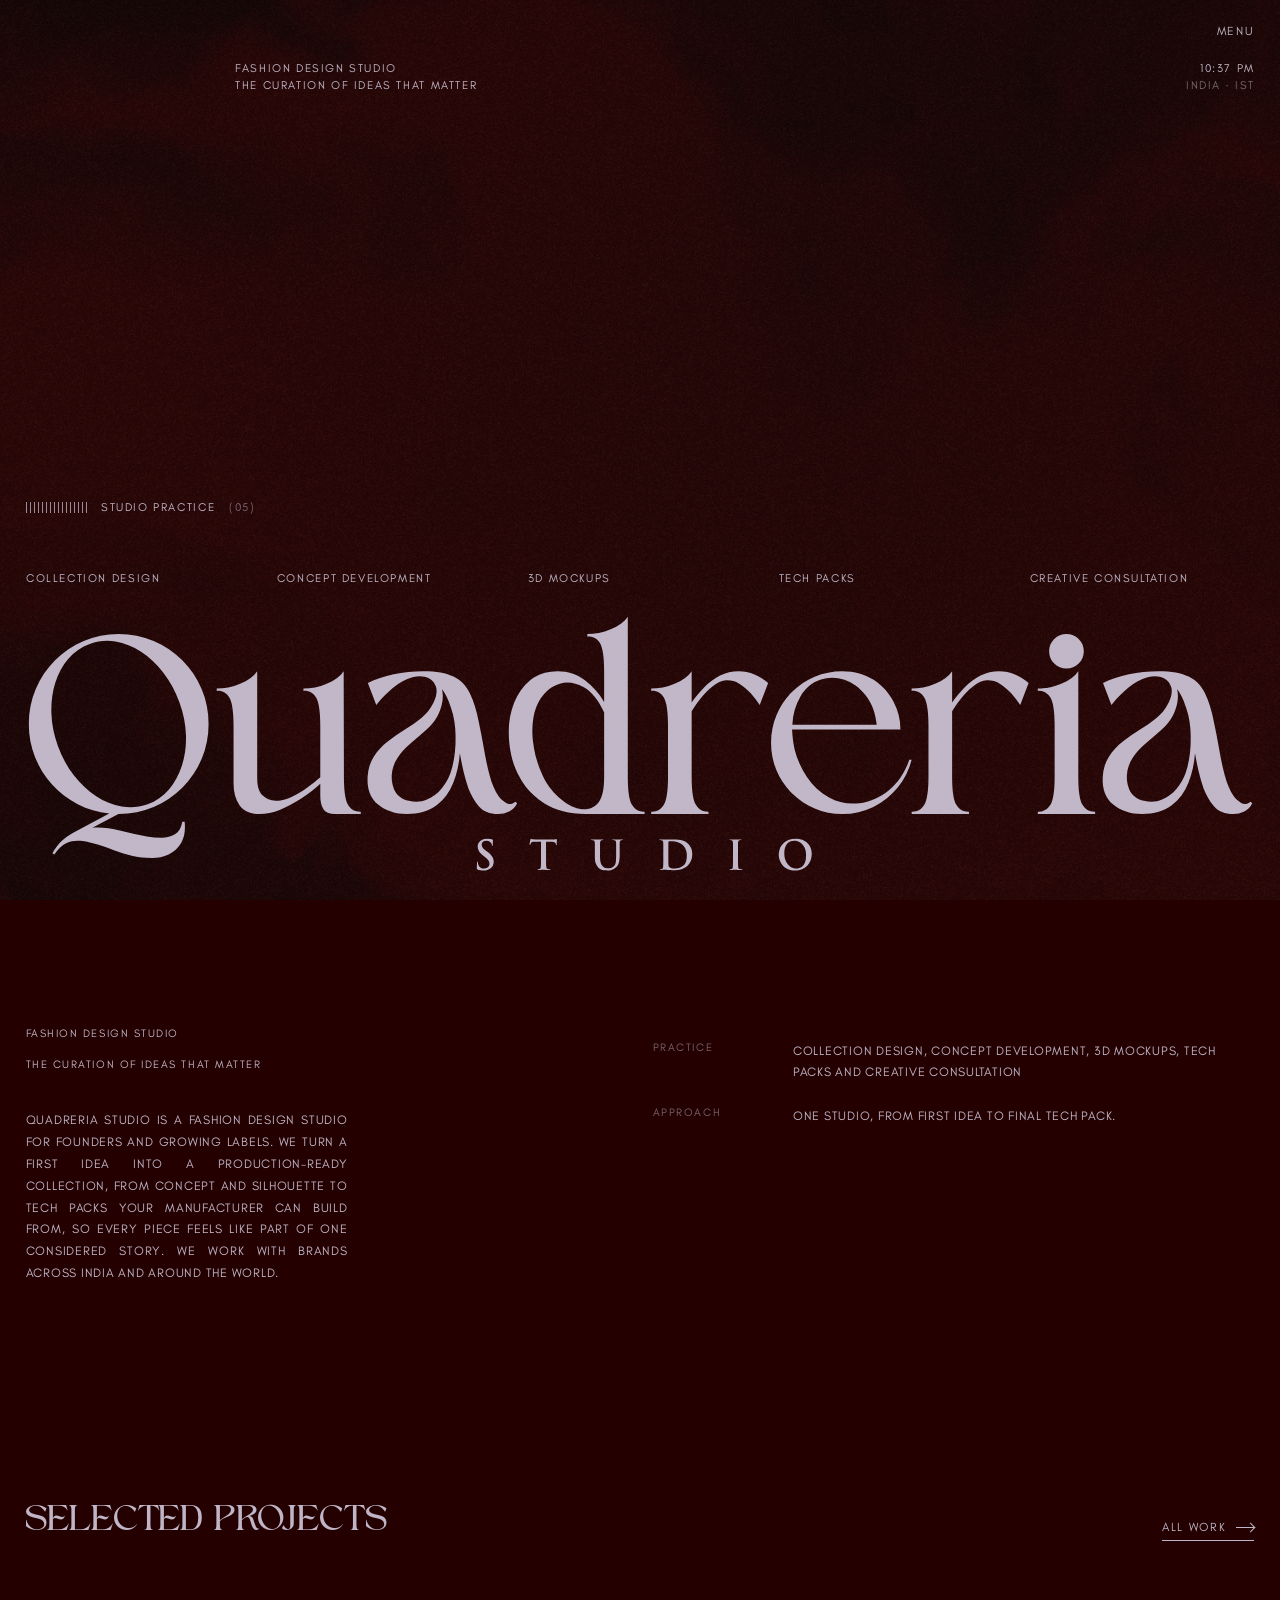
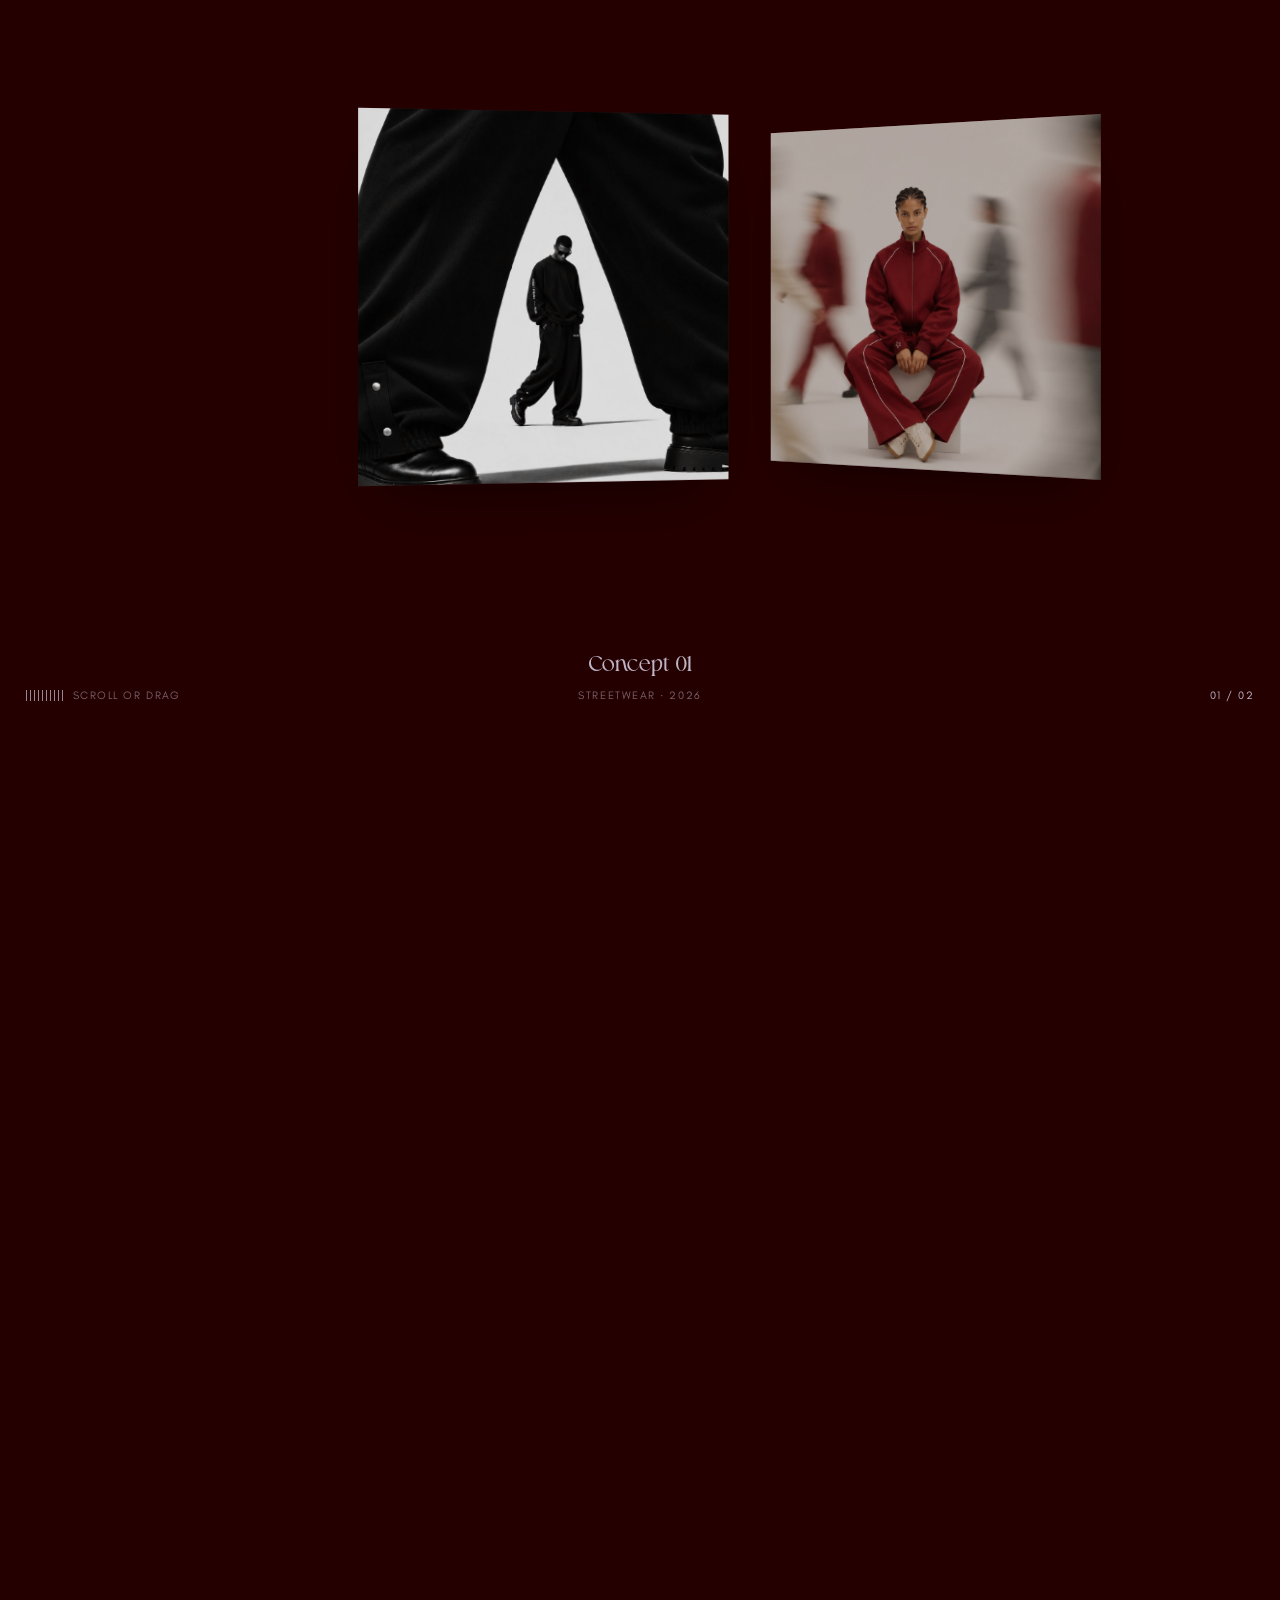
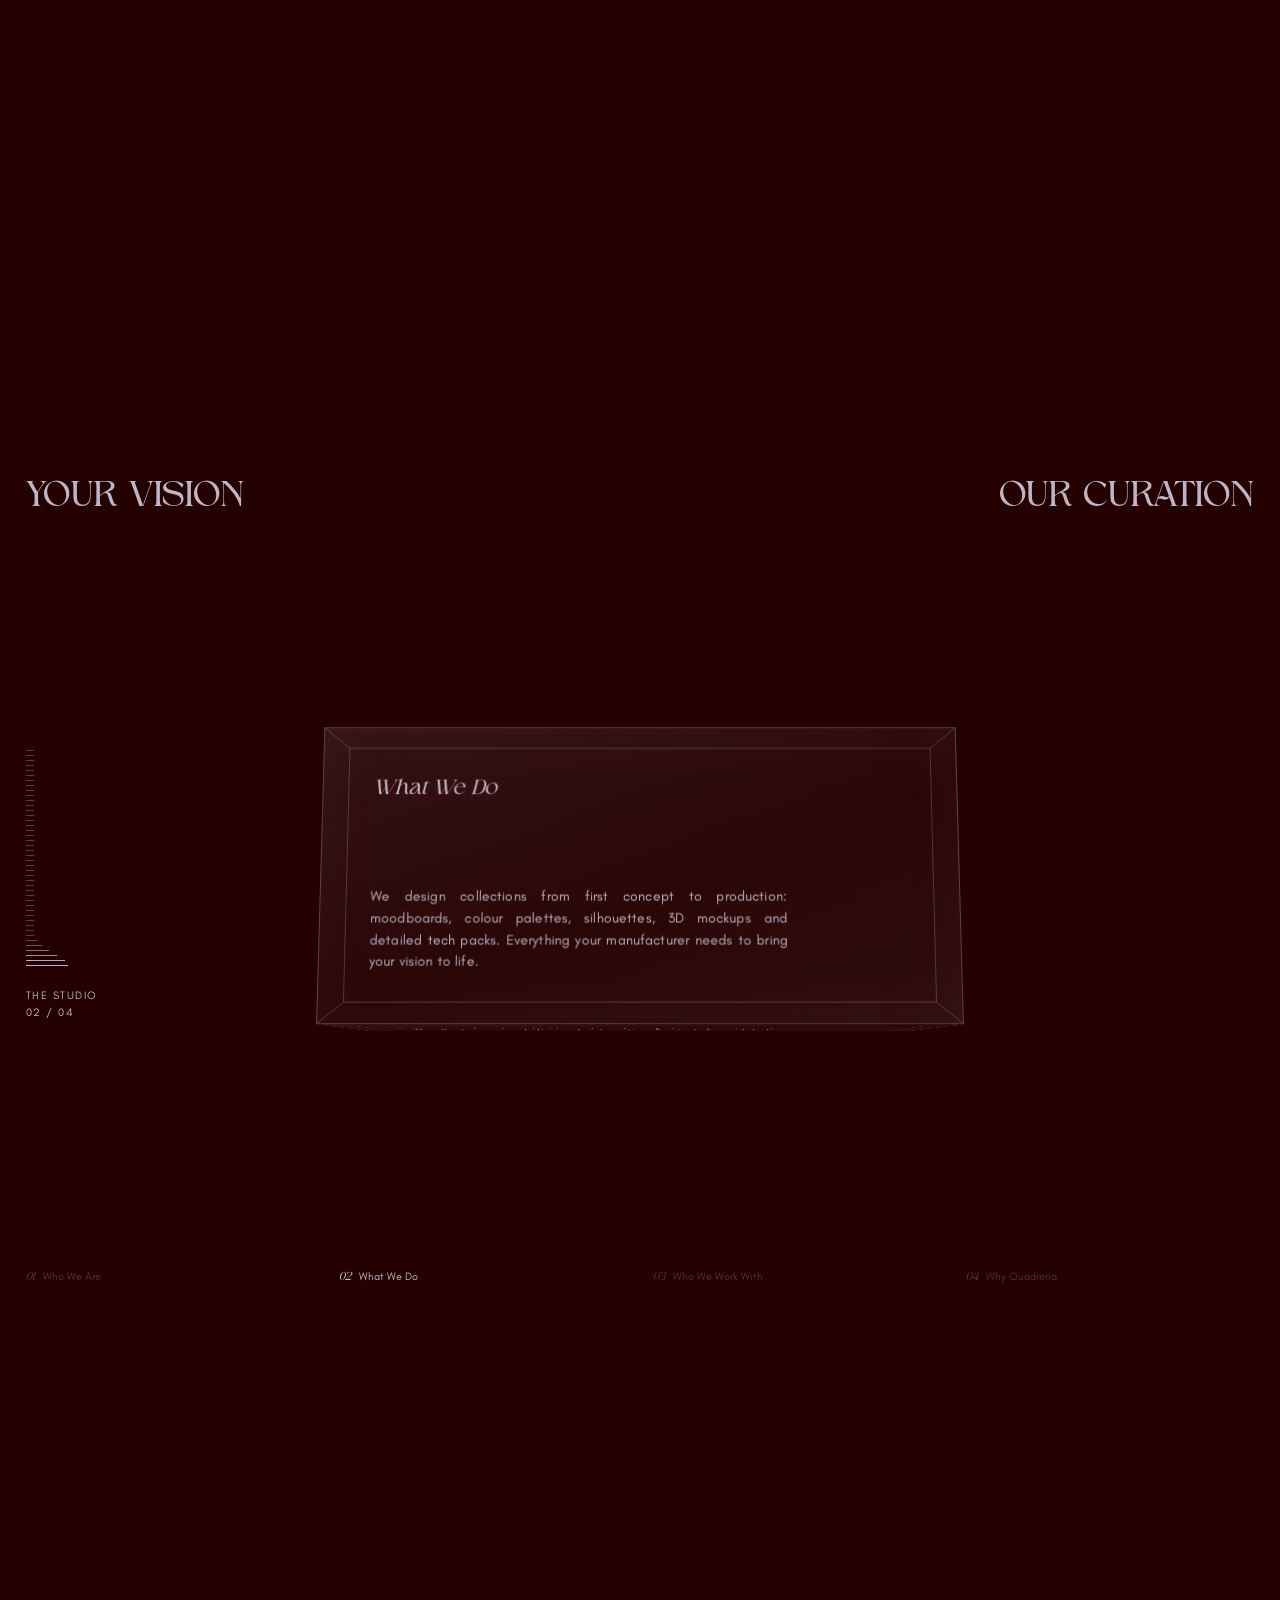
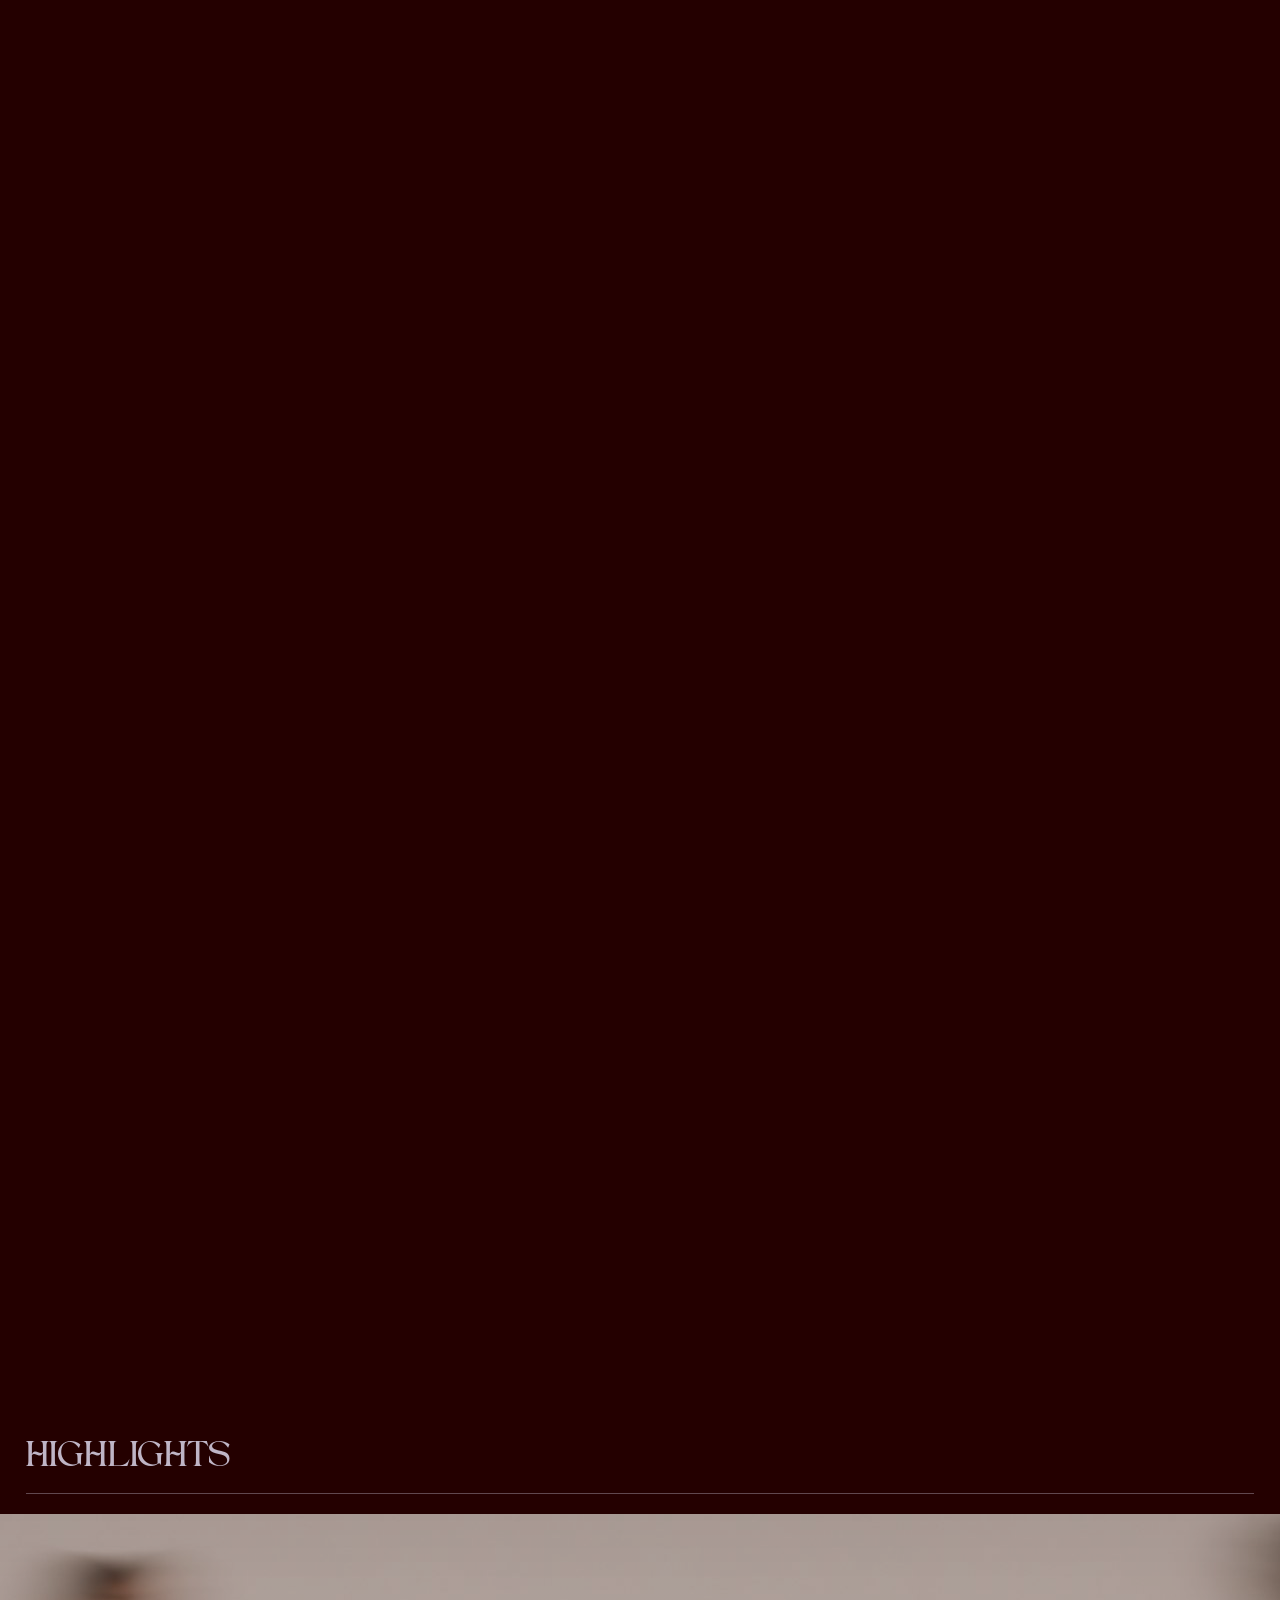
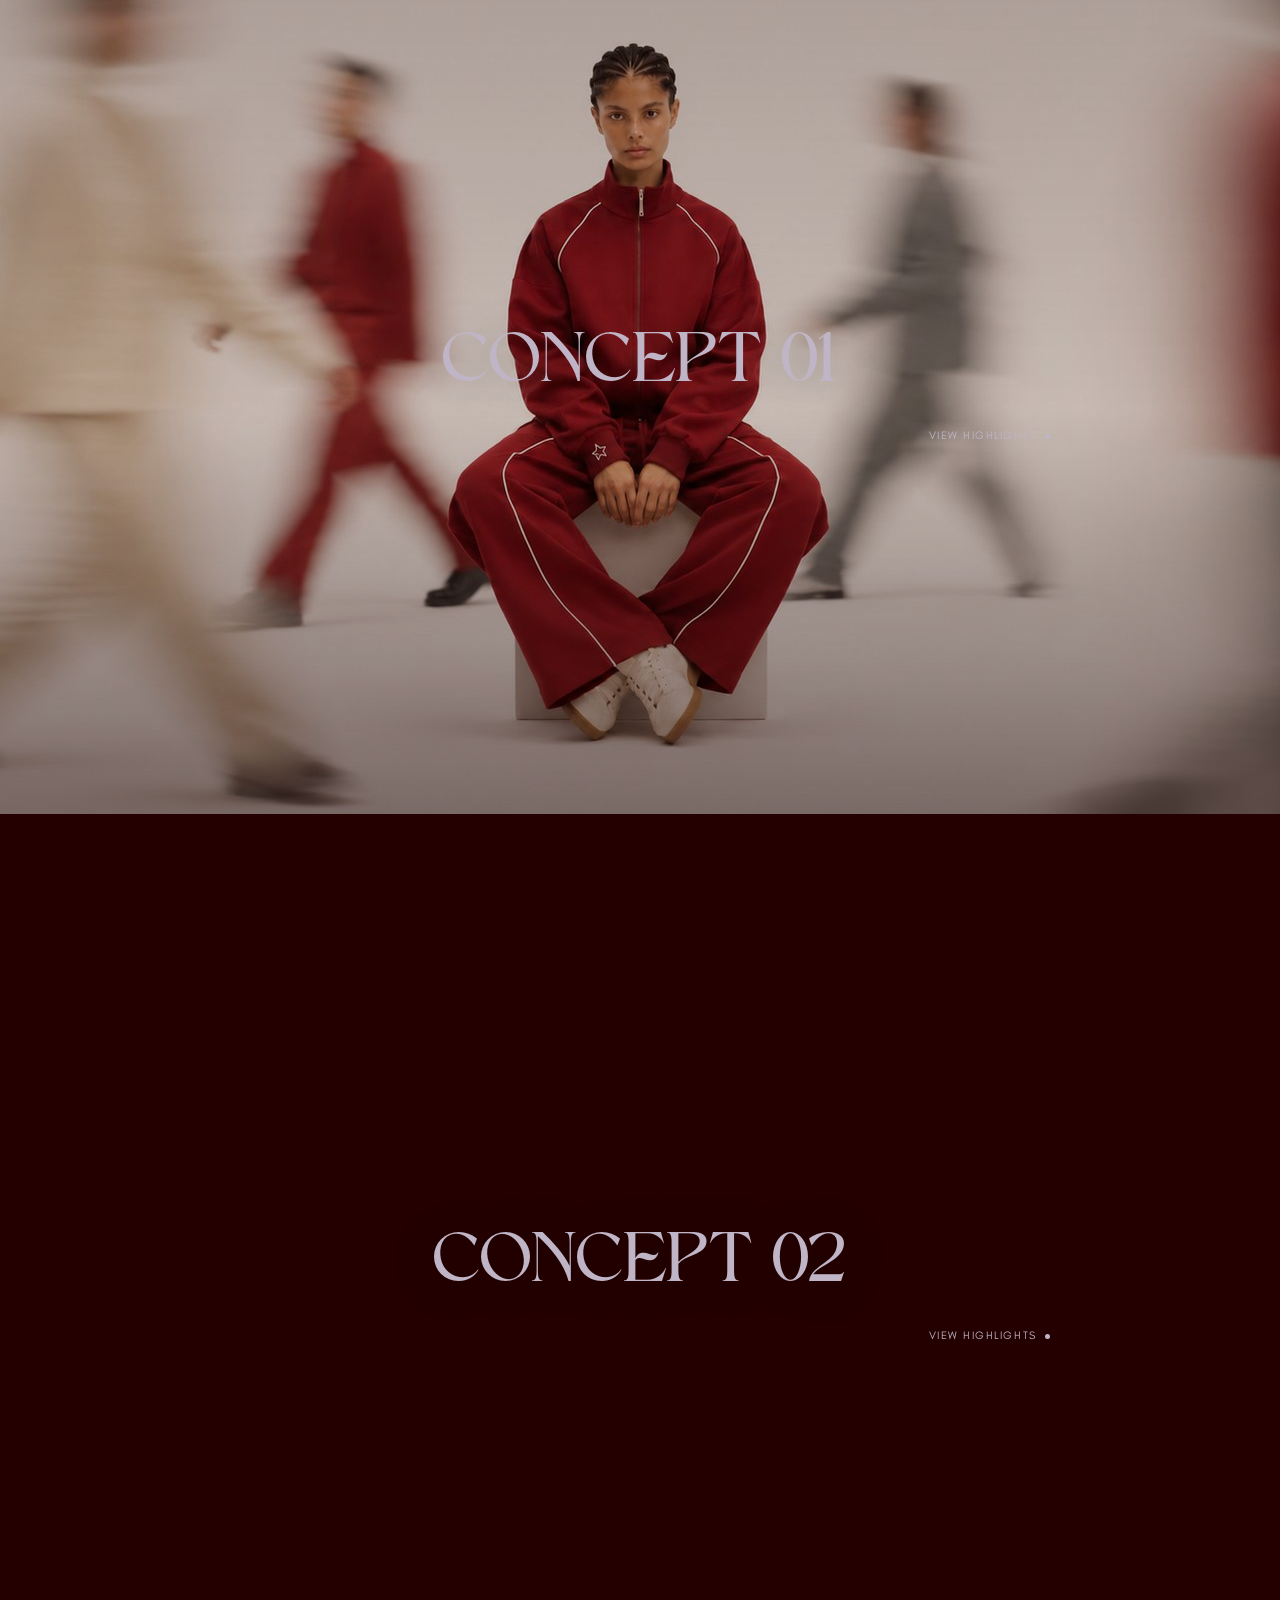
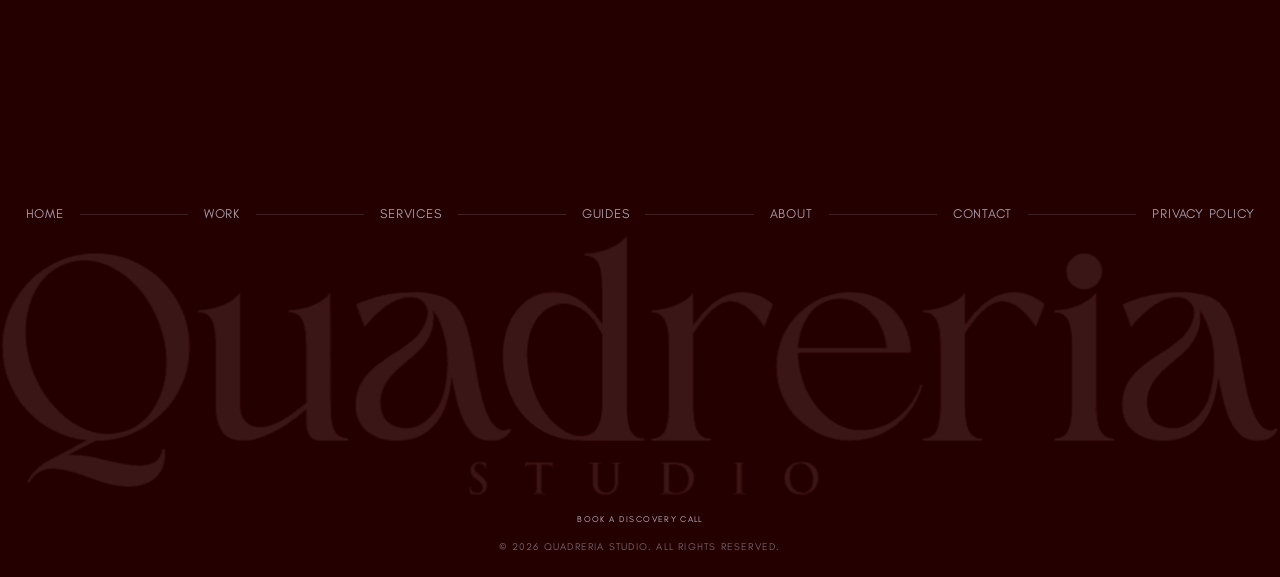
<file: index.html>
<!doctype html>
<html lang="en">
<head>
<meta charset="utf-8">
<meta name="viewport" content="width=device-width, initial-scale=1, viewport-fit=cover">
<title>Quadreria Studio — Fashion Design Studio</title>
<meta name="description" content="Quadreria Studio is a fashion design studio for founders and growing labels. We turn a first idea into a production-ready collection, from concept and silhouette to tech packs.">
<meta name="theme-color" content="#240000">
<link rel="canonical" href="https://quadreria.studio/">
<meta property="og:type" content="website">
<meta property="og:site_name" content="Quadreria Studio">
<meta property="og:title" content="Quadreria Studio — Fashion Design Studio">
<meta property="og:description" content="Quadreria Studio is a fashion design studio for founders and growing labels. We turn a first idea into a production-ready collection, from concept and silhouette to tech packs.">
<meta property="og:url" content="https://quadreria.studio/">
<meta property="og:image" content="https://quadreria.studio/assets/images/projects/project-01/highlight.jpg">
<meta name="twitter:card" content="summary_large_image">
<link rel="icon" href="assets/brand/favicon.svg" type="image/svg+xml">
<link rel="icon" href="assets/brand/favicon-64.png" type="image/png" sizes="64x64">
<link rel="apple-touch-icon" href="assets/brand/apple-touch-icon.png">
<link rel="preload" href="assets/fonts/higuen-serif.woff2" as="font" type="font/woff2" crossorigin>
<link rel="preload" href="assets/fonts/glacial-indifference-regular.woff2" as="font" type="font/woff2" crossorigin>
<link rel="stylesheet" href="assets/css/style.css">
</head>
<body class="page-home">
<canvas id="bg" aria-hidden="true"></canvas>
<div class="curtain" aria-hidden="true"></div>
<a class="sr-only" href="#main">Skip to content</a>

<header class="site-header">
  <a class="brand" href="index.html" aria-label="Quadreria Studio — home"><img src="assets/brand/logo-side-lilac.svg" alt="Quadreria Studio" width="150" height="32"></a>
  <button class="menu-toggle" aria-expanded="false" aria-controls="menu"><span>Menu</span><span>Close</span></button>
</header>

<nav class="menu" id="menu" aria-hidden="true" aria-label="Main">
  <ul class="menu__list">
      <!-- <li class="menu__item"><span class="menu__num">(01)</span><a class="menu__link is-current" href="index.html" data-name="Home"><span class="base">Home</span><span class="alt">home</span></a></li> -->
      <li class="menu__item"><span class="menu__num">(01)</span><a class="menu__link" href="work.html" data-name="Work"><span class="base">Work</span><span class="alt">work</span></a></li>
      <li class="menu__item"><span class="menu__num">(02)</span><a class="menu__link" href="services.html" data-name="Services"><span class="base">Services</span><span class="alt">services</span></a></li>
      <li class="menu__item"><span class="menu__num">(03)</span><a class="menu__link" href="guides.html" data-name="Guides"><span class="base">Guides</span><span class="alt">guides</span></a></li>
      <li class="menu__item"><span class="menu__num">(04)</span><a class="menu__link" href="about.html" data-name="About"><span class="base">About</span><span class="alt">about</span></a></li>
      <li class="menu__item"><span class="menu__num">(05)</span><a class="menu__link" href="contact.html" data-name="Contact"><span class="base">Contact</span><span class="alt">contact</span></a></li>
  </ul>
  <div class="menu__preview">
    <div class="menu__frame">
        <!-- <img src="assets/images/menu/home.jpg" alt="" loading="lazy"> -->
        <img src="assets/images/menu/work.jpg" alt="" loading="lazy">
        <img src="assets/images/menu/services.jpg" alt="" loading="lazy">
        <img src="assets/images/menu/guides.jpg" alt="" loading="lazy">
        <img src="assets/images/menu/about.jpg" alt="" loading="lazy">
        <img src="assets/images/menu/contact.jpg" alt="" loading="lazy">
    </div>
    <div class="menu__caption label"><span class="menu__num-now">01 / 05</span><span class="menu__name-now">Work</span></div>
  </div>
  <div class="menu__foot label">
    <a class="nocase" href="mailto:hello@quadreria.studio">hello@quadreria.studio</a>
    <a href="https://www.instagram.com/quadreria.studio/" target="_blank" rel="noopener">(IG) quadreria.studio</a>
    <a href="https://topmate.io/ayushisingla/2372223?utm_source=public_profile&utm_campaign=ayushisingla" data-booking>Book a Discovery Call</a>
    <span>Local time (IST) <span data-clock></span></span>
  </div>
</nav>

<main id="main">

<!-- Section 1 · Hero -->
<section class="hero" aria-label="Introduction">
  <div class="hero__top">
    <div class="hero__studio label"><div>Fashion Design Studio</div><div>The Curation of Ideas That Matter</div></div>
    <div class="hero__clock label"><span data-clock></span><br><span class="label--dim">India · IST</span></div>
  </div>
  <div class="hero__mid">
    <div class="hero__bar label"><span class="ticks" aria-hidden="true"><i></i><i></i><i></i><i></i><i></i><i></i><i></i><i></i><i></i><i></i><i></i><i></i><i></i><i></i><i></i><i></i></span><span>Studio Practice</span><span class="label--dim">(05)</span></div>
    <ul class="hero__practice label">
      <li>Collection Design</li><li>Concept Development</li><li>3D Mockups</li><li>Tech Packs</li><li>Creative Consultation</li>
    </ul>
  </div>
  <h1 class="hero__mark"><img src="assets/brand/logo-center-lilac.svg" alt="Quadreria Studio" width="2793" height="588"></h1>
</section>

<section class="intro" aria-label="About the studio">
  <div class="intro__left">
    <span class="label" data-reveal>Fashion Design Studio</span>
    <span class="label" data-reveal>The Curation of Ideas That Matter</span>
    <p class="copy" data-reveal>Quadreria Studio is a fashion design studio for founders and growing labels. We turn a first idea into a production-ready collection, from concept and silhouette to tech packs your manufacturer can build from, so every piece feels like part of one considered story. We work with brands across India and around the world.</p>
  </div>
  <dl class="intro__right">
    <dt class="label" data-reveal>Practice</dt><dd data-reveal>Collection design, concept development, 3D mockups, tech packs and creative consultation</dd>
    <dt class="label" data-reveal>Approach</dt><dd data-reveal>One studio, from first idea to final tech pack.</dd>
  </dl>
</section>

<!-- Section 2 · Project carousel -->
<section class="showcase" aria-label="Selected projects">
  <div class="showcase__stage">
    <div class="showcase__head">
      <h2>Selected Projects</h2>
      <a class="link-u" href="work.html">All work <span class="arrow"></span></a>
    </div>
    <div class="showcase__ring"></div>
    <div class="showcase__foot">
      <div class="showcase__hint label label--dim"><span class="ticks" aria-hidden="true"><i></i><i></i><i></i><i></i><i></i><i></i><i></i><i></i><i></i><i></i></span> Scroll or drag</div>
      <div class="showcase__title"><h3>&nbsp;</h3><span class="label label--dim"></span></div>
      <div class="showcase__count label">01 / 05</div>
    </div>
  </div>
</section>

<!-- Section 3 · Cuboid -->
<section class="cuboid" aria-label="The studio">
  <div class="cuboid__stage">
    <h2 class="cuboid__top"><span>Your Vision</span><span>Our Curation</span></h2>
    <div class="cuboid__scale" aria-hidden="true"></div>
    <div class="cuboid__meta label">The Studio<br><span class="cuboid__count">01 / 04</span></div>
    <div class="cuboid__scene">
      <div class="prism">
        <div class="face">
          <svg class="face__bevel" viewBox="0 0 100 100" preserveAspectRatio="none" aria-hidden="true"><rect x="4" y="7" width="92" height="86"/><line x1="0" y1="0" x2="4" y2="7"/><line x1="100" y1="0" x2="96" y2="7"/><line x1="0" y1="100" x2="4" y2="93"/><line x1="100" y1="100" x2="96" y2="93"/></svg>
          <div class="face__inner"><h3>Who We Are</h3><p>Quadreria Studio is a fashion design studio that turns founders’ ideas into complete collections. Our name comes from the Italian word for a curated gallery, and every collection we create is curated with the same care.</p></div>
        </div><div class="face">
          <svg class="face__bevel" viewBox="0 0 100 100" preserveAspectRatio="none" aria-hidden="true"><rect x="4" y="7" width="92" height="86"/><line x1="0" y1="0" x2="4" y2="7"/><line x1="100" y1="0" x2="96" y2="7"/><line x1="0" y1="100" x2="4" y2="93"/><line x1="100" y1="100" x2="96" y2="93"/></svg>
          <div class="face__inner"><h3>What We Do</h3><p>We design collections from first concept to production: moodboards, colour palettes, silhouettes, 3D mockups and detailed tech packs. Everything your manufacturer needs to bring your vision to life.</p></div>
        </div><div class="face">
          <svg class="face__bevel" viewBox="0 0 100 100" preserveAspectRatio="none" aria-hidden="true"><rect x="4" y="7" width="92" height="86"/><line x1="0" y1="0" x2="4" y2="7"/><line x1="100" y1="0" x2="96" y2="7"/><line x1="0" y1="100" x2="4" y2="93"/><line x1="100" y1="100" x2="96" y2="93"/></svg>
          <div class="face__inner"><h3>Who We Work With</h3><p>Early-stage founders building their first fashion brand, and established labels developing a new seasonal collection. We work with clients across India and internationally, including global founders.</p></div>
        </div><div class="face">
          <svg class="face__bevel" viewBox="0 0 100 100" preserveAspectRatio="none" aria-hidden="true"><rect x="4" y="7" width="92" height="86"/><line x1="0" y1="0" x2="4" y2="7"/><line x1="100" y1="0" x2="96" y2="7"/><line x1="0" y1="100" x2="4" y2="93"/><line x1="100" y1="100" x2="96" y2="93"/></svg>
          <div class="face__inner"><h3>Why Quadreria</h3><p>We listen closely, understand your market, and give every design decision a clear reason. Backed by years in sampling and production, we create collections that are distinctive, sellable and ready to build.</p></div>
        </div>
      </div>
    </div>
    <div class="cuboid__tabs label">
      <button><em>01</em> Who We Are</button><button><em>02</em> What We Do</button><button><em>03</em> Who We Work With</button><button><em>04</em> Why Quadreria</button>
    </div>
  </div>
</section>

<!-- Section 4 · Highlights -->
<section class="highlights" aria-label="Highlights">
  <div class="highlights__head"><h2 data-reveal>Highlights</h2></div>
  <div class="hl">
    <div class="hl__bg"><div class="hl__sticky"><div class="morph hl__morph"></div><div class="hl__veil"></div></div></div>
    <div class="hl__blocks"></div>
  </div>

</section>

</main>

<footer class="site-footer">
  <nav class="footer-nav" aria-label="Footer"><a href="index.html">Home</a><span class="r"></span><a href="work.html">Work</a><span class="r"></span><a href="services.html">Services</a><span class="r"></span><a href="guides.html">Guides</a><span class="r"></span><a href="about.html">About</a><span class="r"></span><a href="contact.html">Contact</a><span class="r"></span><a href="privacy-policy.html">Privacy Policy</a></nav>
  <svg class="footer-mark" viewBox="45 86 2795 578" aria-label="Quadreria Studio" role="img">
    <defs>
      <filter id="liquid" filterUnits="userSpaceOnUse" x="0" y="0" width="2880" height="810">
        <feTurbulence id="turb" type="fractalNoise" baseFrequency="0.0022 0.010" numOctaves="1" seed="4" result="noise"/>
        <feDisplacementMap id="disp" in="SourceGraphic" in2="noise" scale="150" xChannelSelector="R" yChannelSelector="G" result="warp"/>
        <!-- colour fringes on the edges: black one side, lilac the other -->
        <feFlood flood-color="#050000" result="tealC"/>
        <feComposite in="tealC" in2="warp" operator="in" result="teal"/>
        <feOffset id="offT" in="teal" dx="16" dy="2" result="tealO"/>
        <feFlood flood-color="#bfb5c6" flood-opacity="0.55" result="goldC"/>
        <feComposite in="goldC" in2="warp" operator="in" result="gold"/>
        <feOffset id="offG" in="gold" dx="-16" dy="-2" result="goldO"/>
        <feComponentTransfer id="fringeFade" in="tealO" result="tealF"><feFuncA type="linear" slope="1"/></feComponentTransfer>
        <feComponentTransfer id="fringeFade2" in="goldO" result="goldF"><feFuncA type="linear" slope="1"/></feComponentTransfer>
        <feMerge><feMergeNode in="goldF"/><feMergeNode in="tealF"/><feMergeNode in="warp"/></feMerge>
      </filter>
<g/><clipPath id="e8bc8dba9f"><rect x="0" width="2803" y="0" height="602"/></clipPath><clipPath id="1dfb3f0198"><path d="M 9 0.28125 L 49 0.28125 L 49 73 L 9 73 Z M 9 0.28125 " clip-rule="nonzero"/></clipPath><clipPath id="8f8f2062d3"><path d="M 130 0.28125 L 193 0.28125 L 193 72 L 130 72 Z M 130 0.28125 " clip-rule="nonzero"/></clipPath><clipPath id="2710d118dd"><path d="M 697 0.28125 L 773 0.28125 L 773 73 L 697 73 Z M 697 0.28125 " clip-rule="nonzero"/></clipPath><clipPath id="4fb71b73e6"><rect x="0" width="853" y="0" height="95"/></clipPath>
    </defs>
    <g filter="url(#liquid)"><g transform="matrix(1, 0, 0, 1, 47, 92)"><g clip-path="url(#e8bc8dba9f)"><g fill="var(--mark)" fill-opacity="1"><g transform="translate(2.786605, 449.956348)"><g><path d="M 204.6875 -409.359375 C 176.351562 -409.359375 149.816406 -404.070312 125.078125 -393.5 C 100.347656 -382.925781 78.601562 -368.265625 59.84375 -349.515625 C 41.09375 -330.765625 26.429688 -309.019531 15.859375 -284.28125 C 5.285156 -259.539062 0 -233.007812 0 -204.6875 C 0 -178.351562 4.6875 -153.414062 14.0625 -129.875 C 23.4375 -106.332031 36.398438 -85.382812 52.953125 -67.03125 C 69.515625 -48.675781 88.96875 -33.8125 111.3125 -22.4375 C 133.65625 -11.070312 157.597656 -3.992188 183.140625 -1.203125 L 101.140625 42.5 C 90.765625 48.082031 81.785156 54.5625 74.203125 61.9375 C 66.628906 69.320312 59.847656 78.398438 53.859375 89.171875 L 58.046875 92.171875 C 67.222656 79.003906 76.597656 70.222656 86.171875 65.828125 C 95.753906 61.441406 106.226562 59.847656 117.59375 61.046875 C 128.96875 62.242188 141.4375 64.835938 155 68.828125 C 168.164062 72.816406 181.132812 77.300781 193.90625 82.28125 C 206.675781 87.269531 220.140625 91.460938 234.296875 94.859375 C 248.460938 98.253906 263.925781 99.953125 280.6875 99.953125 C 293.851562 99.953125 306.421875 97.253906 318.390625 91.859375 C 330.359375 86.472656 339.929688 77.695312 347.109375 65.53125 C 354.296875 53.363281 356.894531 37.304688 354.90625 17.359375 L 349.515625 17.359375 C 347.117188 31.316406 341.53125 40.890625 332.75 46.078125 C 323.976562 51.265625 313.90625 53.859375 302.53125 53.859375 C 291.164062 53.859375 279.894531 52.863281 268.71875 50.875 C 248.375 47.28125 227.828125 42.789062 207.078125 37.40625 C 186.328125 32.019531 165.578125 29.925781 144.828125 31.125 L 204.078125 0 L 204.6875 0 C 233.007812 0 259.539062 -5.285156 284.28125 -15.859375 C 309.019531 -26.429688 330.765625 -41.09375 349.515625 -59.84375 C 368.265625 -78.601562 382.925781 -100.347656 393.5 -125.078125 C 404.070312 -149.816406 409.359375 -176.351562 409.359375 -204.6875 C 409.359375 -233.007812 404.070312 -259.539062 393.5 -284.28125 C 382.925781 -309.019531 368.265625 -330.765625 349.515625 -349.515625 C 330.765625 -368.265625 309.019531 -382.925781 284.28125 -393.5 C 259.539062 -404.070312 233.007812 -409.359375 204.6875 -409.359375 Z M 138.84375 -386.625 C 158 -393.800781 177.550781 -395.691406 197.5 -392.296875 C 217.445312 -388.910156 236.796875 -381.132812 255.546875 -368.96875 C 274.304688 -356.800781 291.265625 -340.941406 306.421875 -321.390625 C 321.585938 -301.835938 333.757812 -279.492188 342.9375 -254.359375 C 352.113281 -229.222656 357.097656 -204.382812 357.890625 -179.84375 C 358.691406 -155.300781 355.695312 -132.359375 348.90625 -111.015625 C 342.125 -89.671875 332.148438 -71.21875 318.984375 -55.65625 C 305.816406 -40.09375 289.660156 -28.921875 270.515625 -22.140625 C 251.359375 -15.359375 231.707031 -13.660156 211.5625 -17.046875 C 191.414062 -20.441406 172.066406 -28.222656 153.515625 -40.390625 C 134.960938 -52.566406 118.101562 -68.328125 102.9375 -87.671875 C 87.78125 -107.023438 75.613281 -129.269531 66.4375 -154.40625 C 57.257812 -179.539062 52.269531 -204.476562 51.46875 -229.21875 C 50.664062 -253.957031 53.554688 -276.898438 60.140625 -298.046875 C 66.722656 -319.191406 76.695312 -337.546875 90.0625 -353.109375 C 103.4375 -368.671875 119.695312 -379.84375 138.84375 -386.625 Z M 138.84375 -386.625 "/></g></g></g><g fill="var(--mark)" fill-opacity="1"><g transform="translate(430.699465, 449.956348)"><g><path d="M 38.296875 -200.5 C 38.296875 -232.414062 35.101562 -253.859375 28.71875 -264.828125 C 22.34375 -275.796875 12.769531 -280.882812 0 -280.09375 L 0 -285.484375 C 17.550781 -285.484375 35.304688 -289.171875 53.265625 -296.546875 C 71.222656 -303.929688 84.191406 -313.410156 92.171875 -324.984375 L 92.171875 -81.390625 C 92.171875 -63.441406 96.160156 -50.472656 104.140625 -42.484375 C 112.117188 -34.503906 122.09375 -30.316406 134.0625 -29.921875 C 146.03125 -29.921875 158.097656 -32.8125 170.265625 -38.59375 C 182.429688 -44.382812 194.203125 -51.46875 205.578125 -59.84375 C 216.953125 -68.226562 227.023438 -76.207031 235.796875 -83.78125 L 235.796875 -200.5 C 235.796875 -232.414062 232.601562 -253.859375 226.21875 -264.828125 C 219.84375 -275.796875 210.269531 -280.882812 197.5 -280.09375 L 197.5 -285.484375 C 215.050781 -285.484375 232.703125 -289.171875 250.453125 -296.546875 C 268.210938 -303.929688 281.082031 -313.410156 289.0625 -324.984375 L 289.671875 -77.796875 C 290.066406 -48.671875 293.457031 -29.21875 299.84375 -19.4375 C 306.226562 -9.664062 315.601562 -4.984375 327.96875 -5.390625 L 327.96875 0 L 269.921875 0 C 256.347656 0 247.265625 -3.789062 242.671875 -11.375 C 238.085938 -18.957031 235.796875 -28.734375 235.796875 -40.703125 L 235.796875 -68.828125 C 223.429688 -57.253906 209.269531 -46.179688 193.3125 -35.609375 C 177.351562 -25.035156 161.09375 -16.457031 144.53125 -9.875 C 127.976562 -3.289062 112.316406 0 97.546875 0 C 76.003906 0 60.742188 -6.679688 51.765625 -20.046875 C 42.785156 -33.410156 38.296875 -49.867188 38.296875 -69.421875 Z M 38.296875 -200.5 "/></g></g></g><g fill="var(--mark)" fill-opacity="1"><g transform="translate(774.22666, 449.956348)"><g><path d="M 340.53125 -24.53125 C 336.144531 -15.757812 330.0625 -9.476562 322.28125 -5.6875 C 314.5 -1.894531 306.222656 0 297.453125 0 C 277.898438 0 263.132812 -5.882812 253.15625 -17.65625 C 243.1875 -29.425781 235.207031 -43.289062 229.21875 -59.25 C 225.226562 -70.820312 221.632812 -83.390625 218.4375 -96.953125 C 215.25 -110.515625 212.457031 -124.28125 210.0625 -138.25 C 208.46875 -114.707031 203.476562 -92.363281 195.09375 -71.21875 C 186.71875 -50.070312 174.050781 -32.914062 157.09375 -19.75 C 140.144531 -6.582031 117.503906 0 89.171875 0 C 63.234375 0 41.488281 -7.179688 23.9375 -21.546875 C 6.382812 -35.910156 -1.59375 -57.054688 0 -84.984375 C 1.195312 -102.941406 5.984375 -118.300781 14.359375 -131.0625 C 22.742188 -143.832031 33.21875 -155.101562 45.78125 -164.875 C 58.351562 -174.65625 71.421875 -183.734375 84.984375 -192.109375 C 98.546875 -200.492188 111.015625 -209.273438 122.390625 -218.453125 C 133.765625 -227.628906 142.441406 -238.203125 148.421875 -250.171875 C 157.203125 -266.921875 159.394531 -280.679688 155 -291.453125 C 150.613281 -302.234375 142.335938 -309.117188 130.171875 -312.109375 C 118.003906 -315.097656 104.335938 -313.203125 89.171875 -306.421875 C 75.210938 -300.035156 61.847656 -290.957031 49.078125 -279.1875 C 36.304688 -267.414062 26.53125 -256.941406 19.75 -247.765625 L 0.59375 -298.046875 C 18.15625 -306.421875 37.804688 -313.003906 59.546875 -317.796875 C 81.296875 -322.585938 103.738281 -324.984375 126.875 -324.984375 C 156.40625 -324.984375 179.347656 -320.890625 195.703125 -312.703125 C 212.066406 -304.523438 224.4375 -291.859375 232.8125 -274.703125 C 241.1875 -257.546875 247.96875 -235.800781 253.15625 -209.46875 C 257.539062 -189.125 261.53125 -168.375 265.125 -147.21875 C 268.71875 -126.070312 273.007812 -106.222656 278 -87.671875 C 282.988281 -69.117188 289.671875 -53.460938 298.046875 -40.703125 C 301.640625 -35.109375 307.125 -30.117188 314.5 -25.734375 C 321.882812 -21.347656 329.164062 -22.144531 336.34375 -28.125 Z M 194.5 -226.234375 C 191.707031 -237.003906 188.316406 -247.375 184.328125 -257.34375 C 180.335938 -267.320312 175.351562 -276.101562 169.375 -283.6875 C 171.769531 -273.707031 171.867188 -263.226562 169.671875 -252.25 C 167.472656 -241.28125 163.984375 -231.609375 159.203125 -223.234375 C 152.816406 -211.660156 144.535156 -201.285156 134.359375 -192.109375 C 124.179688 -182.929688 113.707031 -173.953125 102.9375 -165.171875 C 92.164062 -156.398438 82.488281 -146.726562 73.90625 -136.15625 C 65.332031 -125.582031 59.445312 -113.113281 56.25 -98.75 C 53.457031 -83.988281 54.753906 -69.921875 60.140625 -56.546875 C 65.535156 -43.179688 76.8125 -34.304688 93.96875 -29.921875 C 108.726562 -26.328125 122.488281 -27.320312 135.25 -32.90625 C 148.019531 -38.5 158.992188 -46.78125 168.171875 -57.75 C 177.347656 -68.726562 184.128906 -80.398438 188.515625 -92.765625 C 195.304688 -112.316406 199.195312 -134.5625 200.1875 -159.5 C 201.1875 -184.4375 199.289062 -206.679688 194.5 -226.234375 Z M 194.5 -226.234375 "/></g></g></g><g fill="var(--mark)" fill-opacity="1"><g transform="translate(1095.610151, 449.956348)"><g><path d="M 271.109375 -84.390625 C 271.109375 -52.867188 274.300781 -31.71875 280.6875 -20.9375 C 287.070312 -10.164062 296.648438 -4.984375 309.421875 -5.390625 L 309.421875 0 L 175.359375 0 C 138.253906 0 106.632812 -8.175781 80.5 -24.53125 C 54.363281 -40.894531 34.410156 -63.238281 20.640625 -91.5625 C 6.878906 -119.894531 0 -152.015625 0 -187.921875 C 0 -210.265625 4.085938 -231.910156 12.265625 -252.859375 C 20.441406 -273.804688 32.8125 -291.0625 49.375 -304.625 C 65.9375 -318.195312 86.582031 -324.984375 111.3125 -324.984375 C 134.851562 -324.984375 155.601562 -318.097656 173.5625 -304.328125 C 191.519531 -290.566406 206.082031 -274.109375 217.25 -254.953125 L 217.25 -324.984375 C 217.25 -356.898438 214.054688 -378.242188 207.671875 -389.015625 C 201.285156 -399.785156 191.710938 -404.773438 178.953125 -403.984375 L 178.953125 -409.359375 C 196.503906 -409.359375 214.253906 -413.046875 232.203125 -420.421875 C 250.160156 -427.804688 263.128906 -437.285156 271.109375 -448.859375 Z M 217.25 -84.390625 L 217.25 -231.015625 C 204.082031 -259.335938 188.320312 -278.585938 169.96875 -288.765625 C 151.613281 -298.941406 133.757812 -301.535156 116.40625 -296.546875 C 99.050781 -291.554688 84.585938 -280.484375 73.015625 -263.328125 C 64.640625 -250.566406 59.050781 -236.003906 56.25 -219.640625 C 53.457031 -203.285156 52.957031 -186.328125 54.75 -168.765625 C 56.550781 -151.210938 60.046875 -134.359375 65.234375 -118.203125 C 70.421875 -102.046875 76.601562 -87.582031 83.78125 -74.8125 C 94.5625 -56.457031 108.226562 -41.191406 124.78125 -29.015625 C 141.34375 -16.847656 157.003906 -10.765625 171.765625 -10.765625 C 186.523438 -10.765625 197.796875 -16.453125 205.578125 -27.828125 C 213.359375 -39.203125 217.25 -58.054688 217.25 -84.390625 Z M 217.25 -84.390625 "/></g></g></g><g fill="var(--mark)" fill-opacity="1"><g transform="translate(1419.986103, 449.956348)"><g><path d="M 92.171875 -84.390625 C 92.171875 -52.867188 95.359375 -31.71875 101.734375 -20.9375 C 108.117188 -10.164062 117.695312 -4.984375 130.46875 -5.390625 L 130.46875 0 L 0 0 L 0 -5.390625 C 12.769531 -4.984375 22.34375 -10.164062 28.71875 -20.9375 C 35.101562 -31.71875 38.296875 -52.867188 38.296875 -84.390625 L 38.296875 -200.5 C 38.296875 -232.414062 35.101562 -253.859375 28.71875 -264.828125 C 22.34375 -275.796875 12.769531 -280.882812 0 -280.09375 L 0 -285.484375 C 17.550781 -285.484375 35.304688 -289.171875 53.265625 -296.546875 C 71.222656 -303.929688 84.191406 -313.410156 92.171875 -324.984375 L 92.171875 -253.75 C 100.546875 -265.726562 110.117188 -277.203125 120.890625 -288.171875 C 131.660156 -299.140625 143.628906 -308.015625 156.796875 -314.796875 C 169.960938 -321.585938 184.128906 -324.984375 199.296875 -324.984375 C 211.660156 -324.984375 223.628906 -322.488281 235.203125 -317.5 C 246.773438 -312.507812 257.148438 -306.023438 266.328125 -298.046875 L 247.171875 -247.765625 C 241.191406 -256.941406 234.207031 -266.019531 226.21875 -275 C 218.238281 -283.976562 209.660156 -291.160156 200.484375 -296.546875 C 191.316406 -301.929688 181.546875 -304.425781 171.171875 -304.03125 C 160.796875 -303.632812 150.019531 -298.847656 138.84375 -289.671875 C 129.269531 -282.085938 120.492188 -273.109375 112.515625 -262.734375 C 104.535156 -252.359375 97.753906 -242.78125 92.171875 -234 Z M 92.171875 -84.390625 "/></g></g></g><g fill="var(--mark)" fill-opacity="1"><g transform="translate(1684.514012, 449.956348)"><g><path d="M 170.5625 -324.984375 C 198.5 -324.984375 222.34375 -318.398438 242.09375 -305.234375 C 261.84375 -292.066406 277.003906 -275.304688 287.578125 -254.953125 C 298.148438 -234.609375 303.234375 -213.660156 302.828125 -192.109375 C 262.128906 -192.109375 221.03125 -192.109375 179.53125 -192.109375 C 138.039062 -192.109375 96.945312 -192.109375 56.25 -192.109375 C 56.65625 -184.929688 57.253906 -177.75 58.046875 -170.5625 C 58.847656 -163.382812 60.046875 -156.003906 61.640625 -148.421875 C 67.222656 -125.679688 76.695312 -104.335938 90.0625 -84.390625 C 103.4375 -64.441406 120.296875 -48.78125 140.640625 -37.40625 C 160.992188 -26.03125 183.9375 -21.738281 209.46875 -24.53125 C 233.40625 -27.332031 255.847656 -37.207031 276.796875 -54.15625 C 297.742188 -71.113281 313.207031 -94.15625 323.1875 -123.28125 L 328.5625 -123.28125 C 322.582031 -99.75 312.007812 -78.703125 296.84375 -60.140625 C 281.6875 -41.585938 263.234375 -26.925781 241.484375 -16.15625 C 219.742188 -5.382812 196.101562 0 170.5625 0 C 148.21875 0 127.269531 -4.1875 107.71875 -12.5625 C 88.175781 -20.945312 70.921875 -32.519531 55.953125 -47.28125 C 40.992188 -62.039062 29.320312 -79.296875 20.9375 -99.046875 C 12.5625 -118.796875 8.375 -139.84375 8.375 -162.1875 C 8.375 -184.53125 12.5625 -205.578125 20.9375 -225.328125 C 29.320312 -245.078125 40.992188 -262.429688 55.953125 -277.390625 C 70.921875 -292.359375 88.175781 -304.03125 107.71875 -312.40625 C 127.269531 -320.789062 148.21875 -324.984375 170.5625 -324.984375 Z M 248.96875 -202.890625 C 246.175781 -230.015625 237.894531 -252.253906 224.125 -269.609375 C 210.363281 -286.972656 194.109375 -298.84375 175.359375 -305.21875 C 156.609375 -311.601562 138.253906 -311.609375 120.296875 -305.234375 C 101.546875 -298.847656 86.582031 -286.273438 75.40625 -267.515625 C 64.238281 -248.765625 58.054688 -227.222656 56.859375 -202.890625 Z M 248.96875 -202.890625 "/></g></g></g><g fill="var(--mark)" fill-opacity="1"><g transform="translate(2013.079174, 449.956348)"><g><path d="M 92.171875 -84.390625 C 92.171875 -52.867188 95.359375 -31.71875 101.734375 -20.9375 C 108.117188 -10.164062 117.695312 -4.984375 130.46875 -5.390625 L 130.46875 0 L 0 0 L 0 -5.390625 C 12.769531 -4.984375 22.34375 -10.164062 28.71875 -20.9375 C 35.101562 -31.71875 38.296875 -52.867188 38.296875 -84.390625 L 38.296875 -200.5 C 38.296875 -232.414062 35.101562 -253.859375 28.71875 -264.828125 C 22.34375 -275.796875 12.769531 -280.882812 0 -280.09375 L 0 -285.484375 C 17.550781 -285.484375 35.304688 -289.171875 53.265625 -296.546875 C 71.222656 -303.929688 84.191406 -313.410156 92.171875 -324.984375 L 92.171875 -253.75 C 100.546875 -265.726562 110.117188 -277.203125 120.890625 -288.171875 C 131.660156 -299.140625 143.628906 -308.015625 156.796875 -314.796875 C 169.960938 -321.585938 184.128906 -324.984375 199.296875 -324.984375 C 211.660156 -324.984375 223.628906 -322.488281 235.203125 -317.5 C 246.773438 -312.507812 257.148438 -306.023438 266.328125 -298.046875 L 247.171875 -247.765625 C 241.191406 -256.941406 234.207031 -266.019531 226.21875 -275 C 218.238281 -283.976562 209.660156 -291.160156 200.484375 -296.546875 C 191.316406 -301.929688 181.546875 -304.425781 171.171875 -304.03125 C 160.796875 -303.632812 150.019531 -298.847656 138.84375 -289.671875 C 129.269531 -282.085938 120.492188 -273.109375 112.515625 -262.734375 C 104.535156 -252.359375 97.753906 -242.78125 92.171875 -234 Z M 92.171875 -84.390625 "/></g></g></g><g fill="var(--mark)" fill-opacity="1"><g transform="translate(2300.349552, 449.956348)"><g><path d="M 92.171875 -84.390625 C 92.171875 -52.867188 95.359375 -31.71875 101.734375 -20.9375 C 108.117188 -10.164062 117.695312 -4.984375 130.46875 -5.390625 L 130.46875 0 L 0 0 L 0 -5.390625 C 12.769531 -4.984375 22.34375 -10.164062 28.71875 -20.9375 C 35.101562 -31.71875 38.296875 -52.867188 38.296875 -84.390625 L 38.296875 -200.5 C 38.296875 -232.414062 35.101562 -253.859375 28.71875 -264.828125 C 22.34375 -275.796875 12.769531 -280.882812 0 -280.09375 L 0 -285.484375 C 17.550781 -285.484375 35.304688 -289.171875 53.265625 -296.546875 C 71.222656 -303.929688 84.191406 -313.410156 92.171875 -324.984375 Z M 65.234375 -409.359375 C 76.003906 -409.359375 85.28125 -405.566406 93.0625 -397.984375 C 100.84375 -390.410156 104.734375 -381.238281 104.734375 -370.46875 C 104.734375 -359.289062 100.84375 -349.910156 93.0625 -342.328125 C 85.28125 -334.753906 76.003906 -330.96875 65.234375 -330.96875 C 54.460938 -330.96875 45.1875 -334.753906 37.40625 -342.328125 C 29.625 -349.910156 25.734375 -359.289062 25.734375 -370.46875 C 25.734375 -381.238281 29.625 -390.410156 37.40625 -397.984375 C 45.1875 -405.566406 54.460938 -409.359375 65.234375 -409.359375 Z M 65.234375 -409.359375 "/></g></g></g><g fill="var(--mark)" fill-opacity="1"><g transform="translate(2448.173843, 449.956348)"><g><path d="M 340.53125 -24.53125 C 336.144531 -15.757812 330.0625 -9.476562 322.28125 -5.6875 C 314.5 -1.894531 306.222656 0 297.453125 0 C 277.898438 0 263.132812 -5.882812 253.15625 -17.65625 C 243.1875 -29.425781 235.207031 -43.289062 229.21875 -59.25 C 225.226562 -70.820312 221.632812 -83.390625 218.4375 -96.953125 C 215.25 -110.515625 212.457031 -124.28125 210.0625 -138.25 C 208.46875 -114.707031 203.476562 -92.363281 195.09375 -71.21875 C 186.71875 -50.070312 174.050781 -32.914062 157.09375 -19.75 C 140.144531 -6.582031 117.503906 0 89.171875 0 C 63.234375 0 41.488281 -7.179688 23.9375 -21.546875 C 6.382812 -35.910156 -1.59375 -57.054688 0 -84.984375 C 1.195312 -102.941406 5.984375 -118.300781 14.359375 -131.0625 C 22.742188 -143.832031 33.21875 -155.101562 45.78125 -164.875 C 58.351562 -174.65625 71.421875 -183.734375 84.984375 -192.109375 C 98.546875 -200.492188 111.015625 -209.273438 122.390625 -218.453125 C 133.765625 -227.628906 142.441406 -238.203125 148.421875 -250.171875 C 157.203125 -266.921875 159.394531 -280.679688 155 -291.453125 C 150.613281 -302.234375 142.335938 -309.117188 130.171875 -312.109375 C 118.003906 -315.097656 104.335938 -313.203125 89.171875 -306.421875 C 75.210938 -300.035156 61.847656 -290.957031 49.078125 -279.1875 C 36.304688 -267.414062 26.53125 -256.941406 19.75 -247.765625 L 0.59375 -298.046875 C 18.15625 -306.421875 37.804688 -313.003906 59.546875 -317.796875 C 81.296875 -322.585938 103.738281 -324.984375 126.875 -324.984375 C 156.40625 -324.984375 179.347656 -320.890625 195.703125 -312.703125 C 212.066406 -304.523438 224.4375 -291.859375 232.8125 -274.703125 C 241.1875 -257.546875 247.96875 -235.800781 253.15625 -209.46875 C 257.539062 -189.125 261.53125 -168.375 265.125 -147.21875 C 268.71875 -126.070312 273.007812 -106.222656 278 -87.671875 C 282.988281 -69.117188 289.671875 -53.460938 298.046875 -40.703125 C 301.640625 -35.109375 307.125 -30.117188 314.5 -25.734375 C 321.882812 -21.347656 329.164062 -22.144531 336.34375 -28.125 Z M 194.5 -226.234375 C 191.707031 -237.003906 188.316406 -247.375 184.328125 -257.34375 C 180.335938 -267.320312 175.351562 -276.101562 169.375 -283.6875 C 171.769531 -273.707031 171.867188 -263.226562 169.671875 -252.25 C 167.472656 -241.28125 163.984375 -231.609375 159.203125 -223.234375 C 152.816406 -211.660156 144.535156 -201.285156 134.359375 -192.109375 C 124.179688 -182.929688 113.707031 -173.953125 102.9375 -165.171875 C 92.164062 -156.398438 82.488281 -146.726562 73.90625 -136.15625 C 65.332031 -125.582031 59.445312 -113.113281 56.25 -98.75 C 53.457031 -83.988281 54.753906 -69.921875 60.140625 -56.546875 C 65.535156 -43.179688 76.8125 -34.304688 93.96875 -29.921875 C 108.726562 -26.328125 122.488281 -27.320312 135.25 -32.90625 C 148.019531 -38.5 158.992188 -46.78125 168.171875 -57.75 C 177.347656 -68.726562 184.128906 -80.398438 188.515625 -92.765625 C 195.304688 -112.316406 199.195312 -134.5625 200.1875 -159.5 C 201.1875 -184.4375 199.289062 -206.679688 194.5 -226.234375 Z M 194.5 -226.234375 "/></g></g></g></g></g><g transform="matrix(1, 0, 0, 1, 1060, 587)"><g clip-path="url(#4fb71b73e6)"><g clip-path="url(#1dfb3f0198)"><g fill="var(--mark)" fill-opacity="1"><g transform="translate(1.693761, 71.19447)"><g><path d="M 23.4375 1.5625 C 20.800781 1.5625 18.394531 1.375 16.21875 1 C 14.050781 0.632812 11.984375 0.0234375 10.015625 -0.828125 C 9.285156 -1.128906 8.8125 -1.476562 8.59375 -1.875 C 8.382812 -2.28125 8.28125 -2.972656 8.28125 -3.953125 C 8.28125 -6.460938 8.335938 -8.910156 8.453125 -11.296875 C 8.578125 -13.691406 8.671875 -15.257812 8.734375 -16 C 8.796875 -16.675781 8.898438 -17.242188 9.046875 -17.703125 C 9.203125 -18.160156 9.46875 -18.390625 9.84375 -18.390625 C 10.269531 -18.390625 10.523438 -18.21875 10.609375 -17.875 C 10.703125 -17.539062 10.75 -17.191406 10.75 -16.828125 C 10.75 -16.210938 10.828125 -15.472656 10.984375 -14.609375 C 11.140625 -13.753906 11.335938 -12.929688 11.578125 -12.140625 C 12.617188 -8.765625 14.363281 -6.367188 16.8125 -4.953125 C 19.269531 -3.546875 21.910156 -2.84375 24.734375 -2.84375 C 27.492188 -2.84375 29.789062 -3.378906 31.625 -4.453125 C 33.46875 -5.523438 34.832031 -6.875 35.71875 -8.5 C 36.601562 -10.125 37.046875 -11.734375 37.046875 -13.328125 C 37.046875 -14.859375 36.832031 -16.359375 36.40625 -17.828125 C 35.976562 -19.304688 35.117188 -20.882812 33.828125 -22.5625 C 32.546875 -24.25 30.617188 -26.078125 28.046875 -28.046875 L 23.8125 -31.34375 C 18.78125 -35.332031 15.253906 -39.023438 13.234375 -42.421875 C 11.210938 -45.828125 10.203125 -49.398438 10.203125 -53.140625 C 10.203125 -56.515625 11.085938 -59.503906 12.859375 -62.109375 C 14.640625 -64.710938 17.125 -66.765625 20.3125 -68.265625 C 23.5 -69.765625 27.207031 -70.515625 31.4375 -70.515625 C 34.445312 -70.515625 36.945312 -70.328125 38.9375 -69.953125 C 40.925781 -69.585938 42.503906 -69.253906 43.671875 -68.953125 C 44.523438 -68.765625 44.953125 -68.394531 44.953125 -67.84375 C 44.953125 -67.238281 44.890625 -66.148438 44.765625 -64.578125 C 44.648438 -63.015625 44.59375 -60.425781 44.59375 -56.8125 C 44.59375 -54.976562 44.253906 -54.0625 43.578125 -54.0625 C 42.960938 -54.0625 42.65625 -54.613281 42.65625 -55.71875 C 42.65625 -56.144531 42.5 -56.96875 42.1875 -58.1875 C 41.882812 -59.414062 41.242188 -60.613281 40.265625 -61.78125 C 39.585938 -62.632812 38.5 -63.597656 37 -64.671875 C 35.5 -65.742188 33.25 -66.28125 30.25 -66.28125 C 26.875 -66.28125 24.207031 -65.390625 22.25 -63.609375 C 20.289062 -61.835938 19.3125 -59.570312 19.3125 -56.8125 C 19.3125 -54.726562 19.984375 -52.722656 21.328125 -50.796875 C 22.679688 -48.867188 25.253906 -46.460938 29.046875 -43.578125 L 31.625 -41.640625 C 35.363281 -38.890625 38.320312 -36.269531 40.5 -33.78125 C 42.675781 -31.300781 44.253906 -28.816406 45.234375 -26.328125 C 46.210938 -23.847656 46.703125 -21.140625 46.703125 -18.203125 C 46.703125 -15.566406 46.085938 -12.773438 44.859375 -9.828125 C 43.640625 -6.890625 41.375 -4.347656 38.0625 -2.203125 C 35.789062 -0.734375 33.398438 0.257812 30.890625 0.78125 C 28.378906 1.300781 25.894531 1.5625 23.4375 1.5625 Z M 23.4375 1.5625 "/></g></g></g></g><g clip-path="url(#8f8f2062d3)"><g fill="var(--mark)" fill-opacity="1"><g transform="translate(128.756563, 71.19447)"><g><path d="M 27.3125 -26.390625 L 27.3125 -64.078125 L 13.609375 -63.71875 C 10.972656 -63.65625 8.992188 -63.453125 7.671875 -63.109375 C 6.359375 -62.773438 5.363281 -62.085938 4.6875 -61.046875 C 4.257812 -60.367188 3.921875 -59.753906 3.671875 -59.203125 C 3.429688 -58.648438 3.25 -58.191406 3.125 -57.828125 C 2.9375 -57.085938 2.597656 -56.71875 2.109375 -56.71875 C 1.554688 -56.71875 1.28125 -57.210938 1.28125 -58.203125 C 1.28125 -58.566406 1.375 -59.269531 1.5625 -60.3125 C 1.75 -61.351562 1.960938 -62.5 2.203125 -63.75 C 2.453125 -65.007812 2.664062 -66.113281 2.84375 -67.0625 C 3.03125 -68.019531 3.15625 -68.585938 3.21875 -68.765625 C 3.457031 -69.929688 3.828125 -70.515625 4.328125 -70.515625 C 4.691406 -70.515625 5.148438 -70.359375 5.703125 -70.046875 C 6.253906 -69.742188 7.113281 -69.53125 8.28125 -69.40625 C 9.625 -69.289062 11.109375 -69.1875 12.734375 -69.09375 C 14.359375 -69 15.9375 -68.953125 17.46875 -68.953125 L 53.875 -68.953125 C 55.34375 -68.953125 56.597656 -69.015625 57.640625 -69.140625 C 58.679688 -69.265625 59.539062 -69.351562 60.21875 -69.40625 C 60.894531 -69.53125 61.429688 -69.640625 61.828125 -69.734375 C 62.222656 -69.828125 62.515625 -69.875 62.703125 -69.875 C 63.191406 -69.875 63.4375 -69.226562 63.4375 -67.9375 C 63.4375 -67.320312 63.40625 -66.3125 63.34375 -64.90625 C 63.28125 -63.5 63.234375 -62.070312 63.203125 -60.625 C 63.171875 -59.1875 63.15625 -58.070312 63.15625 -57.28125 C 63.039062 -56.300781 62.765625 -55.8125 62.328125 -55.8125 C 61.722656 -55.8125 61.390625 -56.421875 61.328125 -57.640625 L 61.234375 -58.65625 C 61.171875 -59.882812 60.375 -61.035156 58.84375 -62.109375 C 57.3125 -63.179688 54.488281 -63.742188 50.375 -63.796875 L 38.796875 -64.078125 L 38.796875 -26.390625 C 38.796875 -22.160156 38.8125 -18.3125 38.84375 -14.84375 C 38.875 -11.382812 39.007812 -8.675781 39.25 -6.71875 C 39.375 -5.425781 39.664062 -4.316406 40.125 -3.390625 C 40.582031 -2.472656 41.488281 -1.925781 42.84375 -1.75 C 43.519531 -1.6875 44.300781 -1.609375 45.1875 -1.515625 C 46.070312 -1.421875 46.851562 -1.375 47.53125 -1.375 C 48.507812 -1.375 49 -1.128906 49 -0.640625 C 49 -0.0234375 48.414062 0.28125 47.25 0.28125 C 44.25 0.28125 41.414062 0.234375 38.75 0.140625 C 36.082031 0.046875 34.109375 0 32.828125 0 C 32.148438 0 31.117188 0.015625 29.734375 0.046875 C 28.359375 0.078125 26.90625 0.125 25.375 0.1875 C 23.84375 0.25 22.460938 0.28125 21.234375 0.28125 C 20.015625 0.28125 19.40625 -0.0234375 19.40625 -0.640625 C 19.40625 -1.128906 19.894531 -1.375 20.875 -1.375 C 21.539062 -1.375 22.148438 -1.421875 22.703125 -1.515625 C 23.253906 -1.609375 23.742188 -1.6875 24.171875 -1.75 C 25.097656 -1.925781 25.742188 -2.472656 26.109375 -3.390625 C 26.472656 -4.316406 26.71875 -5.453125 26.84375 -6.796875 C 27.09375 -8.765625 27.234375 -11.460938 27.265625 -14.890625 C 27.296875 -18.328125 27.3125 -22.160156 27.3125 -26.390625 Z M 27.3125 -26.390625 "/></g></g></g></g><g fill="var(--mark)" fill-opacity="1"><g transform="translate(267.586864, 71.19447)"><g><path d="M 11.125 -29.140625 L 11.125 -42.5625 C 11.125 -46.0625 11.125 -48.910156 11.125 -51.109375 C 11.125 -53.316406 11.125 -55.09375 11.125 -56.4375 C 11.125 -57.789062 11.109375 -58.878906 11.078125 -59.703125 C 11.046875 -60.535156 11 -61.320312 10.9375 -62.0625 C 10.875 -63.65625 10.582031 -64.847656 10.0625 -65.640625 C 9.539062 -66.441406 8.515625 -66.992188 6.984375 -67.296875 C 6.617188 -67.421875 6.097656 -67.5 5.421875 -67.53125 C 4.742188 -67.5625 4.070312 -67.578125 3.40625 -67.578125 C 2.363281 -67.578125 1.84375 -67.851562 1.84375 -68.40625 C 1.84375 -68.957031 2.515625 -69.234375 3.859375 -69.234375 C 6.304688 -69.234375 8.816406 -69.1875 11.390625 -69.09375 C 13.972656 -69 15.9375 -68.953125 17.28125 -68.953125 C 18.019531 -68.953125 19.078125 -68.96875 20.453125 -69 C 21.835938 -69.03125 23.265625 -69.078125 24.734375 -69.140625 C 26.203125 -69.203125 27.488281 -69.234375 28.59375 -69.234375 C 29.9375 -69.234375 30.609375 -68.957031 30.609375 -68.40625 C 30.609375 -67.851562 30.117188 -67.578125 29.140625 -67.578125 C 28.648438 -67.578125 28.222656 -67.5625 27.859375 -67.53125 C 27.492188 -67.5 27.035156 -67.421875 26.484375 -67.296875 C 25.253906 -67.054688 24.410156 -66.519531 23.953125 -65.6875 C 23.492188 -64.863281 23.203125 -63.65625 23.078125 -62.0625 C 23.015625 -61.320312 22.96875 -60.535156 22.9375 -59.703125 C 22.90625 -58.878906 22.890625 -57.789062 22.890625 -56.4375 C 22.890625 -55.09375 22.890625 -53.316406 22.890625 -51.109375 C 22.890625 -48.910156 22.890625 -46.0625 22.890625 -42.5625 L 22.890625 -29.703125 C 22.890625 -25.285156 23.179688 -21.617188 23.765625 -18.703125 C 24.347656 -15.796875 25.175781 -13.4375 26.25 -11.625 C 27.320312 -9.820312 28.59375 -8.304688 30.0625 -7.078125 C 32.144531 -5.359375 34.195312 -4.300781 36.21875 -3.90625 C 38.238281 -3.507812 40.019531 -3.3125 41.5625 -3.3125 C 43.582031 -3.3125 45.738281 -3.675781 48.03125 -4.40625 C 50.332031 -5.144531 52.40625 -6.4375 54.25 -8.28125 C 56.757812 -10.789062 58.273438 -14.035156 58.796875 -18.015625 C 59.316406 -22.003906 59.578125 -26.359375 59.578125 -31.078125 L 59.578125 -42.5625 C 59.578125 -46.0625 59.578125 -48.910156 59.578125 -51.109375 C 59.578125 -53.316406 59.578125 -55.09375 59.578125 -56.4375 C 59.578125 -57.789062 59.5625 -58.878906 59.53125 -59.703125 C 59.5 -60.535156 59.453125 -61.320312 59.390625 -62.0625 C 59.328125 -63.65625 59.035156 -64.847656 58.515625 -65.640625 C 57.992188 -66.441406 56.96875 -66.992188 55.4375 -67.296875 C 55.070312 -67.421875 54.550781 -67.5 53.875 -67.53125 C 53.195312 -67.5625 52.613281 -67.578125 52.125 -67.578125 C 51.082031 -67.578125 50.5625 -67.851562 50.5625 -68.40625 C 50.5625 -68.957031 51.207031 -69.234375 52.5 -69.234375 C 54.09375 -69.234375 55.6875 -69.203125 57.28125 -69.140625 C 58.875 -69.078125 60.234375 -69.03125 61.359375 -69 C 62.492188 -68.96875 63.0625 -68.953125 63.0625 -68.953125 C 63.4375 -68.953125 64.234375 -68.96875 65.453125 -69 C 66.679688 -69.03125 68.046875 -69.078125 69.546875 -69.140625 C 71.046875 -69.203125 72.378906 -69.234375 73.546875 -69.234375 C 74.835938 -69.234375 75.484375 -68.957031 75.484375 -68.40625 C 75.484375 -67.851562 74.929688 -67.578125 73.828125 -67.578125 C 73.335938 -67.578125 72.90625 -67.5625 72.53125 -67.53125 C 72.164062 -67.5 71.707031 -67.421875 71.15625 -67.296875 C 69.9375 -67.054688 69.09375 -66.519531 68.625 -65.6875 C 68.164062 -64.863281 67.878906 -63.65625 67.765625 -62.0625 C 67.703125 -61.320312 67.65625 -60.535156 67.625 -59.703125 C 67.59375 -58.878906 67.578125 -57.789062 67.578125 -56.4375 C 67.578125 -55.09375 67.578125 -53.316406 67.578125 -51.109375 C 67.578125 -48.910156 67.578125 -46.0625 67.578125 -42.5625 L 67.578125 -32.734375 C 67.578125 -29.359375 67.375 -25.953125 66.96875 -22.515625 C 66.570312 -19.085938 65.757812 -15.867188 64.53125 -12.859375 C 63.3125 -9.859375 61.414062 -7.257812 58.84375 -5.0625 C 55.59375 -2.238281 52.34375 -0.429688 49.09375 0.359375 C 45.84375 1.160156 42.71875 1.5625 39.71875 1.5625 C 38.125 1.5625 36.144531 1.453125 33.78125 1.234375 C 31.425781 1.023438 28.988281 0.476562 26.46875 -0.40625 C 23.957031 -1.300781 21.570312 -2.757812 19.3125 -4.78125 C 16.976562 -6.925781 15.03125 -9.851562 13.46875 -13.5625 C 11.90625 -17.269531 11.125 -22.460938 11.125 -29.140625 Z M 11.125 -29.140625 "/></g></g></g><g fill="var(--mark)" fill-opacity="1"><g transform="translate(419.47172, 71.19447)"><g><path d="M 15.078125 -26.390625 L 15.078125 -42.5625 C 15.078125 -46.0625 15.078125 -48.910156 15.078125 -51.109375 C 15.078125 -53.316406 15.078125 -55.09375 15.078125 -56.4375 C 15.078125 -57.789062 15.0625 -58.878906 15.03125 -59.703125 C 15 -60.535156 14.953125 -61.320312 14.890625 -62.0625 C 14.828125 -63.65625 14.535156 -64.847656 14.015625 -65.640625 C 13.492188 -66.441406 12.46875 -66.992188 10.9375 -67.296875 C 10.570312 -67.421875 10.050781 -67.5 9.375 -67.53125 C 8.695312 -67.5625 8.023438 -67.578125 7.359375 -67.578125 C 6.316406 -67.578125 5.796875 -67.851562 5.796875 -68.40625 C 5.796875 -68.957031 6.46875 -69.234375 7.8125 -69.234375 C 10.269531 -69.234375 12.769531 -69.1875 15.3125 -69.09375 C 17.851562 -69 19.765625 -68.953125 21.046875 -68.953125 C 22.460938 -68.953125 24.488281 -69 27.125 -69.09375 C 29.757812 -69.1875 32.457031 -69.234375 35.21875 -69.234375 C 38.09375 -69.234375 41.15625 -69.171875 44.40625 -69.046875 C 47.65625 -68.921875 50.914062 -68.550781 54.1875 -67.9375 C 57.46875 -67.320312 60.640625 -66.296875 63.703125 -64.859375 C 66.773438 -63.421875 69.566406 -61.382812 72.078125 -58.75 C 74.410156 -56.351562 76.476562 -53.222656 78.28125 -49.359375 C 80.09375 -45.503906 81 -40.847656 81 -35.390625 C 81 -29.628906 79.972656 -24.570312 77.921875 -20.21875 C 75.867188 -15.875 73.550781 -12.382812 70.96875 -9.75 C 69.5625 -8.332031 67.523438 -6.765625 64.859375 -5.046875 C 62.191406 -3.335938 58.835938 -1.882812 54.796875 -0.6875 C 50.753906 0.507812 45.878906 1.109375 40.171875 1.109375 C 38.515625 1.109375 36.78125 1.046875 34.96875 0.921875 C 33.164062 0.796875 31.378906 0.671875 29.609375 0.546875 C 27.890625 0.429688 26.25 0.3125 24.6875 0.1875 C 23.125 0.0625 21.757812 0 20.59375 0 C 20.101562 0 19.382812 0 18.4375 0 C 17.488281 0 16.460938 0.03125 15.359375 0.09375 C 14.316406 0.09375 13.226562 0.125 12.09375 0.1875 C 10.957031 0.25 9.929688 0.28125 9.015625 0.28125 C 7.785156 0.28125 7.171875 -0.0234375 7.171875 -0.640625 C 7.171875 -1.128906 7.660156 -1.375 8.640625 -1.375 C 9.316406 -1.375 9.929688 -1.421875 10.484375 -1.515625 C 11.035156 -1.609375 11.523438 -1.6875 11.953125 -1.75 C 12.867188 -1.925781 13.492188 -2.472656 13.828125 -3.390625 C 14.171875 -4.316406 14.4375 -5.453125 14.625 -6.796875 C 14.863281 -8.765625 15 -11.460938 15.03125 -14.890625 C 15.0625 -18.328125 15.078125 -22.160156 15.078125 -26.390625 Z M 26.5625 -44.03125 L 26.5625 -32.453125 C 26.5625 -27.609375 26.578125 -23.515625 26.609375 -20.171875 C 26.640625 -16.835938 26.6875 -14.738281 26.75 -13.875 C 26.8125 -12.71875 26.90625 -11.382812 27.03125 -9.875 C 27.15625 -8.375 27.398438 -7.378906 27.765625 -6.890625 C 28.378906 -6.035156 29.632812 -5.207031 31.53125 -4.40625 C 33.4375 -3.613281 36.195312 -3.21875 39.8125 -3.21875 C 44.53125 -3.21875 48.539062 -3.722656 51.84375 -4.734375 C 55.15625 -5.742188 58.191406 -7.445312 60.953125 -9.84375 C 63.898438 -12.351562 65.921875 -15.613281 67.015625 -19.625 C 68.117188 -23.644531 68.671875 -28.015625 68.671875 -32.734375 C 68.671875 -36.648438 68.210938 -40.09375 67.296875 -43.0625 C 66.378906 -46.039062 65.242188 -48.585938 63.890625 -50.703125 C 62.546875 -52.816406 61.195312 -54.488281 59.84375 -55.71875 C 57.03125 -58.414062 54.0625 -60.421875 50.9375 -61.734375 C 47.8125 -63.054688 44.757812 -63.914062 41.78125 -64.3125 C 38.8125 -64.707031 36.128906 -64.90625 33.734375 -64.90625 C 32.816406 -64.90625 31.679688 -64.84375 30.328125 -64.71875 C 28.984375 -64.601562 28.128906 -64.453125 27.765625 -64.265625 C 27.023438 -63.953125 26.65625 -63.335938 26.65625 -62.421875 C 26.65625 -61.378906 26.640625 -59.878906 26.609375 -57.921875 C 26.578125 -55.960938 26.5625 -53.769531 26.5625 -51.34375 C 26.5625 -48.925781 26.5625 -46.488281 26.5625 -44.03125 Z M 26.5625 -44.03125 "/></g></g></g><g fill="var(--mark)" fill-opacity="1"><g transform="translate(578.159625, 71.19447)"><g><path d="M 15.078125 -26.390625 L 15.078125 -42.5625 C 15.078125 -46.0625 15.078125 -48.910156 15.078125 -51.109375 C 15.078125 -53.316406 15.078125 -55.09375 15.078125 -56.4375 C 15.078125 -57.789062 15.0625 -58.878906 15.03125 -59.703125 C 15 -60.535156 14.953125 -61.320312 14.890625 -62.0625 C 14.710938 -65.0625 13.671875 -66.773438 11.765625 -67.203125 C 11.273438 -67.328125 10.738281 -67.421875 10.15625 -67.484375 C 9.570312 -67.546875 9.003906 -67.578125 8.453125 -67.578125 C 7.472656 -67.578125 6.984375 -67.882812 6.984375 -68.5 C 6.984375 -68.988281 7.71875 -69.234375 9.1875 -69.234375 C 10.351562 -69.234375 11.703125 -69.203125 13.234375 -69.140625 C 14.765625 -69.078125 16.25 -69.03125 17.6875 -69 C 19.132812 -68.96875 20.285156 -68.953125 21.140625 -68.953125 C 21.941406 -68.953125 23 -68.96875 24.3125 -69 C 25.632812 -69.03125 27.015625 -69.078125 28.453125 -69.140625 C 29.890625 -69.203125 31.191406 -69.234375 32.359375 -69.234375 C 33.648438 -69.234375 34.296875 -68.988281 34.296875 -68.5 C 34.296875 -67.882812 33.804688 -67.578125 32.828125 -67.578125 C 32.085938 -67.578125 31.164062 -67.484375 30.0625 -67.296875 C 28.832031 -67.054688 27.988281 -66.519531 27.53125 -65.6875 C 27.070312 -64.863281 26.78125 -63.65625 26.65625 -62.0625 C 26.59375 -61.320312 26.546875 -60.535156 26.515625 -59.703125 C 26.492188 -58.878906 26.484375 -57.789062 26.484375 -56.4375 C 26.484375 -55.09375 26.484375 -53.316406 26.484375 -51.109375 C 26.484375 -48.910156 26.484375 -46.0625 26.484375 -42.5625 L 26.484375 -26.390625 C 26.484375 -21.910156 26.492188 -17.921875 26.515625 -14.421875 C 26.546875 -10.929688 26.65625 -8.207031 26.84375 -6.25 C 26.96875 -5.019531 27.273438 -4.003906 27.765625 -3.203125 C 28.253906 -2.410156 29.171875 -1.925781 30.515625 -1.75 C 31.191406 -1.6875 31.972656 -1.609375 32.859375 -1.515625 C 33.753906 -1.421875 34.539062 -1.375 35.21875 -1.375 C 36.195312 -1.375 36.6875 -1.128906 36.6875 -0.640625 C 36.6875 -0.0234375 36.101562 0.28125 34.9375 0.28125 C 31.9375 0.28125 29.101562 0.234375 26.4375 0.140625 C 23.769531 0.046875 21.820312 0 20.59375 0 C 19.914062 0 18.890625 0.015625 17.515625 0.046875 C 16.140625 0.078125 14.679688 0.125 13.140625 0.1875 C 11.609375 0.25 10.234375 0.28125 9.015625 0.28125 C 7.785156 0.28125 7.171875 -0.0234375 7.171875 -0.640625 C 7.171875 -1.128906 7.660156 -1.375 8.640625 -1.375 C 9.316406 -1.375 9.929688 -1.421875 10.484375 -1.515625 C 11.035156 -1.609375 11.523438 -1.6875 11.953125 -1.75 C 12.867188 -1.925781 13.507812 -2.398438 13.875 -3.171875 C 14.25 -3.941406 14.5 -5 14.625 -6.34375 C 14.863281 -8.300781 15 -11.007812 15.03125 -14.46875 C 15.0625 -17.9375 15.078125 -21.910156 15.078125 -26.390625 Z M 15.078125 -26.390625 "/></g></g></g><g clip-path="url(#2710d118dd)"><g fill="var(--mark)" fill-opacity="1"><g transform="translate(692.351645, 71.19447)"><g><path d="M 42.109375 1.5625 C 35.484375 1.5625 29.828125 0.472656 25.140625 -1.703125 C 20.453125 -3.878906 16.632812 -6.757812 13.6875 -10.34375 C 10.75 -13.925781 8.578125 -17.832031 7.171875 -22.0625 C 5.765625 -26.289062 5.0625 -30.429688 5.0625 -34.484375 C 5.0625 -37.609375 5.503906 -40.851562 6.390625 -44.21875 C 7.273438 -47.59375 8.632812 -50.84375 10.46875 -53.96875 C 12.3125 -57.09375 14.71875 -59.894531 17.6875 -62.375 C 20.664062 -64.863281 24.253906 -66.84375 28.453125 -68.3125 C 32.648438 -69.78125 37.507812 -70.515625 43.03125 -70.515625 C 50.6875 -70.515625 57.285156 -69.101562 62.828125 -66.28125 C 68.378906 -63.46875 72.65625 -59.5 75.65625 -54.375 C 78.664062 -49.257812 80.171875 -43.175781 80.171875 -36.125 C 80.171875 -30.851562 79.28125 -25.9375 77.5 -21.375 C 75.726562 -16.8125 73.1875 -12.8125 69.875 -9.375 C 66.5625 -5.945312 62.5625 -3.265625 57.875 -1.328125 C 53.1875 0.597656 47.929688 1.5625 42.109375 1.5625 Z M 45.96875 -3.03125 C 47.257812 -3.03125 48.804688 -3.210938 50.609375 -3.578125 C 52.421875 -3.953125 54.289062 -4.703125 56.21875 -5.828125 C 58.144531 -6.960938 59.953125 -8.617188 61.640625 -10.796875 C 63.328125 -12.972656 64.691406 -15.835938 65.734375 -19.390625 C 66.773438 -22.953125 67.296875 -27.398438 67.296875 -32.734375 C 67.296875 -39.597656 66.097656 -45.523438 63.703125 -50.515625 C 61.316406 -55.515625 58.085938 -59.363281 54.015625 -62.0625 C 49.941406 -64.757812 45.390625 -66.109375 40.359375 -66.109375 C 37.722656 -66.109375 35.070312 -65.675781 32.40625 -64.8125 C 29.738281 -63.957031 27.300781 -62.457031 25.09375 -60.3125 C 22.894531 -58.164062 21.117188 -55.222656 19.765625 -51.484375 C 18.421875 -47.742188 17.75 -43.023438 17.75 -37.328125 C 17.75 -30.953125 18.878906 -25.175781 21.140625 -20 C 23.410156 -14.820312 26.644531 -10.695312 30.84375 -7.625 C 35.039062 -4.5625 40.082031 -3.03125 45.96875 -3.03125 Z M 45.96875 -3.03125 "/></g></g></g></g></g></g></g>
  </svg>
  <div class="footer-cta">
    <a class="footer-book" href="https://topmate.io/ayushisingla/2372223?utm_source=public_profile&utm_campaign=ayushisingla" data-booking>Book a Discovery Call</a>
    <span class="copy">© 2026 Quadreria Studio. All rights reserved.</span>
  </div>
</footer>

<div class="viewer" aria-hidden="true" role="dialog" aria-label="Project">
  <div class="viewer__bg"></div>
  <div class="viewer__bar">
    <a class="brand" href="index.html" data-no-transition><img src="assets/brand/logo-side-lilac.svg" alt="Quadreria Studio" width="150" height="32"></a>
    <span class="viewer__hint label"></span>
    <button class="viewer__close">Close</button>
  </div>
  <div class="viewer__track"></div>
  <div class="viewer__progress label"><span>Scroll</span><span class="bar"><i></i></span><span class="pct">0%</span></div>
</div>
<div class="cursor" aria-hidden="true"><span class="cursor__dot"></span><span class="cursor__label"></span></div>
<svg class="grain" aria-hidden="true"><filter id="grainf"><feTurbulence type="fractalNoise" baseFrequency="0.9" numOctaves="2" stitchTiles="stitch"/></filter><rect width="100%" height="100%" filter="url(#grainf)"/></svg>

<script src="assets/js/lenis.min.js"></script>
<script src="assets/js/projects.js"></script>
<script src="assets/js/main.js"></script>
</body>
</html>
</file>
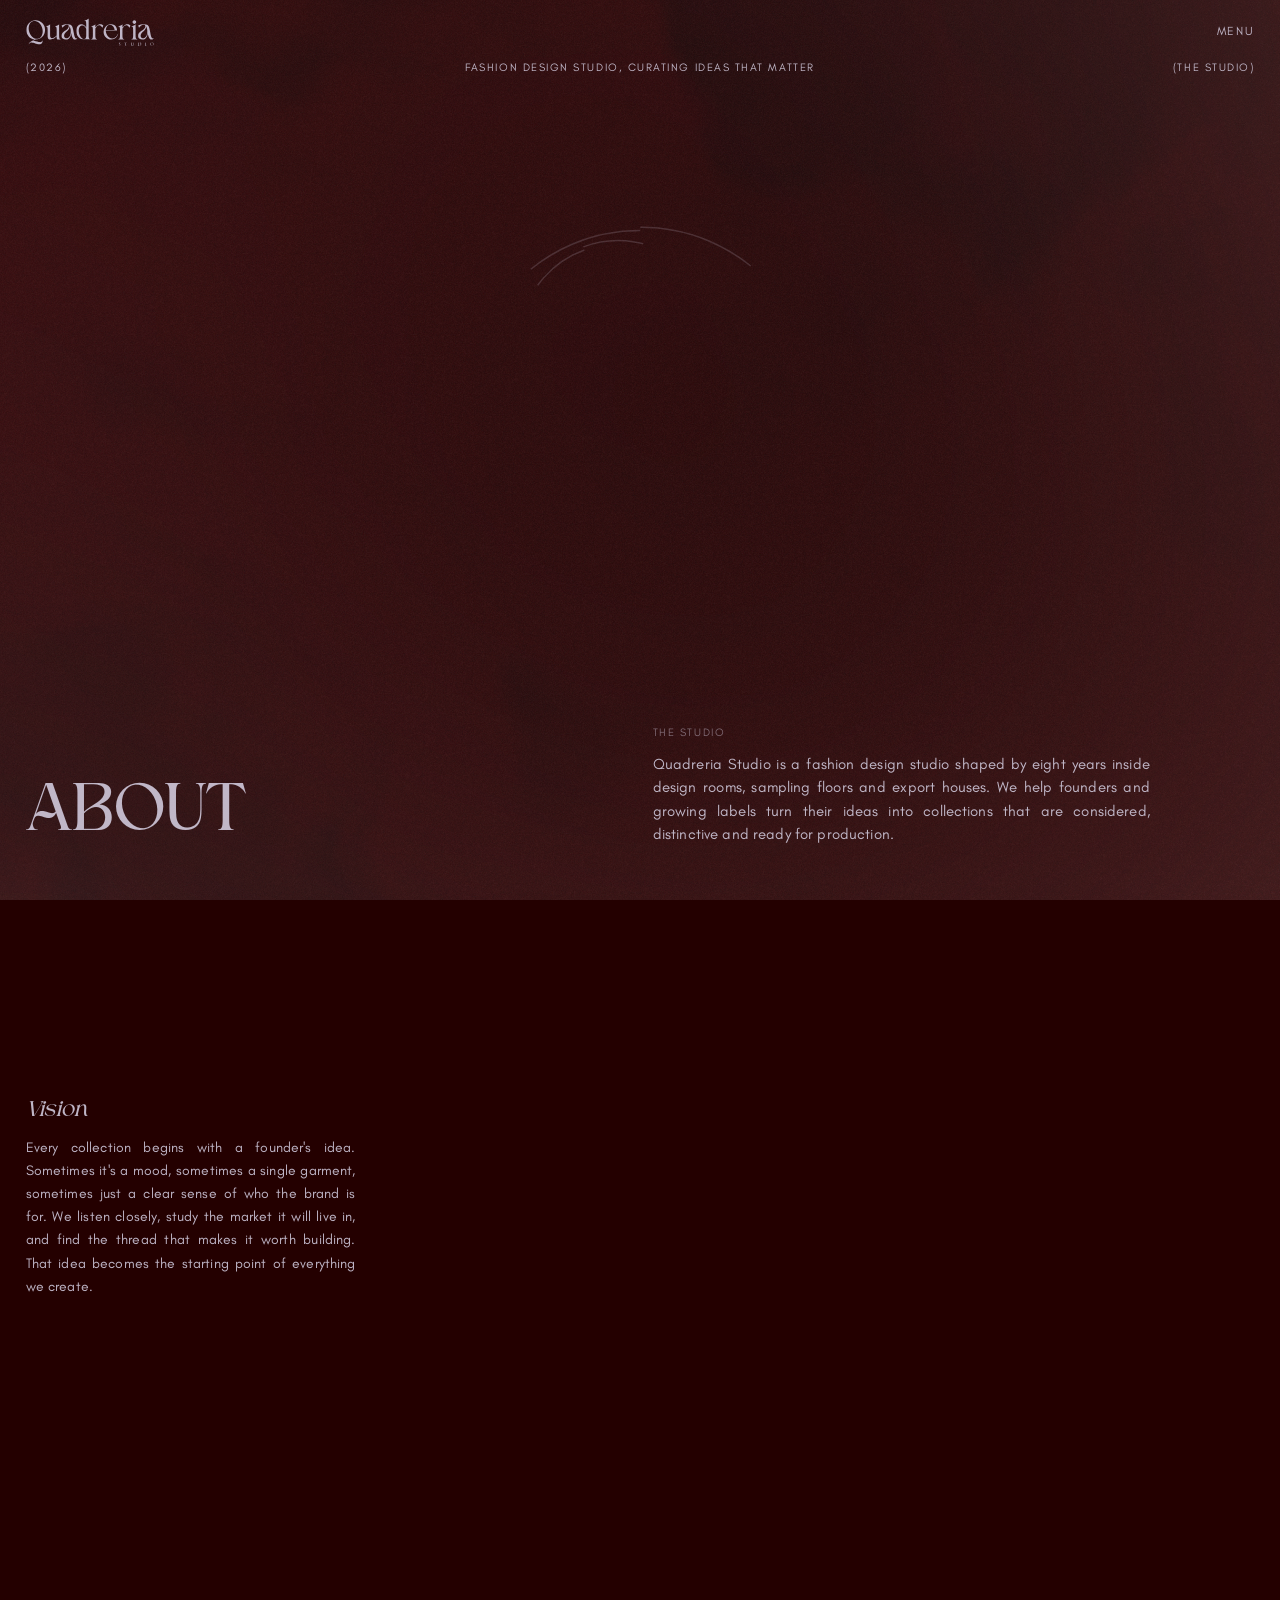
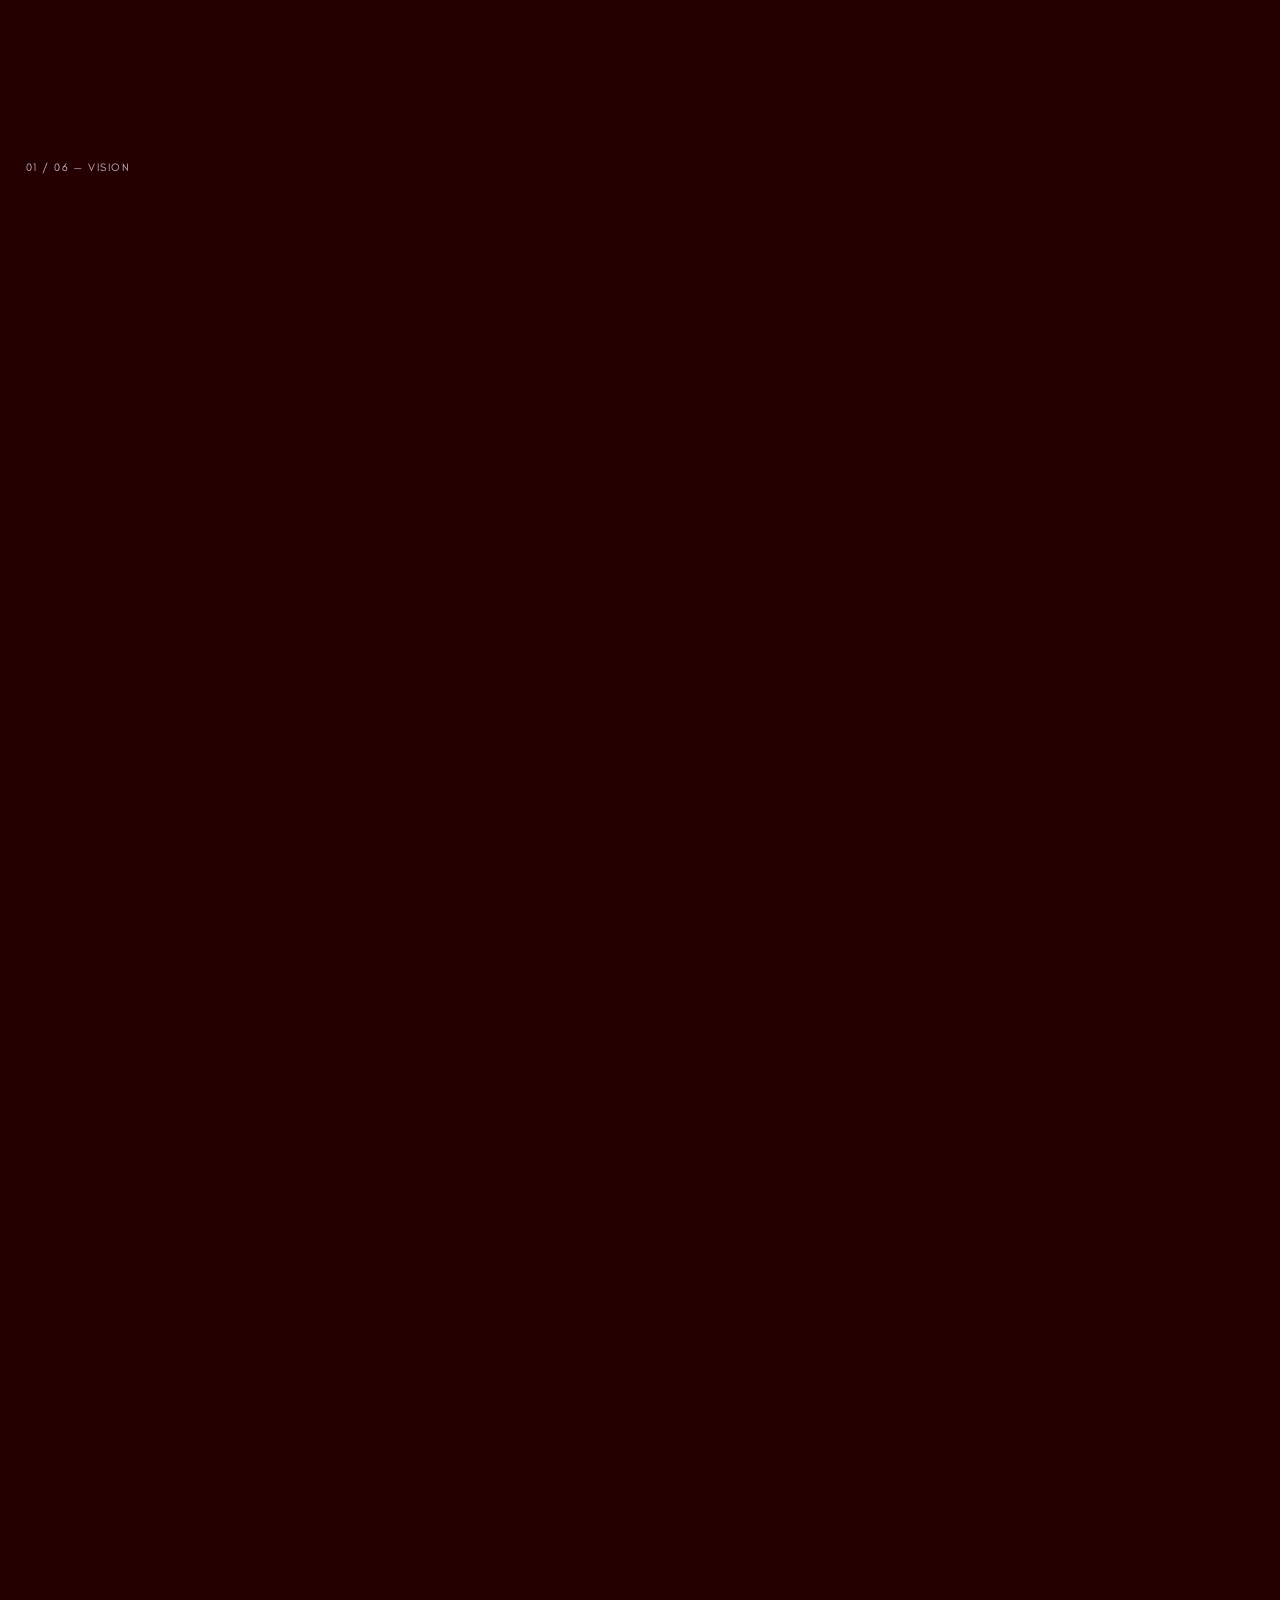
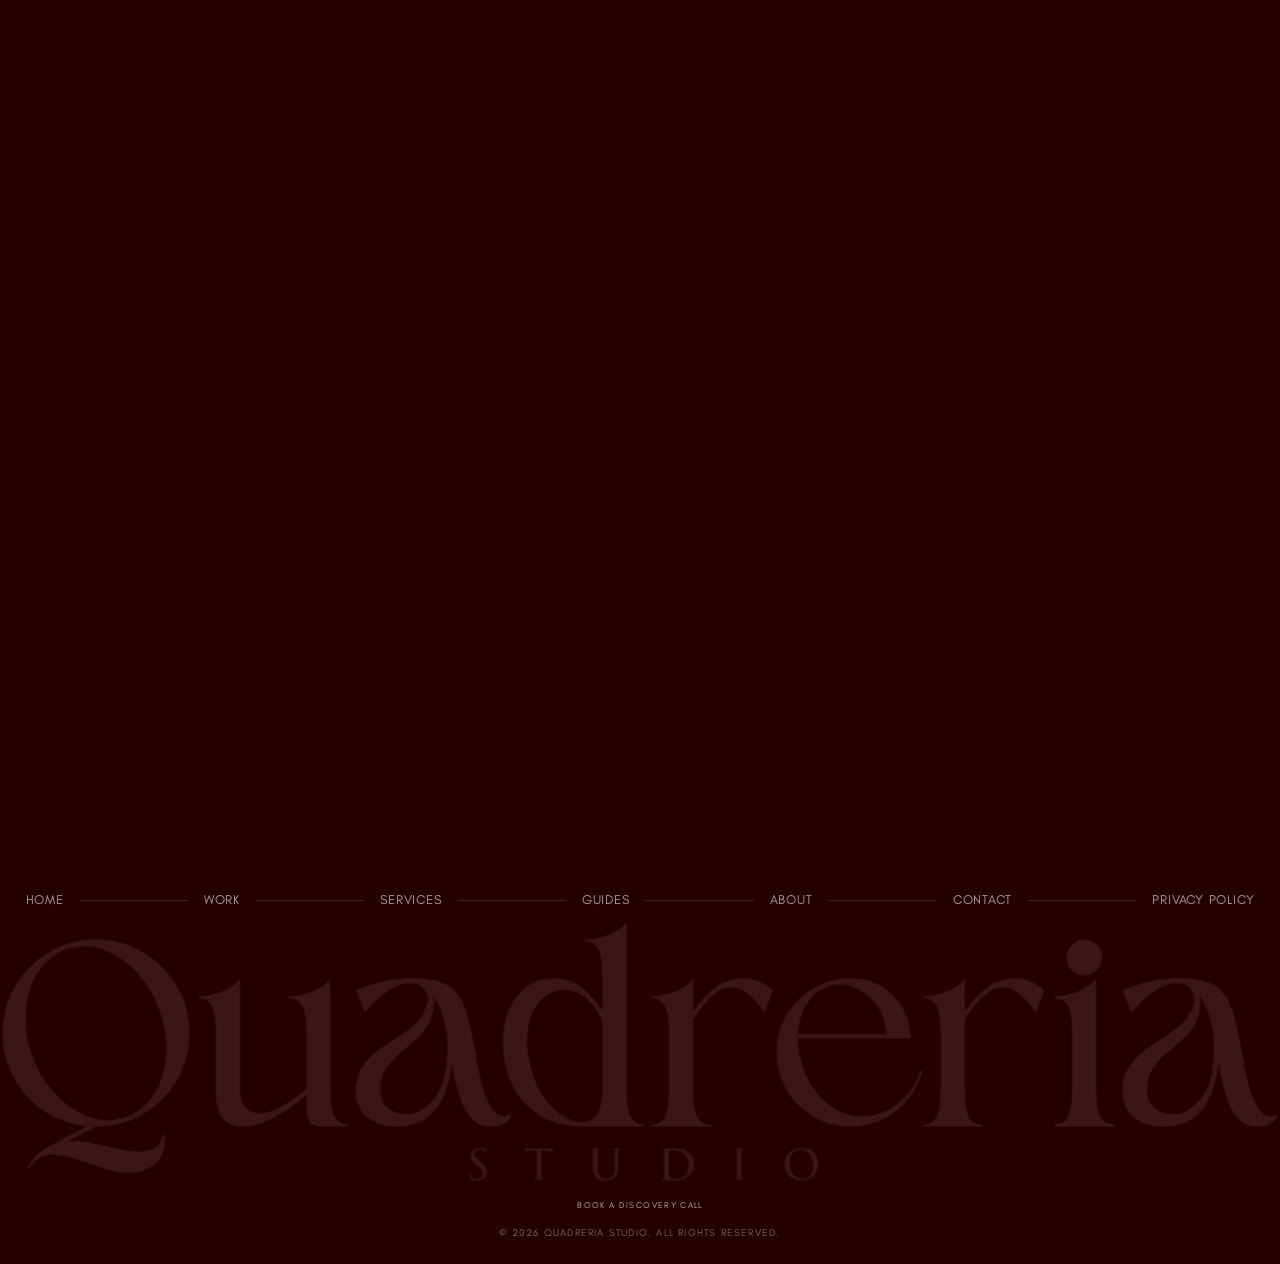
<file: about.html>
<!doctype html>
<html lang="en">
<head>
<meta charset="utf-8">
<meta name="viewport" content="width=device-width, initial-scale=1, viewport-fit=cover">
<title>About — Quadreria Studio</title>
<meta name="description" content="A fashion design studio shaped by eight years inside design rooms, sampling floors and export houses.">
<meta name="theme-color" content="#240000">
<link rel="canonical" href="https://quadreria.studio/about.html">
<meta property="og:type" content="website">
<meta property="og:site_name" content="Quadreria Studio">
<meta property="og:title" content="About — Quadreria Studio">
<meta property="og:description" content="A fashion design studio shaped by eight years inside design rooms, sampling floors and export houses.">
<meta property="og:url" content="https://quadreria.studio/about.html">
<meta property="og:image" content="https://quadreria.studio/assets/images/projects/project-01/highlight.jpg">
<meta name="twitter:card" content="summary_large_image">
<link rel="icon" href="assets/brand/favicon.svg" type="image/svg+xml">
<link rel="icon" href="assets/brand/favicon-64.png" type="image/png" sizes="64x64">
<link rel="apple-touch-icon" href="assets/brand/apple-touch-icon.png">
<link rel="preload" href="assets/fonts/higuen-serif.woff2" as="font" type="font/woff2" crossorigin>
<link rel="preload" href="assets/fonts/glacial-indifference-regular.woff2" as="font" type="font/woff2" crossorigin>
<link rel="stylesheet" href="assets/css/style.css">
</head>
<body class="page-about">
<canvas id="bg" aria-hidden="true"></canvas>
<div class="curtain" aria-hidden="true"></div>
<a class="sr-only" href="#main">Skip to content</a>

<header class="site-header">
  <a class="brand" href="index.html" aria-label="Quadreria Studio — home"><img src="assets/brand/logo-side-lilac.svg" alt="Quadreria Studio" width="150" height="32"></a>
  <button class="menu-toggle" aria-expanded="false" aria-controls="menu"><span>Menu</span><span>Close</span></button>
</header>

<nav class="menu" id="menu" aria-hidden="true" aria-label="Main">
  <ul class="menu__list">
      <!-- <li class="menu__item"><span class="menu__num">(01)</span><a class="menu__link is-current" href="index.html" data-name="Home"><span class="base">Home</span><span class="alt">home</span></a></li> -->
      <li class="menu__item"><span class="menu__num">(01)</span><a class="menu__link" href="work.html" data-name="Work"><span class="base">Work</span><span class="alt">work</span></a></li>
      <li class="menu__item"><span class="menu__num">(02)</span><a class="menu__link" href="services.html" data-name="Services"><span class="base">Services</span><span class="alt">services</span></a></li>
      <li class="menu__item"><span class="menu__num">(03)</span><a class="menu__link" href="guides.html" data-name="Guides"><span class="base">Guides</span><span class="alt">guides</span></a></li>
      <li class="menu__item"><span class="menu__num">(04)</span><a class="menu__link" href="about.html" data-name="About"><span class="base">About</span><span class="alt">about</span></a></li>
      <li class="menu__item"><span class="menu__num">(05)</span><a class="menu__link" href="contact.html" data-name="Contact"><span class="base">Contact</span><span class="alt">contact</span></a></li>
  </ul>
  <div class="menu__preview">
    <div class="menu__frame">
        <!-- <img src="assets/images/menu/home.jpg" alt="" loading="lazy"> -->
        <img src="assets/images/menu/work.jpg" alt="" loading="lazy">
        <img src="assets/images/menu/services.jpg" alt="" loading="lazy">
        <img src="assets/images/menu/guides.jpg" alt="" loading="lazy">
        <img src="assets/images/menu/about.jpg" alt="" loading="lazy">
        <img src="assets/images/menu/contact.jpg" alt="" loading="lazy">
    </div>
    <div class="menu__caption label"><span class="menu__num-now">01 / 05</span><span class="menu__name-now">Work</span></div>
  </div>
  <div class="menu__foot label">
    <a class="nocase" href="mailto:hello@quadreria.studio">hello@quadreria.studio</a>
    <a href="https://www.instagram.com/quadreria.studio/" target="_blank" rel="noopener">(IG) quadreria.studio</a>
    <a href="https://topmate.io/ayushisingla/2372223?utm_source=public_profile&utm_campaign=ayushisingla" data-booking>Book a Discovery Call</a>
    <span>Local time (IST) <span data-clock></span></span>
  </div>
</nav>

<main id="main">

<section class="about-hero">
  <div class="about-hero__img" aria-hidden="true"><img src="assets/images/about/about-hero.jpg" alt=""></div>
  <div class="about-hero__top label"><span>(2026)</span><span>Fashion Design Studio, Curating Ideas That Matter</span><span>(The Studio)</span></div>
  <div class="about-hero__bottom">
    <h1 class="blur-in">About</h1>
    <div class="about-intro">
      <span class="label label--dim" data-reveal>The Studio</span>
      <p data-reveal>Quadreria Studio is a fashion design studio shaped by eight years inside design rooms, sampling floors and export houses. We help founders and growing labels turn their ideas into collections that are considered, distinctive and ready for production.</p>
    </div>
  </div>
</section>
<section class="story" aria-label="Our story">
  <div class="story__stage">
    <div class="about-q"><svg aria-hidden="true" xmlns="http://www.w3.org/2000/svg" xmlns:xlink="http://www.w3.org/1999/xlink" zoomAndPan="magnify" viewBox="304 207 945 1170" preserveAspectRatio="xMidYMid meet" version="1.0"><defs><g/><clipPath id="8875ffab89"><rect x="0" width="976" y="0" height="1351"/></clipPath></defs><g transform="matrix(1, 0, 0, 1, 306, 132)"><g clip-path="url(#8875ffab89)"><g fill="#bfb5c6" fill-opacity="1"><g transform="translate(9.276664, 1009.642268)"><g><path d="M 461.859375 -919.496094 C 398.511719 -919.496094 339.195312 -907.679688 283.90625 -884.050781 C 228.585938 -860.40625 179.960938 -827.617188 138.03125 -785.6875 C 96.101562 -743.757812 63.3125 -695.132812 39.667969 -639.8125 C 16.035156 -584.523438 4.21875 -525.203125 4.21875 -461.859375 C 4.21875 -402.976562 14.699219 -347.230469 35.65625 -294.613281 C 56.628906 -241.960938 85.625 -195.117188 122.648438 -154.078125 C 159.664062 -113.050781 203.148438 -79.828125 253.101562 -54.402344 C 303.058594 -28.976562 356.59375 -13.140625 413.699219 -6.894531 L 427.296875 -5.410156 L 230.214844 99.609375 C 207.164062 112.019531 187.226562 126.414062 170.402344 142.796875 C 153.589844 159.164062 138.535156 179.320312 125.230469 203.269531 L 121.542969 201.21875 L 123.996094 197.785156 L 133.449219 204.539062 L 130.996094 207.972656 L 127.53125 205.558594 C 148.679688 175.21875 170.402344 154.9375 192.707031 144.714844 C 215.015625 134.488281 239.382812 130.769531 265.808594 133.550781 C 291.722656 136.277344 320.105469 142.179688 350.960938 151.253906 C 380.796875 160.296875 410.171875 170.464844 439.085938 181.757812 C 467.714844 192.941406 497.917969 202.335938 529.6875 209.945312 C 561.328125 217.519531 595.886719 221.308594 633.367188 221.308594 C 662.472656 221.308594 690.257812 215.355469 716.714844 203.449219 C 742.910156 191.660156 763.882812 172.421875 779.632812 145.730469 C 795.371094 119.066406 801.035156 83.683594 796.625 39.582031 L 800.824219 39.164062 L 800.824219 43.382812 L 788.671875 43.382812 L 788.671875 39.164062 L 792.832031 39.875 C 787.207031 72.671875 773.933594 95.253906 753.003906 107.617188 C 732.535156 119.714844 709.085938 125.761719 682.660156 125.761719 C 656.75 125.761719 631.070312 123.488281 605.617188 118.945312 C 559.597656 110.824219 513.125 100.671875 466.199219 88.488281 C 419.8125 76.445312 373.429688 71.761719 327.054688 74.4375 L 324.851562 66.488281 L 459.46875 -4.21875 L 461.859375 -4.21875 C 525.203125 -4.21875 584.523438 -16.035156 639.8125 -39.667969 C 695.132812 -63.3125 743.757812 -96.101562 785.6875 -138.03125 C 827.617188 -179.960938 860.40625 -228.585938 884.050781 -283.90625 C 907.679688 -339.195312 919.496094 -398.511719 919.496094 -461.859375 C 919.496094 -525.203125 907.679688 -584.523438 884.050781 -639.8125 C 860.40625 -695.132812 827.617188 -743.757812 785.6875 -785.6875 C 743.757812 -827.617188 695.132812 -860.40625 639.8125 -884.050781 C 584.523438 -907.679688 525.203125 -919.496094 461.859375 -919.496094 Z M 461.859375 -927.9375 C 526.355469 -927.9375 586.78125 -915.894531 643.128906 -891.808594 C 699.449219 -867.738281 748.957031 -834.351562 791.65625 -791.65625 C 834.351562 -748.957031 867.738281 -699.449219 891.808594 -643.128906 C 915.894531 -586.78125 927.9375 -526.355469 927.9375 -461.859375 C 927.9375 -397.359375 915.894531 -336.9375 891.808594 -280.589844 C 867.738281 -224.269531 834.351562 -174.761719 791.65625 -132.0625 C 748.957031 -89.363281 699.449219 -55.976562 643.128906 -31.90625 C 586.78125 -7.820312 526.355469 4.21875 461.859375 4.21875 L 460.507812 4.21875 L 460.507812 0 L 462.46875 3.734375 L 328.773438 73.960938 L 326.8125 70.222656 L 326.570312 66.011719 C 373.828125 63.285156 421.078125 68.054688 468.320312 80.320312 C 515.027344 92.445312 561.289062 102.550781 607.101562 110.636719 C 632.0625 115.09375 657.25 117.320312 682.660156 117.320312 C 707.550781 117.320312 729.566406 111.664062 748.710938 100.351562 C 767.394531 89.3125 779.328125 68.675781 784.511719 38.449219 L 785.113281 34.941406 L 804.644531 34.941406 L 805.023438 38.742188 C 809.617188 84.675781 803.578125 121.769531 786.902344 150.019531 C 770.242188 178.25 748.003906 198.625 720.179688 211.144531 C 692.617188 223.546875 663.679688 229.746094 633.367188 229.746094 C 595.222656 229.746094 560.007812 225.882812 527.722656 218.152344 C 495.574219 210.453125 465.003906 200.945312 436.015625 189.621094 C 407.308594 178.40625 378.160156 168.316406 348.578125 159.351562 C 318.214844 150.421875 290.328125 144.617188 264.925781 141.945312 C 240.03125 139.324219 217.132812 142.804688 196.226562 152.386719 C 175.316406 161.972656 154.726562 181.304688 134.457031 210.382812 L 132.015625 213.886719 L 116.023438 202.464844 L 117.851562 199.167969 C 131.558594 174.5 147.113281 153.691406 164.511719 136.75 C 181.902344 119.820312 202.476562 104.957031 226.242188 92.160156 L 411.257812 -6.425781 L 413.242188 -2.699219 L 412.78125 1.496094 C 354.652344 -4.863281 300.148438 -20.988281 249.273438 -46.882812 C 198.390625 -72.777344 154.09375 -106.625 116.382812 -148.425781 C 78.679688 -190.214844 49.160156 -237.902344 27.816406 -291.488281 C 6.457031 -345.109375 -4.21875 -401.898438 -4.21875 -461.859375 C -4.21875 -526.355469 7.820312 -586.78125 31.90625 -643.128906 C 55.976562 -699.449219 89.363281 -748.957031 132.0625 -791.65625 C 174.761719 -834.351562 224.269531 -867.738281 280.589844 -891.808594 C 336.9375 -915.894531 397.359375 -927.9375 461.859375 -927.9375 Z M 311.824219 -876.351562 C 355.75 -892.824219 400.597656 -897.167969 446.359375 -889.390625 C 491.949219 -881.640625 536.144531 -863.875 578.945312 -836.101562 C 621.660156 -808.382812 660.269531 -772.277344 694.773438 -727.785156 C 729.253906 -683.324219 756.921875 -632.527344 777.78125 -575.394531 C 798.640625 -518.25 809.980469 -461.769531 811.796875 -405.953125 C 813.613281 -350.097656 806.792969 -297.859375 791.34375 -249.234375 C 775.867188 -200.53125 753.09375 -158.410156 723.019531 -122.867188 C 692.816406 -87.175781 655.75 -61.546875 611.820312 -45.988281 C 567.917969 -30.441406 522.871094 -26.554688 476.6875 -34.328125 C 430.640625 -42.078125 386.4375 -59.84375 344.078125 -87.628906 C 301.828125 -115.339844 263.453125 -151.210938 228.957031 -195.238281 C 194.472656 -239.257812 166.796875 -289.832031 145.9375 -346.972656 C 125.074219 -404.117188 113.738281 -460.820312 111.921875 -517.089844 C 110.105469 -573.382812 116.695312 -625.617188 131.691406 -673.785156 C 146.71875 -722.058594 169.503906 -763.96875 200.042969 -799.523438 C 230.691406 -835.203125 267.976562 -860.820312 311.898438 -876.378906 Z M 314.714844 -868.421875 C 272.207031 -853.367188 236.117188 -828.566406 206.445312 -794.023438 C 176.664062 -759.351562 154.433594 -718.4375 139.75 -671.277344 C 125.035156 -624.011719 118.574219 -572.707031 120.359375 -517.363281 C 122.144531 -461.996094 133.3125 -406.164062 153.867188 -349.867188 C 174.417969 -293.566406 201.664062 -243.757812 235.601562 -200.445312 C 269.527344 -157.144531 307.230469 -121.890625 348.707031 -94.683594 C 390.078125 -67.550781 433.207031 -50.203125 478.089844 -42.648438 C 522.835938 -35.117188 566.472656 -38.882812 609 -53.945312 C 651.5 -68.996094 687.355469 -93.789062 716.574219 -128.320312 C 745.921875 -163 768.164062 -204.160156 783.296875 -251.789062 C 798.457031 -299.496094 805.144531 -350.792969 803.359375 -405.675781 C 801.574219 -460.597656 790.402344 -516.203125 769.851562 -572.5 C 749.292969 -628.808594 722.046875 -678.84375 688.101562 -722.613281 C 654.183594 -766.351562 616.265625 -801.820312 574.351562 -829.019531 C 532.523438 -856.164062 489.386719 -873.511719 444.945312 -881.066406 C 400.679688 -888.59375 357.292969 -884.386719 314.789062 -868.449219 Z M 314.714844 -868.421875 "/></g></g></g></g></g></svg></div>
    <div class="story__items">
      <div class="story__item"><h3>Vision</h3><p>Every collection begins with a founder's idea. Sometimes it's a mood, sometimes a single garment, sometimes just a clear sense of who the brand is for. We listen closely, study the market it will live in, and find the thread that makes it worth building. That idea becomes the starting point of everything we create.</p></div>
      <div class="story__item"><h3>Curation</h3><p>Quadreria is the Italian word for a curated gallery of paintings, and that is how we see a collection. Each piece is chosen with intention, placed in conversation with the others, and refined until the whole tells one story. Every garment earns its place on the wall.</p></div>
      <div class="story__item"><h3>Form</h3><p>Silhouette and fit are where a garment comes alive. We refine proportion, drape and detail until each piece feels right on the body and right for its market. With 3D mockups, founders see their collection take shape before the first sample is made, so every decision is made with clarity.</p></div>
      <div class="story__item"><h3>Craft</h3><p>Every design is backed by years of hands-on experience in sampling and production. We know exactly what a manufacturer needs to build a garment the way it was imagined. That's why every collection leaves our studio with precise tech packs and print-ready files, ready for the production floor.</p></div>
      <div class="story__item"><h3>Legacy</h3><p>Quadreria Studio is dedicated to Raj Rani, the founder's grandmother. She is the reason behind a lifelong love of telling stories, curating them, and finding meaning in everything. That spirit lives in every collection we create, each one a story shaped with care and told with intention.</p></div>
      <div class="story__item"><h3>Essence</h3><p>Together, these ideas form the heart of our studio. Our work begins with a founder's vision, takes shape through curation and form, and comes to life through craft. The result is a collection that feels complete, considered and ready to meet the world.</p></div>
    </div>
    <span class="story__count label">01 / 06 — Vision</span>
  </div>
</section>

</main>

<footer class="site-footer">
  <nav class="footer-nav" aria-label="Footer"><a href="index.html">Home</a><span class="r"></span><a href="work.html">Work</a><span class="r"></span><a href="services.html">Services</a><span class="r"></span><a href="guides.html">Guides</a><span class="r"></span><a href="about.html">About</a><span class="r"></span><a href="contact.html">Contact</a><span class="r"></span><a href="privacy-policy.html">Privacy Policy</a></nav>
  <svg class="footer-mark" viewBox="45 86 2795 578" aria-label="Quadreria Studio" role="img">
    <defs>
      <filter id="liquid" filterUnits="userSpaceOnUse" x="0" y="0" width="2880" height="810">
        <feTurbulence id="turb" type="fractalNoise" baseFrequency="0.0022 0.010" numOctaves="1" seed="4" result="noise"/>
        <feDisplacementMap id="disp" in="SourceGraphic" in2="noise" scale="150" xChannelSelector="R" yChannelSelector="G" result="warp"/>
        <!-- colour fringes on the edges: black one side, lilac the other -->
        <feFlood flood-color="#050000" result="tealC"/>
        <feComposite in="tealC" in2="warp" operator="in" result="teal"/>
        <feOffset id="offT" in="teal" dx="16" dy="2" result="tealO"/>
        <feFlood flood-color="#bfb5c6" flood-opacity="0.55" result="goldC"/>
        <feComposite in="goldC" in2="warp" operator="in" result="gold"/>
        <feOffset id="offG" in="gold" dx="-16" dy="-2" result="goldO"/>
        <feComponentTransfer id="fringeFade" in="tealO" result="tealF"><feFuncA type="linear" slope="1"/></feComponentTransfer>
        <feComponentTransfer id="fringeFade2" in="goldO" result="goldF"><feFuncA type="linear" slope="1"/></feComponentTransfer>
        <feMerge><feMergeNode in="goldF"/><feMergeNode in="tealF"/><feMergeNode in="warp"/></feMerge>
      </filter>
<g/><clipPath id="e8bc8dba9f"><rect x="0" width="2803" y="0" height="602"/></clipPath><clipPath id="1dfb3f0198"><path d="M 9 0.28125 L 49 0.28125 L 49 73 L 9 73 Z M 9 0.28125 " clip-rule="nonzero"/></clipPath><clipPath id="8f8f2062d3"><path d="M 130 0.28125 L 193 0.28125 L 193 72 L 130 72 Z M 130 0.28125 " clip-rule="nonzero"/></clipPath><clipPath id="2710d118dd"><path d="M 697 0.28125 L 773 0.28125 L 773 73 L 697 73 Z M 697 0.28125 " clip-rule="nonzero"/></clipPath><clipPath id="4fb71b73e6"><rect x="0" width="853" y="0" height="95"/></clipPath>
    </defs>
    <g filter="url(#liquid)"><g transform="matrix(1, 0, 0, 1, 47, 92)"><g clip-path="url(#e8bc8dba9f)"><g fill="var(--mark)" fill-opacity="1"><g transform="translate(2.786605, 449.956348)"><g><path d="M 204.6875 -409.359375 C 176.351562 -409.359375 149.816406 -404.070312 125.078125 -393.5 C 100.347656 -382.925781 78.601562 -368.265625 59.84375 -349.515625 C 41.09375 -330.765625 26.429688 -309.019531 15.859375 -284.28125 C 5.285156 -259.539062 0 -233.007812 0 -204.6875 C 0 -178.351562 4.6875 -153.414062 14.0625 -129.875 C 23.4375 -106.332031 36.398438 -85.382812 52.953125 -67.03125 C 69.515625 -48.675781 88.96875 -33.8125 111.3125 -22.4375 C 133.65625 -11.070312 157.597656 -3.992188 183.140625 -1.203125 L 101.140625 42.5 C 90.765625 48.082031 81.785156 54.5625 74.203125 61.9375 C 66.628906 69.320312 59.847656 78.398438 53.859375 89.171875 L 58.046875 92.171875 C 67.222656 79.003906 76.597656 70.222656 86.171875 65.828125 C 95.753906 61.441406 106.226562 59.847656 117.59375 61.046875 C 128.96875 62.242188 141.4375 64.835938 155 68.828125 C 168.164062 72.816406 181.132812 77.300781 193.90625 82.28125 C 206.675781 87.269531 220.140625 91.460938 234.296875 94.859375 C 248.460938 98.253906 263.925781 99.953125 280.6875 99.953125 C 293.851562 99.953125 306.421875 97.253906 318.390625 91.859375 C 330.359375 86.472656 339.929688 77.695312 347.109375 65.53125 C 354.296875 53.363281 356.894531 37.304688 354.90625 17.359375 L 349.515625 17.359375 C 347.117188 31.316406 341.53125 40.890625 332.75 46.078125 C 323.976562 51.265625 313.90625 53.859375 302.53125 53.859375 C 291.164062 53.859375 279.894531 52.863281 268.71875 50.875 C 248.375 47.28125 227.828125 42.789062 207.078125 37.40625 C 186.328125 32.019531 165.578125 29.925781 144.828125 31.125 L 204.078125 0 L 204.6875 0 C 233.007812 0 259.539062 -5.285156 284.28125 -15.859375 C 309.019531 -26.429688 330.765625 -41.09375 349.515625 -59.84375 C 368.265625 -78.601562 382.925781 -100.347656 393.5 -125.078125 C 404.070312 -149.816406 409.359375 -176.351562 409.359375 -204.6875 C 409.359375 -233.007812 404.070312 -259.539062 393.5 -284.28125 C 382.925781 -309.019531 368.265625 -330.765625 349.515625 -349.515625 C 330.765625 -368.265625 309.019531 -382.925781 284.28125 -393.5 C 259.539062 -404.070312 233.007812 -409.359375 204.6875 -409.359375 Z M 138.84375 -386.625 C 158 -393.800781 177.550781 -395.691406 197.5 -392.296875 C 217.445312 -388.910156 236.796875 -381.132812 255.546875 -368.96875 C 274.304688 -356.800781 291.265625 -340.941406 306.421875 -321.390625 C 321.585938 -301.835938 333.757812 -279.492188 342.9375 -254.359375 C 352.113281 -229.222656 357.097656 -204.382812 357.890625 -179.84375 C 358.691406 -155.300781 355.695312 -132.359375 348.90625 -111.015625 C 342.125 -89.671875 332.148438 -71.21875 318.984375 -55.65625 C 305.816406 -40.09375 289.660156 -28.921875 270.515625 -22.140625 C 251.359375 -15.359375 231.707031 -13.660156 211.5625 -17.046875 C 191.414062 -20.441406 172.066406 -28.222656 153.515625 -40.390625 C 134.960938 -52.566406 118.101562 -68.328125 102.9375 -87.671875 C 87.78125 -107.023438 75.613281 -129.269531 66.4375 -154.40625 C 57.257812 -179.539062 52.269531 -204.476562 51.46875 -229.21875 C 50.664062 -253.957031 53.554688 -276.898438 60.140625 -298.046875 C 66.722656 -319.191406 76.695312 -337.546875 90.0625 -353.109375 C 103.4375 -368.671875 119.695312 -379.84375 138.84375 -386.625 Z M 138.84375 -386.625 "/></g></g></g><g fill="var(--mark)" fill-opacity="1"><g transform="translate(430.699465, 449.956348)"><g><path d="M 38.296875 -200.5 C 38.296875 -232.414062 35.101562 -253.859375 28.71875 -264.828125 C 22.34375 -275.796875 12.769531 -280.882812 0 -280.09375 L 0 -285.484375 C 17.550781 -285.484375 35.304688 -289.171875 53.265625 -296.546875 C 71.222656 -303.929688 84.191406 -313.410156 92.171875 -324.984375 L 92.171875 -81.390625 C 92.171875 -63.441406 96.160156 -50.472656 104.140625 -42.484375 C 112.117188 -34.503906 122.09375 -30.316406 134.0625 -29.921875 C 146.03125 -29.921875 158.097656 -32.8125 170.265625 -38.59375 C 182.429688 -44.382812 194.203125 -51.46875 205.578125 -59.84375 C 216.953125 -68.226562 227.023438 -76.207031 235.796875 -83.78125 L 235.796875 -200.5 C 235.796875 -232.414062 232.601562 -253.859375 226.21875 -264.828125 C 219.84375 -275.796875 210.269531 -280.882812 197.5 -280.09375 L 197.5 -285.484375 C 215.050781 -285.484375 232.703125 -289.171875 250.453125 -296.546875 C 268.210938 -303.929688 281.082031 -313.410156 289.0625 -324.984375 L 289.671875 -77.796875 C 290.066406 -48.671875 293.457031 -29.21875 299.84375 -19.4375 C 306.226562 -9.664062 315.601562 -4.984375 327.96875 -5.390625 L 327.96875 0 L 269.921875 0 C 256.347656 0 247.265625 -3.789062 242.671875 -11.375 C 238.085938 -18.957031 235.796875 -28.734375 235.796875 -40.703125 L 235.796875 -68.828125 C 223.429688 -57.253906 209.269531 -46.179688 193.3125 -35.609375 C 177.351562 -25.035156 161.09375 -16.457031 144.53125 -9.875 C 127.976562 -3.289062 112.316406 0 97.546875 0 C 76.003906 0 60.742188 -6.679688 51.765625 -20.046875 C 42.785156 -33.410156 38.296875 -49.867188 38.296875 -69.421875 Z M 38.296875 -200.5 "/></g></g></g><g fill="var(--mark)" fill-opacity="1"><g transform="translate(774.22666, 449.956348)"><g><path d="M 340.53125 -24.53125 C 336.144531 -15.757812 330.0625 -9.476562 322.28125 -5.6875 C 314.5 -1.894531 306.222656 0 297.453125 0 C 277.898438 0 263.132812 -5.882812 253.15625 -17.65625 C 243.1875 -29.425781 235.207031 -43.289062 229.21875 -59.25 C 225.226562 -70.820312 221.632812 -83.390625 218.4375 -96.953125 C 215.25 -110.515625 212.457031 -124.28125 210.0625 -138.25 C 208.46875 -114.707031 203.476562 -92.363281 195.09375 -71.21875 C 186.71875 -50.070312 174.050781 -32.914062 157.09375 -19.75 C 140.144531 -6.582031 117.503906 0 89.171875 0 C 63.234375 0 41.488281 -7.179688 23.9375 -21.546875 C 6.382812 -35.910156 -1.59375 -57.054688 0 -84.984375 C 1.195312 -102.941406 5.984375 -118.300781 14.359375 -131.0625 C 22.742188 -143.832031 33.21875 -155.101562 45.78125 -164.875 C 58.351562 -174.65625 71.421875 -183.734375 84.984375 -192.109375 C 98.546875 -200.492188 111.015625 -209.273438 122.390625 -218.453125 C 133.765625 -227.628906 142.441406 -238.203125 148.421875 -250.171875 C 157.203125 -266.921875 159.394531 -280.679688 155 -291.453125 C 150.613281 -302.234375 142.335938 -309.117188 130.171875 -312.109375 C 118.003906 -315.097656 104.335938 -313.203125 89.171875 -306.421875 C 75.210938 -300.035156 61.847656 -290.957031 49.078125 -279.1875 C 36.304688 -267.414062 26.53125 -256.941406 19.75 -247.765625 L 0.59375 -298.046875 C 18.15625 -306.421875 37.804688 -313.003906 59.546875 -317.796875 C 81.296875 -322.585938 103.738281 -324.984375 126.875 -324.984375 C 156.40625 -324.984375 179.347656 -320.890625 195.703125 -312.703125 C 212.066406 -304.523438 224.4375 -291.859375 232.8125 -274.703125 C 241.1875 -257.546875 247.96875 -235.800781 253.15625 -209.46875 C 257.539062 -189.125 261.53125 -168.375 265.125 -147.21875 C 268.71875 -126.070312 273.007812 -106.222656 278 -87.671875 C 282.988281 -69.117188 289.671875 -53.460938 298.046875 -40.703125 C 301.640625 -35.109375 307.125 -30.117188 314.5 -25.734375 C 321.882812 -21.347656 329.164062 -22.144531 336.34375 -28.125 Z M 194.5 -226.234375 C 191.707031 -237.003906 188.316406 -247.375 184.328125 -257.34375 C 180.335938 -267.320312 175.351562 -276.101562 169.375 -283.6875 C 171.769531 -273.707031 171.867188 -263.226562 169.671875 -252.25 C 167.472656 -241.28125 163.984375 -231.609375 159.203125 -223.234375 C 152.816406 -211.660156 144.535156 -201.285156 134.359375 -192.109375 C 124.179688 -182.929688 113.707031 -173.953125 102.9375 -165.171875 C 92.164062 -156.398438 82.488281 -146.726562 73.90625 -136.15625 C 65.332031 -125.582031 59.445312 -113.113281 56.25 -98.75 C 53.457031 -83.988281 54.753906 -69.921875 60.140625 -56.546875 C 65.535156 -43.179688 76.8125 -34.304688 93.96875 -29.921875 C 108.726562 -26.328125 122.488281 -27.320312 135.25 -32.90625 C 148.019531 -38.5 158.992188 -46.78125 168.171875 -57.75 C 177.347656 -68.726562 184.128906 -80.398438 188.515625 -92.765625 C 195.304688 -112.316406 199.195312 -134.5625 200.1875 -159.5 C 201.1875 -184.4375 199.289062 -206.679688 194.5 -226.234375 Z M 194.5 -226.234375 "/></g></g></g><g fill="var(--mark)" fill-opacity="1"><g transform="translate(1095.610151, 449.956348)"><g><path d="M 271.109375 -84.390625 C 271.109375 -52.867188 274.300781 -31.71875 280.6875 -20.9375 C 287.070312 -10.164062 296.648438 -4.984375 309.421875 -5.390625 L 309.421875 0 L 175.359375 0 C 138.253906 0 106.632812 -8.175781 80.5 -24.53125 C 54.363281 -40.894531 34.410156 -63.238281 20.640625 -91.5625 C 6.878906 -119.894531 0 -152.015625 0 -187.921875 C 0 -210.265625 4.085938 -231.910156 12.265625 -252.859375 C 20.441406 -273.804688 32.8125 -291.0625 49.375 -304.625 C 65.9375 -318.195312 86.582031 -324.984375 111.3125 -324.984375 C 134.851562 -324.984375 155.601562 -318.097656 173.5625 -304.328125 C 191.519531 -290.566406 206.082031 -274.109375 217.25 -254.953125 L 217.25 -324.984375 C 217.25 -356.898438 214.054688 -378.242188 207.671875 -389.015625 C 201.285156 -399.785156 191.710938 -404.773438 178.953125 -403.984375 L 178.953125 -409.359375 C 196.503906 -409.359375 214.253906 -413.046875 232.203125 -420.421875 C 250.160156 -427.804688 263.128906 -437.285156 271.109375 -448.859375 Z M 217.25 -84.390625 L 217.25 -231.015625 C 204.082031 -259.335938 188.320312 -278.585938 169.96875 -288.765625 C 151.613281 -298.941406 133.757812 -301.535156 116.40625 -296.546875 C 99.050781 -291.554688 84.585938 -280.484375 73.015625 -263.328125 C 64.640625 -250.566406 59.050781 -236.003906 56.25 -219.640625 C 53.457031 -203.285156 52.957031 -186.328125 54.75 -168.765625 C 56.550781 -151.210938 60.046875 -134.359375 65.234375 -118.203125 C 70.421875 -102.046875 76.601562 -87.582031 83.78125 -74.8125 C 94.5625 -56.457031 108.226562 -41.191406 124.78125 -29.015625 C 141.34375 -16.847656 157.003906 -10.765625 171.765625 -10.765625 C 186.523438 -10.765625 197.796875 -16.453125 205.578125 -27.828125 C 213.359375 -39.203125 217.25 -58.054688 217.25 -84.390625 Z M 217.25 -84.390625 "/></g></g></g><g fill="var(--mark)" fill-opacity="1"><g transform="translate(1419.986103, 449.956348)"><g><path d="M 92.171875 -84.390625 C 92.171875 -52.867188 95.359375 -31.71875 101.734375 -20.9375 C 108.117188 -10.164062 117.695312 -4.984375 130.46875 -5.390625 L 130.46875 0 L 0 0 L 0 -5.390625 C 12.769531 -4.984375 22.34375 -10.164062 28.71875 -20.9375 C 35.101562 -31.71875 38.296875 -52.867188 38.296875 -84.390625 L 38.296875 -200.5 C 38.296875 -232.414062 35.101562 -253.859375 28.71875 -264.828125 C 22.34375 -275.796875 12.769531 -280.882812 0 -280.09375 L 0 -285.484375 C 17.550781 -285.484375 35.304688 -289.171875 53.265625 -296.546875 C 71.222656 -303.929688 84.191406 -313.410156 92.171875 -324.984375 L 92.171875 -253.75 C 100.546875 -265.726562 110.117188 -277.203125 120.890625 -288.171875 C 131.660156 -299.140625 143.628906 -308.015625 156.796875 -314.796875 C 169.960938 -321.585938 184.128906 -324.984375 199.296875 -324.984375 C 211.660156 -324.984375 223.628906 -322.488281 235.203125 -317.5 C 246.773438 -312.507812 257.148438 -306.023438 266.328125 -298.046875 L 247.171875 -247.765625 C 241.191406 -256.941406 234.207031 -266.019531 226.21875 -275 C 218.238281 -283.976562 209.660156 -291.160156 200.484375 -296.546875 C 191.316406 -301.929688 181.546875 -304.425781 171.171875 -304.03125 C 160.796875 -303.632812 150.019531 -298.847656 138.84375 -289.671875 C 129.269531 -282.085938 120.492188 -273.109375 112.515625 -262.734375 C 104.535156 -252.359375 97.753906 -242.78125 92.171875 -234 Z M 92.171875 -84.390625 "/></g></g></g><g fill="var(--mark)" fill-opacity="1"><g transform="translate(1684.514012, 449.956348)"><g><path d="M 170.5625 -324.984375 C 198.5 -324.984375 222.34375 -318.398438 242.09375 -305.234375 C 261.84375 -292.066406 277.003906 -275.304688 287.578125 -254.953125 C 298.148438 -234.609375 303.234375 -213.660156 302.828125 -192.109375 C 262.128906 -192.109375 221.03125 -192.109375 179.53125 -192.109375 C 138.039062 -192.109375 96.945312 -192.109375 56.25 -192.109375 C 56.65625 -184.929688 57.253906 -177.75 58.046875 -170.5625 C 58.847656 -163.382812 60.046875 -156.003906 61.640625 -148.421875 C 67.222656 -125.679688 76.695312 -104.335938 90.0625 -84.390625 C 103.4375 -64.441406 120.296875 -48.78125 140.640625 -37.40625 C 160.992188 -26.03125 183.9375 -21.738281 209.46875 -24.53125 C 233.40625 -27.332031 255.847656 -37.207031 276.796875 -54.15625 C 297.742188 -71.113281 313.207031 -94.15625 323.1875 -123.28125 L 328.5625 -123.28125 C 322.582031 -99.75 312.007812 -78.703125 296.84375 -60.140625 C 281.6875 -41.585938 263.234375 -26.925781 241.484375 -16.15625 C 219.742188 -5.382812 196.101562 0 170.5625 0 C 148.21875 0 127.269531 -4.1875 107.71875 -12.5625 C 88.175781 -20.945312 70.921875 -32.519531 55.953125 -47.28125 C 40.992188 -62.039062 29.320312 -79.296875 20.9375 -99.046875 C 12.5625 -118.796875 8.375 -139.84375 8.375 -162.1875 C 8.375 -184.53125 12.5625 -205.578125 20.9375 -225.328125 C 29.320312 -245.078125 40.992188 -262.429688 55.953125 -277.390625 C 70.921875 -292.359375 88.175781 -304.03125 107.71875 -312.40625 C 127.269531 -320.789062 148.21875 -324.984375 170.5625 -324.984375 Z M 248.96875 -202.890625 C 246.175781 -230.015625 237.894531 -252.253906 224.125 -269.609375 C 210.363281 -286.972656 194.109375 -298.84375 175.359375 -305.21875 C 156.609375 -311.601562 138.253906 -311.609375 120.296875 -305.234375 C 101.546875 -298.847656 86.582031 -286.273438 75.40625 -267.515625 C 64.238281 -248.765625 58.054688 -227.222656 56.859375 -202.890625 Z M 248.96875 -202.890625 "/></g></g></g><g fill="var(--mark)" fill-opacity="1"><g transform="translate(2013.079174, 449.956348)"><g><path d="M 92.171875 -84.390625 C 92.171875 -52.867188 95.359375 -31.71875 101.734375 -20.9375 C 108.117188 -10.164062 117.695312 -4.984375 130.46875 -5.390625 L 130.46875 0 L 0 0 L 0 -5.390625 C 12.769531 -4.984375 22.34375 -10.164062 28.71875 -20.9375 C 35.101562 -31.71875 38.296875 -52.867188 38.296875 -84.390625 L 38.296875 -200.5 C 38.296875 -232.414062 35.101562 -253.859375 28.71875 -264.828125 C 22.34375 -275.796875 12.769531 -280.882812 0 -280.09375 L 0 -285.484375 C 17.550781 -285.484375 35.304688 -289.171875 53.265625 -296.546875 C 71.222656 -303.929688 84.191406 -313.410156 92.171875 -324.984375 L 92.171875 -253.75 C 100.546875 -265.726562 110.117188 -277.203125 120.890625 -288.171875 C 131.660156 -299.140625 143.628906 -308.015625 156.796875 -314.796875 C 169.960938 -321.585938 184.128906 -324.984375 199.296875 -324.984375 C 211.660156 -324.984375 223.628906 -322.488281 235.203125 -317.5 C 246.773438 -312.507812 257.148438 -306.023438 266.328125 -298.046875 L 247.171875 -247.765625 C 241.191406 -256.941406 234.207031 -266.019531 226.21875 -275 C 218.238281 -283.976562 209.660156 -291.160156 200.484375 -296.546875 C 191.316406 -301.929688 181.546875 -304.425781 171.171875 -304.03125 C 160.796875 -303.632812 150.019531 -298.847656 138.84375 -289.671875 C 129.269531 -282.085938 120.492188 -273.109375 112.515625 -262.734375 C 104.535156 -252.359375 97.753906 -242.78125 92.171875 -234 Z M 92.171875 -84.390625 "/></g></g></g><g fill="var(--mark)" fill-opacity="1"><g transform="translate(2300.349552, 449.956348)"><g><path d="M 92.171875 -84.390625 C 92.171875 -52.867188 95.359375 -31.71875 101.734375 -20.9375 C 108.117188 -10.164062 117.695312 -4.984375 130.46875 -5.390625 L 130.46875 0 L 0 0 L 0 -5.390625 C 12.769531 -4.984375 22.34375 -10.164062 28.71875 -20.9375 C 35.101562 -31.71875 38.296875 -52.867188 38.296875 -84.390625 L 38.296875 -200.5 C 38.296875 -232.414062 35.101562 -253.859375 28.71875 -264.828125 C 22.34375 -275.796875 12.769531 -280.882812 0 -280.09375 L 0 -285.484375 C 17.550781 -285.484375 35.304688 -289.171875 53.265625 -296.546875 C 71.222656 -303.929688 84.191406 -313.410156 92.171875 -324.984375 Z M 65.234375 -409.359375 C 76.003906 -409.359375 85.28125 -405.566406 93.0625 -397.984375 C 100.84375 -390.410156 104.734375 -381.238281 104.734375 -370.46875 C 104.734375 -359.289062 100.84375 -349.910156 93.0625 -342.328125 C 85.28125 -334.753906 76.003906 -330.96875 65.234375 -330.96875 C 54.460938 -330.96875 45.1875 -334.753906 37.40625 -342.328125 C 29.625 -349.910156 25.734375 -359.289062 25.734375 -370.46875 C 25.734375 -381.238281 29.625 -390.410156 37.40625 -397.984375 C 45.1875 -405.566406 54.460938 -409.359375 65.234375 -409.359375 Z M 65.234375 -409.359375 "/></g></g></g><g fill="var(--mark)" fill-opacity="1"><g transform="translate(2448.173843, 449.956348)"><g><path d="M 340.53125 -24.53125 C 336.144531 -15.757812 330.0625 -9.476562 322.28125 -5.6875 C 314.5 -1.894531 306.222656 0 297.453125 0 C 277.898438 0 263.132812 -5.882812 253.15625 -17.65625 C 243.1875 -29.425781 235.207031 -43.289062 229.21875 -59.25 C 225.226562 -70.820312 221.632812 -83.390625 218.4375 -96.953125 C 215.25 -110.515625 212.457031 -124.28125 210.0625 -138.25 C 208.46875 -114.707031 203.476562 -92.363281 195.09375 -71.21875 C 186.71875 -50.070312 174.050781 -32.914062 157.09375 -19.75 C 140.144531 -6.582031 117.503906 0 89.171875 0 C 63.234375 0 41.488281 -7.179688 23.9375 -21.546875 C 6.382812 -35.910156 -1.59375 -57.054688 0 -84.984375 C 1.195312 -102.941406 5.984375 -118.300781 14.359375 -131.0625 C 22.742188 -143.832031 33.21875 -155.101562 45.78125 -164.875 C 58.351562 -174.65625 71.421875 -183.734375 84.984375 -192.109375 C 98.546875 -200.492188 111.015625 -209.273438 122.390625 -218.453125 C 133.765625 -227.628906 142.441406 -238.203125 148.421875 -250.171875 C 157.203125 -266.921875 159.394531 -280.679688 155 -291.453125 C 150.613281 -302.234375 142.335938 -309.117188 130.171875 -312.109375 C 118.003906 -315.097656 104.335938 -313.203125 89.171875 -306.421875 C 75.210938 -300.035156 61.847656 -290.957031 49.078125 -279.1875 C 36.304688 -267.414062 26.53125 -256.941406 19.75 -247.765625 L 0.59375 -298.046875 C 18.15625 -306.421875 37.804688 -313.003906 59.546875 -317.796875 C 81.296875 -322.585938 103.738281 -324.984375 126.875 -324.984375 C 156.40625 -324.984375 179.347656 -320.890625 195.703125 -312.703125 C 212.066406 -304.523438 224.4375 -291.859375 232.8125 -274.703125 C 241.1875 -257.546875 247.96875 -235.800781 253.15625 -209.46875 C 257.539062 -189.125 261.53125 -168.375 265.125 -147.21875 C 268.71875 -126.070312 273.007812 -106.222656 278 -87.671875 C 282.988281 -69.117188 289.671875 -53.460938 298.046875 -40.703125 C 301.640625 -35.109375 307.125 -30.117188 314.5 -25.734375 C 321.882812 -21.347656 329.164062 -22.144531 336.34375 -28.125 Z M 194.5 -226.234375 C 191.707031 -237.003906 188.316406 -247.375 184.328125 -257.34375 C 180.335938 -267.320312 175.351562 -276.101562 169.375 -283.6875 C 171.769531 -273.707031 171.867188 -263.226562 169.671875 -252.25 C 167.472656 -241.28125 163.984375 -231.609375 159.203125 -223.234375 C 152.816406 -211.660156 144.535156 -201.285156 134.359375 -192.109375 C 124.179688 -182.929688 113.707031 -173.953125 102.9375 -165.171875 C 92.164062 -156.398438 82.488281 -146.726562 73.90625 -136.15625 C 65.332031 -125.582031 59.445312 -113.113281 56.25 -98.75 C 53.457031 -83.988281 54.753906 -69.921875 60.140625 -56.546875 C 65.535156 -43.179688 76.8125 -34.304688 93.96875 -29.921875 C 108.726562 -26.328125 122.488281 -27.320312 135.25 -32.90625 C 148.019531 -38.5 158.992188 -46.78125 168.171875 -57.75 C 177.347656 -68.726562 184.128906 -80.398438 188.515625 -92.765625 C 195.304688 -112.316406 199.195312 -134.5625 200.1875 -159.5 C 201.1875 -184.4375 199.289062 -206.679688 194.5 -226.234375 Z M 194.5 -226.234375 "/></g></g></g></g></g><g transform="matrix(1, 0, 0, 1, 1060, 587)"><g clip-path="url(#4fb71b73e6)"><g clip-path="url(#1dfb3f0198)"><g fill="var(--mark)" fill-opacity="1"><g transform="translate(1.693761, 71.19447)"><g><path d="M 23.4375 1.5625 C 20.800781 1.5625 18.394531 1.375 16.21875 1 C 14.050781 0.632812 11.984375 0.0234375 10.015625 -0.828125 C 9.285156 -1.128906 8.8125 -1.476562 8.59375 -1.875 C 8.382812 -2.28125 8.28125 -2.972656 8.28125 -3.953125 C 8.28125 -6.460938 8.335938 -8.910156 8.453125 -11.296875 C 8.578125 -13.691406 8.671875 -15.257812 8.734375 -16 C 8.796875 -16.675781 8.898438 -17.242188 9.046875 -17.703125 C 9.203125 -18.160156 9.46875 -18.390625 9.84375 -18.390625 C 10.269531 -18.390625 10.523438 -18.21875 10.609375 -17.875 C 10.703125 -17.539062 10.75 -17.191406 10.75 -16.828125 C 10.75 -16.210938 10.828125 -15.472656 10.984375 -14.609375 C 11.140625 -13.753906 11.335938 -12.929688 11.578125 -12.140625 C 12.617188 -8.765625 14.363281 -6.367188 16.8125 -4.953125 C 19.269531 -3.546875 21.910156 -2.84375 24.734375 -2.84375 C 27.492188 -2.84375 29.789062 -3.378906 31.625 -4.453125 C 33.46875 -5.523438 34.832031 -6.875 35.71875 -8.5 C 36.601562 -10.125 37.046875 -11.734375 37.046875 -13.328125 C 37.046875 -14.859375 36.832031 -16.359375 36.40625 -17.828125 C 35.976562 -19.304688 35.117188 -20.882812 33.828125 -22.5625 C 32.546875 -24.25 30.617188 -26.078125 28.046875 -28.046875 L 23.8125 -31.34375 C 18.78125 -35.332031 15.253906 -39.023438 13.234375 -42.421875 C 11.210938 -45.828125 10.203125 -49.398438 10.203125 -53.140625 C 10.203125 -56.515625 11.085938 -59.503906 12.859375 -62.109375 C 14.640625 -64.710938 17.125 -66.765625 20.3125 -68.265625 C 23.5 -69.765625 27.207031 -70.515625 31.4375 -70.515625 C 34.445312 -70.515625 36.945312 -70.328125 38.9375 -69.953125 C 40.925781 -69.585938 42.503906 -69.253906 43.671875 -68.953125 C 44.523438 -68.765625 44.953125 -68.394531 44.953125 -67.84375 C 44.953125 -67.238281 44.890625 -66.148438 44.765625 -64.578125 C 44.648438 -63.015625 44.59375 -60.425781 44.59375 -56.8125 C 44.59375 -54.976562 44.253906 -54.0625 43.578125 -54.0625 C 42.960938 -54.0625 42.65625 -54.613281 42.65625 -55.71875 C 42.65625 -56.144531 42.5 -56.96875 42.1875 -58.1875 C 41.882812 -59.414062 41.242188 -60.613281 40.265625 -61.78125 C 39.585938 -62.632812 38.5 -63.597656 37 -64.671875 C 35.5 -65.742188 33.25 -66.28125 30.25 -66.28125 C 26.875 -66.28125 24.207031 -65.390625 22.25 -63.609375 C 20.289062 -61.835938 19.3125 -59.570312 19.3125 -56.8125 C 19.3125 -54.726562 19.984375 -52.722656 21.328125 -50.796875 C 22.679688 -48.867188 25.253906 -46.460938 29.046875 -43.578125 L 31.625 -41.640625 C 35.363281 -38.890625 38.320312 -36.269531 40.5 -33.78125 C 42.675781 -31.300781 44.253906 -28.816406 45.234375 -26.328125 C 46.210938 -23.847656 46.703125 -21.140625 46.703125 -18.203125 C 46.703125 -15.566406 46.085938 -12.773438 44.859375 -9.828125 C 43.640625 -6.890625 41.375 -4.347656 38.0625 -2.203125 C 35.789062 -0.734375 33.398438 0.257812 30.890625 0.78125 C 28.378906 1.300781 25.894531 1.5625 23.4375 1.5625 Z M 23.4375 1.5625 "/></g></g></g></g><g clip-path="url(#8f8f2062d3)"><g fill="var(--mark)" fill-opacity="1"><g transform="translate(128.756563, 71.19447)"><g><path d="M 27.3125 -26.390625 L 27.3125 -64.078125 L 13.609375 -63.71875 C 10.972656 -63.65625 8.992188 -63.453125 7.671875 -63.109375 C 6.359375 -62.773438 5.363281 -62.085938 4.6875 -61.046875 C 4.257812 -60.367188 3.921875 -59.753906 3.671875 -59.203125 C 3.429688 -58.648438 3.25 -58.191406 3.125 -57.828125 C 2.9375 -57.085938 2.597656 -56.71875 2.109375 -56.71875 C 1.554688 -56.71875 1.28125 -57.210938 1.28125 -58.203125 C 1.28125 -58.566406 1.375 -59.269531 1.5625 -60.3125 C 1.75 -61.351562 1.960938 -62.5 2.203125 -63.75 C 2.453125 -65.007812 2.664062 -66.113281 2.84375 -67.0625 C 3.03125 -68.019531 3.15625 -68.585938 3.21875 -68.765625 C 3.457031 -69.929688 3.828125 -70.515625 4.328125 -70.515625 C 4.691406 -70.515625 5.148438 -70.359375 5.703125 -70.046875 C 6.253906 -69.742188 7.113281 -69.53125 8.28125 -69.40625 C 9.625 -69.289062 11.109375 -69.1875 12.734375 -69.09375 C 14.359375 -69 15.9375 -68.953125 17.46875 -68.953125 L 53.875 -68.953125 C 55.34375 -68.953125 56.597656 -69.015625 57.640625 -69.140625 C 58.679688 -69.265625 59.539062 -69.351562 60.21875 -69.40625 C 60.894531 -69.53125 61.429688 -69.640625 61.828125 -69.734375 C 62.222656 -69.828125 62.515625 -69.875 62.703125 -69.875 C 63.191406 -69.875 63.4375 -69.226562 63.4375 -67.9375 C 63.4375 -67.320312 63.40625 -66.3125 63.34375 -64.90625 C 63.28125 -63.5 63.234375 -62.070312 63.203125 -60.625 C 63.171875 -59.1875 63.15625 -58.070312 63.15625 -57.28125 C 63.039062 -56.300781 62.765625 -55.8125 62.328125 -55.8125 C 61.722656 -55.8125 61.390625 -56.421875 61.328125 -57.640625 L 61.234375 -58.65625 C 61.171875 -59.882812 60.375 -61.035156 58.84375 -62.109375 C 57.3125 -63.179688 54.488281 -63.742188 50.375 -63.796875 L 38.796875 -64.078125 L 38.796875 -26.390625 C 38.796875 -22.160156 38.8125 -18.3125 38.84375 -14.84375 C 38.875 -11.382812 39.007812 -8.675781 39.25 -6.71875 C 39.375 -5.425781 39.664062 -4.316406 40.125 -3.390625 C 40.582031 -2.472656 41.488281 -1.925781 42.84375 -1.75 C 43.519531 -1.6875 44.300781 -1.609375 45.1875 -1.515625 C 46.070312 -1.421875 46.851562 -1.375 47.53125 -1.375 C 48.507812 -1.375 49 -1.128906 49 -0.640625 C 49 -0.0234375 48.414062 0.28125 47.25 0.28125 C 44.25 0.28125 41.414062 0.234375 38.75 0.140625 C 36.082031 0.046875 34.109375 0 32.828125 0 C 32.148438 0 31.117188 0.015625 29.734375 0.046875 C 28.359375 0.078125 26.90625 0.125 25.375 0.1875 C 23.84375 0.25 22.460938 0.28125 21.234375 0.28125 C 20.015625 0.28125 19.40625 -0.0234375 19.40625 -0.640625 C 19.40625 -1.128906 19.894531 -1.375 20.875 -1.375 C 21.539062 -1.375 22.148438 -1.421875 22.703125 -1.515625 C 23.253906 -1.609375 23.742188 -1.6875 24.171875 -1.75 C 25.097656 -1.925781 25.742188 -2.472656 26.109375 -3.390625 C 26.472656 -4.316406 26.71875 -5.453125 26.84375 -6.796875 C 27.09375 -8.765625 27.234375 -11.460938 27.265625 -14.890625 C 27.296875 -18.328125 27.3125 -22.160156 27.3125 -26.390625 Z M 27.3125 -26.390625 "/></g></g></g></g><g fill="var(--mark)" fill-opacity="1"><g transform="translate(267.586864, 71.19447)"><g><path d="M 11.125 -29.140625 L 11.125 -42.5625 C 11.125 -46.0625 11.125 -48.910156 11.125 -51.109375 C 11.125 -53.316406 11.125 -55.09375 11.125 -56.4375 C 11.125 -57.789062 11.109375 -58.878906 11.078125 -59.703125 C 11.046875 -60.535156 11 -61.320312 10.9375 -62.0625 C 10.875 -63.65625 10.582031 -64.847656 10.0625 -65.640625 C 9.539062 -66.441406 8.515625 -66.992188 6.984375 -67.296875 C 6.617188 -67.421875 6.097656 -67.5 5.421875 -67.53125 C 4.742188 -67.5625 4.070312 -67.578125 3.40625 -67.578125 C 2.363281 -67.578125 1.84375 -67.851562 1.84375 -68.40625 C 1.84375 -68.957031 2.515625 -69.234375 3.859375 -69.234375 C 6.304688 -69.234375 8.816406 -69.1875 11.390625 -69.09375 C 13.972656 -69 15.9375 -68.953125 17.28125 -68.953125 C 18.019531 -68.953125 19.078125 -68.96875 20.453125 -69 C 21.835938 -69.03125 23.265625 -69.078125 24.734375 -69.140625 C 26.203125 -69.203125 27.488281 -69.234375 28.59375 -69.234375 C 29.9375 -69.234375 30.609375 -68.957031 30.609375 -68.40625 C 30.609375 -67.851562 30.117188 -67.578125 29.140625 -67.578125 C 28.648438 -67.578125 28.222656 -67.5625 27.859375 -67.53125 C 27.492188 -67.5 27.035156 -67.421875 26.484375 -67.296875 C 25.253906 -67.054688 24.410156 -66.519531 23.953125 -65.6875 C 23.492188 -64.863281 23.203125 -63.65625 23.078125 -62.0625 C 23.015625 -61.320312 22.96875 -60.535156 22.9375 -59.703125 C 22.90625 -58.878906 22.890625 -57.789062 22.890625 -56.4375 C 22.890625 -55.09375 22.890625 -53.316406 22.890625 -51.109375 C 22.890625 -48.910156 22.890625 -46.0625 22.890625 -42.5625 L 22.890625 -29.703125 C 22.890625 -25.285156 23.179688 -21.617188 23.765625 -18.703125 C 24.347656 -15.796875 25.175781 -13.4375 26.25 -11.625 C 27.320312 -9.820312 28.59375 -8.304688 30.0625 -7.078125 C 32.144531 -5.359375 34.195312 -4.300781 36.21875 -3.90625 C 38.238281 -3.507812 40.019531 -3.3125 41.5625 -3.3125 C 43.582031 -3.3125 45.738281 -3.675781 48.03125 -4.40625 C 50.332031 -5.144531 52.40625 -6.4375 54.25 -8.28125 C 56.757812 -10.789062 58.273438 -14.035156 58.796875 -18.015625 C 59.316406 -22.003906 59.578125 -26.359375 59.578125 -31.078125 L 59.578125 -42.5625 C 59.578125 -46.0625 59.578125 -48.910156 59.578125 -51.109375 C 59.578125 -53.316406 59.578125 -55.09375 59.578125 -56.4375 C 59.578125 -57.789062 59.5625 -58.878906 59.53125 -59.703125 C 59.5 -60.535156 59.453125 -61.320312 59.390625 -62.0625 C 59.328125 -63.65625 59.035156 -64.847656 58.515625 -65.640625 C 57.992188 -66.441406 56.96875 -66.992188 55.4375 -67.296875 C 55.070312 -67.421875 54.550781 -67.5 53.875 -67.53125 C 53.195312 -67.5625 52.613281 -67.578125 52.125 -67.578125 C 51.082031 -67.578125 50.5625 -67.851562 50.5625 -68.40625 C 50.5625 -68.957031 51.207031 -69.234375 52.5 -69.234375 C 54.09375 -69.234375 55.6875 -69.203125 57.28125 -69.140625 C 58.875 -69.078125 60.234375 -69.03125 61.359375 -69 C 62.492188 -68.96875 63.0625 -68.953125 63.0625 -68.953125 C 63.4375 -68.953125 64.234375 -68.96875 65.453125 -69 C 66.679688 -69.03125 68.046875 -69.078125 69.546875 -69.140625 C 71.046875 -69.203125 72.378906 -69.234375 73.546875 -69.234375 C 74.835938 -69.234375 75.484375 -68.957031 75.484375 -68.40625 C 75.484375 -67.851562 74.929688 -67.578125 73.828125 -67.578125 C 73.335938 -67.578125 72.90625 -67.5625 72.53125 -67.53125 C 72.164062 -67.5 71.707031 -67.421875 71.15625 -67.296875 C 69.9375 -67.054688 69.09375 -66.519531 68.625 -65.6875 C 68.164062 -64.863281 67.878906 -63.65625 67.765625 -62.0625 C 67.703125 -61.320312 67.65625 -60.535156 67.625 -59.703125 C 67.59375 -58.878906 67.578125 -57.789062 67.578125 -56.4375 C 67.578125 -55.09375 67.578125 -53.316406 67.578125 -51.109375 C 67.578125 -48.910156 67.578125 -46.0625 67.578125 -42.5625 L 67.578125 -32.734375 C 67.578125 -29.359375 67.375 -25.953125 66.96875 -22.515625 C 66.570312 -19.085938 65.757812 -15.867188 64.53125 -12.859375 C 63.3125 -9.859375 61.414062 -7.257812 58.84375 -5.0625 C 55.59375 -2.238281 52.34375 -0.429688 49.09375 0.359375 C 45.84375 1.160156 42.71875 1.5625 39.71875 1.5625 C 38.125 1.5625 36.144531 1.453125 33.78125 1.234375 C 31.425781 1.023438 28.988281 0.476562 26.46875 -0.40625 C 23.957031 -1.300781 21.570312 -2.757812 19.3125 -4.78125 C 16.976562 -6.925781 15.03125 -9.851562 13.46875 -13.5625 C 11.90625 -17.269531 11.125 -22.460938 11.125 -29.140625 Z M 11.125 -29.140625 "/></g></g></g><g fill="var(--mark)" fill-opacity="1"><g transform="translate(419.47172, 71.19447)"><g><path d="M 15.078125 -26.390625 L 15.078125 -42.5625 C 15.078125 -46.0625 15.078125 -48.910156 15.078125 -51.109375 C 15.078125 -53.316406 15.078125 -55.09375 15.078125 -56.4375 C 15.078125 -57.789062 15.0625 -58.878906 15.03125 -59.703125 C 15 -60.535156 14.953125 -61.320312 14.890625 -62.0625 C 14.828125 -63.65625 14.535156 -64.847656 14.015625 -65.640625 C 13.492188 -66.441406 12.46875 -66.992188 10.9375 -67.296875 C 10.570312 -67.421875 10.050781 -67.5 9.375 -67.53125 C 8.695312 -67.5625 8.023438 -67.578125 7.359375 -67.578125 C 6.316406 -67.578125 5.796875 -67.851562 5.796875 -68.40625 C 5.796875 -68.957031 6.46875 -69.234375 7.8125 -69.234375 C 10.269531 -69.234375 12.769531 -69.1875 15.3125 -69.09375 C 17.851562 -69 19.765625 -68.953125 21.046875 -68.953125 C 22.460938 -68.953125 24.488281 -69 27.125 -69.09375 C 29.757812 -69.1875 32.457031 -69.234375 35.21875 -69.234375 C 38.09375 -69.234375 41.15625 -69.171875 44.40625 -69.046875 C 47.65625 -68.921875 50.914062 -68.550781 54.1875 -67.9375 C 57.46875 -67.320312 60.640625 -66.296875 63.703125 -64.859375 C 66.773438 -63.421875 69.566406 -61.382812 72.078125 -58.75 C 74.410156 -56.351562 76.476562 -53.222656 78.28125 -49.359375 C 80.09375 -45.503906 81 -40.847656 81 -35.390625 C 81 -29.628906 79.972656 -24.570312 77.921875 -20.21875 C 75.867188 -15.875 73.550781 -12.382812 70.96875 -9.75 C 69.5625 -8.332031 67.523438 -6.765625 64.859375 -5.046875 C 62.191406 -3.335938 58.835938 -1.882812 54.796875 -0.6875 C 50.753906 0.507812 45.878906 1.109375 40.171875 1.109375 C 38.515625 1.109375 36.78125 1.046875 34.96875 0.921875 C 33.164062 0.796875 31.378906 0.671875 29.609375 0.546875 C 27.890625 0.429688 26.25 0.3125 24.6875 0.1875 C 23.125 0.0625 21.757812 0 20.59375 0 C 20.101562 0 19.382812 0 18.4375 0 C 17.488281 0 16.460938 0.03125 15.359375 0.09375 C 14.316406 0.09375 13.226562 0.125 12.09375 0.1875 C 10.957031 0.25 9.929688 0.28125 9.015625 0.28125 C 7.785156 0.28125 7.171875 -0.0234375 7.171875 -0.640625 C 7.171875 -1.128906 7.660156 -1.375 8.640625 -1.375 C 9.316406 -1.375 9.929688 -1.421875 10.484375 -1.515625 C 11.035156 -1.609375 11.523438 -1.6875 11.953125 -1.75 C 12.867188 -1.925781 13.492188 -2.472656 13.828125 -3.390625 C 14.171875 -4.316406 14.4375 -5.453125 14.625 -6.796875 C 14.863281 -8.765625 15 -11.460938 15.03125 -14.890625 C 15.0625 -18.328125 15.078125 -22.160156 15.078125 -26.390625 Z M 26.5625 -44.03125 L 26.5625 -32.453125 C 26.5625 -27.609375 26.578125 -23.515625 26.609375 -20.171875 C 26.640625 -16.835938 26.6875 -14.738281 26.75 -13.875 C 26.8125 -12.71875 26.90625 -11.382812 27.03125 -9.875 C 27.15625 -8.375 27.398438 -7.378906 27.765625 -6.890625 C 28.378906 -6.035156 29.632812 -5.207031 31.53125 -4.40625 C 33.4375 -3.613281 36.195312 -3.21875 39.8125 -3.21875 C 44.53125 -3.21875 48.539062 -3.722656 51.84375 -4.734375 C 55.15625 -5.742188 58.191406 -7.445312 60.953125 -9.84375 C 63.898438 -12.351562 65.921875 -15.613281 67.015625 -19.625 C 68.117188 -23.644531 68.671875 -28.015625 68.671875 -32.734375 C 68.671875 -36.648438 68.210938 -40.09375 67.296875 -43.0625 C 66.378906 -46.039062 65.242188 -48.585938 63.890625 -50.703125 C 62.546875 -52.816406 61.195312 -54.488281 59.84375 -55.71875 C 57.03125 -58.414062 54.0625 -60.421875 50.9375 -61.734375 C 47.8125 -63.054688 44.757812 -63.914062 41.78125 -64.3125 C 38.8125 -64.707031 36.128906 -64.90625 33.734375 -64.90625 C 32.816406 -64.90625 31.679688 -64.84375 30.328125 -64.71875 C 28.984375 -64.601562 28.128906 -64.453125 27.765625 -64.265625 C 27.023438 -63.953125 26.65625 -63.335938 26.65625 -62.421875 C 26.65625 -61.378906 26.640625 -59.878906 26.609375 -57.921875 C 26.578125 -55.960938 26.5625 -53.769531 26.5625 -51.34375 C 26.5625 -48.925781 26.5625 -46.488281 26.5625 -44.03125 Z M 26.5625 -44.03125 "/></g></g></g><g fill="var(--mark)" fill-opacity="1"><g transform="translate(578.159625, 71.19447)"><g><path d="M 15.078125 -26.390625 L 15.078125 -42.5625 C 15.078125 -46.0625 15.078125 -48.910156 15.078125 -51.109375 C 15.078125 -53.316406 15.078125 -55.09375 15.078125 -56.4375 C 15.078125 -57.789062 15.0625 -58.878906 15.03125 -59.703125 C 15 -60.535156 14.953125 -61.320312 14.890625 -62.0625 C 14.710938 -65.0625 13.671875 -66.773438 11.765625 -67.203125 C 11.273438 -67.328125 10.738281 -67.421875 10.15625 -67.484375 C 9.570312 -67.546875 9.003906 -67.578125 8.453125 -67.578125 C 7.472656 -67.578125 6.984375 -67.882812 6.984375 -68.5 C 6.984375 -68.988281 7.71875 -69.234375 9.1875 -69.234375 C 10.351562 -69.234375 11.703125 -69.203125 13.234375 -69.140625 C 14.765625 -69.078125 16.25 -69.03125 17.6875 -69 C 19.132812 -68.96875 20.285156 -68.953125 21.140625 -68.953125 C 21.941406 -68.953125 23 -68.96875 24.3125 -69 C 25.632812 -69.03125 27.015625 -69.078125 28.453125 -69.140625 C 29.890625 -69.203125 31.191406 -69.234375 32.359375 -69.234375 C 33.648438 -69.234375 34.296875 -68.988281 34.296875 -68.5 C 34.296875 -67.882812 33.804688 -67.578125 32.828125 -67.578125 C 32.085938 -67.578125 31.164062 -67.484375 30.0625 -67.296875 C 28.832031 -67.054688 27.988281 -66.519531 27.53125 -65.6875 C 27.070312 -64.863281 26.78125 -63.65625 26.65625 -62.0625 C 26.59375 -61.320312 26.546875 -60.535156 26.515625 -59.703125 C 26.492188 -58.878906 26.484375 -57.789062 26.484375 -56.4375 C 26.484375 -55.09375 26.484375 -53.316406 26.484375 -51.109375 C 26.484375 -48.910156 26.484375 -46.0625 26.484375 -42.5625 L 26.484375 -26.390625 C 26.484375 -21.910156 26.492188 -17.921875 26.515625 -14.421875 C 26.546875 -10.929688 26.65625 -8.207031 26.84375 -6.25 C 26.96875 -5.019531 27.273438 -4.003906 27.765625 -3.203125 C 28.253906 -2.410156 29.171875 -1.925781 30.515625 -1.75 C 31.191406 -1.6875 31.972656 -1.609375 32.859375 -1.515625 C 33.753906 -1.421875 34.539062 -1.375 35.21875 -1.375 C 36.195312 -1.375 36.6875 -1.128906 36.6875 -0.640625 C 36.6875 -0.0234375 36.101562 0.28125 34.9375 0.28125 C 31.9375 0.28125 29.101562 0.234375 26.4375 0.140625 C 23.769531 0.046875 21.820312 0 20.59375 0 C 19.914062 0 18.890625 0.015625 17.515625 0.046875 C 16.140625 0.078125 14.679688 0.125 13.140625 0.1875 C 11.609375 0.25 10.234375 0.28125 9.015625 0.28125 C 7.785156 0.28125 7.171875 -0.0234375 7.171875 -0.640625 C 7.171875 -1.128906 7.660156 -1.375 8.640625 -1.375 C 9.316406 -1.375 9.929688 -1.421875 10.484375 -1.515625 C 11.035156 -1.609375 11.523438 -1.6875 11.953125 -1.75 C 12.867188 -1.925781 13.507812 -2.398438 13.875 -3.171875 C 14.25 -3.941406 14.5 -5 14.625 -6.34375 C 14.863281 -8.300781 15 -11.007812 15.03125 -14.46875 C 15.0625 -17.9375 15.078125 -21.910156 15.078125 -26.390625 Z M 15.078125 -26.390625 "/></g></g></g><g clip-path="url(#2710d118dd)"><g fill="var(--mark)" fill-opacity="1"><g transform="translate(692.351645, 71.19447)"><g><path d="M 42.109375 1.5625 C 35.484375 1.5625 29.828125 0.472656 25.140625 -1.703125 C 20.453125 -3.878906 16.632812 -6.757812 13.6875 -10.34375 C 10.75 -13.925781 8.578125 -17.832031 7.171875 -22.0625 C 5.765625 -26.289062 5.0625 -30.429688 5.0625 -34.484375 C 5.0625 -37.609375 5.503906 -40.851562 6.390625 -44.21875 C 7.273438 -47.59375 8.632812 -50.84375 10.46875 -53.96875 C 12.3125 -57.09375 14.71875 -59.894531 17.6875 -62.375 C 20.664062 -64.863281 24.253906 -66.84375 28.453125 -68.3125 C 32.648438 -69.78125 37.507812 -70.515625 43.03125 -70.515625 C 50.6875 -70.515625 57.285156 -69.101562 62.828125 -66.28125 C 68.378906 -63.46875 72.65625 -59.5 75.65625 -54.375 C 78.664062 -49.257812 80.171875 -43.175781 80.171875 -36.125 C 80.171875 -30.851562 79.28125 -25.9375 77.5 -21.375 C 75.726562 -16.8125 73.1875 -12.8125 69.875 -9.375 C 66.5625 -5.945312 62.5625 -3.265625 57.875 -1.328125 C 53.1875 0.597656 47.929688 1.5625 42.109375 1.5625 Z M 45.96875 -3.03125 C 47.257812 -3.03125 48.804688 -3.210938 50.609375 -3.578125 C 52.421875 -3.953125 54.289062 -4.703125 56.21875 -5.828125 C 58.144531 -6.960938 59.953125 -8.617188 61.640625 -10.796875 C 63.328125 -12.972656 64.691406 -15.835938 65.734375 -19.390625 C 66.773438 -22.953125 67.296875 -27.398438 67.296875 -32.734375 C 67.296875 -39.597656 66.097656 -45.523438 63.703125 -50.515625 C 61.316406 -55.515625 58.085938 -59.363281 54.015625 -62.0625 C 49.941406 -64.757812 45.390625 -66.109375 40.359375 -66.109375 C 37.722656 -66.109375 35.070312 -65.675781 32.40625 -64.8125 C 29.738281 -63.957031 27.300781 -62.457031 25.09375 -60.3125 C 22.894531 -58.164062 21.117188 -55.222656 19.765625 -51.484375 C 18.421875 -47.742188 17.75 -43.023438 17.75 -37.328125 C 17.75 -30.953125 18.878906 -25.175781 21.140625 -20 C 23.410156 -14.820312 26.644531 -10.695312 30.84375 -7.625 C 35.039062 -4.5625 40.082031 -3.03125 45.96875 -3.03125 Z M 45.96875 -3.03125 "/></g></g></g></g></g></g></g>
  </svg>
  <div class="footer-cta">
    <a class="footer-book" href="https://topmate.io/ayushisingla/2372223?utm_source=public_profile&utm_campaign=ayushisingla" data-booking>Book a Discovery Call</a>
    <span class="copy">© 2026 Quadreria Studio. All rights reserved.</span>
  </div>
</footer>

<div class="cursor" aria-hidden="true"><span class="cursor__dot"></span><span class="cursor__label"></span></div>
<svg class="grain" aria-hidden="true"><filter id="grainf"><feTurbulence type="fractalNoise" baseFrequency="0.9" numOctaves="2" stitchTiles="stitch"/></filter><rect width="100%" height="100%" filter="url(#grainf)"/></svg>

<script src="assets/js/lenis.min.js"></script>
<script src="assets/js/projects.js"></script>
<script src="assets/js/main.js"></script>
</body>
</html>
</file>
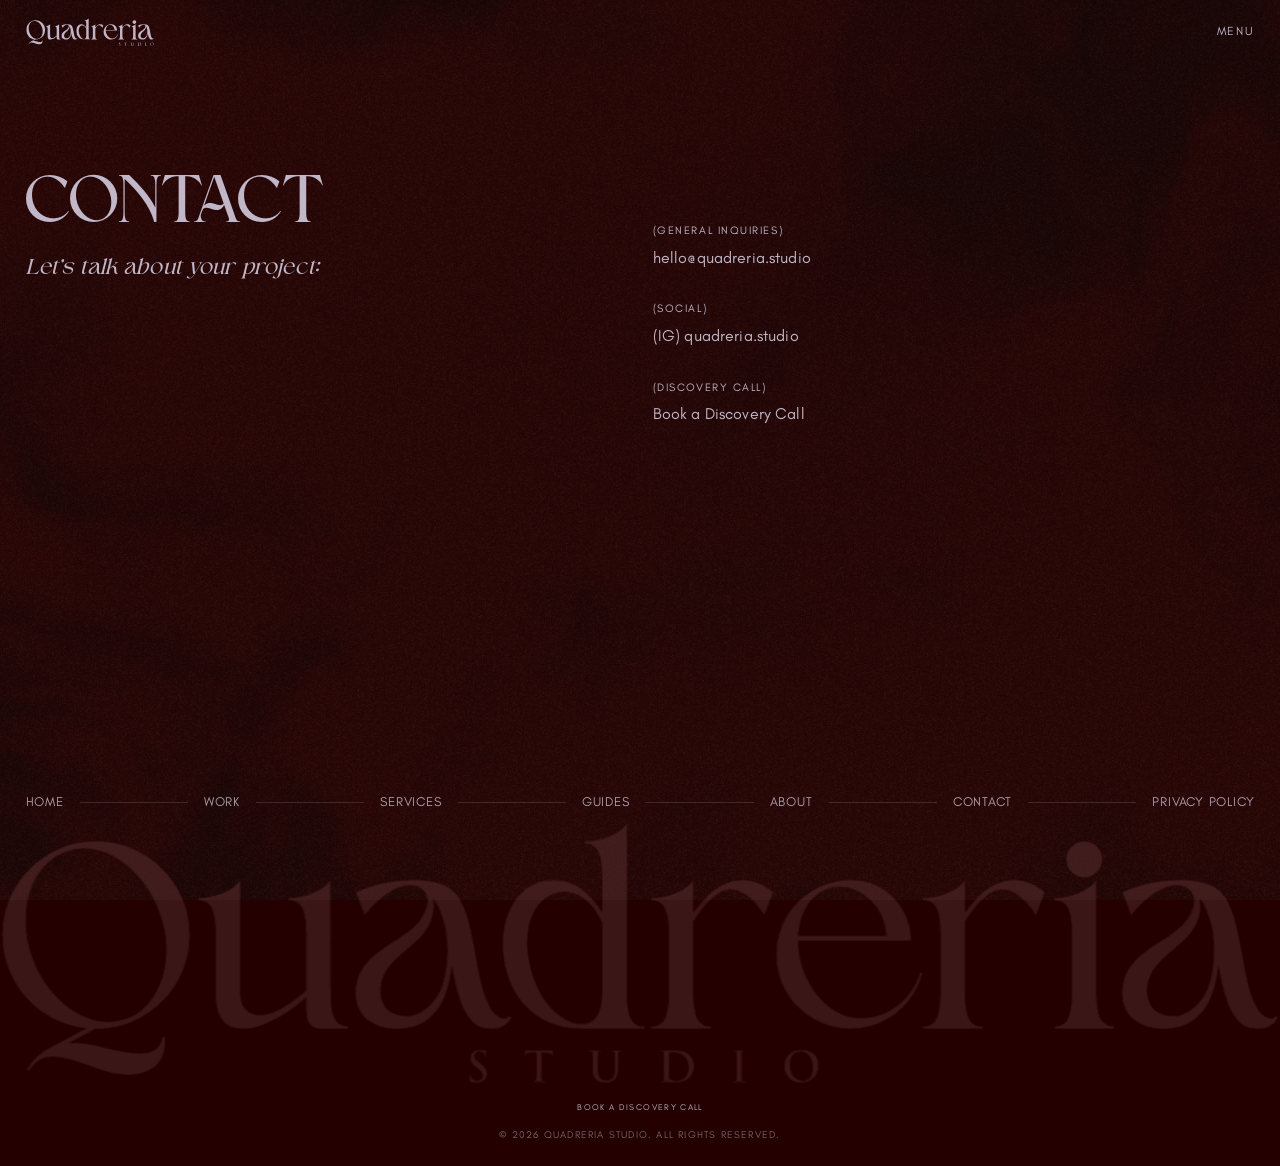
<file: contact.html>
<!doctype html>
<html lang="en">
<head>
<meta charset="utf-8">
<meta name="viewport" content="width=device-width, initial-scale=1, viewport-fit=cover">
<title>Contact — Quadreria Studio</title>
<meta name="description" content="Let’s talk about your project. hello@quadreria.studio">
<meta name="theme-color" content="#240000">
<link rel="canonical" href="https://quadreria.studio/contact.html">
<meta property="og:type" content="website">
<meta property="og:site_name" content="Quadreria Studio">
<meta property="og:title" content="Contact — Quadreria Studio">
<meta property="og:description" content="Let’s talk about your project. hello@quadreria.studio">
<meta property="og:url" content="https://quadreria.studio/contact.html">
<meta property="og:image" content="https://quadreria.studio/assets/images/projects/project-01/highlight.jpg">
<meta name="twitter:card" content="summary_large_image">
<link rel="icon" href="assets/brand/favicon.svg" type="image/svg+xml">
<link rel="icon" href="assets/brand/favicon-64.png" type="image/png" sizes="64x64">
<link rel="apple-touch-icon" href="assets/brand/apple-touch-icon.png">
<link rel="preload" href="assets/fonts/higuen-serif.woff2" as="font" type="font/woff2" crossorigin>
<link rel="preload" href="assets/fonts/glacial-indifference-regular.woff2" as="font" type="font/woff2" crossorigin>
<link rel="stylesheet" href="assets/css/style.css">
</head>
<body class="page-contact">
<canvas id="bg" aria-hidden="true"></canvas>
<div class="curtain" aria-hidden="true"></div>
<a class="sr-only" href="#main">Skip to content</a>

<header class="site-header">
  <a class="brand" href="index.html" aria-label="Quadreria Studio — home"><img src="assets/brand/logo-side-lilac.svg" alt="Quadreria Studio" width="150" height="32"></a>
  <button class="menu-toggle" aria-expanded="false" aria-controls="menu"><span>Menu</span><span>Close</span></button>
</header>

<nav class="menu" id="menu" aria-hidden="true" aria-label="Main">
  <ul class="menu__list">
      <!-- <li class="menu__item"><span class="menu__num">(01)</span><a class="menu__link is-current" href="index.html" data-name="Home"><span class="base">Home</span><span class="alt">home</span></a></li> -->
      <li class="menu__item"><span class="menu__num">(01)</span><a class="menu__link" href="work.html" data-name="Work"><span class="base">Work</span><span class="alt">work</span></a></li>
      <li class="menu__item"><span class="menu__num">(02)</span><a class="menu__link" href="services.html" data-name="Services"><span class="base">Services</span><span class="alt">services</span></a></li>
      <li class="menu__item"><span class="menu__num">(03)</span><a class="menu__link" href="guides.html" data-name="Guides"><span class="base">Guides</span><span class="alt">guides</span></a></li>
      <li class="menu__item"><span class="menu__num">(04)</span><a class="menu__link" href="about.html" data-name="About"><span class="base">About</span><span class="alt">about</span></a></li>
      <li class="menu__item"><span class="menu__num">(05)</span><a class="menu__link" href="contact.html" data-name="Contact"><span class="base">Contact</span><span class="alt">contact</span></a></li>
  </ul>
  <div class="menu__preview">
    <div class="menu__frame">
        <!-- <img src="assets/images/menu/home.jpg" alt="" loading="lazy"> -->
        <img src="assets/images/menu/work.jpg" alt="" loading="lazy">
        <img src="assets/images/menu/services.jpg" alt="" loading="lazy">
        <img src="assets/images/menu/guides.jpg" alt="" loading="lazy">
        <img src="assets/images/menu/about.jpg" alt="" loading="lazy">
        <img src="assets/images/menu/contact.jpg" alt="" loading="lazy">
    </div>
    <div class="menu__caption label"><span class="menu__num-now">01 / 05</span><span class="menu__name-now">Work</span></div>
  </div>
  <div class="menu__foot label">
    <a class="nocase" href="mailto:hello@quadreria.studio">hello@quadreria.studio</a>
    <a href="https://www.instagram.com/quadreria.studio/" target="_blank" rel="noopener">(IG) quadreria.studio</a>
    <a href="https://topmate.io/ayushisingla/2372223?utm_source=public_profile&utm_campaign=ayushisingla" data-booking>Book a Discovery Call</a>
    <span>Local time (IST) <span data-clock></span></span>
  </div>
</nav>

<main id="main">

<section class="contact">
  <div class="contact__title">
    <h1 class="blur-in">Contact</h1>
    <p class="sub" data-reveal>Let’s talk about your project:</p>
  </div>
  <div class="contact__info">
    <div class="block" data-reveal><span class="label">(General Inquiries)</span><a href="mailto:hello@quadreria.studio">hello@quadreria.studio</a></div>
    <div class="block" data-reveal><span class="label">(Social)</span><a href="https://www.instagram.com/quadreria.studio/" target="_blank" rel="noopener">(IG) quadreria.studio</a></div>
    <div class="block" data-reveal><span class="label">(Discovery Call)</span><a href="https://topmate.io/ayushisingla/2372223?utm_source=public_profile&utm_campaign=ayushisingla" data-booking>Book a Discovery Call</a></div>
  </div>
</section>

</main>

<footer class="site-footer">
  <nav class="footer-nav" aria-label="Footer"><a href="index.html">Home</a><span class="r"></span><a href="work.html">Work</a><span class="r"></span><a href="services.html">Services</a><span class="r"></span><a href="guides.html">Guides</a><span class="r"></span><a href="about.html">About</a><span class="r"></span><a href="contact.html">Contact</a><span class="r"></span><a href="privacy-policy.html">Privacy Policy</a></nav>
  <svg class="footer-mark" viewBox="45 86 2795 578" aria-label="Quadreria Studio" role="img">
    <defs>
      <filter id="liquid" filterUnits="userSpaceOnUse" x="0" y="0" width="2880" height="810">
        <feTurbulence id="turb" type="fractalNoise" baseFrequency="0.0022 0.010" numOctaves="1" seed="4" result="noise"/>
        <feDisplacementMap id="disp" in="SourceGraphic" in2="noise" scale="150" xChannelSelector="R" yChannelSelector="G" result="warp"/>
        <!-- colour fringes on the edges: black one side, lilac the other -->
        <feFlood flood-color="#050000" result="tealC"/>
        <feComposite in="tealC" in2="warp" operator="in" result="teal"/>
        <feOffset id="offT" in="teal" dx="16" dy="2" result="tealO"/>
        <feFlood flood-color="#bfb5c6" flood-opacity="0.55" result="goldC"/>
        <feComposite in="goldC" in2="warp" operator="in" result="gold"/>
        <feOffset id="offG" in="gold" dx="-16" dy="-2" result="goldO"/>
        <feComponentTransfer id="fringeFade" in="tealO" result="tealF"><feFuncA type="linear" slope="1"/></feComponentTransfer>
        <feComponentTransfer id="fringeFade2" in="goldO" result="goldF"><feFuncA type="linear" slope="1"/></feComponentTransfer>
        <feMerge><feMergeNode in="goldF"/><feMergeNode in="tealF"/><feMergeNode in="warp"/></feMerge>
      </filter>
<g/><clipPath id="e8bc8dba9f"><rect x="0" width="2803" y="0" height="602"/></clipPath><clipPath id="1dfb3f0198"><path d="M 9 0.28125 L 49 0.28125 L 49 73 L 9 73 Z M 9 0.28125 " clip-rule="nonzero"/></clipPath><clipPath id="8f8f2062d3"><path d="M 130 0.28125 L 193 0.28125 L 193 72 L 130 72 Z M 130 0.28125 " clip-rule="nonzero"/></clipPath><clipPath id="2710d118dd"><path d="M 697 0.28125 L 773 0.28125 L 773 73 L 697 73 Z M 697 0.28125 " clip-rule="nonzero"/></clipPath><clipPath id="4fb71b73e6"><rect x="0" width="853" y="0" height="95"/></clipPath>
    </defs>
    <g filter="url(#liquid)"><g transform="matrix(1, 0, 0, 1, 47, 92)"><g clip-path="url(#e8bc8dba9f)"><g fill="var(--mark)" fill-opacity="1"><g transform="translate(2.786605, 449.956348)"><g><path d="M 204.6875 -409.359375 C 176.351562 -409.359375 149.816406 -404.070312 125.078125 -393.5 C 100.347656 -382.925781 78.601562 -368.265625 59.84375 -349.515625 C 41.09375 -330.765625 26.429688 -309.019531 15.859375 -284.28125 C 5.285156 -259.539062 0 -233.007812 0 -204.6875 C 0 -178.351562 4.6875 -153.414062 14.0625 -129.875 C 23.4375 -106.332031 36.398438 -85.382812 52.953125 -67.03125 C 69.515625 -48.675781 88.96875 -33.8125 111.3125 -22.4375 C 133.65625 -11.070312 157.597656 -3.992188 183.140625 -1.203125 L 101.140625 42.5 C 90.765625 48.082031 81.785156 54.5625 74.203125 61.9375 C 66.628906 69.320312 59.847656 78.398438 53.859375 89.171875 L 58.046875 92.171875 C 67.222656 79.003906 76.597656 70.222656 86.171875 65.828125 C 95.753906 61.441406 106.226562 59.847656 117.59375 61.046875 C 128.96875 62.242188 141.4375 64.835938 155 68.828125 C 168.164062 72.816406 181.132812 77.300781 193.90625 82.28125 C 206.675781 87.269531 220.140625 91.460938 234.296875 94.859375 C 248.460938 98.253906 263.925781 99.953125 280.6875 99.953125 C 293.851562 99.953125 306.421875 97.253906 318.390625 91.859375 C 330.359375 86.472656 339.929688 77.695312 347.109375 65.53125 C 354.296875 53.363281 356.894531 37.304688 354.90625 17.359375 L 349.515625 17.359375 C 347.117188 31.316406 341.53125 40.890625 332.75 46.078125 C 323.976562 51.265625 313.90625 53.859375 302.53125 53.859375 C 291.164062 53.859375 279.894531 52.863281 268.71875 50.875 C 248.375 47.28125 227.828125 42.789062 207.078125 37.40625 C 186.328125 32.019531 165.578125 29.925781 144.828125 31.125 L 204.078125 0 L 204.6875 0 C 233.007812 0 259.539062 -5.285156 284.28125 -15.859375 C 309.019531 -26.429688 330.765625 -41.09375 349.515625 -59.84375 C 368.265625 -78.601562 382.925781 -100.347656 393.5 -125.078125 C 404.070312 -149.816406 409.359375 -176.351562 409.359375 -204.6875 C 409.359375 -233.007812 404.070312 -259.539062 393.5 -284.28125 C 382.925781 -309.019531 368.265625 -330.765625 349.515625 -349.515625 C 330.765625 -368.265625 309.019531 -382.925781 284.28125 -393.5 C 259.539062 -404.070312 233.007812 -409.359375 204.6875 -409.359375 Z M 138.84375 -386.625 C 158 -393.800781 177.550781 -395.691406 197.5 -392.296875 C 217.445312 -388.910156 236.796875 -381.132812 255.546875 -368.96875 C 274.304688 -356.800781 291.265625 -340.941406 306.421875 -321.390625 C 321.585938 -301.835938 333.757812 -279.492188 342.9375 -254.359375 C 352.113281 -229.222656 357.097656 -204.382812 357.890625 -179.84375 C 358.691406 -155.300781 355.695312 -132.359375 348.90625 -111.015625 C 342.125 -89.671875 332.148438 -71.21875 318.984375 -55.65625 C 305.816406 -40.09375 289.660156 -28.921875 270.515625 -22.140625 C 251.359375 -15.359375 231.707031 -13.660156 211.5625 -17.046875 C 191.414062 -20.441406 172.066406 -28.222656 153.515625 -40.390625 C 134.960938 -52.566406 118.101562 -68.328125 102.9375 -87.671875 C 87.78125 -107.023438 75.613281 -129.269531 66.4375 -154.40625 C 57.257812 -179.539062 52.269531 -204.476562 51.46875 -229.21875 C 50.664062 -253.957031 53.554688 -276.898438 60.140625 -298.046875 C 66.722656 -319.191406 76.695312 -337.546875 90.0625 -353.109375 C 103.4375 -368.671875 119.695312 -379.84375 138.84375 -386.625 Z M 138.84375 -386.625 "/></g></g></g><g fill="var(--mark)" fill-opacity="1"><g transform="translate(430.699465, 449.956348)"><g><path d="M 38.296875 -200.5 C 38.296875 -232.414062 35.101562 -253.859375 28.71875 -264.828125 C 22.34375 -275.796875 12.769531 -280.882812 0 -280.09375 L 0 -285.484375 C 17.550781 -285.484375 35.304688 -289.171875 53.265625 -296.546875 C 71.222656 -303.929688 84.191406 -313.410156 92.171875 -324.984375 L 92.171875 -81.390625 C 92.171875 -63.441406 96.160156 -50.472656 104.140625 -42.484375 C 112.117188 -34.503906 122.09375 -30.316406 134.0625 -29.921875 C 146.03125 -29.921875 158.097656 -32.8125 170.265625 -38.59375 C 182.429688 -44.382812 194.203125 -51.46875 205.578125 -59.84375 C 216.953125 -68.226562 227.023438 -76.207031 235.796875 -83.78125 L 235.796875 -200.5 C 235.796875 -232.414062 232.601562 -253.859375 226.21875 -264.828125 C 219.84375 -275.796875 210.269531 -280.882812 197.5 -280.09375 L 197.5 -285.484375 C 215.050781 -285.484375 232.703125 -289.171875 250.453125 -296.546875 C 268.210938 -303.929688 281.082031 -313.410156 289.0625 -324.984375 L 289.671875 -77.796875 C 290.066406 -48.671875 293.457031 -29.21875 299.84375 -19.4375 C 306.226562 -9.664062 315.601562 -4.984375 327.96875 -5.390625 L 327.96875 0 L 269.921875 0 C 256.347656 0 247.265625 -3.789062 242.671875 -11.375 C 238.085938 -18.957031 235.796875 -28.734375 235.796875 -40.703125 L 235.796875 -68.828125 C 223.429688 -57.253906 209.269531 -46.179688 193.3125 -35.609375 C 177.351562 -25.035156 161.09375 -16.457031 144.53125 -9.875 C 127.976562 -3.289062 112.316406 0 97.546875 0 C 76.003906 0 60.742188 -6.679688 51.765625 -20.046875 C 42.785156 -33.410156 38.296875 -49.867188 38.296875 -69.421875 Z M 38.296875 -200.5 "/></g></g></g><g fill="var(--mark)" fill-opacity="1"><g transform="translate(774.22666, 449.956348)"><g><path d="M 340.53125 -24.53125 C 336.144531 -15.757812 330.0625 -9.476562 322.28125 -5.6875 C 314.5 -1.894531 306.222656 0 297.453125 0 C 277.898438 0 263.132812 -5.882812 253.15625 -17.65625 C 243.1875 -29.425781 235.207031 -43.289062 229.21875 -59.25 C 225.226562 -70.820312 221.632812 -83.390625 218.4375 -96.953125 C 215.25 -110.515625 212.457031 -124.28125 210.0625 -138.25 C 208.46875 -114.707031 203.476562 -92.363281 195.09375 -71.21875 C 186.71875 -50.070312 174.050781 -32.914062 157.09375 -19.75 C 140.144531 -6.582031 117.503906 0 89.171875 0 C 63.234375 0 41.488281 -7.179688 23.9375 -21.546875 C 6.382812 -35.910156 -1.59375 -57.054688 0 -84.984375 C 1.195312 -102.941406 5.984375 -118.300781 14.359375 -131.0625 C 22.742188 -143.832031 33.21875 -155.101562 45.78125 -164.875 C 58.351562 -174.65625 71.421875 -183.734375 84.984375 -192.109375 C 98.546875 -200.492188 111.015625 -209.273438 122.390625 -218.453125 C 133.765625 -227.628906 142.441406 -238.203125 148.421875 -250.171875 C 157.203125 -266.921875 159.394531 -280.679688 155 -291.453125 C 150.613281 -302.234375 142.335938 -309.117188 130.171875 -312.109375 C 118.003906 -315.097656 104.335938 -313.203125 89.171875 -306.421875 C 75.210938 -300.035156 61.847656 -290.957031 49.078125 -279.1875 C 36.304688 -267.414062 26.53125 -256.941406 19.75 -247.765625 L 0.59375 -298.046875 C 18.15625 -306.421875 37.804688 -313.003906 59.546875 -317.796875 C 81.296875 -322.585938 103.738281 -324.984375 126.875 -324.984375 C 156.40625 -324.984375 179.347656 -320.890625 195.703125 -312.703125 C 212.066406 -304.523438 224.4375 -291.859375 232.8125 -274.703125 C 241.1875 -257.546875 247.96875 -235.800781 253.15625 -209.46875 C 257.539062 -189.125 261.53125 -168.375 265.125 -147.21875 C 268.71875 -126.070312 273.007812 -106.222656 278 -87.671875 C 282.988281 -69.117188 289.671875 -53.460938 298.046875 -40.703125 C 301.640625 -35.109375 307.125 -30.117188 314.5 -25.734375 C 321.882812 -21.347656 329.164062 -22.144531 336.34375 -28.125 Z M 194.5 -226.234375 C 191.707031 -237.003906 188.316406 -247.375 184.328125 -257.34375 C 180.335938 -267.320312 175.351562 -276.101562 169.375 -283.6875 C 171.769531 -273.707031 171.867188 -263.226562 169.671875 -252.25 C 167.472656 -241.28125 163.984375 -231.609375 159.203125 -223.234375 C 152.816406 -211.660156 144.535156 -201.285156 134.359375 -192.109375 C 124.179688 -182.929688 113.707031 -173.953125 102.9375 -165.171875 C 92.164062 -156.398438 82.488281 -146.726562 73.90625 -136.15625 C 65.332031 -125.582031 59.445312 -113.113281 56.25 -98.75 C 53.457031 -83.988281 54.753906 -69.921875 60.140625 -56.546875 C 65.535156 -43.179688 76.8125 -34.304688 93.96875 -29.921875 C 108.726562 -26.328125 122.488281 -27.320312 135.25 -32.90625 C 148.019531 -38.5 158.992188 -46.78125 168.171875 -57.75 C 177.347656 -68.726562 184.128906 -80.398438 188.515625 -92.765625 C 195.304688 -112.316406 199.195312 -134.5625 200.1875 -159.5 C 201.1875 -184.4375 199.289062 -206.679688 194.5 -226.234375 Z M 194.5 -226.234375 "/></g></g></g><g fill="var(--mark)" fill-opacity="1"><g transform="translate(1095.610151, 449.956348)"><g><path d="M 271.109375 -84.390625 C 271.109375 -52.867188 274.300781 -31.71875 280.6875 -20.9375 C 287.070312 -10.164062 296.648438 -4.984375 309.421875 -5.390625 L 309.421875 0 L 175.359375 0 C 138.253906 0 106.632812 -8.175781 80.5 -24.53125 C 54.363281 -40.894531 34.410156 -63.238281 20.640625 -91.5625 C 6.878906 -119.894531 0 -152.015625 0 -187.921875 C 0 -210.265625 4.085938 -231.910156 12.265625 -252.859375 C 20.441406 -273.804688 32.8125 -291.0625 49.375 -304.625 C 65.9375 -318.195312 86.582031 -324.984375 111.3125 -324.984375 C 134.851562 -324.984375 155.601562 -318.097656 173.5625 -304.328125 C 191.519531 -290.566406 206.082031 -274.109375 217.25 -254.953125 L 217.25 -324.984375 C 217.25 -356.898438 214.054688 -378.242188 207.671875 -389.015625 C 201.285156 -399.785156 191.710938 -404.773438 178.953125 -403.984375 L 178.953125 -409.359375 C 196.503906 -409.359375 214.253906 -413.046875 232.203125 -420.421875 C 250.160156 -427.804688 263.128906 -437.285156 271.109375 -448.859375 Z M 217.25 -84.390625 L 217.25 -231.015625 C 204.082031 -259.335938 188.320312 -278.585938 169.96875 -288.765625 C 151.613281 -298.941406 133.757812 -301.535156 116.40625 -296.546875 C 99.050781 -291.554688 84.585938 -280.484375 73.015625 -263.328125 C 64.640625 -250.566406 59.050781 -236.003906 56.25 -219.640625 C 53.457031 -203.285156 52.957031 -186.328125 54.75 -168.765625 C 56.550781 -151.210938 60.046875 -134.359375 65.234375 -118.203125 C 70.421875 -102.046875 76.601562 -87.582031 83.78125 -74.8125 C 94.5625 -56.457031 108.226562 -41.191406 124.78125 -29.015625 C 141.34375 -16.847656 157.003906 -10.765625 171.765625 -10.765625 C 186.523438 -10.765625 197.796875 -16.453125 205.578125 -27.828125 C 213.359375 -39.203125 217.25 -58.054688 217.25 -84.390625 Z M 217.25 -84.390625 "/></g></g></g><g fill="var(--mark)" fill-opacity="1"><g transform="translate(1419.986103, 449.956348)"><g><path d="M 92.171875 -84.390625 C 92.171875 -52.867188 95.359375 -31.71875 101.734375 -20.9375 C 108.117188 -10.164062 117.695312 -4.984375 130.46875 -5.390625 L 130.46875 0 L 0 0 L 0 -5.390625 C 12.769531 -4.984375 22.34375 -10.164062 28.71875 -20.9375 C 35.101562 -31.71875 38.296875 -52.867188 38.296875 -84.390625 L 38.296875 -200.5 C 38.296875 -232.414062 35.101562 -253.859375 28.71875 -264.828125 C 22.34375 -275.796875 12.769531 -280.882812 0 -280.09375 L 0 -285.484375 C 17.550781 -285.484375 35.304688 -289.171875 53.265625 -296.546875 C 71.222656 -303.929688 84.191406 -313.410156 92.171875 -324.984375 L 92.171875 -253.75 C 100.546875 -265.726562 110.117188 -277.203125 120.890625 -288.171875 C 131.660156 -299.140625 143.628906 -308.015625 156.796875 -314.796875 C 169.960938 -321.585938 184.128906 -324.984375 199.296875 -324.984375 C 211.660156 -324.984375 223.628906 -322.488281 235.203125 -317.5 C 246.773438 -312.507812 257.148438 -306.023438 266.328125 -298.046875 L 247.171875 -247.765625 C 241.191406 -256.941406 234.207031 -266.019531 226.21875 -275 C 218.238281 -283.976562 209.660156 -291.160156 200.484375 -296.546875 C 191.316406 -301.929688 181.546875 -304.425781 171.171875 -304.03125 C 160.796875 -303.632812 150.019531 -298.847656 138.84375 -289.671875 C 129.269531 -282.085938 120.492188 -273.109375 112.515625 -262.734375 C 104.535156 -252.359375 97.753906 -242.78125 92.171875 -234 Z M 92.171875 -84.390625 "/></g></g></g><g fill="var(--mark)" fill-opacity="1"><g transform="translate(1684.514012, 449.956348)"><g><path d="M 170.5625 -324.984375 C 198.5 -324.984375 222.34375 -318.398438 242.09375 -305.234375 C 261.84375 -292.066406 277.003906 -275.304688 287.578125 -254.953125 C 298.148438 -234.609375 303.234375 -213.660156 302.828125 -192.109375 C 262.128906 -192.109375 221.03125 -192.109375 179.53125 -192.109375 C 138.039062 -192.109375 96.945312 -192.109375 56.25 -192.109375 C 56.65625 -184.929688 57.253906 -177.75 58.046875 -170.5625 C 58.847656 -163.382812 60.046875 -156.003906 61.640625 -148.421875 C 67.222656 -125.679688 76.695312 -104.335938 90.0625 -84.390625 C 103.4375 -64.441406 120.296875 -48.78125 140.640625 -37.40625 C 160.992188 -26.03125 183.9375 -21.738281 209.46875 -24.53125 C 233.40625 -27.332031 255.847656 -37.207031 276.796875 -54.15625 C 297.742188 -71.113281 313.207031 -94.15625 323.1875 -123.28125 L 328.5625 -123.28125 C 322.582031 -99.75 312.007812 -78.703125 296.84375 -60.140625 C 281.6875 -41.585938 263.234375 -26.925781 241.484375 -16.15625 C 219.742188 -5.382812 196.101562 0 170.5625 0 C 148.21875 0 127.269531 -4.1875 107.71875 -12.5625 C 88.175781 -20.945312 70.921875 -32.519531 55.953125 -47.28125 C 40.992188 -62.039062 29.320312 -79.296875 20.9375 -99.046875 C 12.5625 -118.796875 8.375 -139.84375 8.375 -162.1875 C 8.375 -184.53125 12.5625 -205.578125 20.9375 -225.328125 C 29.320312 -245.078125 40.992188 -262.429688 55.953125 -277.390625 C 70.921875 -292.359375 88.175781 -304.03125 107.71875 -312.40625 C 127.269531 -320.789062 148.21875 -324.984375 170.5625 -324.984375 Z M 248.96875 -202.890625 C 246.175781 -230.015625 237.894531 -252.253906 224.125 -269.609375 C 210.363281 -286.972656 194.109375 -298.84375 175.359375 -305.21875 C 156.609375 -311.601562 138.253906 -311.609375 120.296875 -305.234375 C 101.546875 -298.847656 86.582031 -286.273438 75.40625 -267.515625 C 64.238281 -248.765625 58.054688 -227.222656 56.859375 -202.890625 Z M 248.96875 -202.890625 "/></g></g></g><g fill="var(--mark)" fill-opacity="1"><g transform="translate(2013.079174, 449.956348)"><g><path d="M 92.171875 -84.390625 C 92.171875 -52.867188 95.359375 -31.71875 101.734375 -20.9375 C 108.117188 -10.164062 117.695312 -4.984375 130.46875 -5.390625 L 130.46875 0 L 0 0 L 0 -5.390625 C 12.769531 -4.984375 22.34375 -10.164062 28.71875 -20.9375 C 35.101562 -31.71875 38.296875 -52.867188 38.296875 -84.390625 L 38.296875 -200.5 C 38.296875 -232.414062 35.101562 -253.859375 28.71875 -264.828125 C 22.34375 -275.796875 12.769531 -280.882812 0 -280.09375 L 0 -285.484375 C 17.550781 -285.484375 35.304688 -289.171875 53.265625 -296.546875 C 71.222656 -303.929688 84.191406 -313.410156 92.171875 -324.984375 L 92.171875 -253.75 C 100.546875 -265.726562 110.117188 -277.203125 120.890625 -288.171875 C 131.660156 -299.140625 143.628906 -308.015625 156.796875 -314.796875 C 169.960938 -321.585938 184.128906 -324.984375 199.296875 -324.984375 C 211.660156 -324.984375 223.628906 -322.488281 235.203125 -317.5 C 246.773438 -312.507812 257.148438 -306.023438 266.328125 -298.046875 L 247.171875 -247.765625 C 241.191406 -256.941406 234.207031 -266.019531 226.21875 -275 C 218.238281 -283.976562 209.660156 -291.160156 200.484375 -296.546875 C 191.316406 -301.929688 181.546875 -304.425781 171.171875 -304.03125 C 160.796875 -303.632812 150.019531 -298.847656 138.84375 -289.671875 C 129.269531 -282.085938 120.492188 -273.109375 112.515625 -262.734375 C 104.535156 -252.359375 97.753906 -242.78125 92.171875 -234 Z M 92.171875 -84.390625 "/></g></g></g><g fill="var(--mark)" fill-opacity="1"><g transform="translate(2300.349552, 449.956348)"><g><path d="M 92.171875 -84.390625 C 92.171875 -52.867188 95.359375 -31.71875 101.734375 -20.9375 C 108.117188 -10.164062 117.695312 -4.984375 130.46875 -5.390625 L 130.46875 0 L 0 0 L 0 -5.390625 C 12.769531 -4.984375 22.34375 -10.164062 28.71875 -20.9375 C 35.101562 -31.71875 38.296875 -52.867188 38.296875 -84.390625 L 38.296875 -200.5 C 38.296875 -232.414062 35.101562 -253.859375 28.71875 -264.828125 C 22.34375 -275.796875 12.769531 -280.882812 0 -280.09375 L 0 -285.484375 C 17.550781 -285.484375 35.304688 -289.171875 53.265625 -296.546875 C 71.222656 -303.929688 84.191406 -313.410156 92.171875 -324.984375 Z M 65.234375 -409.359375 C 76.003906 -409.359375 85.28125 -405.566406 93.0625 -397.984375 C 100.84375 -390.410156 104.734375 -381.238281 104.734375 -370.46875 C 104.734375 -359.289062 100.84375 -349.910156 93.0625 -342.328125 C 85.28125 -334.753906 76.003906 -330.96875 65.234375 -330.96875 C 54.460938 -330.96875 45.1875 -334.753906 37.40625 -342.328125 C 29.625 -349.910156 25.734375 -359.289062 25.734375 -370.46875 C 25.734375 -381.238281 29.625 -390.410156 37.40625 -397.984375 C 45.1875 -405.566406 54.460938 -409.359375 65.234375 -409.359375 Z M 65.234375 -409.359375 "/></g></g></g><g fill="var(--mark)" fill-opacity="1"><g transform="translate(2448.173843, 449.956348)"><g><path d="M 340.53125 -24.53125 C 336.144531 -15.757812 330.0625 -9.476562 322.28125 -5.6875 C 314.5 -1.894531 306.222656 0 297.453125 0 C 277.898438 0 263.132812 -5.882812 253.15625 -17.65625 C 243.1875 -29.425781 235.207031 -43.289062 229.21875 -59.25 C 225.226562 -70.820312 221.632812 -83.390625 218.4375 -96.953125 C 215.25 -110.515625 212.457031 -124.28125 210.0625 -138.25 C 208.46875 -114.707031 203.476562 -92.363281 195.09375 -71.21875 C 186.71875 -50.070312 174.050781 -32.914062 157.09375 -19.75 C 140.144531 -6.582031 117.503906 0 89.171875 0 C 63.234375 0 41.488281 -7.179688 23.9375 -21.546875 C 6.382812 -35.910156 -1.59375 -57.054688 0 -84.984375 C 1.195312 -102.941406 5.984375 -118.300781 14.359375 -131.0625 C 22.742188 -143.832031 33.21875 -155.101562 45.78125 -164.875 C 58.351562 -174.65625 71.421875 -183.734375 84.984375 -192.109375 C 98.546875 -200.492188 111.015625 -209.273438 122.390625 -218.453125 C 133.765625 -227.628906 142.441406 -238.203125 148.421875 -250.171875 C 157.203125 -266.921875 159.394531 -280.679688 155 -291.453125 C 150.613281 -302.234375 142.335938 -309.117188 130.171875 -312.109375 C 118.003906 -315.097656 104.335938 -313.203125 89.171875 -306.421875 C 75.210938 -300.035156 61.847656 -290.957031 49.078125 -279.1875 C 36.304688 -267.414062 26.53125 -256.941406 19.75 -247.765625 L 0.59375 -298.046875 C 18.15625 -306.421875 37.804688 -313.003906 59.546875 -317.796875 C 81.296875 -322.585938 103.738281 -324.984375 126.875 -324.984375 C 156.40625 -324.984375 179.347656 -320.890625 195.703125 -312.703125 C 212.066406 -304.523438 224.4375 -291.859375 232.8125 -274.703125 C 241.1875 -257.546875 247.96875 -235.800781 253.15625 -209.46875 C 257.539062 -189.125 261.53125 -168.375 265.125 -147.21875 C 268.71875 -126.070312 273.007812 -106.222656 278 -87.671875 C 282.988281 -69.117188 289.671875 -53.460938 298.046875 -40.703125 C 301.640625 -35.109375 307.125 -30.117188 314.5 -25.734375 C 321.882812 -21.347656 329.164062 -22.144531 336.34375 -28.125 Z M 194.5 -226.234375 C 191.707031 -237.003906 188.316406 -247.375 184.328125 -257.34375 C 180.335938 -267.320312 175.351562 -276.101562 169.375 -283.6875 C 171.769531 -273.707031 171.867188 -263.226562 169.671875 -252.25 C 167.472656 -241.28125 163.984375 -231.609375 159.203125 -223.234375 C 152.816406 -211.660156 144.535156 -201.285156 134.359375 -192.109375 C 124.179688 -182.929688 113.707031 -173.953125 102.9375 -165.171875 C 92.164062 -156.398438 82.488281 -146.726562 73.90625 -136.15625 C 65.332031 -125.582031 59.445312 -113.113281 56.25 -98.75 C 53.457031 -83.988281 54.753906 -69.921875 60.140625 -56.546875 C 65.535156 -43.179688 76.8125 -34.304688 93.96875 -29.921875 C 108.726562 -26.328125 122.488281 -27.320312 135.25 -32.90625 C 148.019531 -38.5 158.992188 -46.78125 168.171875 -57.75 C 177.347656 -68.726562 184.128906 -80.398438 188.515625 -92.765625 C 195.304688 -112.316406 199.195312 -134.5625 200.1875 -159.5 C 201.1875 -184.4375 199.289062 -206.679688 194.5 -226.234375 Z M 194.5 -226.234375 "/></g></g></g></g></g><g transform="matrix(1, 0, 0, 1, 1060, 587)"><g clip-path="url(#4fb71b73e6)"><g clip-path="url(#1dfb3f0198)"><g fill="var(--mark)" fill-opacity="1"><g transform="translate(1.693761, 71.19447)"><g><path d="M 23.4375 1.5625 C 20.800781 1.5625 18.394531 1.375 16.21875 1 C 14.050781 0.632812 11.984375 0.0234375 10.015625 -0.828125 C 9.285156 -1.128906 8.8125 -1.476562 8.59375 -1.875 C 8.382812 -2.28125 8.28125 -2.972656 8.28125 -3.953125 C 8.28125 -6.460938 8.335938 -8.910156 8.453125 -11.296875 C 8.578125 -13.691406 8.671875 -15.257812 8.734375 -16 C 8.796875 -16.675781 8.898438 -17.242188 9.046875 -17.703125 C 9.203125 -18.160156 9.46875 -18.390625 9.84375 -18.390625 C 10.269531 -18.390625 10.523438 -18.21875 10.609375 -17.875 C 10.703125 -17.539062 10.75 -17.191406 10.75 -16.828125 C 10.75 -16.210938 10.828125 -15.472656 10.984375 -14.609375 C 11.140625 -13.753906 11.335938 -12.929688 11.578125 -12.140625 C 12.617188 -8.765625 14.363281 -6.367188 16.8125 -4.953125 C 19.269531 -3.546875 21.910156 -2.84375 24.734375 -2.84375 C 27.492188 -2.84375 29.789062 -3.378906 31.625 -4.453125 C 33.46875 -5.523438 34.832031 -6.875 35.71875 -8.5 C 36.601562 -10.125 37.046875 -11.734375 37.046875 -13.328125 C 37.046875 -14.859375 36.832031 -16.359375 36.40625 -17.828125 C 35.976562 -19.304688 35.117188 -20.882812 33.828125 -22.5625 C 32.546875 -24.25 30.617188 -26.078125 28.046875 -28.046875 L 23.8125 -31.34375 C 18.78125 -35.332031 15.253906 -39.023438 13.234375 -42.421875 C 11.210938 -45.828125 10.203125 -49.398438 10.203125 -53.140625 C 10.203125 -56.515625 11.085938 -59.503906 12.859375 -62.109375 C 14.640625 -64.710938 17.125 -66.765625 20.3125 -68.265625 C 23.5 -69.765625 27.207031 -70.515625 31.4375 -70.515625 C 34.445312 -70.515625 36.945312 -70.328125 38.9375 -69.953125 C 40.925781 -69.585938 42.503906 -69.253906 43.671875 -68.953125 C 44.523438 -68.765625 44.953125 -68.394531 44.953125 -67.84375 C 44.953125 -67.238281 44.890625 -66.148438 44.765625 -64.578125 C 44.648438 -63.015625 44.59375 -60.425781 44.59375 -56.8125 C 44.59375 -54.976562 44.253906 -54.0625 43.578125 -54.0625 C 42.960938 -54.0625 42.65625 -54.613281 42.65625 -55.71875 C 42.65625 -56.144531 42.5 -56.96875 42.1875 -58.1875 C 41.882812 -59.414062 41.242188 -60.613281 40.265625 -61.78125 C 39.585938 -62.632812 38.5 -63.597656 37 -64.671875 C 35.5 -65.742188 33.25 -66.28125 30.25 -66.28125 C 26.875 -66.28125 24.207031 -65.390625 22.25 -63.609375 C 20.289062 -61.835938 19.3125 -59.570312 19.3125 -56.8125 C 19.3125 -54.726562 19.984375 -52.722656 21.328125 -50.796875 C 22.679688 -48.867188 25.253906 -46.460938 29.046875 -43.578125 L 31.625 -41.640625 C 35.363281 -38.890625 38.320312 -36.269531 40.5 -33.78125 C 42.675781 -31.300781 44.253906 -28.816406 45.234375 -26.328125 C 46.210938 -23.847656 46.703125 -21.140625 46.703125 -18.203125 C 46.703125 -15.566406 46.085938 -12.773438 44.859375 -9.828125 C 43.640625 -6.890625 41.375 -4.347656 38.0625 -2.203125 C 35.789062 -0.734375 33.398438 0.257812 30.890625 0.78125 C 28.378906 1.300781 25.894531 1.5625 23.4375 1.5625 Z M 23.4375 1.5625 "/></g></g></g></g><g clip-path="url(#8f8f2062d3)"><g fill="var(--mark)" fill-opacity="1"><g transform="translate(128.756563, 71.19447)"><g><path d="M 27.3125 -26.390625 L 27.3125 -64.078125 L 13.609375 -63.71875 C 10.972656 -63.65625 8.992188 -63.453125 7.671875 -63.109375 C 6.359375 -62.773438 5.363281 -62.085938 4.6875 -61.046875 C 4.257812 -60.367188 3.921875 -59.753906 3.671875 -59.203125 C 3.429688 -58.648438 3.25 -58.191406 3.125 -57.828125 C 2.9375 -57.085938 2.597656 -56.71875 2.109375 -56.71875 C 1.554688 -56.71875 1.28125 -57.210938 1.28125 -58.203125 C 1.28125 -58.566406 1.375 -59.269531 1.5625 -60.3125 C 1.75 -61.351562 1.960938 -62.5 2.203125 -63.75 C 2.453125 -65.007812 2.664062 -66.113281 2.84375 -67.0625 C 3.03125 -68.019531 3.15625 -68.585938 3.21875 -68.765625 C 3.457031 -69.929688 3.828125 -70.515625 4.328125 -70.515625 C 4.691406 -70.515625 5.148438 -70.359375 5.703125 -70.046875 C 6.253906 -69.742188 7.113281 -69.53125 8.28125 -69.40625 C 9.625 -69.289062 11.109375 -69.1875 12.734375 -69.09375 C 14.359375 -69 15.9375 -68.953125 17.46875 -68.953125 L 53.875 -68.953125 C 55.34375 -68.953125 56.597656 -69.015625 57.640625 -69.140625 C 58.679688 -69.265625 59.539062 -69.351562 60.21875 -69.40625 C 60.894531 -69.53125 61.429688 -69.640625 61.828125 -69.734375 C 62.222656 -69.828125 62.515625 -69.875 62.703125 -69.875 C 63.191406 -69.875 63.4375 -69.226562 63.4375 -67.9375 C 63.4375 -67.320312 63.40625 -66.3125 63.34375 -64.90625 C 63.28125 -63.5 63.234375 -62.070312 63.203125 -60.625 C 63.171875 -59.1875 63.15625 -58.070312 63.15625 -57.28125 C 63.039062 -56.300781 62.765625 -55.8125 62.328125 -55.8125 C 61.722656 -55.8125 61.390625 -56.421875 61.328125 -57.640625 L 61.234375 -58.65625 C 61.171875 -59.882812 60.375 -61.035156 58.84375 -62.109375 C 57.3125 -63.179688 54.488281 -63.742188 50.375 -63.796875 L 38.796875 -64.078125 L 38.796875 -26.390625 C 38.796875 -22.160156 38.8125 -18.3125 38.84375 -14.84375 C 38.875 -11.382812 39.007812 -8.675781 39.25 -6.71875 C 39.375 -5.425781 39.664062 -4.316406 40.125 -3.390625 C 40.582031 -2.472656 41.488281 -1.925781 42.84375 -1.75 C 43.519531 -1.6875 44.300781 -1.609375 45.1875 -1.515625 C 46.070312 -1.421875 46.851562 -1.375 47.53125 -1.375 C 48.507812 -1.375 49 -1.128906 49 -0.640625 C 49 -0.0234375 48.414062 0.28125 47.25 0.28125 C 44.25 0.28125 41.414062 0.234375 38.75 0.140625 C 36.082031 0.046875 34.109375 0 32.828125 0 C 32.148438 0 31.117188 0.015625 29.734375 0.046875 C 28.359375 0.078125 26.90625 0.125 25.375 0.1875 C 23.84375 0.25 22.460938 0.28125 21.234375 0.28125 C 20.015625 0.28125 19.40625 -0.0234375 19.40625 -0.640625 C 19.40625 -1.128906 19.894531 -1.375 20.875 -1.375 C 21.539062 -1.375 22.148438 -1.421875 22.703125 -1.515625 C 23.253906 -1.609375 23.742188 -1.6875 24.171875 -1.75 C 25.097656 -1.925781 25.742188 -2.472656 26.109375 -3.390625 C 26.472656 -4.316406 26.71875 -5.453125 26.84375 -6.796875 C 27.09375 -8.765625 27.234375 -11.460938 27.265625 -14.890625 C 27.296875 -18.328125 27.3125 -22.160156 27.3125 -26.390625 Z M 27.3125 -26.390625 "/></g></g></g></g><g fill="var(--mark)" fill-opacity="1"><g transform="translate(267.586864, 71.19447)"><g><path d="M 11.125 -29.140625 L 11.125 -42.5625 C 11.125 -46.0625 11.125 -48.910156 11.125 -51.109375 C 11.125 -53.316406 11.125 -55.09375 11.125 -56.4375 C 11.125 -57.789062 11.109375 -58.878906 11.078125 -59.703125 C 11.046875 -60.535156 11 -61.320312 10.9375 -62.0625 C 10.875 -63.65625 10.582031 -64.847656 10.0625 -65.640625 C 9.539062 -66.441406 8.515625 -66.992188 6.984375 -67.296875 C 6.617188 -67.421875 6.097656 -67.5 5.421875 -67.53125 C 4.742188 -67.5625 4.070312 -67.578125 3.40625 -67.578125 C 2.363281 -67.578125 1.84375 -67.851562 1.84375 -68.40625 C 1.84375 -68.957031 2.515625 -69.234375 3.859375 -69.234375 C 6.304688 -69.234375 8.816406 -69.1875 11.390625 -69.09375 C 13.972656 -69 15.9375 -68.953125 17.28125 -68.953125 C 18.019531 -68.953125 19.078125 -68.96875 20.453125 -69 C 21.835938 -69.03125 23.265625 -69.078125 24.734375 -69.140625 C 26.203125 -69.203125 27.488281 -69.234375 28.59375 -69.234375 C 29.9375 -69.234375 30.609375 -68.957031 30.609375 -68.40625 C 30.609375 -67.851562 30.117188 -67.578125 29.140625 -67.578125 C 28.648438 -67.578125 28.222656 -67.5625 27.859375 -67.53125 C 27.492188 -67.5 27.035156 -67.421875 26.484375 -67.296875 C 25.253906 -67.054688 24.410156 -66.519531 23.953125 -65.6875 C 23.492188 -64.863281 23.203125 -63.65625 23.078125 -62.0625 C 23.015625 -61.320312 22.96875 -60.535156 22.9375 -59.703125 C 22.90625 -58.878906 22.890625 -57.789062 22.890625 -56.4375 C 22.890625 -55.09375 22.890625 -53.316406 22.890625 -51.109375 C 22.890625 -48.910156 22.890625 -46.0625 22.890625 -42.5625 L 22.890625 -29.703125 C 22.890625 -25.285156 23.179688 -21.617188 23.765625 -18.703125 C 24.347656 -15.796875 25.175781 -13.4375 26.25 -11.625 C 27.320312 -9.820312 28.59375 -8.304688 30.0625 -7.078125 C 32.144531 -5.359375 34.195312 -4.300781 36.21875 -3.90625 C 38.238281 -3.507812 40.019531 -3.3125 41.5625 -3.3125 C 43.582031 -3.3125 45.738281 -3.675781 48.03125 -4.40625 C 50.332031 -5.144531 52.40625 -6.4375 54.25 -8.28125 C 56.757812 -10.789062 58.273438 -14.035156 58.796875 -18.015625 C 59.316406 -22.003906 59.578125 -26.359375 59.578125 -31.078125 L 59.578125 -42.5625 C 59.578125 -46.0625 59.578125 -48.910156 59.578125 -51.109375 C 59.578125 -53.316406 59.578125 -55.09375 59.578125 -56.4375 C 59.578125 -57.789062 59.5625 -58.878906 59.53125 -59.703125 C 59.5 -60.535156 59.453125 -61.320312 59.390625 -62.0625 C 59.328125 -63.65625 59.035156 -64.847656 58.515625 -65.640625 C 57.992188 -66.441406 56.96875 -66.992188 55.4375 -67.296875 C 55.070312 -67.421875 54.550781 -67.5 53.875 -67.53125 C 53.195312 -67.5625 52.613281 -67.578125 52.125 -67.578125 C 51.082031 -67.578125 50.5625 -67.851562 50.5625 -68.40625 C 50.5625 -68.957031 51.207031 -69.234375 52.5 -69.234375 C 54.09375 -69.234375 55.6875 -69.203125 57.28125 -69.140625 C 58.875 -69.078125 60.234375 -69.03125 61.359375 -69 C 62.492188 -68.96875 63.0625 -68.953125 63.0625 -68.953125 C 63.4375 -68.953125 64.234375 -68.96875 65.453125 -69 C 66.679688 -69.03125 68.046875 -69.078125 69.546875 -69.140625 C 71.046875 -69.203125 72.378906 -69.234375 73.546875 -69.234375 C 74.835938 -69.234375 75.484375 -68.957031 75.484375 -68.40625 C 75.484375 -67.851562 74.929688 -67.578125 73.828125 -67.578125 C 73.335938 -67.578125 72.90625 -67.5625 72.53125 -67.53125 C 72.164062 -67.5 71.707031 -67.421875 71.15625 -67.296875 C 69.9375 -67.054688 69.09375 -66.519531 68.625 -65.6875 C 68.164062 -64.863281 67.878906 -63.65625 67.765625 -62.0625 C 67.703125 -61.320312 67.65625 -60.535156 67.625 -59.703125 C 67.59375 -58.878906 67.578125 -57.789062 67.578125 -56.4375 C 67.578125 -55.09375 67.578125 -53.316406 67.578125 -51.109375 C 67.578125 -48.910156 67.578125 -46.0625 67.578125 -42.5625 L 67.578125 -32.734375 C 67.578125 -29.359375 67.375 -25.953125 66.96875 -22.515625 C 66.570312 -19.085938 65.757812 -15.867188 64.53125 -12.859375 C 63.3125 -9.859375 61.414062 -7.257812 58.84375 -5.0625 C 55.59375 -2.238281 52.34375 -0.429688 49.09375 0.359375 C 45.84375 1.160156 42.71875 1.5625 39.71875 1.5625 C 38.125 1.5625 36.144531 1.453125 33.78125 1.234375 C 31.425781 1.023438 28.988281 0.476562 26.46875 -0.40625 C 23.957031 -1.300781 21.570312 -2.757812 19.3125 -4.78125 C 16.976562 -6.925781 15.03125 -9.851562 13.46875 -13.5625 C 11.90625 -17.269531 11.125 -22.460938 11.125 -29.140625 Z M 11.125 -29.140625 "/></g></g></g><g fill="var(--mark)" fill-opacity="1"><g transform="translate(419.47172, 71.19447)"><g><path d="M 15.078125 -26.390625 L 15.078125 -42.5625 C 15.078125 -46.0625 15.078125 -48.910156 15.078125 -51.109375 C 15.078125 -53.316406 15.078125 -55.09375 15.078125 -56.4375 C 15.078125 -57.789062 15.0625 -58.878906 15.03125 -59.703125 C 15 -60.535156 14.953125 -61.320312 14.890625 -62.0625 C 14.828125 -63.65625 14.535156 -64.847656 14.015625 -65.640625 C 13.492188 -66.441406 12.46875 -66.992188 10.9375 -67.296875 C 10.570312 -67.421875 10.050781 -67.5 9.375 -67.53125 C 8.695312 -67.5625 8.023438 -67.578125 7.359375 -67.578125 C 6.316406 -67.578125 5.796875 -67.851562 5.796875 -68.40625 C 5.796875 -68.957031 6.46875 -69.234375 7.8125 -69.234375 C 10.269531 -69.234375 12.769531 -69.1875 15.3125 -69.09375 C 17.851562 -69 19.765625 -68.953125 21.046875 -68.953125 C 22.460938 -68.953125 24.488281 -69 27.125 -69.09375 C 29.757812 -69.1875 32.457031 -69.234375 35.21875 -69.234375 C 38.09375 -69.234375 41.15625 -69.171875 44.40625 -69.046875 C 47.65625 -68.921875 50.914062 -68.550781 54.1875 -67.9375 C 57.46875 -67.320312 60.640625 -66.296875 63.703125 -64.859375 C 66.773438 -63.421875 69.566406 -61.382812 72.078125 -58.75 C 74.410156 -56.351562 76.476562 -53.222656 78.28125 -49.359375 C 80.09375 -45.503906 81 -40.847656 81 -35.390625 C 81 -29.628906 79.972656 -24.570312 77.921875 -20.21875 C 75.867188 -15.875 73.550781 -12.382812 70.96875 -9.75 C 69.5625 -8.332031 67.523438 -6.765625 64.859375 -5.046875 C 62.191406 -3.335938 58.835938 -1.882812 54.796875 -0.6875 C 50.753906 0.507812 45.878906 1.109375 40.171875 1.109375 C 38.515625 1.109375 36.78125 1.046875 34.96875 0.921875 C 33.164062 0.796875 31.378906 0.671875 29.609375 0.546875 C 27.890625 0.429688 26.25 0.3125 24.6875 0.1875 C 23.125 0.0625 21.757812 0 20.59375 0 C 20.101562 0 19.382812 0 18.4375 0 C 17.488281 0 16.460938 0.03125 15.359375 0.09375 C 14.316406 0.09375 13.226562 0.125 12.09375 0.1875 C 10.957031 0.25 9.929688 0.28125 9.015625 0.28125 C 7.785156 0.28125 7.171875 -0.0234375 7.171875 -0.640625 C 7.171875 -1.128906 7.660156 -1.375 8.640625 -1.375 C 9.316406 -1.375 9.929688 -1.421875 10.484375 -1.515625 C 11.035156 -1.609375 11.523438 -1.6875 11.953125 -1.75 C 12.867188 -1.925781 13.492188 -2.472656 13.828125 -3.390625 C 14.171875 -4.316406 14.4375 -5.453125 14.625 -6.796875 C 14.863281 -8.765625 15 -11.460938 15.03125 -14.890625 C 15.0625 -18.328125 15.078125 -22.160156 15.078125 -26.390625 Z M 26.5625 -44.03125 L 26.5625 -32.453125 C 26.5625 -27.609375 26.578125 -23.515625 26.609375 -20.171875 C 26.640625 -16.835938 26.6875 -14.738281 26.75 -13.875 C 26.8125 -12.71875 26.90625 -11.382812 27.03125 -9.875 C 27.15625 -8.375 27.398438 -7.378906 27.765625 -6.890625 C 28.378906 -6.035156 29.632812 -5.207031 31.53125 -4.40625 C 33.4375 -3.613281 36.195312 -3.21875 39.8125 -3.21875 C 44.53125 -3.21875 48.539062 -3.722656 51.84375 -4.734375 C 55.15625 -5.742188 58.191406 -7.445312 60.953125 -9.84375 C 63.898438 -12.351562 65.921875 -15.613281 67.015625 -19.625 C 68.117188 -23.644531 68.671875 -28.015625 68.671875 -32.734375 C 68.671875 -36.648438 68.210938 -40.09375 67.296875 -43.0625 C 66.378906 -46.039062 65.242188 -48.585938 63.890625 -50.703125 C 62.546875 -52.816406 61.195312 -54.488281 59.84375 -55.71875 C 57.03125 -58.414062 54.0625 -60.421875 50.9375 -61.734375 C 47.8125 -63.054688 44.757812 -63.914062 41.78125 -64.3125 C 38.8125 -64.707031 36.128906 -64.90625 33.734375 -64.90625 C 32.816406 -64.90625 31.679688 -64.84375 30.328125 -64.71875 C 28.984375 -64.601562 28.128906 -64.453125 27.765625 -64.265625 C 27.023438 -63.953125 26.65625 -63.335938 26.65625 -62.421875 C 26.65625 -61.378906 26.640625 -59.878906 26.609375 -57.921875 C 26.578125 -55.960938 26.5625 -53.769531 26.5625 -51.34375 C 26.5625 -48.925781 26.5625 -46.488281 26.5625 -44.03125 Z M 26.5625 -44.03125 "/></g></g></g><g fill="var(--mark)" fill-opacity="1"><g transform="translate(578.159625, 71.19447)"><g><path d="M 15.078125 -26.390625 L 15.078125 -42.5625 C 15.078125 -46.0625 15.078125 -48.910156 15.078125 -51.109375 C 15.078125 -53.316406 15.078125 -55.09375 15.078125 -56.4375 C 15.078125 -57.789062 15.0625 -58.878906 15.03125 -59.703125 C 15 -60.535156 14.953125 -61.320312 14.890625 -62.0625 C 14.710938 -65.0625 13.671875 -66.773438 11.765625 -67.203125 C 11.273438 -67.328125 10.738281 -67.421875 10.15625 -67.484375 C 9.570312 -67.546875 9.003906 -67.578125 8.453125 -67.578125 C 7.472656 -67.578125 6.984375 -67.882812 6.984375 -68.5 C 6.984375 -68.988281 7.71875 -69.234375 9.1875 -69.234375 C 10.351562 -69.234375 11.703125 -69.203125 13.234375 -69.140625 C 14.765625 -69.078125 16.25 -69.03125 17.6875 -69 C 19.132812 -68.96875 20.285156 -68.953125 21.140625 -68.953125 C 21.941406 -68.953125 23 -68.96875 24.3125 -69 C 25.632812 -69.03125 27.015625 -69.078125 28.453125 -69.140625 C 29.890625 -69.203125 31.191406 -69.234375 32.359375 -69.234375 C 33.648438 -69.234375 34.296875 -68.988281 34.296875 -68.5 C 34.296875 -67.882812 33.804688 -67.578125 32.828125 -67.578125 C 32.085938 -67.578125 31.164062 -67.484375 30.0625 -67.296875 C 28.832031 -67.054688 27.988281 -66.519531 27.53125 -65.6875 C 27.070312 -64.863281 26.78125 -63.65625 26.65625 -62.0625 C 26.59375 -61.320312 26.546875 -60.535156 26.515625 -59.703125 C 26.492188 -58.878906 26.484375 -57.789062 26.484375 -56.4375 C 26.484375 -55.09375 26.484375 -53.316406 26.484375 -51.109375 C 26.484375 -48.910156 26.484375 -46.0625 26.484375 -42.5625 L 26.484375 -26.390625 C 26.484375 -21.910156 26.492188 -17.921875 26.515625 -14.421875 C 26.546875 -10.929688 26.65625 -8.207031 26.84375 -6.25 C 26.96875 -5.019531 27.273438 -4.003906 27.765625 -3.203125 C 28.253906 -2.410156 29.171875 -1.925781 30.515625 -1.75 C 31.191406 -1.6875 31.972656 -1.609375 32.859375 -1.515625 C 33.753906 -1.421875 34.539062 -1.375 35.21875 -1.375 C 36.195312 -1.375 36.6875 -1.128906 36.6875 -0.640625 C 36.6875 -0.0234375 36.101562 0.28125 34.9375 0.28125 C 31.9375 0.28125 29.101562 0.234375 26.4375 0.140625 C 23.769531 0.046875 21.820312 0 20.59375 0 C 19.914062 0 18.890625 0.015625 17.515625 0.046875 C 16.140625 0.078125 14.679688 0.125 13.140625 0.1875 C 11.609375 0.25 10.234375 0.28125 9.015625 0.28125 C 7.785156 0.28125 7.171875 -0.0234375 7.171875 -0.640625 C 7.171875 -1.128906 7.660156 -1.375 8.640625 -1.375 C 9.316406 -1.375 9.929688 -1.421875 10.484375 -1.515625 C 11.035156 -1.609375 11.523438 -1.6875 11.953125 -1.75 C 12.867188 -1.925781 13.507812 -2.398438 13.875 -3.171875 C 14.25 -3.941406 14.5 -5 14.625 -6.34375 C 14.863281 -8.300781 15 -11.007812 15.03125 -14.46875 C 15.0625 -17.9375 15.078125 -21.910156 15.078125 -26.390625 Z M 15.078125 -26.390625 "/></g></g></g><g clip-path="url(#2710d118dd)"><g fill="var(--mark)" fill-opacity="1"><g transform="translate(692.351645, 71.19447)"><g><path d="M 42.109375 1.5625 C 35.484375 1.5625 29.828125 0.472656 25.140625 -1.703125 C 20.453125 -3.878906 16.632812 -6.757812 13.6875 -10.34375 C 10.75 -13.925781 8.578125 -17.832031 7.171875 -22.0625 C 5.765625 -26.289062 5.0625 -30.429688 5.0625 -34.484375 C 5.0625 -37.609375 5.503906 -40.851562 6.390625 -44.21875 C 7.273438 -47.59375 8.632812 -50.84375 10.46875 -53.96875 C 12.3125 -57.09375 14.71875 -59.894531 17.6875 -62.375 C 20.664062 -64.863281 24.253906 -66.84375 28.453125 -68.3125 C 32.648438 -69.78125 37.507812 -70.515625 43.03125 -70.515625 C 50.6875 -70.515625 57.285156 -69.101562 62.828125 -66.28125 C 68.378906 -63.46875 72.65625 -59.5 75.65625 -54.375 C 78.664062 -49.257812 80.171875 -43.175781 80.171875 -36.125 C 80.171875 -30.851562 79.28125 -25.9375 77.5 -21.375 C 75.726562 -16.8125 73.1875 -12.8125 69.875 -9.375 C 66.5625 -5.945312 62.5625 -3.265625 57.875 -1.328125 C 53.1875 0.597656 47.929688 1.5625 42.109375 1.5625 Z M 45.96875 -3.03125 C 47.257812 -3.03125 48.804688 -3.210938 50.609375 -3.578125 C 52.421875 -3.953125 54.289062 -4.703125 56.21875 -5.828125 C 58.144531 -6.960938 59.953125 -8.617188 61.640625 -10.796875 C 63.328125 -12.972656 64.691406 -15.835938 65.734375 -19.390625 C 66.773438 -22.953125 67.296875 -27.398438 67.296875 -32.734375 C 67.296875 -39.597656 66.097656 -45.523438 63.703125 -50.515625 C 61.316406 -55.515625 58.085938 -59.363281 54.015625 -62.0625 C 49.941406 -64.757812 45.390625 -66.109375 40.359375 -66.109375 C 37.722656 -66.109375 35.070312 -65.675781 32.40625 -64.8125 C 29.738281 -63.957031 27.300781 -62.457031 25.09375 -60.3125 C 22.894531 -58.164062 21.117188 -55.222656 19.765625 -51.484375 C 18.421875 -47.742188 17.75 -43.023438 17.75 -37.328125 C 17.75 -30.953125 18.878906 -25.175781 21.140625 -20 C 23.410156 -14.820312 26.644531 -10.695312 30.84375 -7.625 C 35.039062 -4.5625 40.082031 -3.03125 45.96875 -3.03125 Z M 45.96875 -3.03125 "/></g></g></g></g></g></g></g>
  </svg>
  <div class="footer-cta">
    <a class="footer-book" href="https://topmate.io/ayushisingla/2372223?utm_source=public_profile&utm_campaign=ayushisingla" data-booking>Book a Discovery Call</a>
    <span class="copy">© 2026 Quadreria Studio. All rights reserved.</span>
  </div>
</footer>

<div class="cursor" aria-hidden="true"><span class="cursor__dot"></span><span class="cursor__label"></span></div>
<svg class="grain" aria-hidden="true"><filter id="grainf"><feTurbulence type="fractalNoise" baseFrequency="0.9" numOctaves="2" stitchTiles="stitch"/></filter><rect width="100%" height="100%" filter="url(#grainf)"/></svg>

<script src="assets/js/lenis.min.js"></script>
<script src="assets/js/projects.js"></script>
<script src="assets/js/main.js"></script>
</body>
</html>
</file>
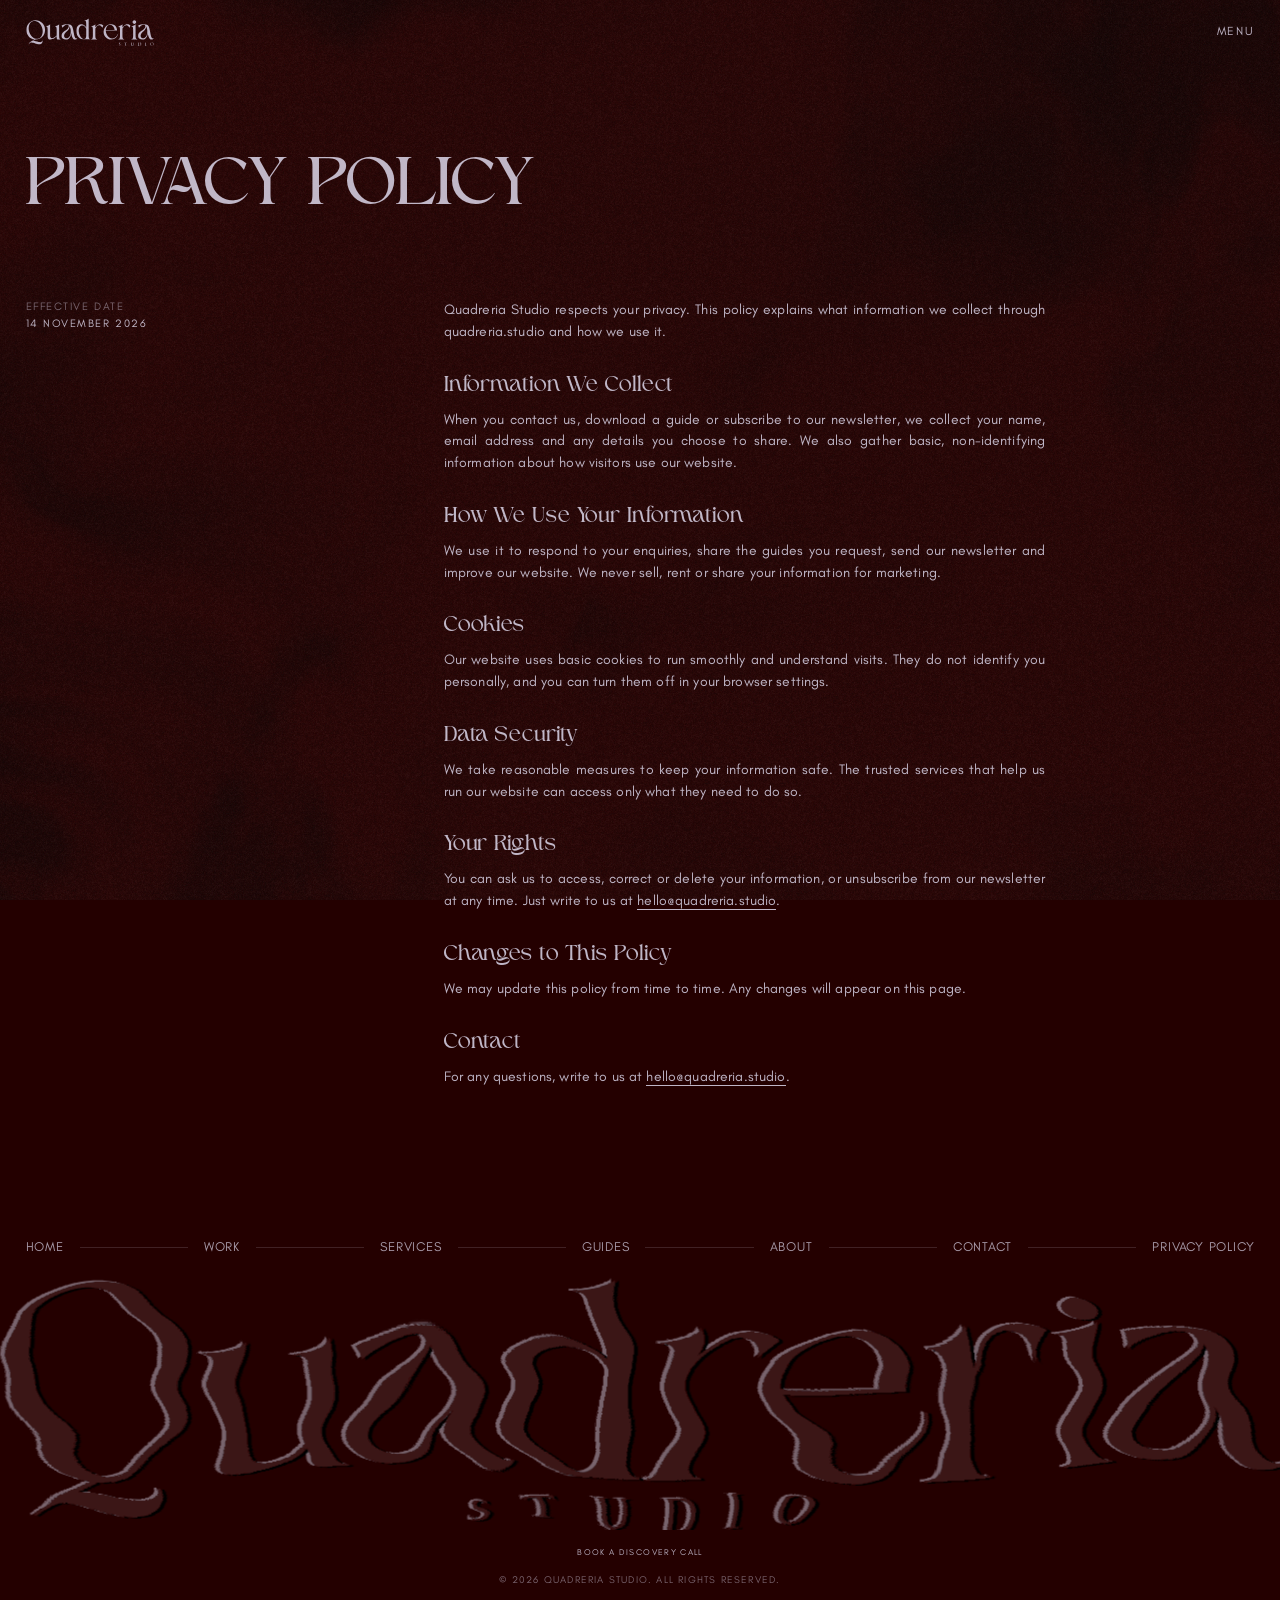
<file: privacy-policy.html>
<!doctype html>
<html lang="en">
<head>
<meta charset="utf-8">
<meta name="viewport" content="width=device-width, initial-scale=1, viewport-fit=cover">
<title>Privacy Policy — Quadreria Studio</title>
<meta name="description" content="How Quadreria Studio collects and uses information through quadreria.studio.">
<meta name="theme-color" content="#240000">
<link rel="canonical" href="https://quadreria.studio/privacy-policy.html">
<meta property="og:type" content="website">
<meta property="og:site_name" content="Quadreria Studio">
<meta property="og:title" content="Privacy Policy — Quadreria Studio">
<meta property="og:description" content="How Quadreria Studio collects and uses information through quadreria.studio.">
<meta property="og:url" content="https://quadreria.studio/privacy-policy.html">
<meta property="og:image" content="https://quadreria.studio/assets/images/projects/project-01/highlight.jpg">
<meta name="twitter:card" content="summary_large_image">
<link rel="icon" href="assets/brand/favicon.svg" type="image/svg+xml">
<link rel="icon" href="assets/brand/favicon-64.png" type="image/png" sizes="64x64">
<link rel="apple-touch-icon" href="assets/brand/apple-touch-icon.png">
<link rel="preload" href="assets/fonts/higuen-serif.woff2" as="font" type="font/woff2" crossorigin>
<link rel="preload" href="assets/fonts/glacial-indifference-regular.woff2" as="font" type="font/woff2" crossorigin>
<link rel="stylesheet" href="assets/css/style.css">
</head>
<body class="page-privacy">
<canvas id="bg" aria-hidden="true"></canvas>
<div class="curtain" aria-hidden="true"></div>
<a class="sr-only" href="#main">Skip to content</a>

<header class="site-header">
  <a class="brand" href="index.html" aria-label="Quadreria Studio — home"><img src="assets/brand/logo-side-lilac.svg" alt="Quadreria Studio" width="150" height="32"></a>
  <button class="menu-toggle" aria-expanded="false" aria-controls="menu"><span>Menu</span><span>Close</span></button>
</header>

<nav class="menu" id="menu" aria-hidden="true" aria-label="Main">
  <ul class="menu__list">
      <!-- <li class="menu__item"><span class="menu__num">(01)</span><a class="menu__link is-current" href="index.html" data-name="Home"><span class="base">Home</span><span class="alt">home</span></a></li> -->
      <li class="menu__item"><span class="menu__num">(01)</span><a class="menu__link" href="work.html" data-name="Work"><span class="base">Work</span><span class="alt">work</span></a></li>
      <li class="menu__item"><span class="menu__num">(02)</span><a class="menu__link" href="services.html" data-name="Services"><span class="base">Services</span><span class="alt">services</span></a></li>
      <li class="menu__item"><span class="menu__num">(03)</span><a class="menu__link" href="guides.html" data-name="Guides"><span class="base">Guides</span><span class="alt">guides</span></a></li>
      <li class="menu__item"><span class="menu__num">(04)</span><a class="menu__link" href="about.html" data-name="About"><span class="base">About</span><span class="alt">about</span></a></li>
      <li class="menu__item"><span class="menu__num">(05)</span><a class="menu__link" href="contact.html" data-name="Contact"><span class="base">Contact</span><span class="alt">contact</span></a></li>
  </ul>
  <div class="menu__preview">
    <div class="menu__frame">
        <!-- <img src="assets/images/menu/home.jpg" alt="" loading="lazy"> -->
        <img src="assets/images/menu/work.jpg" alt="" loading="lazy">
        <img src="assets/images/menu/services.jpg" alt="" loading="lazy">
        <img src="assets/images/menu/guides.jpg" alt="" loading="lazy">
        <img src="assets/images/menu/about.jpg" alt="" loading="lazy">
        <img src="assets/images/menu/contact.jpg" alt="" loading="lazy">
    </div>
    <div class="menu__caption label"><span class="menu__num-now">01 / 05</span><span class="menu__name-now">Work</span></div>
  </div>
  <div class="menu__foot label">
    <a class="nocase" href="mailto:hello@quadreria.studio">hello@quadreria.studio</a>
    <a href="https://www.instagram.com/quadreria.studio/" target="_blank" rel="noopener">(IG) quadreria.studio</a>
    <a href="https://topmate.io/ayushisingla/2372223?utm_source=public_profile&utm_campaign=ayushisingla" data-booking>Book a Discovery Call</a>
    <span>Local time (IST) <span data-clock></span></span>
  </div>
</nav>

<main id="main">

<section class="legal">
  <h1 class="blur-in">Privacy Policy</h1>
  <div class="legal__aside label"><span class="label--dim">Effective date</span><br>14 November 2026</div>
  <div class="legal__body">
    <p data-reveal>Quadreria Studio respects your privacy. This policy explains what information we collect through quadreria.studio and how we use it.</p>
    <section data-reveal><h3>Information We Collect</h3><p>When you contact us, download a guide or subscribe to our newsletter, we collect your name, email address and any details you choose to share. We also gather basic, non-identifying information about how visitors use our website.</p></section>
    <section data-reveal><h3>How We Use Your Information</h3><p>We use it to respond to your enquiries, share the guides you request, send our newsletter and improve our website. We never sell, rent or share your information for marketing.</p></section>
    <section data-reveal><h3>Cookies</h3><p>Our website uses basic cookies to run smoothly and understand visits. They do not identify you personally, and you can turn them off in your browser settings.</p></section>
    <section data-reveal><h3>Data Security</h3><p>We take reasonable measures to keep your information safe. The trusted services that help us run our website can access only what they need to do so.</p></section>
    <section data-reveal><h3>Your Rights</h3><p>You can ask us to access, correct or delete your information, or unsubscribe from our newsletter at any time. Just write to us at <a href="mailto:hello@quadreria.studio">hello@quadreria.studio</a>.</p></section>
    <section data-reveal><h3>Changes to This Policy</h3><p>We may update this policy from time to time. Any changes will appear on this page.</p></section>
    <section data-reveal><h3>Contact</h3><p>For any questions, write to us at <a href="mailto:hello@quadreria.studio">hello@quadreria.studio</a>.</p></section>
  </div>
</section>

</main>

<footer class="site-footer">
  <nav class="footer-nav" aria-label="Footer"><a href="index.html">Home</a><span class="r"></span><a href="work.html">Work</a><span class="r"></span><a href="services.html">Services</a><span class="r"></span><a href="guides.html">Guides</a><span class="r"></span><a href="about.html">About</a><span class="r"></span><a href="contact.html">Contact</a><span class="r"></span><a href="privacy-policy.html">Privacy Policy</a></nav>
  <svg class="footer-mark" viewBox="45 86 2795 578" aria-label="Quadreria Studio" role="img">
    <defs>
      <filter id="liquid" filterUnits="userSpaceOnUse" x="0" y="0" width="2880" height="810">
        <feTurbulence id="turb" type="fractalNoise" baseFrequency="0.0022 0.010" numOctaves="1" seed="4" result="noise"/>
        <feDisplacementMap id="disp" in="SourceGraphic" in2="noise" scale="150" xChannelSelector="R" yChannelSelector="G" result="warp"/>
        <!-- colour fringes on the edges: black one side, lilac the other -->
        <feFlood flood-color="#050000" result="tealC"/>
        <feComposite in="tealC" in2="warp" operator="in" result="teal"/>
        <feOffset id="offT" in="teal" dx="16" dy="2" result="tealO"/>
        <feFlood flood-color="#bfb5c6" flood-opacity="0.55" result="goldC"/>
        <feComposite in="goldC" in2="warp" operator="in" result="gold"/>
        <feOffset id="offG" in="gold" dx="-16" dy="-2" result="goldO"/>
        <feComponentTransfer id="fringeFade" in="tealO" result="tealF"><feFuncA type="linear" slope="1"/></feComponentTransfer>
        <feComponentTransfer id="fringeFade2" in="goldO" result="goldF"><feFuncA type="linear" slope="1"/></feComponentTransfer>
        <feMerge><feMergeNode in="goldF"/><feMergeNode in="tealF"/><feMergeNode in="warp"/></feMerge>
      </filter>
<g/><clipPath id="e8bc8dba9f"><rect x="0" width="2803" y="0" height="602"/></clipPath><clipPath id="1dfb3f0198"><path d="M 9 0.28125 L 49 0.28125 L 49 73 L 9 73 Z M 9 0.28125 " clip-rule="nonzero"/></clipPath><clipPath id="8f8f2062d3"><path d="M 130 0.28125 L 193 0.28125 L 193 72 L 130 72 Z M 130 0.28125 " clip-rule="nonzero"/></clipPath><clipPath id="2710d118dd"><path d="M 697 0.28125 L 773 0.28125 L 773 73 L 697 73 Z M 697 0.28125 " clip-rule="nonzero"/></clipPath><clipPath id="4fb71b73e6"><rect x="0" width="853" y="0" height="95"/></clipPath>
    </defs>
    <g filter="url(#liquid)"><g transform="matrix(1, 0, 0, 1, 47, 92)"><g clip-path="url(#e8bc8dba9f)"><g fill="var(--mark)" fill-opacity="1"><g transform="translate(2.786605, 449.956348)"><g><path d="M 204.6875 -409.359375 C 176.351562 -409.359375 149.816406 -404.070312 125.078125 -393.5 C 100.347656 -382.925781 78.601562 -368.265625 59.84375 -349.515625 C 41.09375 -330.765625 26.429688 -309.019531 15.859375 -284.28125 C 5.285156 -259.539062 0 -233.007812 0 -204.6875 C 0 -178.351562 4.6875 -153.414062 14.0625 -129.875 C 23.4375 -106.332031 36.398438 -85.382812 52.953125 -67.03125 C 69.515625 -48.675781 88.96875 -33.8125 111.3125 -22.4375 C 133.65625 -11.070312 157.597656 -3.992188 183.140625 -1.203125 L 101.140625 42.5 C 90.765625 48.082031 81.785156 54.5625 74.203125 61.9375 C 66.628906 69.320312 59.847656 78.398438 53.859375 89.171875 L 58.046875 92.171875 C 67.222656 79.003906 76.597656 70.222656 86.171875 65.828125 C 95.753906 61.441406 106.226562 59.847656 117.59375 61.046875 C 128.96875 62.242188 141.4375 64.835938 155 68.828125 C 168.164062 72.816406 181.132812 77.300781 193.90625 82.28125 C 206.675781 87.269531 220.140625 91.460938 234.296875 94.859375 C 248.460938 98.253906 263.925781 99.953125 280.6875 99.953125 C 293.851562 99.953125 306.421875 97.253906 318.390625 91.859375 C 330.359375 86.472656 339.929688 77.695312 347.109375 65.53125 C 354.296875 53.363281 356.894531 37.304688 354.90625 17.359375 L 349.515625 17.359375 C 347.117188 31.316406 341.53125 40.890625 332.75 46.078125 C 323.976562 51.265625 313.90625 53.859375 302.53125 53.859375 C 291.164062 53.859375 279.894531 52.863281 268.71875 50.875 C 248.375 47.28125 227.828125 42.789062 207.078125 37.40625 C 186.328125 32.019531 165.578125 29.925781 144.828125 31.125 L 204.078125 0 L 204.6875 0 C 233.007812 0 259.539062 -5.285156 284.28125 -15.859375 C 309.019531 -26.429688 330.765625 -41.09375 349.515625 -59.84375 C 368.265625 -78.601562 382.925781 -100.347656 393.5 -125.078125 C 404.070312 -149.816406 409.359375 -176.351562 409.359375 -204.6875 C 409.359375 -233.007812 404.070312 -259.539062 393.5 -284.28125 C 382.925781 -309.019531 368.265625 -330.765625 349.515625 -349.515625 C 330.765625 -368.265625 309.019531 -382.925781 284.28125 -393.5 C 259.539062 -404.070312 233.007812 -409.359375 204.6875 -409.359375 Z M 138.84375 -386.625 C 158 -393.800781 177.550781 -395.691406 197.5 -392.296875 C 217.445312 -388.910156 236.796875 -381.132812 255.546875 -368.96875 C 274.304688 -356.800781 291.265625 -340.941406 306.421875 -321.390625 C 321.585938 -301.835938 333.757812 -279.492188 342.9375 -254.359375 C 352.113281 -229.222656 357.097656 -204.382812 357.890625 -179.84375 C 358.691406 -155.300781 355.695312 -132.359375 348.90625 -111.015625 C 342.125 -89.671875 332.148438 -71.21875 318.984375 -55.65625 C 305.816406 -40.09375 289.660156 -28.921875 270.515625 -22.140625 C 251.359375 -15.359375 231.707031 -13.660156 211.5625 -17.046875 C 191.414062 -20.441406 172.066406 -28.222656 153.515625 -40.390625 C 134.960938 -52.566406 118.101562 -68.328125 102.9375 -87.671875 C 87.78125 -107.023438 75.613281 -129.269531 66.4375 -154.40625 C 57.257812 -179.539062 52.269531 -204.476562 51.46875 -229.21875 C 50.664062 -253.957031 53.554688 -276.898438 60.140625 -298.046875 C 66.722656 -319.191406 76.695312 -337.546875 90.0625 -353.109375 C 103.4375 -368.671875 119.695312 -379.84375 138.84375 -386.625 Z M 138.84375 -386.625 "/></g></g></g><g fill="var(--mark)" fill-opacity="1"><g transform="translate(430.699465, 449.956348)"><g><path d="M 38.296875 -200.5 C 38.296875 -232.414062 35.101562 -253.859375 28.71875 -264.828125 C 22.34375 -275.796875 12.769531 -280.882812 0 -280.09375 L 0 -285.484375 C 17.550781 -285.484375 35.304688 -289.171875 53.265625 -296.546875 C 71.222656 -303.929688 84.191406 -313.410156 92.171875 -324.984375 L 92.171875 -81.390625 C 92.171875 -63.441406 96.160156 -50.472656 104.140625 -42.484375 C 112.117188 -34.503906 122.09375 -30.316406 134.0625 -29.921875 C 146.03125 -29.921875 158.097656 -32.8125 170.265625 -38.59375 C 182.429688 -44.382812 194.203125 -51.46875 205.578125 -59.84375 C 216.953125 -68.226562 227.023438 -76.207031 235.796875 -83.78125 L 235.796875 -200.5 C 235.796875 -232.414062 232.601562 -253.859375 226.21875 -264.828125 C 219.84375 -275.796875 210.269531 -280.882812 197.5 -280.09375 L 197.5 -285.484375 C 215.050781 -285.484375 232.703125 -289.171875 250.453125 -296.546875 C 268.210938 -303.929688 281.082031 -313.410156 289.0625 -324.984375 L 289.671875 -77.796875 C 290.066406 -48.671875 293.457031 -29.21875 299.84375 -19.4375 C 306.226562 -9.664062 315.601562 -4.984375 327.96875 -5.390625 L 327.96875 0 L 269.921875 0 C 256.347656 0 247.265625 -3.789062 242.671875 -11.375 C 238.085938 -18.957031 235.796875 -28.734375 235.796875 -40.703125 L 235.796875 -68.828125 C 223.429688 -57.253906 209.269531 -46.179688 193.3125 -35.609375 C 177.351562 -25.035156 161.09375 -16.457031 144.53125 -9.875 C 127.976562 -3.289062 112.316406 0 97.546875 0 C 76.003906 0 60.742188 -6.679688 51.765625 -20.046875 C 42.785156 -33.410156 38.296875 -49.867188 38.296875 -69.421875 Z M 38.296875 -200.5 "/></g></g></g><g fill="var(--mark)" fill-opacity="1"><g transform="translate(774.22666, 449.956348)"><g><path d="M 340.53125 -24.53125 C 336.144531 -15.757812 330.0625 -9.476562 322.28125 -5.6875 C 314.5 -1.894531 306.222656 0 297.453125 0 C 277.898438 0 263.132812 -5.882812 253.15625 -17.65625 C 243.1875 -29.425781 235.207031 -43.289062 229.21875 -59.25 C 225.226562 -70.820312 221.632812 -83.390625 218.4375 -96.953125 C 215.25 -110.515625 212.457031 -124.28125 210.0625 -138.25 C 208.46875 -114.707031 203.476562 -92.363281 195.09375 -71.21875 C 186.71875 -50.070312 174.050781 -32.914062 157.09375 -19.75 C 140.144531 -6.582031 117.503906 0 89.171875 0 C 63.234375 0 41.488281 -7.179688 23.9375 -21.546875 C 6.382812 -35.910156 -1.59375 -57.054688 0 -84.984375 C 1.195312 -102.941406 5.984375 -118.300781 14.359375 -131.0625 C 22.742188 -143.832031 33.21875 -155.101562 45.78125 -164.875 C 58.351562 -174.65625 71.421875 -183.734375 84.984375 -192.109375 C 98.546875 -200.492188 111.015625 -209.273438 122.390625 -218.453125 C 133.765625 -227.628906 142.441406 -238.203125 148.421875 -250.171875 C 157.203125 -266.921875 159.394531 -280.679688 155 -291.453125 C 150.613281 -302.234375 142.335938 -309.117188 130.171875 -312.109375 C 118.003906 -315.097656 104.335938 -313.203125 89.171875 -306.421875 C 75.210938 -300.035156 61.847656 -290.957031 49.078125 -279.1875 C 36.304688 -267.414062 26.53125 -256.941406 19.75 -247.765625 L 0.59375 -298.046875 C 18.15625 -306.421875 37.804688 -313.003906 59.546875 -317.796875 C 81.296875 -322.585938 103.738281 -324.984375 126.875 -324.984375 C 156.40625 -324.984375 179.347656 -320.890625 195.703125 -312.703125 C 212.066406 -304.523438 224.4375 -291.859375 232.8125 -274.703125 C 241.1875 -257.546875 247.96875 -235.800781 253.15625 -209.46875 C 257.539062 -189.125 261.53125 -168.375 265.125 -147.21875 C 268.71875 -126.070312 273.007812 -106.222656 278 -87.671875 C 282.988281 -69.117188 289.671875 -53.460938 298.046875 -40.703125 C 301.640625 -35.109375 307.125 -30.117188 314.5 -25.734375 C 321.882812 -21.347656 329.164062 -22.144531 336.34375 -28.125 Z M 194.5 -226.234375 C 191.707031 -237.003906 188.316406 -247.375 184.328125 -257.34375 C 180.335938 -267.320312 175.351562 -276.101562 169.375 -283.6875 C 171.769531 -273.707031 171.867188 -263.226562 169.671875 -252.25 C 167.472656 -241.28125 163.984375 -231.609375 159.203125 -223.234375 C 152.816406 -211.660156 144.535156 -201.285156 134.359375 -192.109375 C 124.179688 -182.929688 113.707031 -173.953125 102.9375 -165.171875 C 92.164062 -156.398438 82.488281 -146.726562 73.90625 -136.15625 C 65.332031 -125.582031 59.445312 -113.113281 56.25 -98.75 C 53.457031 -83.988281 54.753906 -69.921875 60.140625 -56.546875 C 65.535156 -43.179688 76.8125 -34.304688 93.96875 -29.921875 C 108.726562 -26.328125 122.488281 -27.320312 135.25 -32.90625 C 148.019531 -38.5 158.992188 -46.78125 168.171875 -57.75 C 177.347656 -68.726562 184.128906 -80.398438 188.515625 -92.765625 C 195.304688 -112.316406 199.195312 -134.5625 200.1875 -159.5 C 201.1875 -184.4375 199.289062 -206.679688 194.5 -226.234375 Z M 194.5 -226.234375 "/></g></g></g><g fill="var(--mark)" fill-opacity="1"><g transform="translate(1095.610151, 449.956348)"><g><path d="M 271.109375 -84.390625 C 271.109375 -52.867188 274.300781 -31.71875 280.6875 -20.9375 C 287.070312 -10.164062 296.648438 -4.984375 309.421875 -5.390625 L 309.421875 0 L 175.359375 0 C 138.253906 0 106.632812 -8.175781 80.5 -24.53125 C 54.363281 -40.894531 34.410156 -63.238281 20.640625 -91.5625 C 6.878906 -119.894531 0 -152.015625 0 -187.921875 C 0 -210.265625 4.085938 -231.910156 12.265625 -252.859375 C 20.441406 -273.804688 32.8125 -291.0625 49.375 -304.625 C 65.9375 -318.195312 86.582031 -324.984375 111.3125 -324.984375 C 134.851562 -324.984375 155.601562 -318.097656 173.5625 -304.328125 C 191.519531 -290.566406 206.082031 -274.109375 217.25 -254.953125 L 217.25 -324.984375 C 217.25 -356.898438 214.054688 -378.242188 207.671875 -389.015625 C 201.285156 -399.785156 191.710938 -404.773438 178.953125 -403.984375 L 178.953125 -409.359375 C 196.503906 -409.359375 214.253906 -413.046875 232.203125 -420.421875 C 250.160156 -427.804688 263.128906 -437.285156 271.109375 -448.859375 Z M 217.25 -84.390625 L 217.25 -231.015625 C 204.082031 -259.335938 188.320312 -278.585938 169.96875 -288.765625 C 151.613281 -298.941406 133.757812 -301.535156 116.40625 -296.546875 C 99.050781 -291.554688 84.585938 -280.484375 73.015625 -263.328125 C 64.640625 -250.566406 59.050781 -236.003906 56.25 -219.640625 C 53.457031 -203.285156 52.957031 -186.328125 54.75 -168.765625 C 56.550781 -151.210938 60.046875 -134.359375 65.234375 -118.203125 C 70.421875 -102.046875 76.601562 -87.582031 83.78125 -74.8125 C 94.5625 -56.457031 108.226562 -41.191406 124.78125 -29.015625 C 141.34375 -16.847656 157.003906 -10.765625 171.765625 -10.765625 C 186.523438 -10.765625 197.796875 -16.453125 205.578125 -27.828125 C 213.359375 -39.203125 217.25 -58.054688 217.25 -84.390625 Z M 217.25 -84.390625 "/></g></g></g><g fill="var(--mark)" fill-opacity="1"><g transform="translate(1419.986103, 449.956348)"><g><path d="M 92.171875 -84.390625 C 92.171875 -52.867188 95.359375 -31.71875 101.734375 -20.9375 C 108.117188 -10.164062 117.695312 -4.984375 130.46875 -5.390625 L 130.46875 0 L 0 0 L 0 -5.390625 C 12.769531 -4.984375 22.34375 -10.164062 28.71875 -20.9375 C 35.101562 -31.71875 38.296875 -52.867188 38.296875 -84.390625 L 38.296875 -200.5 C 38.296875 -232.414062 35.101562 -253.859375 28.71875 -264.828125 C 22.34375 -275.796875 12.769531 -280.882812 0 -280.09375 L 0 -285.484375 C 17.550781 -285.484375 35.304688 -289.171875 53.265625 -296.546875 C 71.222656 -303.929688 84.191406 -313.410156 92.171875 -324.984375 L 92.171875 -253.75 C 100.546875 -265.726562 110.117188 -277.203125 120.890625 -288.171875 C 131.660156 -299.140625 143.628906 -308.015625 156.796875 -314.796875 C 169.960938 -321.585938 184.128906 -324.984375 199.296875 -324.984375 C 211.660156 -324.984375 223.628906 -322.488281 235.203125 -317.5 C 246.773438 -312.507812 257.148438 -306.023438 266.328125 -298.046875 L 247.171875 -247.765625 C 241.191406 -256.941406 234.207031 -266.019531 226.21875 -275 C 218.238281 -283.976562 209.660156 -291.160156 200.484375 -296.546875 C 191.316406 -301.929688 181.546875 -304.425781 171.171875 -304.03125 C 160.796875 -303.632812 150.019531 -298.847656 138.84375 -289.671875 C 129.269531 -282.085938 120.492188 -273.109375 112.515625 -262.734375 C 104.535156 -252.359375 97.753906 -242.78125 92.171875 -234 Z M 92.171875 -84.390625 "/></g></g></g><g fill="var(--mark)" fill-opacity="1"><g transform="translate(1684.514012, 449.956348)"><g><path d="M 170.5625 -324.984375 C 198.5 -324.984375 222.34375 -318.398438 242.09375 -305.234375 C 261.84375 -292.066406 277.003906 -275.304688 287.578125 -254.953125 C 298.148438 -234.609375 303.234375 -213.660156 302.828125 -192.109375 C 262.128906 -192.109375 221.03125 -192.109375 179.53125 -192.109375 C 138.039062 -192.109375 96.945312 -192.109375 56.25 -192.109375 C 56.65625 -184.929688 57.253906 -177.75 58.046875 -170.5625 C 58.847656 -163.382812 60.046875 -156.003906 61.640625 -148.421875 C 67.222656 -125.679688 76.695312 -104.335938 90.0625 -84.390625 C 103.4375 -64.441406 120.296875 -48.78125 140.640625 -37.40625 C 160.992188 -26.03125 183.9375 -21.738281 209.46875 -24.53125 C 233.40625 -27.332031 255.847656 -37.207031 276.796875 -54.15625 C 297.742188 -71.113281 313.207031 -94.15625 323.1875 -123.28125 L 328.5625 -123.28125 C 322.582031 -99.75 312.007812 -78.703125 296.84375 -60.140625 C 281.6875 -41.585938 263.234375 -26.925781 241.484375 -16.15625 C 219.742188 -5.382812 196.101562 0 170.5625 0 C 148.21875 0 127.269531 -4.1875 107.71875 -12.5625 C 88.175781 -20.945312 70.921875 -32.519531 55.953125 -47.28125 C 40.992188 -62.039062 29.320312 -79.296875 20.9375 -99.046875 C 12.5625 -118.796875 8.375 -139.84375 8.375 -162.1875 C 8.375 -184.53125 12.5625 -205.578125 20.9375 -225.328125 C 29.320312 -245.078125 40.992188 -262.429688 55.953125 -277.390625 C 70.921875 -292.359375 88.175781 -304.03125 107.71875 -312.40625 C 127.269531 -320.789062 148.21875 -324.984375 170.5625 -324.984375 Z M 248.96875 -202.890625 C 246.175781 -230.015625 237.894531 -252.253906 224.125 -269.609375 C 210.363281 -286.972656 194.109375 -298.84375 175.359375 -305.21875 C 156.609375 -311.601562 138.253906 -311.609375 120.296875 -305.234375 C 101.546875 -298.847656 86.582031 -286.273438 75.40625 -267.515625 C 64.238281 -248.765625 58.054688 -227.222656 56.859375 -202.890625 Z M 248.96875 -202.890625 "/></g></g></g><g fill="var(--mark)" fill-opacity="1"><g transform="translate(2013.079174, 449.956348)"><g><path d="M 92.171875 -84.390625 C 92.171875 -52.867188 95.359375 -31.71875 101.734375 -20.9375 C 108.117188 -10.164062 117.695312 -4.984375 130.46875 -5.390625 L 130.46875 0 L 0 0 L 0 -5.390625 C 12.769531 -4.984375 22.34375 -10.164062 28.71875 -20.9375 C 35.101562 -31.71875 38.296875 -52.867188 38.296875 -84.390625 L 38.296875 -200.5 C 38.296875 -232.414062 35.101562 -253.859375 28.71875 -264.828125 C 22.34375 -275.796875 12.769531 -280.882812 0 -280.09375 L 0 -285.484375 C 17.550781 -285.484375 35.304688 -289.171875 53.265625 -296.546875 C 71.222656 -303.929688 84.191406 -313.410156 92.171875 -324.984375 L 92.171875 -253.75 C 100.546875 -265.726562 110.117188 -277.203125 120.890625 -288.171875 C 131.660156 -299.140625 143.628906 -308.015625 156.796875 -314.796875 C 169.960938 -321.585938 184.128906 -324.984375 199.296875 -324.984375 C 211.660156 -324.984375 223.628906 -322.488281 235.203125 -317.5 C 246.773438 -312.507812 257.148438 -306.023438 266.328125 -298.046875 L 247.171875 -247.765625 C 241.191406 -256.941406 234.207031 -266.019531 226.21875 -275 C 218.238281 -283.976562 209.660156 -291.160156 200.484375 -296.546875 C 191.316406 -301.929688 181.546875 -304.425781 171.171875 -304.03125 C 160.796875 -303.632812 150.019531 -298.847656 138.84375 -289.671875 C 129.269531 -282.085938 120.492188 -273.109375 112.515625 -262.734375 C 104.535156 -252.359375 97.753906 -242.78125 92.171875 -234 Z M 92.171875 -84.390625 "/></g></g></g><g fill="var(--mark)" fill-opacity="1"><g transform="translate(2300.349552, 449.956348)"><g><path d="M 92.171875 -84.390625 C 92.171875 -52.867188 95.359375 -31.71875 101.734375 -20.9375 C 108.117188 -10.164062 117.695312 -4.984375 130.46875 -5.390625 L 130.46875 0 L 0 0 L 0 -5.390625 C 12.769531 -4.984375 22.34375 -10.164062 28.71875 -20.9375 C 35.101562 -31.71875 38.296875 -52.867188 38.296875 -84.390625 L 38.296875 -200.5 C 38.296875 -232.414062 35.101562 -253.859375 28.71875 -264.828125 C 22.34375 -275.796875 12.769531 -280.882812 0 -280.09375 L 0 -285.484375 C 17.550781 -285.484375 35.304688 -289.171875 53.265625 -296.546875 C 71.222656 -303.929688 84.191406 -313.410156 92.171875 -324.984375 Z M 65.234375 -409.359375 C 76.003906 -409.359375 85.28125 -405.566406 93.0625 -397.984375 C 100.84375 -390.410156 104.734375 -381.238281 104.734375 -370.46875 C 104.734375 -359.289062 100.84375 -349.910156 93.0625 -342.328125 C 85.28125 -334.753906 76.003906 -330.96875 65.234375 -330.96875 C 54.460938 -330.96875 45.1875 -334.753906 37.40625 -342.328125 C 29.625 -349.910156 25.734375 -359.289062 25.734375 -370.46875 C 25.734375 -381.238281 29.625 -390.410156 37.40625 -397.984375 C 45.1875 -405.566406 54.460938 -409.359375 65.234375 -409.359375 Z M 65.234375 -409.359375 "/></g></g></g><g fill="var(--mark)" fill-opacity="1"><g transform="translate(2448.173843, 449.956348)"><g><path d="M 340.53125 -24.53125 C 336.144531 -15.757812 330.0625 -9.476562 322.28125 -5.6875 C 314.5 -1.894531 306.222656 0 297.453125 0 C 277.898438 0 263.132812 -5.882812 253.15625 -17.65625 C 243.1875 -29.425781 235.207031 -43.289062 229.21875 -59.25 C 225.226562 -70.820312 221.632812 -83.390625 218.4375 -96.953125 C 215.25 -110.515625 212.457031 -124.28125 210.0625 -138.25 C 208.46875 -114.707031 203.476562 -92.363281 195.09375 -71.21875 C 186.71875 -50.070312 174.050781 -32.914062 157.09375 -19.75 C 140.144531 -6.582031 117.503906 0 89.171875 0 C 63.234375 0 41.488281 -7.179688 23.9375 -21.546875 C 6.382812 -35.910156 -1.59375 -57.054688 0 -84.984375 C 1.195312 -102.941406 5.984375 -118.300781 14.359375 -131.0625 C 22.742188 -143.832031 33.21875 -155.101562 45.78125 -164.875 C 58.351562 -174.65625 71.421875 -183.734375 84.984375 -192.109375 C 98.546875 -200.492188 111.015625 -209.273438 122.390625 -218.453125 C 133.765625 -227.628906 142.441406 -238.203125 148.421875 -250.171875 C 157.203125 -266.921875 159.394531 -280.679688 155 -291.453125 C 150.613281 -302.234375 142.335938 -309.117188 130.171875 -312.109375 C 118.003906 -315.097656 104.335938 -313.203125 89.171875 -306.421875 C 75.210938 -300.035156 61.847656 -290.957031 49.078125 -279.1875 C 36.304688 -267.414062 26.53125 -256.941406 19.75 -247.765625 L 0.59375 -298.046875 C 18.15625 -306.421875 37.804688 -313.003906 59.546875 -317.796875 C 81.296875 -322.585938 103.738281 -324.984375 126.875 -324.984375 C 156.40625 -324.984375 179.347656 -320.890625 195.703125 -312.703125 C 212.066406 -304.523438 224.4375 -291.859375 232.8125 -274.703125 C 241.1875 -257.546875 247.96875 -235.800781 253.15625 -209.46875 C 257.539062 -189.125 261.53125 -168.375 265.125 -147.21875 C 268.71875 -126.070312 273.007812 -106.222656 278 -87.671875 C 282.988281 -69.117188 289.671875 -53.460938 298.046875 -40.703125 C 301.640625 -35.109375 307.125 -30.117188 314.5 -25.734375 C 321.882812 -21.347656 329.164062 -22.144531 336.34375 -28.125 Z M 194.5 -226.234375 C 191.707031 -237.003906 188.316406 -247.375 184.328125 -257.34375 C 180.335938 -267.320312 175.351562 -276.101562 169.375 -283.6875 C 171.769531 -273.707031 171.867188 -263.226562 169.671875 -252.25 C 167.472656 -241.28125 163.984375 -231.609375 159.203125 -223.234375 C 152.816406 -211.660156 144.535156 -201.285156 134.359375 -192.109375 C 124.179688 -182.929688 113.707031 -173.953125 102.9375 -165.171875 C 92.164062 -156.398438 82.488281 -146.726562 73.90625 -136.15625 C 65.332031 -125.582031 59.445312 -113.113281 56.25 -98.75 C 53.457031 -83.988281 54.753906 -69.921875 60.140625 -56.546875 C 65.535156 -43.179688 76.8125 -34.304688 93.96875 -29.921875 C 108.726562 -26.328125 122.488281 -27.320312 135.25 -32.90625 C 148.019531 -38.5 158.992188 -46.78125 168.171875 -57.75 C 177.347656 -68.726562 184.128906 -80.398438 188.515625 -92.765625 C 195.304688 -112.316406 199.195312 -134.5625 200.1875 -159.5 C 201.1875 -184.4375 199.289062 -206.679688 194.5 -226.234375 Z M 194.5 -226.234375 "/></g></g></g></g></g><g transform="matrix(1, 0, 0, 1, 1060, 587)"><g clip-path="url(#4fb71b73e6)"><g clip-path="url(#1dfb3f0198)"><g fill="var(--mark)" fill-opacity="1"><g transform="translate(1.693761, 71.19447)"><g><path d="M 23.4375 1.5625 C 20.800781 1.5625 18.394531 1.375 16.21875 1 C 14.050781 0.632812 11.984375 0.0234375 10.015625 -0.828125 C 9.285156 -1.128906 8.8125 -1.476562 8.59375 -1.875 C 8.382812 -2.28125 8.28125 -2.972656 8.28125 -3.953125 C 8.28125 -6.460938 8.335938 -8.910156 8.453125 -11.296875 C 8.578125 -13.691406 8.671875 -15.257812 8.734375 -16 C 8.796875 -16.675781 8.898438 -17.242188 9.046875 -17.703125 C 9.203125 -18.160156 9.46875 -18.390625 9.84375 -18.390625 C 10.269531 -18.390625 10.523438 -18.21875 10.609375 -17.875 C 10.703125 -17.539062 10.75 -17.191406 10.75 -16.828125 C 10.75 -16.210938 10.828125 -15.472656 10.984375 -14.609375 C 11.140625 -13.753906 11.335938 -12.929688 11.578125 -12.140625 C 12.617188 -8.765625 14.363281 -6.367188 16.8125 -4.953125 C 19.269531 -3.546875 21.910156 -2.84375 24.734375 -2.84375 C 27.492188 -2.84375 29.789062 -3.378906 31.625 -4.453125 C 33.46875 -5.523438 34.832031 -6.875 35.71875 -8.5 C 36.601562 -10.125 37.046875 -11.734375 37.046875 -13.328125 C 37.046875 -14.859375 36.832031 -16.359375 36.40625 -17.828125 C 35.976562 -19.304688 35.117188 -20.882812 33.828125 -22.5625 C 32.546875 -24.25 30.617188 -26.078125 28.046875 -28.046875 L 23.8125 -31.34375 C 18.78125 -35.332031 15.253906 -39.023438 13.234375 -42.421875 C 11.210938 -45.828125 10.203125 -49.398438 10.203125 -53.140625 C 10.203125 -56.515625 11.085938 -59.503906 12.859375 -62.109375 C 14.640625 -64.710938 17.125 -66.765625 20.3125 -68.265625 C 23.5 -69.765625 27.207031 -70.515625 31.4375 -70.515625 C 34.445312 -70.515625 36.945312 -70.328125 38.9375 -69.953125 C 40.925781 -69.585938 42.503906 -69.253906 43.671875 -68.953125 C 44.523438 -68.765625 44.953125 -68.394531 44.953125 -67.84375 C 44.953125 -67.238281 44.890625 -66.148438 44.765625 -64.578125 C 44.648438 -63.015625 44.59375 -60.425781 44.59375 -56.8125 C 44.59375 -54.976562 44.253906 -54.0625 43.578125 -54.0625 C 42.960938 -54.0625 42.65625 -54.613281 42.65625 -55.71875 C 42.65625 -56.144531 42.5 -56.96875 42.1875 -58.1875 C 41.882812 -59.414062 41.242188 -60.613281 40.265625 -61.78125 C 39.585938 -62.632812 38.5 -63.597656 37 -64.671875 C 35.5 -65.742188 33.25 -66.28125 30.25 -66.28125 C 26.875 -66.28125 24.207031 -65.390625 22.25 -63.609375 C 20.289062 -61.835938 19.3125 -59.570312 19.3125 -56.8125 C 19.3125 -54.726562 19.984375 -52.722656 21.328125 -50.796875 C 22.679688 -48.867188 25.253906 -46.460938 29.046875 -43.578125 L 31.625 -41.640625 C 35.363281 -38.890625 38.320312 -36.269531 40.5 -33.78125 C 42.675781 -31.300781 44.253906 -28.816406 45.234375 -26.328125 C 46.210938 -23.847656 46.703125 -21.140625 46.703125 -18.203125 C 46.703125 -15.566406 46.085938 -12.773438 44.859375 -9.828125 C 43.640625 -6.890625 41.375 -4.347656 38.0625 -2.203125 C 35.789062 -0.734375 33.398438 0.257812 30.890625 0.78125 C 28.378906 1.300781 25.894531 1.5625 23.4375 1.5625 Z M 23.4375 1.5625 "/></g></g></g></g><g clip-path="url(#8f8f2062d3)"><g fill="var(--mark)" fill-opacity="1"><g transform="translate(128.756563, 71.19447)"><g><path d="M 27.3125 -26.390625 L 27.3125 -64.078125 L 13.609375 -63.71875 C 10.972656 -63.65625 8.992188 -63.453125 7.671875 -63.109375 C 6.359375 -62.773438 5.363281 -62.085938 4.6875 -61.046875 C 4.257812 -60.367188 3.921875 -59.753906 3.671875 -59.203125 C 3.429688 -58.648438 3.25 -58.191406 3.125 -57.828125 C 2.9375 -57.085938 2.597656 -56.71875 2.109375 -56.71875 C 1.554688 -56.71875 1.28125 -57.210938 1.28125 -58.203125 C 1.28125 -58.566406 1.375 -59.269531 1.5625 -60.3125 C 1.75 -61.351562 1.960938 -62.5 2.203125 -63.75 C 2.453125 -65.007812 2.664062 -66.113281 2.84375 -67.0625 C 3.03125 -68.019531 3.15625 -68.585938 3.21875 -68.765625 C 3.457031 -69.929688 3.828125 -70.515625 4.328125 -70.515625 C 4.691406 -70.515625 5.148438 -70.359375 5.703125 -70.046875 C 6.253906 -69.742188 7.113281 -69.53125 8.28125 -69.40625 C 9.625 -69.289062 11.109375 -69.1875 12.734375 -69.09375 C 14.359375 -69 15.9375 -68.953125 17.46875 -68.953125 L 53.875 -68.953125 C 55.34375 -68.953125 56.597656 -69.015625 57.640625 -69.140625 C 58.679688 -69.265625 59.539062 -69.351562 60.21875 -69.40625 C 60.894531 -69.53125 61.429688 -69.640625 61.828125 -69.734375 C 62.222656 -69.828125 62.515625 -69.875 62.703125 -69.875 C 63.191406 -69.875 63.4375 -69.226562 63.4375 -67.9375 C 63.4375 -67.320312 63.40625 -66.3125 63.34375 -64.90625 C 63.28125 -63.5 63.234375 -62.070312 63.203125 -60.625 C 63.171875 -59.1875 63.15625 -58.070312 63.15625 -57.28125 C 63.039062 -56.300781 62.765625 -55.8125 62.328125 -55.8125 C 61.722656 -55.8125 61.390625 -56.421875 61.328125 -57.640625 L 61.234375 -58.65625 C 61.171875 -59.882812 60.375 -61.035156 58.84375 -62.109375 C 57.3125 -63.179688 54.488281 -63.742188 50.375 -63.796875 L 38.796875 -64.078125 L 38.796875 -26.390625 C 38.796875 -22.160156 38.8125 -18.3125 38.84375 -14.84375 C 38.875 -11.382812 39.007812 -8.675781 39.25 -6.71875 C 39.375 -5.425781 39.664062 -4.316406 40.125 -3.390625 C 40.582031 -2.472656 41.488281 -1.925781 42.84375 -1.75 C 43.519531 -1.6875 44.300781 -1.609375 45.1875 -1.515625 C 46.070312 -1.421875 46.851562 -1.375 47.53125 -1.375 C 48.507812 -1.375 49 -1.128906 49 -0.640625 C 49 -0.0234375 48.414062 0.28125 47.25 0.28125 C 44.25 0.28125 41.414062 0.234375 38.75 0.140625 C 36.082031 0.046875 34.109375 0 32.828125 0 C 32.148438 0 31.117188 0.015625 29.734375 0.046875 C 28.359375 0.078125 26.90625 0.125 25.375 0.1875 C 23.84375 0.25 22.460938 0.28125 21.234375 0.28125 C 20.015625 0.28125 19.40625 -0.0234375 19.40625 -0.640625 C 19.40625 -1.128906 19.894531 -1.375 20.875 -1.375 C 21.539062 -1.375 22.148438 -1.421875 22.703125 -1.515625 C 23.253906 -1.609375 23.742188 -1.6875 24.171875 -1.75 C 25.097656 -1.925781 25.742188 -2.472656 26.109375 -3.390625 C 26.472656 -4.316406 26.71875 -5.453125 26.84375 -6.796875 C 27.09375 -8.765625 27.234375 -11.460938 27.265625 -14.890625 C 27.296875 -18.328125 27.3125 -22.160156 27.3125 -26.390625 Z M 27.3125 -26.390625 "/></g></g></g></g><g fill="var(--mark)" fill-opacity="1"><g transform="translate(267.586864, 71.19447)"><g><path d="M 11.125 -29.140625 L 11.125 -42.5625 C 11.125 -46.0625 11.125 -48.910156 11.125 -51.109375 C 11.125 -53.316406 11.125 -55.09375 11.125 -56.4375 C 11.125 -57.789062 11.109375 -58.878906 11.078125 -59.703125 C 11.046875 -60.535156 11 -61.320312 10.9375 -62.0625 C 10.875 -63.65625 10.582031 -64.847656 10.0625 -65.640625 C 9.539062 -66.441406 8.515625 -66.992188 6.984375 -67.296875 C 6.617188 -67.421875 6.097656 -67.5 5.421875 -67.53125 C 4.742188 -67.5625 4.070312 -67.578125 3.40625 -67.578125 C 2.363281 -67.578125 1.84375 -67.851562 1.84375 -68.40625 C 1.84375 -68.957031 2.515625 -69.234375 3.859375 -69.234375 C 6.304688 -69.234375 8.816406 -69.1875 11.390625 -69.09375 C 13.972656 -69 15.9375 -68.953125 17.28125 -68.953125 C 18.019531 -68.953125 19.078125 -68.96875 20.453125 -69 C 21.835938 -69.03125 23.265625 -69.078125 24.734375 -69.140625 C 26.203125 -69.203125 27.488281 -69.234375 28.59375 -69.234375 C 29.9375 -69.234375 30.609375 -68.957031 30.609375 -68.40625 C 30.609375 -67.851562 30.117188 -67.578125 29.140625 -67.578125 C 28.648438 -67.578125 28.222656 -67.5625 27.859375 -67.53125 C 27.492188 -67.5 27.035156 -67.421875 26.484375 -67.296875 C 25.253906 -67.054688 24.410156 -66.519531 23.953125 -65.6875 C 23.492188 -64.863281 23.203125 -63.65625 23.078125 -62.0625 C 23.015625 -61.320312 22.96875 -60.535156 22.9375 -59.703125 C 22.90625 -58.878906 22.890625 -57.789062 22.890625 -56.4375 C 22.890625 -55.09375 22.890625 -53.316406 22.890625 -51.109375 C 22.890625 -48.910156 22.890625 -46.0625 22.890625 -42.5625 L 22.890625 -29.703125 C 22.890625 -25.285156 23.179688 -21.617188 23.765625 -18.703125 C 24.347656 -15.796875 25.175781 -13.4375 26.25 -11.625 C 27.320312 -9.820312 28.59375 -8.304688 30.0625 -7.078125 C 32.144531 -5.359375 34.195312 -4.300781 36.21875 -3.90625 C 38.238281 -3.507812 40.019531 -3.3125 41.5625 -3.3125 C 43.582031 -3.3125 45.738281 -3.675781 48.03125 -4.40625 C 50.332031 -5.144531 52.40625 -6.4375 54.25 -8.28125 C 56.757812 -10.789062 58.273438 -14.035156 58.796875 -18.015625 C 59.316406 -22.003906 59.578125 -26.359375 59.578125 -31.078125 L 59.578125 -42.5625 C 59.578125 -46.0625 59.578125 -48.910156 59.578125 -51.109375 C 59.578125 -53.316406 59.578125 -55.09375 59.578125 -56.4375 C 59.578125 -57.789062 59.5625 -58.878906 59.53125 -59.703125 C 59.5 -60.535156 59.453125 -61.320312 59.390625 -62.0625 C 59.328125 -63.65625 59.035156 -64.847656 58.515625 -65.640625 C 57.992188 -66.441406 56.96875 -66.992188 55.4375 -67.296875 C 55.070312 -67.421875 54.550781 -67.5 53.875 -67.53125 C 53.195312 -67.5625 52.613281 -67.578125 52.125 -67.578125 C 51.082031 -67.578125 50.5625 -67.851562 50.5625 -68.40625 C 50.5625 -68.957031 51.207031 -69.234375 52.5 -69.234375 C 54.09375 -69.234375 55.6875 -69.203125 57.28125 -69.140625 C 58.875 -69.078125 60.234375 -69.03125 61.359375 -69 C 62.492188 -68.96875 63.0625 -68.953125 63.0625 -68.953125 C 63.4375 -68.953125 64.234375 -68.96875 65.453125 -69 C 66.679688 -69.03125 68.046875 -69.078125 69.546875 -69.140625 C 71.046875 -69.203125 72.378906 -69.234375 73.546875 -69.234375 C 74.835938 -69.234375 75.484375 -68.957031 75.484375 -68.40625 C 75.484375 -67.851562 74.929688 -67.578125 73.828125 -67.578125 C 73.335938 -67.578125 72.90625 -67.5625 72.53125 -67.53125 C 72.164062 -67.5 71.707031 -67.421875 71.15625 -67.296875 C 69.9375 -67.054688 69.09375 -66.519531 68.625 -65.6875 C 68.164062 -64.863281 67.878906 -63.65625 67.765625 -62.0625 C 67.703125 -61.320312 67.65625 -60.535156 67.625 -59.703125 C 67.59375 -58.878906 67.578125 -57.789062 67.578125 -56.4375 C 67.578125 -55.09375 67.578125 -53.316406 67.578125 -51.109375 C 67.578125 -48.910156 67.578125 -46.0625 67.578125 -42.5625 L 67.578125 -32.734375 C 67.578125 -29.359375 67.375 -25.953125 66.96875 -22.515625 C 66.570312 -19.085938 65.757812 -15.867188 64.53125 -12.859375 C 63.3125 -9.859375 61.414062 -7.257812 58.84375 -5.0625 C 55.59375 -2.238281 52.34375 -0.429688 49.09375 0.359375 C 45.84375 1.160156 42.71875 1.5625 39.71875 1.5625 C 38.125 1.5625 36.144531 1.453125 33.78125 1.234375 C 31.425781 1.023438 28.988281 0.476562 26.46875 -0.40625 C 23.957031 -1.300781 21.570312 -2.757812 19.3125 -4.78125 C 16.976562 -6.925781 15.03125 -9.851562 13.46875 -13.5625 C 11.90625 -17.269531 11.125 -22.460938 11.125 -29.140625 Z M 11.125 -29.140625 "/></g></g></g><g fill="var(--mark)" fill-opacity="1"><g transform="translate(419.47172, 71.19447)"><g><path d="M 15.078125 -26.390625 L 15.078125 -42.5625 C 15.078125 -46.0625 15.078125 -48.910156 15.078125 -51.109375 C 15.078125 -53.316406 15.078125 -55.09375 15.078125 -56.4375 C 15.078125 -57.789062 15.0625 -58.878906 15.03125 -59.703125 C 15 -60.535156 14.953125 -61.320312 14.890625 -62.0625 C 14.828125 -63.65625 14.535156 -64.847656 14.015625 -65.640625 C 13.492188 -66.441406 12.46875 -66.992188 10.9375 -67.296875 C 10.570312 -67.421875 10.050781 -67.5 9.375 -67.53125 C 8.695312 -67.5625 8.023438 -67.578125 7.359375 -67.578125 C 6.316406 -67.578125 5.796875 -67.851562 5.796875 -68.40625 C 5.796875 -68.957031 6.46875 -69.234375 7.8125 -69.234375 C 10.269531 -69.234375 12.769531 -69.1875 15.3125 -69.09375 C 17.851562 -69 19.765625 -68.953125 21.046875 -68.953125 C 22.460938 -68.953125 24.488281 -69 27.125 -69.09375 C 29.757812 -69.1875 32.457031 -69.234375 35.21875 -69.234375 C 38.09375 -69.234375 41.15625 -69.171875 44.40625 -69.046875 C 47.65625 -68.921875 50.914062 -68.550781 54.1875 -67.9375 C 57.46875 -67.320312 60.640625 -66.296875 63.703125 -64.859375 C 66.773438 -63.421875 69.566406 -61.382812 72.078125 -58.75 C 74.410156 -56.351562 76.476562 -53.222656 78.28125 -49.359375 C 80.09375 -45.503906 81 -40.847656 81 -35.390625 C 81 -29.628906 79.972656 -24.570312 77.921875 -20.21875 C 75.867188 -15.875 73.550781 -12.382812 70.96875 -9.75 C 69.5625 -8.332031 67.523438 -6.765625 64.859375 -5.046875 C 62.191406 -3.335938 58.835938 -1.882812 54.796875 -0.6875 C 50.753906 0.507812 45.878906 1.109375 40.171875 1.109375 C 38.515625 1.109375 36.78125 1.046875 34.96875 0.921875 C 33.164062 0.796875 31.378906 0.671875 29.609375 0.546875 C 27.890625 0.429688 26.25 0.3125 24.6875 0.1875 C 23.125 0.0625 21.757812 0 20.59375 0 C 20.101562 0 19.382812 0 18.4375 0 C 17.488281 0 16.460938 0.03125 15.359375 0.09375 C 14.316406 0.09375 13.226562 0.125 12.09375 0.1875 C 10.957031 0.25 9.929688 0.28125 9.015625 0.28125 C 7.785156 0.28125 7.171875 -0.0234375 7.171875 -0.640625 C 7.171875 -1.128906 7.660156 -1.375 8.640625 -1.375 C 9.316406 -1.375 9.929688 -1.421875 10.484375 -1.515625 C 11.035156 -1.609375 11.523438 -1.6875 11.953125 -1.75 C 12.867188 -1.925781 13.492188 -2.472656 13.828125 -3.390625 C 14.171875 -4.316406 14.4375 -5.453125 14.625 -6.796875 C 14.863281 -8.765625 15 -11.460938 15.03125 -14.890625 C 15.0625 -18.328125 15.078125 -22.160156 15.078125 -26.390625 Z M 26.5625 -44.03125 L 26.5625 -32.453125 C 26.5625 -27.609375 26.578125 -23.515625 26.609375 -20.171875 C 26.640625 -16.835938 26.6875 -14.738281 26.75 -13.875 C 26.8125 -12.71875 26.90625 -11.382812 27.03125 -9.875 C 27.15625 -8.375 27.398438 -7.378906 27.765625 -6.890625 C 28.378906 -6.035156 29.632812 -5.207031 31.53125 -4.40625 C 33.4375 -3.613281 36.195312 -3.21875 39.8125 -3.21875 C 44.53125 -3.21875 48.539062 -3.722656 51.84375 -4.734375 C 55.15625 -5.742188 58.191406 -7.445312 60.953125 -9.84375 C 63.898438 -12.351562 65.921875 -15.613281 67.015625 -19.625 C 68.117188 -23.644531 68.671875 -28.015625 68.671875 -32.734375 C 68.671875 -36.648438 68.210938 -40.09375 67.296875 -43.0625 C 66.378906 -46.039062 65.242188 -48.585938 63.890625 -50.703125 C 62.546875 -52.816406 61.195312 -54.488281 59.84375 -55.71875 C 57.03125 -58.414062 54.0625 -60.421875 50.9375 -61.734375 C 47.8125 -63.054688 44.757812 -63.914062 41.78125 -64.3125 C 38.8125 -64.707031 36.128906 -64.90625 33.734375 -64.90625 C 32.816406 -64.90625 31.679688 -64.84375 30.328125 -64.71875 C 28.984375 -64.601562 28.128906 -64.453125 27.765625 -64.265625 C 27.023438 -63.953125 26.65625 -63.335938 26.65625 -62.421875 C 26.65625 -61.378906 26.640625 -59.878906 26.609375 -57.921875 C 26.578125 -55.960938 26.5625 -53.769531 26.5625 -51.34375 C 26.5625 -48.925781 26.5625 -46.488281 26.5625 -44.03125 Z M 26.5625 -44.03125 "/></g></g></g><g fill="var(--mark)" fill-opacity="1"><g transform="translate(578.159625, 71.19447)"><g><path d="M 15.078125 -26.390625 L 15.078125 -42.5625 C 15.078125 -46.0625 15.078125 -48.910156 15.078125 -51.109375 C 15.078125 -53.316406 15.078125 -55.09375 15.078125 -56.4375 C 15.078125 -57.789062 15.0625 -58.878906 15.03125 -59.703125 C 15 -60.535156 14.953125 -61.320312 14.890625 -62.0625 C 14.710938 -65.0625 13.671875 -66.773438 11.765625 -67.203125 C 11.273438 -67.328125 10.738281 -67.421875 10.15625 -67.484375 C 9.570312 -67.546875 9.003906 -67.578125 8.453125 -67.578125 C 7.472656 -67.578125 6.984375 -67.882812 6.984375 -68.5 C 6.984375 -68.988281 7.71875 -69.234375 9.1875 -69.234375 C 10.351562 -69.234375 11.703125 -69.203125 13.234375 -69.140625 C 14.765625 -69.078125 16.25 -69.03125 17.6875 -69 C 19.132812 -68.96875 20.285156 -68.953125 21.140625 -68.953125 C 21.941406 -68.953125 23 -68.96875 24.3125 -69 C 25.632812 -69.03125 27.015625 -69.078125 28.453125 -69.140625 C 29.890625 -69.203125 31.191406 -69.234375 32.359375 -69.234375 C 33.648438 -69.234375 34.296875 -68.988281 34.296875 -68.5 C 34.296875 -67.882812 33.804688 -67.578125 32.828125 -67.578125 C 32.085938 -67.578125 31.164062 -67.484375 30.0625 -67.296875 C 28.832031 -67.054688 27.988281 -66.519531 27.53125 -65.6875 C 27.070312 -64.863281 26.78125 -63.65625 26.65625 -62.0625 C 26.59375 -61.320312 26.546875 -60.535156 26.515625 -59.703125 C 26.492188 -58.878906 26.484375 -57.789062 26.484375 -56.4375 C 26.484375 -55.09375 26.484375 -53.316406 26.484375 -51.109375 C 26.484375 -48.910156 26.484375 -46.0625 26.484375 -42.5625 L 26.484375 -26.390625 C 26.484375 -21.910156 26.492188 -17.921875 26.515625 -14.421875 C 26.546875 -10.929688 26.65625 -8.207031 26.84375 -6.25 C 26.96875 -5.019531 27.273438 -4.003906 27.765625 -3.203125 C 28.253906 -2.410156 29.171875 -1.925781 30.515625 -1.75 C 31.191406 -1.6875 31.972656 -1.609375 32.859375 -1.515625 C 33.753906 -1.421875 34.539062 -1.375 35.21875 -1.375 C 36.195312 -1.375 36.6875 -1.128906 36.6875 -0.640625 C 36.6875 -0.0234375 36.101562 0.28125 34.9375 0.28125 C 31.9375 0.28125 29.101562 0.234375 26.4375 0.140625 C 23.769531 0.046875 21.820312 0 20.59375 0 C 19.914062 0 18.890625 0.015625 17.515625 0.046875 C 16.140625 0.078125 14.679688 0.125 13.140625 0.1875 C 11.609375 0.25 10.234375 0.28125 9.015625 0.28125 C 7.785156 0.28125 7.171875 -0.0234375 7.171875 -0.640625 C 7.171875 -1.128906 7.660156 -1.375 8.640625 -1.375 C 9.316406 -1.375 9.929688 -1.421875 10.484375 -1.515625 C 11.035156 -1.609375 11.523438 -1.6875 11.953125 -1.75 C 12.867188 -1.925781 13.507812 -2.398438 13.875 -3.171875 C 14.25 -3.941406 14.5 -5 14.625 -6.34375 C 14.863281 -8.300781 15 -11.007812 15.03125 -14.46875 C 15.0625 -17.9375 15.078125 -21.910156 15.078125 -26.390625 Z M 15.078125 -26.390625 "/></g></g></g><g clip-path="url(#2710d118dd)"><g fill="var(--mark)" fill-opacity="1"><g transform="translate(692.351645, 71.19447)"><g><path d="M 42.109375 1.5625 C 35.484375 1.5625 29.828125 0.472656 25.140625 -1.703125 C 20.453125 -3.878906 16.632812 -6.757812 13.6875 -10.34375 C 10.75 -13.925781 8.578125 -17.832031 7.171875 -22.0625 C 5.765625 -26.289062 5.0625 -30.429688 5.0625 -34.484375 C 5.0625 -37.609375 5.503906 -40.851562 6.390625 -44.21875 C 7.273438 -47.59375 8.632812 -50.84375 10.46875 -53.96875 C 12.3125 -57.09375 14.71875 -59.894531 17.6875 -62.375 C 20.664062 -64.863281 24.253906 -66.84375 28.453125 -68.3125 C 32.648438 -69.78125 37.507812 -70.515625 43.03125 -70.515625 C 50.6875 -70.515625 57.285156 -69.101562 62.828125 -66.28125 C 68.378906 -63.46875 72.65625 -59.5 75.65625 -54.375 C 78.664062 -49.257812 80.171875 -43.175781 80.171875 -36.125 C 80.171875 -30.851562 79.28125 -25.9375 77.5 -21.375 C 75.726562 -16.8125 73.1875 -12.8125 69.875 -9.375 C 66.5625 -5.945312 62.5625 -3.265625 57.875 -1.328125 C 53.1875 0.597656 47.929688 1.5625 42.109375 1.5625 Z M 45.96875 -3.03125 C 47.257812 -3.03125 48.804688 -3.210938 50.609375 -3.578125 C 52.421875 -3.953125 54.289062 -4.703125 56.21875 -5.828125 C 58.144531 -6.960938 59.953125 -8.617188 61.640625 -10.796875 C 63.328125 -12.972656 64.691406 -15.835938 65.734375 -19.390625 C 66.773438 -22.953125 67.296875 -27.398438 67.296875 -32.734375 C 67.296875 -39.597656 66.097656 -45.523438 63.703125 -50.515625 C 61.316406 -55.515625 58.085938 -59.363281 54.015625 -62.0625 C 49.941406 -64.757812 45.390625 -66.109375 40.359375 -66.109375 C 37.722656 -66.109375 35.070312 -65.675781 32.40625 -64.8125 C 29.738281 -63.957031 27.300781 -62.457031 25.09375 -60.3125 C 22.894531 -58.164062 21.117188 -55.222656 19.765625 -51.484375 C 18.421875 -47.742188 17.75 -43.023438 17.75 -37.328125 C 17.75 -30.953125 18.878906 -25.175781 21.140625 -20 C 23.410156 -14.820312 26.644531 -10.695312 30.84375 -7.625 C 35.039062 -4.5625 40.082031 -3.03125 45.96875 -3.03125 Z M 45.96875 -3.03125 "/></g></g></g></g></g></g></g>
  </svg>
  <div class="footer-cta">
    <a class="footer-book" href="https://topmate.io/ayushisingla/2372223?utm_source=public_profile&utm_campaign=ayushisingla" data-booking>Book a Discovery Call</a>
    <span class="copy">© 2026 Quadreria Studio. All rights reserved.</span>
  </div>
</footer>

<div class="cursor" aria-hidden="true"><span class="cursor__dot"></span><span class="cursor__label"></span></div>
<svg class="grain" aria-hidden="true"><filter id="grainf"><feTurbulence type="fractalNoise" baseFrequency="0.9" numOctaves="2" stitchTiles="stitch"/></filter><rect width="100%" height="100%" filter="url(#grainf)"/></svg>

<script src="assets/js/lenis.min.js"></script>
<script src="assets/js/projects.js"></script>
<script src="assets/js/main.js"></script>
</body>
</html>
</file>
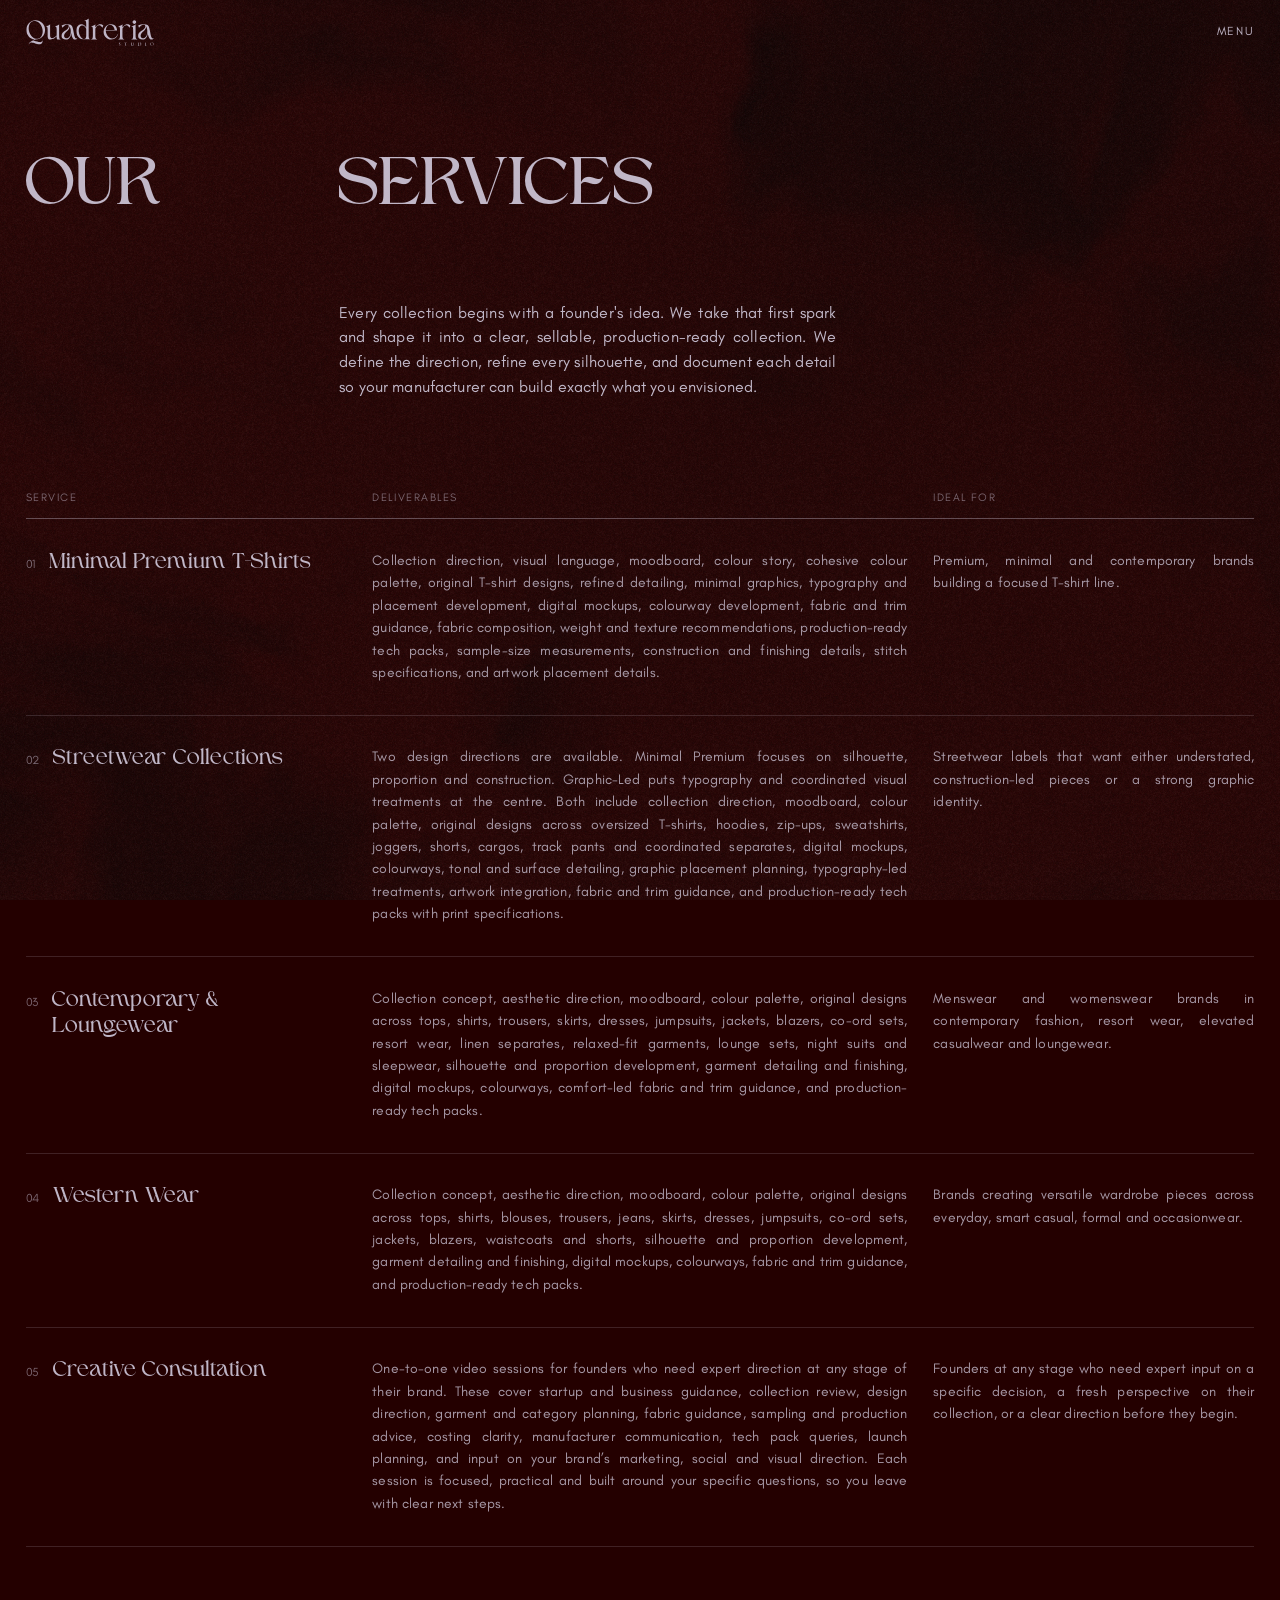
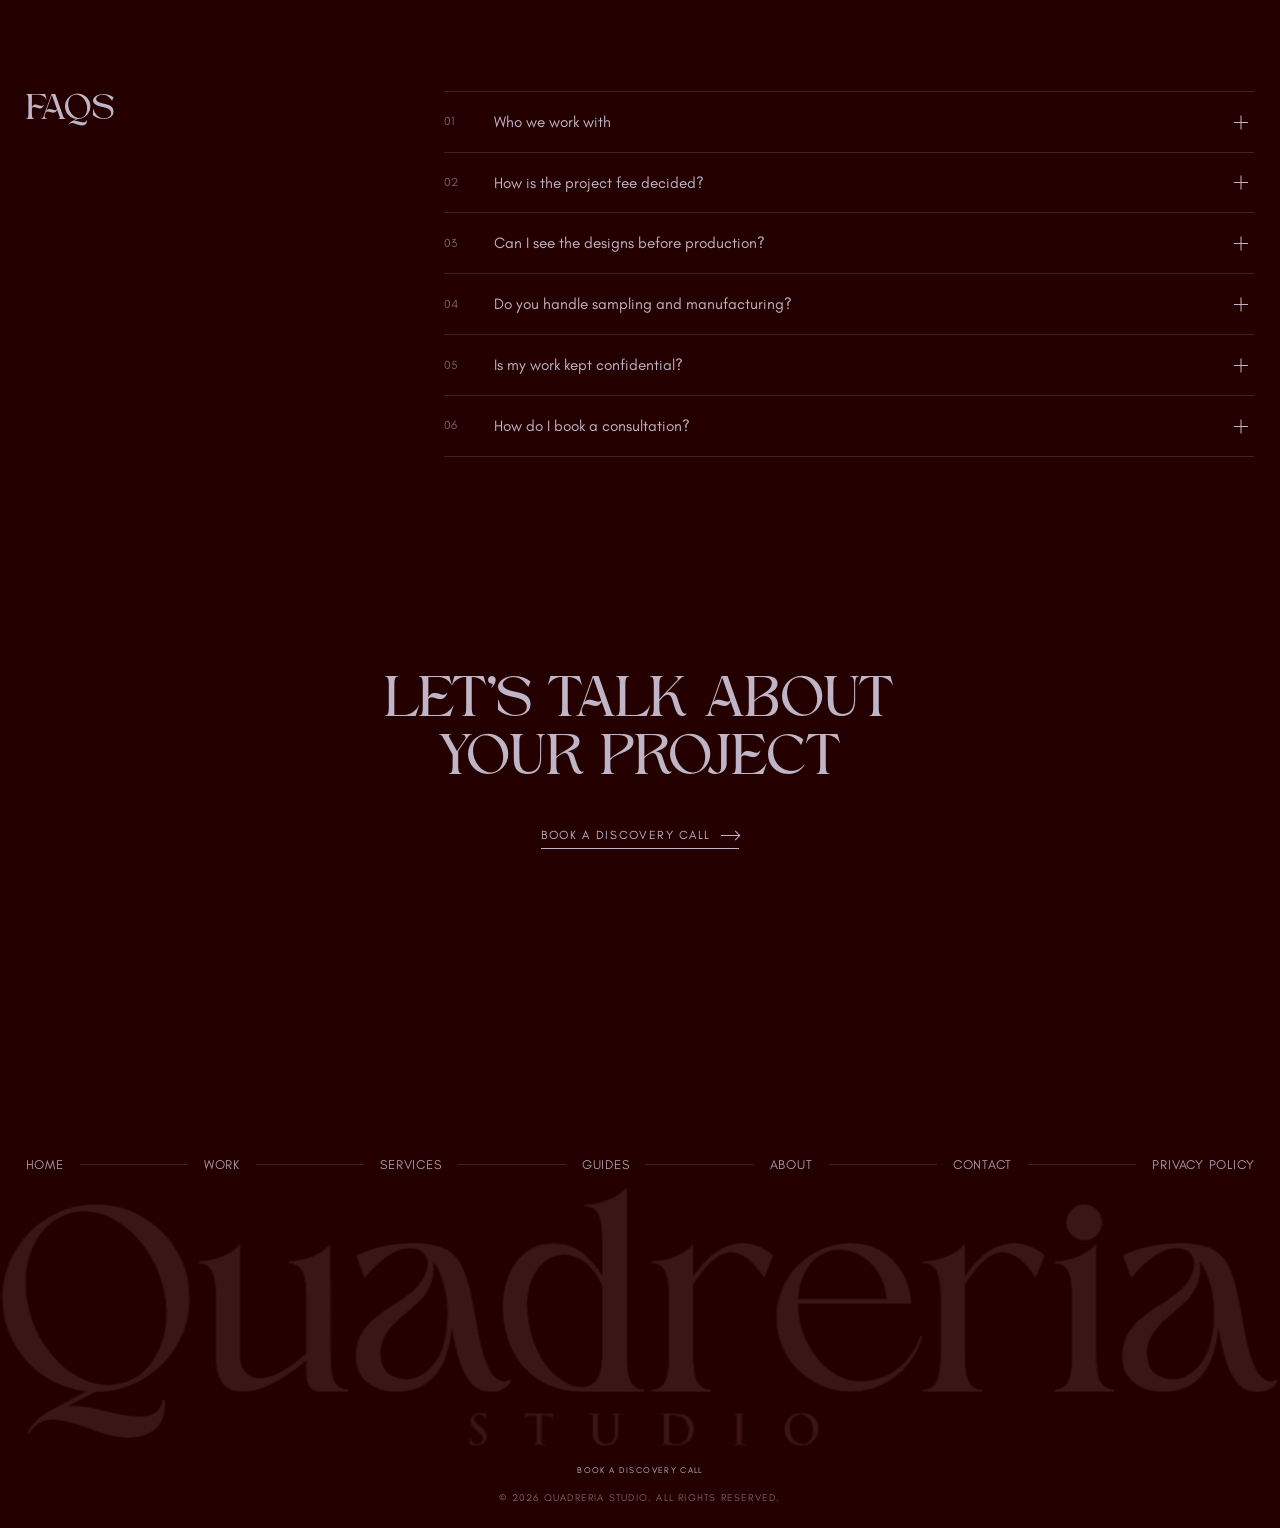
<file: services.html>
<!doctype html>
<html lang="en">
<head>
<meta charset="utf-8">
<meta name="viewport" content="width=device-width, initial-scale=1, viewport-fit=cover">
<title>Services — Quadreria Studio</title>
<meta name="description" content="Collection design services for founders and growing labels: T-shirts, streetwear, contemporary &amp; loungewear, western wear and creative consultation.">
<meta name="theme-color" content="#240000">
<link rel="canonical" href="https://quadreria.studio/services.html">
<meta property="og:type" content="website">
<meta property="og:site_name" content="Quadreria Studio">
<meta property="og:title" content="Services — Quadreria Studio">
<meta property="og:description" content="Collection design services for founders and growing labels: T-shirts, streetwear, contemporary &amp; loungewear, western wear and creative consultation.">
<meta property="og:url" content="https://quadreria.studio/services.html">
<meta property="og:image" content="https://quadreria.studio/assets/images/projects/project-01/highlight.jpg">
<meta name="twitter:card" content="summary_large_image">
<link rel="icon" href="assets/brand/favicon.svg" type="image/svg+xml">
<link rel="icon" href="assets/brand/favicon-64.png" type="image/png" sizes="64x64">
<link rel="apple-touch-icon" href="assets/brand/apple-touch-icon.png">
<link rel="preload" href="assets/fonts/higuen-serif.woff2" as="font" type="font/woff2" crossorigin>
<link rel="preload" href="assets/fonts/glacial-indifference-regular.woff2" as="font" type="font/woff2" crossorigin>
<link rel="stylesheet" href="assets/css/style.css">
</head>
<body class="page-services">
<canvas id="bg" aria-hidden="true"></canvas>
<div class="curtain" aria-hidden="true"></div>
<a class="sr-only" href="#main">Skip to content</a>

<header class="site-header">
  <a class="brand" href="index.html" aria-label="Quadreria Studio — home"><img src="assets/brand/logo-side-lilac.svg" alt="Quadreria Studio" width="150" height="32"></a>
  <button class="menu-toggle" aria-expanded="false" aria-controls="menu"><span>Menu</span><span>Close</span></button>
</header>

<nav class="menu" id="menu" aria-hidden="true" aria-label="Main">
  <ul class="menu__list">
      <!-- <li class="menu__item"><span class="menu__num">(01)</span><a class="menu__link is-current" href="index.html" data-name="Home"><span class="base">Home</span><span class="alt">home</span></a></li> -->
      <li class="menu__item"><span class="menu__num">(01)</span><a class="menu__link" href="work.html" data-name="Work"><span class="base">Work</span><span class="alt">work</span></a></li>
      <li class="menu__item"><span class="menu__num">(02)</span><a class="menu__link" href="services.html" data-name="Services"><span class="base">Services</span><span class="alt">services</span></a></li>
      <li class="menu__item"><span class="menu__num">(03)</span><a class="menu__link" href="guides.html" data-name="Guides"><span class="base">Guides</span><span class="alt">guides</span></a></li>
      <li class="menu__item"><span class="menu__num">(04)</span><a class="menu__link" href="about.html" data-name="About"><span class="base">About</span><span class="alt">about</span></a></li>
      <li class="menu__item"><span class="menu__num">(05)</span><a class="menu__link" href="contact.html" data-name="Contact"><span class="base">Contact</span><span class="alt">contact</span></a></li>
  </ul>
  <div class="menu__preview">
    <div class="menu__frame">
        <!-- <img src="assets/images/menu/home.jpg" alt="" loading="lazy"> -->
        <img src="assets/images/menu/work.jpg" alt="" loading="lazy">
        <img src="assets/images/menu/services.jpg" alt="" loading="lazy">
        <img src="assets/images/menu/guides.jpg" alt="" loading="lazy">
        <img src="assets/images/menu/about.jpg" alt="" loading="lazy">
        <img src="assets/images/menu/contact.jpg" alt="" loading="lazy">
    </div>
    <div class="menu__caption label"><span class="menu__num-now">01 / 05</span><span class="menu__name-now">Work</span></div>
  </div>
  <div class="menu__foot label">
    <a class="nocase" href="mailto:hello@quadreria.studio">hello@quadreria.studio</a>
    <a href="https://www.instagram.com/quadreria.studio/" target="_blank" rel="noopener">(IG) quadreria.studio</a>
    <a href="https://topmate.io/ayushisingla/2372223?utm_source=public_profile&utm_campaign=ayushisingla" data-booking>Book a Discovery Call</a>
    <span>Local time (IST) <span data-clock></span></span>
  </div>
</nav>

<main id="main">

<section class="svc-head">
  <h1 class="blur-in"><span class="w1">Our</span><span class="w2">Services</span></h1>
  <div class="svc-intro"><p data-reveal>Every collection begins with a founder's idea. We take that first spark and shape it into a clear, sellable, production-ready collection. We define the direction, refine every silhouette, and document each detail so your manufacturer can build exactly what you envisioned.</p></div>
</section>
<section class="svc-table" aria-label="Services">
  <div class="svc-row svc-row--head label label--dim"><span>Service</span><span>Deliverables</span><span>Ideal for</span></div>
  <div class="svc-row" data-reveal>
    <h3><small>01</small>Minimal Premium T-Shirts</h3>
    <p>Collection direction, visual language, moodboard, colour story, cohesive colour palette, original T-shirt designs, refined detailing, minimal graphics, typography and placement development, digital mockups, colourway development, fabric and trim guidance, fabric composition, weight and texture recommendations, production-ready tech packs, sample-size measurements, construction and finishing details, stitch specifications, and artwork placement details.</p>
    <p>Premium, minimal and contemporary brands building a focused T-shirt line.</p>
  </div>
  <div class="svc-row" data-reveal>
    <h3><small>02</small>Streetwear Collections</h3>
    <p>Two design directions are available. Minimal Premium focuses on silhouette, proportion and construction. Graphic-Led puts typography and coordinated visual treatments at the centre. Both include collection direction, moodboard, colour palette, original designs across oversized T-shirts, hoodies, zip-ups, sweatshirts, joggers, shorts, cargos, track pants and coordinated separates, digital mockups, colourways, tonal and surface detailing, graphic placement planning, typography-led treatments, artwork integration, fabric and trim guidance, and production-ready tech packs with print specifications.</p>
    <p>Streetwear labels that want either understated, construction-led pieces or a strong graphic identity.</p>
  </div>
  <div class="svc-row" data-reveal>
    <h3><small>03</small>Contemporary &amp; Loungewear</h3>
    <p>Collection concept, aesthetic direction, moodboard, colour palette, original designs across tops, shirts, trousers, skirts, dresses, jumpsuits, jackets, blazers, co-ord sets, resort wear, linen separates, relaxed-fit garments, lounge sets, night suits and sleepwear, silhouette and proportion development, garment detailing and finishing, digital mockups, colourways, comfort-led fabric and trim guidance, and production-ready tech packs.</p>
    <p>Menswear and womenswear brands in contemporary fashion, resort wear, elevated casualwear and loungewear.</p>
  </div>
  <div class="svc-row" data-reveal>
    <h3><small>04</small>Western Wear</h3>
    <p>Collection concept, aesthetic direction, moodboard, colour palette, original designs across tops, shirts, blouses, trousers, jeans, skirts, dresses, jumpsuits, co-ord sets, jackets, blazers, waistcoats and shorts, silhouette and proportion development, garment detailing and finishing, digital mockups, colourways, fabric and trim guidance, and production-ready tech packs.</p>
    <p>Brands creating versatile wardrobe pieces across everyday, smart casual, formal and occasionwear.</p>
  </div>
  <div class="svc-row" data-reveal>
    <h3><small>05</small>Creative Consultation</h3>
    <p>One-to-one video sessions for founders who need expert direction at any stage of their brand. These cover startup and business guidance, collection review, design direction, garment and category planning, fabric guidance, sampling and production advice, costing clarity, manufacturer communication, tech pack queries, launch planning, and input on your brand’s marketing, social and visual direction. Each session is focused, practical and built around your specific questions, so you leave with clear next steps.</p>
    <p>Founders at any stage who need expert input on a specific decision, a fresh perspective on their collection, or a clear direction before they begin.</p>
  </div>
</section>
<section class="faq" aria-label="FAQs">
  <h2 data-reveal>FAQs</h2>
  <div class="faq__list">
    <div class="faq__item" data-reveal>
      <button class="faq__q" aria-expanded="false"><span class="n">01</span><span>Who we work with</span><span class="plus"></span></button>
      <div class="faq__a"><div><p>Founders and growing fashion brands with a clear vision, even an early one, who want a structured design partner to turn that idea into a market-ready collection.</p></div></div>
    </div>
    <div class="faq__item" data-reveal>
      <button class="faq__q" aria-expanded="false"><span class="n">02</span><span>How is the project fee decided?</span><span class="plus"></span></button>
      <div class="faq__a"><div><p>Fees depend on the category and the number of garments in your collection. Share your brief with us and we'll send a tailored proposal.</p></div></div>
    </div>
    <div class="faq__item" data-reveal>
      <button class="faq__q" aria-expanded="false"><span class="n">03</span><span>Can I see the designs before production?</span><span class="plus"></span></button>
      <div class="faq__a"><div><p>Yes. Every design is presented as a digital mockup with colourways, so you can evaluate the actual product before committing to sampling.</p></div></div>
    </div>
    <div class="faq__item" data-reveal>
      <button class="faq__q" aria-expanded="false"><span class="n">04</span><span>Do you handle sampling and manufacturing?</span><span class="plus"></span></button>
      <div class="faq__a"><div><p>Our scope covers design development through production-ready tech packs. Fabric procurement, physical sampling, pattern making, grading and manufacturing are not included, but we guide you on fabrics, costing and sampling along the way.</p></div></div>
    </div>
    <div class="faq__item" data-reveal>
      <button class="faq__q" aria-expanded="false"><span class="n">05</span><span>Is my work kept confidential?</span><span class="plus"></span></button>
      <div class="faq__a"><div><p>Yes. We're happy to work under an NDA, and your designs remain fully yours.</p></div></div>
    </div>
    <div class="faq__item" data-reveal>
      <button class="faq__q" aria-expanded="false"><span class="n">06</span><span>How do I book a consultation?</span><span class="plus"></span></button>
      <div class="faq__a"><div><p>Sessions are booked directly through our <a href="https://topmate.io/ayushisingla/2372223?utm_source=public_profile&utm_campaign=ayushisingla" data-booking>TopMate page</a>, where you can choose the format that suits you and pick a time that works.</p></div></div>
    </div>
  </div>
</section>
<section class="cta-block">
  <h2 class="lines"><span class="line"><span>Let’s talk about</span></span><span class="line"><span>your project</span></span></h2>
  <a class="link-u" href="https://topmate.io/ayushisingla/2372223?utm_source=public_profile&utm_campaign=ayushisingla" data-booking data-reveal>Book a Discovery Call <span class="arrow"></span></a>
</section>

</main>

<footer class="site-footer">
  <nav class="footer-nav" aria-label="Footer"><a href="index.html">Home</a><span class="r"></span><a href="work.html">Work</a><span class="r"></span><a href="services.html">Services</a><span class="r"></span><a href="guides.html">Guides</a><span class="r"></span><a href="about.html">About</a><span class="r"></span><a href="contact.html">Contact</a><span class="r"></span><a href="privacy-policy.html">Privacy Policy</a></nav>
  <svg class="footer-mark" viewBox="45 86 2795 578" aria-label="Quadreria Studio" role="img">
    <defs>
      <filter id="liquid" filterUnits="userSpaceOnUse" x="0" y="0" width="2880" height="810">
        <feTurbulence id="turb" type="fractalNoise" baseFrequency="0.0022 0.010" numOctaves="1" seed="4" result="noise"/>
        <feDisplacementMap id="disp" in="SourceGraphic" in2="noise" scale="150" xChannelSelector="R" yChannelSelector="G" result="warp"/>
        <!-- colour fringes on the edges: black one side, lilac the other -->
        <feFlood flood-color="#050000" result="tealC"/>
        <feComposite in="tealC" in2="warp" operator="in" result="teal"/>
        <feOffset id="offT" in="teal" dx="16" dy="2" result="tealO"/>
        <feFlood flood-color="#bfb5c6" flood-opacity="0.55" result="goldC"/>
        <feComposite in="goldC" in2="warp" operator="in" result="gold"/>
        <feOffset id="offG" in="gold" dx="-16" dy="-2" result="goldO"/>
        <feComponentTransfer id="fringeFade" in="tealO" result="tealF"><feFuncA type="linear" slope="1"/></feComponentTransfer>
        <feComponentTransfer id="fringeFade2" in="goldO" result="goldF"><feFuncA type="linear" slope="1"/></feComponentTransfer>
        <feMerge><feMergeNode in="goldF"/><feMergeNode in="tealF"/><feMergeNode in="warp"/></feMerge>
      </filter>
<g/><clipPath id="e8bc8dba9f"><rect x="0" width="2803" y="0" height="602"/></clipPath><clipPath id="1dfb3f0198"><path d="M 9 0.28125 L 49 0.28125 L 49 73 L 9 73 Z M 9 0.28125 " clip-rule="nonzero"/></clipPath><clipPath id="8f8f2062d3"><path d="M 130 0.28125 L 193 0.28125 L 193 72 L 130 72 Z M 130 0.28125 " clip-rule="nonzero"/></clipPath><clipPath id="2710d118dd"><path d="M 697 0.28125 L 773 0.28125 L 773 73 L 697 73 Z M 697 0.28125 " clip-rule="nonzero"/></clipPath><clipPath id="4fb71b73e6"><rect x="0" width="853" y="0" height="95"/></clipPath>
    </defs>
    <g filter="url(#liquid)"><g transform="matrix(1, 0, 0, 1, 47, 92)"><g clip-path="url(#e8bc8dba9f)"><g fill="var(--mark)" fill-opacity="1"><g transform="translate(2.786605, 449.956348)"><g><path d="M 204.6875 -409.359375 C 176.351562 -409.359375 149.816406 -404.070312 125.078125 -393.5 C 100.347656 -382.925781 78.601562 -368.265625 59.84375 -349.515625 C 41.09375 -330.765625 26.429688 -309.019531 15.859375 -284.28125 C 5.285156 -259.539062 0 -233.007812 0 -204.6875 C 0 -178.351562 4.6875 -153.414062 14.0625 -129.875 C 23.4375 -106.332031 36.398438 -85.382812 52.953125 -67.03125 C 69.515625 -48.675781 88.96875 -33.8125 111.3125 -22.4375 C 133.65625 -11.070312 157.597656 -3.992188 183.140625 -1.203125 L 101.140625 42.5 C 90.765625 48.082031 81.785156 54.5625 74.203125 61.9375 C 66.628906 69.320312 59.847656 78.398438 53.859375 89.171875 L 58.046875 92.171875 C 67.222656 79.003906 76.597656 70.222656 86.171875 65.828125 C 95.753906 61.441406 106.226562 59.847656 117.59375 61.046875 C 128.96875 62.242188 141.4375 64.835938 155 68.828125 C 168.164062 72.816406 181.132812 77.300781 193.90625 82.28125 C 206.675781 87.269531 220.140625 91.460938 234.296875 94.859375 C 248.460938 98.253906 263.925781 99.953125 280.6875 99.953125 C 293.851562 99.953125 306.421875 97.253906 318.390625 91.859375 C 330.359375 86.472656 339.929688 77.695312 347.109375 65.53125 C 354.296875 53.363281 356.894531 37.304688 354.90625 17.359375 L 349.515625 17.359375 C 347.117188 31.316406 341.53125 40.890625 332.75 46.078125 C 323.976562 51.265625 313.90625 53.859375 302.53125 53.859375 C 291.164062 53.859375 279.894531 52.863281 268.71875 50.875 C 248.375 47.28125 227.828125 42.789062 207.078125 37.40625 C 186.328125 32.019531 165.578125 29.925781 144.828125 31.125 L 204.078125 0 L 204.6875 0 C 233.007812 0 259.539062 -5.285156 284.28125 -15.859375 C 309.019531 -26.429688 330.765625 -41.09375 349.515625 -59.84375 C 368.265625 -78.601562 382.925781 -100.347656 393.5 -125.078125 C 404.070312 -149.816406 409.359375 -176.351562 409.359375 -204.6875 C 409.359375 -233.007812 404.070312 -259.539062 393.5 -284.28125 C 382.925781 -309.019531 368.265625 -330.765625 349.515625 -349.515625 C 330.765625 -368.265625 309.019531 -382.925781 284.28125 -393.5 C 259.539062 -404.070312 233.007812 -409.359375 204.6875 -409.359375 Z M 138.84375 -386.625 C 158 -393.800781 177.550781 -395.691406 197.5 -392.296875 C 217.445312 -388.910156 236.796875 -381.132812 255.546875 -368.96875 C 274.304688 -356.800781 291.265625 -340.941406 306.421875 -321.390625 C 321.585938 -301.835938 333.757812 -279.492188 342.9375 -254.359375 C 352.113281 -229.222656 357.097656 -204.382812 357.890625 -179.84375 C 358.691406 -155.300781 355.695312 -132.359375 348.90625 -111.015625 C 342.125 -89.671875 332.148438 -71.21875 318.984375 -55.65625 C 305.816406 -40.09375 289.660156 -28.921875 270.515625 -22.140625 C 251.359375 -15.359375 231.707031 -13.660156 211.5625 -17.046875 C 191.414062 -20.441406 172.066406 -28.222656 153.515625 -40.390625 C 134.960938 -52.566406 118.101562 -68.328125 102.9375 -87.671875 C 87.78125 -107.023438 75.613281 -129.269531 66.4375 -154.40625 C 57.257812 -179.539062 52.269531 -204.476562 51.46875 -229.21875 C 50.664062 -253.957031 53.554688 -276.898438 60.140625 -298.046875 C 66.722656 -319.191406 76.695312 -337.546875 90.0625 -353.109375 C 103.4375 -368.671875 119.695312 -379.84375 138.84375 -386.625 Z M 138.84375 -386.625 "/></g></g></g><g fill="var(--mark)" fill-opacity="1"><g transform="translate(430.699465, 449.956348)"><g><path d="M 38.296875 -200.5 C 38.296875 -232.414062 35.101562 -253.859375 28.71875 -264.828125 C 22.34375 -275.796875 12.769531 -280.882812 0 -280.09375 L 0 -285.484375 C 17.550781 -285.484375 35.304688 -289.171875 53.265625 -296.546875 C 71.222656 -303.929688 84.191406 -313.410156 92.171875 -324.984375 L 92.171875 -81.390625 C 92.171875 -63.441406 96.160156 -50.472656 104.140625 -42.484375 C 112.117188 -34.503906 122.09375 -30.316406 134.0625 -29.921875 C 146.03125 -29.921875 158.097656 -32.8125 170.265625 -38.59375 C 182.429688 -44.382812 194.203125 -51.46875 205.578125 -59.84375 C 216.953125 -68.226562 227.023438 -76.207031 235.796875 -83.78125 L 235.796875 -200.5 C 235.796875 -232.414062 232.601562 -253.859375 226.21875 -264.828125 C 219.84375 -275.796875 210.269531 -280.882812 197.5 -280.09375 L 197.5 -285.484375 C 215.050781 -285.484375 232.703125 -289.171875 250.453125 -296.546875 C 268.210938 -303.929688 281.082031 -313.410156 289.0625 -324.984375 L 289.671875 -77.796875 C 290.066406 -48.671875 293.457031 -29.21875 299.84375 -19.4375 C 306.226562 -9.664062 315.601562 -4.984375 327.96875 -5.390625 L 327.96875 0 L 269.921875 0 C 256.347656 0 247.265625 -3.789062 242.671875 -11.375 C 238.085938 -18.957031 235.796875 -28.734375 235.796875 -40.703125 L 235.796875 -68.828125 C 223.429688 -57.253906 209.269531 -46.179688 193.3125 -35.609375 C 177.351562 -25.035156 161.09375 -16.457031 144.53125 -9.875 C 127.976562 -3.289062 112.316406 0 97.546875 0 C 76.003906 0 60.742188 -6.679688 51.765625 -20.046875 C 42.785156 -33.410156 38.296875 -49.867188 38.296875 -69.421875 Z M 38.296875 -200.5 "/></g></g></g><g fill="var(--mark)" fill-opacity="1"><g transform="translate(774.22666, 449.956348)"><g><path d="M 340.53125 -24.53125 C 336.144531 -15.757812 330.0625 -9.476562 322.28125 -5.6875 C 314.5 -1.894531 306.222656 0 297.453125 0 C 277.898438 0 263.132812 -5.882812 253.15625 -17.65625 C 243.1875 -29.425781 235.207031 -43.289062 229.21875 -59.25 C 225.226562 -70.820312 221.632812 -83.390625 218.4375 -96.953125 C 215.25 -110.515625 212.457031 -124.28125 210.0625 -138.25 C 208.46875 -114.707031 203.476562 -92.363281 195.09375 -71.21875 C 186.71875 -50.070312 174.050781 -32.914062 157.09375 -19.75 C 140.144531 -6.582031 117.503906 0 89.171875 0 C 63.234375 0 41.488281 -7.179688 23.9375 -21.546875 C 6.382812 -35.910156 -1.59375 -57.054688 0 -84.984375 C 1.195312 -102.941406 5.984375 -118.300781 14.359375 -131.0625 C 22.742188 -143.832031 33.21875 -155.101562 45.78125 -164.875 C 58.351562 -174.65625 71.421875 -183.734375 84.984375 -192.109375 C 98.546875 -200.492188 111.015625 -209.273438 122.390625 -218.453125 C 133.765625 -227.628906 142.441406 -238.203125 148.421875 -250.171875 C 157.203125 -266.921875 159.394531 -280.679688 155 -291.453125 C 150.613281 -302.234375 142.335938 -309.117188 130.171875 -312.109375 C 118.003906 -315.097656 104.335938 -313.203125 89.171875 -306.421875 C 75.210938 -300.035156 61.847656 -290.957031 49.078125 -279.1875 C 36.304688 -267.414062 26.53125 -256.941406 19.75 -247.765625 L 0.59375 -298.046875 C 18.15625 -306.421875 37.804688 -313.003906 59.546875 -317.796875 C 81.296875 -322.585938 103.738281 -324.984375 126.875 -324.984375 C 156.40625 -324.984375 179.347656 -320.890625 195.703125 -312.703125 C 212.066406 -304.523438 224.4375 -291.859375 232.8125 -274.703125 C 241.1875 -257.546875 247.96875 -235.800781 253.15625 -209.46875 C 257.539062 -189.125 261.53125 -168.375 265.125 -147.21875 C 268.71875 -126.070312 273.007812 -106.222656 278 -87.671875 C 282.988281 -69.117188 289.671875 -53.460938 298.046875 -40.703125 C 301.640625 -35.109375 307.125 -30.117188 314.5 -25.734375 C 321.882812 -21.347656 329.164062 -22.144531 336.34375 -28.125 Z M 194.5 -226.234375 C 191.707031 -237.003906 188.316406 -247.375 184.328125 -257.34375 C 180.335938 -267.320312 175.351562 -276.101562 169.375 -283.6875 C 171.769531 -273.707031 171.867188 -263.226562 169.671875 -252.25 C 167.472656 -241.28125 163.984375 -231.609375 159.203125 -223.234375 C 152.816406 -211.660156 144.535156 -201.285156 134.359375 -192.109375 C 124.179688 -182.929688 113.707031 -173.953125 102.9375 -165.171875 C 92.164062 -156.398438 82.488281 -146.726562 73.90625 -136.15625 C 65.332031 -125.582031 59.445312 -113.113281 56.25 -98.75 C 53.457031 -83.988281 54.753906 -69.921875 60.140625 -56.546875 C 65.535156 -43.179688 76.8125 -34.304688 93.96875 -29.921875 C 108.726562 -26.328125 122.488281 -27.320312 135.25 -32.90625 C 148.019531 -38.5 158.992188 -46.78125 168.171875 -57.75 C 177.347656 -68.726562 184.128906 -80.398438 188.515625 -92.765625 C 195.304688 -112.316406 199.195312 -134.5625 200.1875 -159.5 C 201.1875 -184.4375 199.289062 -206.679688 194.5 -226.234375 Z M 194.5 -226.234375 "/></g></g></g><g fill="var(--mark)" fill-opacity="1"><g transform="translate(1095.610151, 449.956348)"><g><path d="M 271.109375 -84.390625 C 271.109375 -52.867188 274.300781 -31.71875 280.6875 -20.9375 C 287.070312 -10.164062 296.648438 -4.984375 309.421875 -5.390625 L 309.421875 0 L 175.359375 0 C 138.253906 0 106.632812 -8.175781 80.5 -24.53125 C 54.363281 -40.894531 34.410156 -63.238281 20.640625 -91.5625 C 6.878906 -119.894531 0 -152.015625 0 -187.921875 C 0 -210.265625 4.085938 -231.910156 12.265625 -252.859375 C 20.441406 -273.804688 32.8125 -291.0625 49.375 -304.625 C 65.9375 -318.195312 86.582031 -324.984375 111.3125 -324.984375 C 134.851562 -324.984375 155.601562 -318.097656 173.5625 -304.328125 C 191.519531 -290.566406 206.082031 -274.109375 217.25 -254.953125 L 217.25 -324.984375 C 217.25 -356.898438 214.054688 -378.242188 207.671875 -389.015625 C 201.285156 -399.785156 191.710938 -404.773438 178.953125 -403.984375 L 178.953125 -409.359375 C 196.503906 -409.359375 214.253906 -413.046875 232.203125 -420.421875 C 250.160156 -427.804688 263.128906 -437.285156 271.109375 -448.859375 Z M 217.25 -84.390625 L 217.25 -231.015625 C 204.082031 -259.335938 188.320312 -278.585938 169.96875 -288.765625 C 151.613281 -298.941406 133.757812 -301.535156 116.40625 -296.546875 C 99.050781 -291.554688 84.585938 -280.484375 73.015625 -263.328125 C 64.640625 -250.566406 59.050781 -236.003906 56.25 -219.640625 C 53.457031 -203.285156 52.957031 -186.328125 54.75 -168.765625 C 56.550781 -151.210938 60.046875 -134.359375 65.234375 -118.203125 C 70.421875 -102.046875 76.601562 -87.582031 83.78125 -74.8125 C 94.5625 -56.457031 108.226562 -41.191406 124.78125 -29.015625 C 141.34375 -16.847656 157.003906 -10.765625 171.765625 -10.765625 C 186.523438 -10.765625 197.796875 -16.453125 205.578125 -27.828125 C 213.359375 -39.203125 217.25 -58.054688 217.25 -84.390625 Z M 217.25 -84.390625 "/></g></g></g><g fill="var(--mark)" fill-opacity="1"><g transform="translate(1419.986103, 449.956348)"><g><path d="M 92.171875 -84.390625 C 92.171875 -52.867188 95.359375 -31.71875 101.734375 -20.9375 C 108.117188 -10.164062 117.695312 -4.984375 130.46875 -5.390625 L 130.46875 0 L 0 0 L 0 -5.390625 C 12.769531 -4.984375 22.34375 -10.164062 28.71875 -20.9375 C 35.101562 -31.71875 38.296875 -52.867188 38.296875 -84.390625 L 38.296875 -200.5 C 38.296875 -232.414062 35.101562 -253.859375 28.71875 -264.828125 C 22.34375 -275.796875 12.769531 -280.882812 0 -280.09375 L 0 -285.484375 C 17.550781 -285.484375 35.304688 -289.171875 53.265625 -296.546875 C 71.222656 -303.929688 84.191406 -313.410156 92.171875 -324.984375 L 92.171875 -253.75 C 100.546875 -265.726562 110.117188 -277.203125 120.890625 -288.171875 C 131.660156 -299.140625 143.628906 -308.015625 156.796875 -314.796875 C 169.960938 -321.585938 184.128906 -324.984375 199.296875 -324.984375 C 211.660156 -324.984375 223.628906 -322.488281 235.203125 -317.5 C 246.773438 -312.507812 257.148438 -306.023438 266.328125 -298.046875 L 247.171875 -247.765625 C 241.191406 -256.941406 234.207031 -266.019531 226.21875 -275 C 218.238281 -283.976562 209.660156 -291.160156 200.484375 -296.546875 C 191.316406 -301.929688 181.546875 -304.425781 171.171875 -304.03125 C 160.796875 -303.632812 150.019531 -298.847656 138.84375 -289.671875 C 129.269531 -282.085938 120.492188 -273.109375 112.515625 -262.734375 C 104.535156 -252.359375 97.753906 -242.78125 92.171875 -234 Z M 92.171875 -84.390625 "/></g></g></g><g fill="var(--mark)" fill-opacity="1"><g transform="translate(1684.514012, 449.956348)"><g><path d="M 170.5625 -324.984375 C 198.5 -324.984375 222.34375 -318.398438 242.09375 -305.234375 C 261.84375 -292.066406 277.003906 -275.304688 287.578125 -254.953125 C 298.148438 -234.609375 303.234375 -213.660156 302.828125 -192.109375 C 262.128906 -192.109375 221.03125 -192.109375 179.53125 -192.109375 C 138.039062 -192.109375 96.945312 -192.109375 56.25 -192.109375 C 56.65625 -184.929688 57.253906 -177.75 58.046875 -170.5625 C 58.847656 -163.382812 60.046875 -156.003906 61.640625 -148.421875 C 67.222656 -125.679688 76.695312 -104.335938 90.0625 -84.390625 C 103.4375 -64.441406 120.296875 -48.78125 140.640625 -37.40625 C 160.992188 -26.03125 183.9375 -21.738281 209.46875 -24.53125 C 233.40625 -27.332031 255.847656 -37.207031 276.796875 -54.15625 C 297.742188 -71.113281 313.207031 -94.15625 323.1875 -123.28125 L 328.5625 -123.28125 C 322.582031 -99.75 312.007812 -78.703125 296.84375 -60.140625 C 281.6875 -41.585938 263.234375 -26.925781 241.484375 -16.15625 C 219.742188 -5.382812 196.101562 0 170.5625 0 C 148.21875 0 127.269531 -4.1875 107.71875 -12.5625 C 88.175781 -20.945312 70.921875 -32.519531 55.953125 -47.28125 C 40.992188 -62.039062 29.320312 -79.296875 20.9375 -99.046875 C 12.5625 -118.796875 8.375 -139.84375 8.375 -162.1875 C 8.375 -184.53125 12.5625 -205.578125 20.9375 -225.328125 C 29.320312 -245.078125 40.992188 -262.429688 55.953125 -277.390625 C 70.921875 -292.359375 88.175781 -304.03125 107.71875 -312.40625 C 127.269531 -320.789062 148.21875 -324.984375 170.5625 -324.984375 Z M 248.96875 -202.890625 C 246.175781 -230.015625 237.894531 -252.253906 224.125 -269.609375 C 210.363281 -286.972656 194.109375 -298.84375 175.359375 -305.21875 C 156.609375 -311.601562 138.253906 -311.609375 120.296875 -305.234375 C 101.546875 -298.847656 86.582031 -286.273438 75.40625 -267.515625 C 64.238281 -248.765625 58.054688 -227.222656 56.859375 -202.890625 Z M 248.96875 -202.890625 "/></g></g></g><g fill="var(--mark)" fill-opacity="1"><g transform="translate(2013.079174, 449.956348)"><g><path d="M 92.171875 -84.390625 C 92.171875 -52.867188 95.359375 -31.71875 101.734375 -20.9375 C 108.117188 -10.164062 117.695312 -4.984375 130.46875 -5.390625 L 130.46875 0 L 0 0 L 0 -5.390625 C 12.769531 -4.984375 22.34375 -10.164062 28.71875 -20.9375 C 35.101562 -31.71875 38.296875 -52.867188 38.296875 -84.390625 L 38.296875 -200.5 C 38.296875 -232.414062 35.101562 -253.859375 28.71875 -264.828125 C 22.34375 -275.796875 12.769531 -280.882812 0 -280.09375 L 0 -285.484375 C 17.550781 -285.484375 35.304688 -289.171875 53.265625 -296.546875 C 71.222656 -303.929688 84.191406 -313.410156 92.171875 -324.984375 L 92.171875 -253.75 C 100.546875 -265.726562 110.117188 -277.203125 120.890625 -288.171875 C 131.660156 -299.140625 143.628906 -308.015625 156.796875 -314.796875 C 169.960938 -321.585938 184.128906 -324.984375 199.296875 -324.984375 C 211.660156 -324.984375 223.628906 -322.488281 235.203125 -317.5 C 246.773438 -312.507812 257.148438 -306.023438 266.328125 -298.046875 L 247.171875 -247.765625 C 241.191406 -256.941406 234.207031 -266.019531 226.21875 -275 C 218.238281 -283.976562 209.660156 -291.160156 200.484375 -296.546875 C 191.316406 -301.929688 181.546875 -304.425781 171.171875 -304.03125 C 160.796875 -303.632812 150.019531 -298.847656 138.84375 -289.671875 C 129.269531 -282.085938 120.492188 -273.109375 112.515625 -262.734375 C 104.535156 -252.359375 97.753906 -242.78125 92.171875 -234 Z M 92.171875 -84.390625 "/></g></g></g><g fill="var(--mark)" fill-opacity="1"><g transform="translate(2300.349552, 449.956348)"><g><path d="M 92.171875 -84.390625 C 92.171875 -52.867188 95.359375 -31.71875 101.734375 -20.9375 C 108.117188 -10.164062 117.695312 -4.984375 130.46875 -5.390625 L 130.46875 0 L 0 0 L 0 -5.390625 C 12.769531 -4.984375 22.34375 -10.164062 28.71875 -20.9375 C 35.101562 -31.71875 38.296875 -52.867188 38.296875 -84.390625 L 38.296875 -200.5 C 38.296875 -232.414062 35.101562 -253.859375 28.71875 -264.828125 C 22.34375 -275.796875 12.769531 -280.882812 0 -280.09375 L 0 -285.484375 C 17.550781 -285.484375 35.304688 -289.171875 53.265625 -296.546875 C 71.222656 -303.929688 84.191406 -313.410156 92.171875 -324.984375 Z M 65.234375 -409.359375 C 76.003906 -409.359375 85.28125 -405.566406 93.0625 -397.984375 C 100.84375 -390.410156 104.734375 -381.238281 104.734375 -370.46875 C 104.734375 -359.289062 100.84375 -349.910156 93.0625 -342.328125 C 85.28125 -334.753906 76.003906 -330.96875 65.234375 -330.96875 C 54.460938 -330.96875 45.1875 -334.753906 37.40625 -342.328125 C 29.625 -349.910156 25.734375 -359.289062 25.734375 -370.46875 C 25.734375 -381.238281 29.625 -390.410156 37.40625 -397.984375 C 45.1875 -405.566406 54.460938 -409.359375 65.234375 -409.359375 Z M 65.234375 -409.359375 "/></g></g></g><g fill="var(--mark)" fill-opacity="1"><g transform="translate(2448.173843, 449.956348)"><g><path d="M 340.53125 -24.53125 C 336.144531 -15.757812 330.0625 -9.476562 322.28125 -5.6875 C 314.5 -1.894531 306.222656 0 297.453125 0 C 277.898438 0 263.132812 -5.882812 253.15625 -17.65625 C 243.1875 -29.425781 235.207031 -43.289062 229.21875 -59.25 C 225.226562 -70.820312 221.632812 -83.390625 218.4375 -96.953125 C 215.25 -110.515625 212.457031 -124.28125 210.0625 -138.25 C 208.46875 -114.707031 203.476562 -92.363281 195.09375 -71.21875 C 186.71875 -50.070312 174.050781 -32.914062 157.09375 -19.75 C 140.144531 -6.582031 117.503906 0 89.171875 0 C 63.234375 0 41.488281 -7.179688 23.9375 -21.546875 C 6.382812 -35.910156 -1.59375 -57.054688 0 -84.984375 C 1.195312 -102.941406 5.984375 -118.300781 14.359375 -131.0625 C 22.742188 -143.832031 33.21875 -155.101562 45.78125 -164.875 C 58.351562 -174.65625 71.421875 -183.734375 84.984375 -192.109375 C 98.546875 -200.492188 111.015625 -209.273438 122.390625 -218.453125 C 133.765625 -227.628906 142.441406 -238.203125 148.421875 -250.171875 C 157.203125 -266.921875 159.394531 -280.679688 155 -291.453125 C 150.613281 -302.234375 142.335938 -309.117188 130.171875 -312.109375 C 118.003906 -315.097656 104.335938 -313.203125 89.171875 -306.421875 C 75.210938 -300.035156 61.847656 -290.957031 49.078125 -279.1875 C 36.304688 -267.414062 26.53125 -256.941406 19.75 -247.765625 L 0.59375 -298.046875 C 18.15625 -306.421875 37.804688 -313.003906 59.546875 -317.796875 C 81.296875 -322.585938 103.738281 -324.984375 126.875 -324.984375 C 156.40625 -324.984375 179.347656 -320.890625 195.703125 -312.703125 C 212.066406 -304.523438 224.4375 -291.859375 232.8125 -274.703125 C 241.1875 -257.546875 247.96875 -235.800781 253.15625 -209.46875 C 257.539062 -189.125 261.53125 -168.375 265.125 -147.21875 C 268.71875 -126.070312 273.007812 -106.222656 278 -87.671875 C 282.988281 -69.117188 289.671875 -53.460938 298.046875 -40.703125 C 301.640625 -35.109375 307.125 -30.117188 314.5 -25.734375 C 321.882812 -21.347656 329.164062 -22.144531 336.34375 -28.125 Z M 194.5 -226.234375 C 191.707031 -237.003906 188.316406 -247.375 184.328125 -257.34375 C 180.335938 -267.320312 175.351562 -276.101562 169.375 -283.6875 C 171.769531 -273.707031 171.867188 -263.226562 169.671875 -252.25 C 167.472656 -241.28125 163.984375 -231.609375 159.203125 -223.234375 C 152.816406 -211.660156 144.535156 -201.285156 134.359375 -192.109375 C 124.179688 -182.929688 113.707031 -173.953125 102.9375 -165.171875 C 92.164062 -156.398438 82.488281 -146.726562 73.90625 -136.15625 C 65.332031 -125.582031 59.445312 -113.113281 56.25 -98.75 C 53.457031 -83.988281 54.753906 -69.921875 60.140625 -56.546875 C 65.535156 -43.179688 76.8125 -34.304688 93.96875 -29.921875 C 108.726562 -26.328125 122.488281 -27.320312 135.25 -32.90625 C 148.019531 -38.5 158.992188 -46.78125 168.171875 -57.75 C 177.347656 -68.726562 184.128906 -80.398438 188.515625 -92.765625 C 195.304688 -112.316406 199.195312 -134.5625 200.1875 -159.5 C 201.1875 -184.4375 199.289062 -206.679688 194.5 -226.234375 Z M 194.5 -226.234375 "/></g></g></g></g></g><g transform="matrix(1, 0, 0, 1, 1060, 587)"><g clip-path="url(#4fb71b73e6)"><g clip-path="url(#1dfb3f0198)"><g fill="var(--mark)" fill-opacity="1"><g transform="translate(1.693761, 71.19447)"><g><path d="M 23.4375 1.5625 C 20.800781 1.5625 18.394531 1.375 16.21875 1 C 14.050781 0.632812 11.984375 0.0234375 10.015625 -0.828125 C 9.285156 -1.128906 8.8125 -1.476562 8.59375 -1.875 C 8.382812 -2.28125 8.28125 -2.972656 8.28125 -3.953125 C 8.28125 -6.460938 8.335938 -8.910156 8.453125 -11.296875 C 8.578125 -13.691406 8.671875 -15.257812 8.734375 -16 C 8.796875 -16.675781 8.898438 -17.242188 9.046875 -17.703125 C 9.203125 -18.160156 9.46875 -18.390625 9.84375 -18.390625 C 10.269531 -18.390625 10.523438 -18.21875 10.609375 -17.875 C 10.703125 -17.539062 10.75 -17.191406 10.75 -16.828125 C 10.75 -16.210938 10.828125 -15.472656 10.984375 -14.609375 C 11.140625 -13.753906 11.335938 -12.929688 11.578125 -12.140625 C 12.617188 -8.765625 14.363281 -6.367188 16.8125 -4.953125 C 19.269531 -3.546875 21.910156 -2.84375 24.734375 -2.84375 C 27.492188 -2.84375 29.789062 -3.378906 31.625 -4.453125 C 33.46875 -5.523438 34.832031 -6.875 35.71875 -8.5 C 36.601562 -10.125 37.046875 -11.734375 37.046875 -13.328125 C 37.046875 -14.859375 36.832031 -16.359375 36.40625 -17.828125 C 35.976562 -19.304688 35.117188 -20.882812 33.828125 -22.5625 C 32.546875 -24.25 30.617188 -26.078125 28.046875 -28.046875 L 23.8125 -31.34375 C 18.78125 -35.332031 15.253906 -39.023438 13.234375 -42.421875 C 11.210938 -45.828125 10.203125 -49.398438 10.203125 -53.140625 C 10.203125 -56.515625 11.085938 -59.503906 12.859375 -62.109375 C 14.640625 -64.710938 17.125 -66.765625 20.3125 -68.265625 C 23.5 -69.765625 27.207031 -70.515625 31.4375 -70.515625 C 34.445312 -70.515625 36.945312 -70.328125 38.9375 -69.953125 C 40.925781 -69.585938 42.503906 -69.253906 43.671875 -68.953125 C 44.523438 -68.765625 44.953125 -68.394531 44.953125 -67.84375 C 44.953125 -67.238281 44.890625 -66.148438 44.765625 -64.578125 C 44.648438 -63.015625 44.59375 -60.425781 44.59375 -56.8125 C 44.59375 -54.976562 44.253906 -54.0625 43.578125 -54.0625 C 42.960938 -54.0625 42.65625 -54.613281 42.65625 -55.71875 C 42.65625 -56.144531 42.5 -56.96875 42.1875 -58.1875 C 41.882812 -59.414062 41.242188 -60.613281 40.265625 -61.78125 C 39.585938 -62.632812 38.5 -63.597656 37 -64.671875 C 35.5 -65.742188 33.25 -66.28125 30.25 -66.28125 C 26.875 -66.28125 24.207031 -65.390625 22.25 -63.609375 C 20.289062 -61.835938 19.3125 -59.570312 19.3125 -56.8125 C 19.3125 -54.726562 19.984375 -52.722656 21.328125 -50.796875 C 22.679688 -48.867188 25.253906 -46.460938 29.046875 -43.578125 L 31.625 -41.640625 C 35.363281 -38.890625 38.320312 -36.269531 40.5 -33.78125 C 42.675781 -31.300781 44.253906 -28.816406 45.234375 -26.328125 C 46.210938 -23.847656 46.703125 -21.140625 46.703125 -18.203125 C 46.703125 -15.566406 46.085938 -12.773438 44.859375 -9.828125 C 43.640625 -6.890625 41.375 -4.347656 38.0625 -2.203125 C 35.789062 -0.734375 33.398438 0.257812 30.890625 0.78125 C 28.378906 1.300781 25.894531 1.5625 23.4375 1.5625 Z M 23.4375 1.5625 "/></g></g></g></g><g clip-path="url(#8f8f2062d3)"><g fill="var(--mark)" fill-opacity="1"><g transform="translate(128.756563, 71.19447)"><g><path d="M 27.3125 -26.390625 L 27.3125 -64.078125 L 13.609375 -63.71875 C 10.972656 -63.65625 8.992188 -63.453125 7.671875 -63.109375 C 6.359375 -62.773438 5.363281 -62.085938 4.6875 -61.046875 C 4.257812 -60.367188 3.921875 -59.753906 3.671875 -59.203125 C 3.429688 -58.648438 3.25 -58.191406 3.125 -57.828125 C 2.9375 -57.085938 2.597656 -56.71875 2.109375 -56.71875 C 1.554688 -56.71875 1.28125 -57.210938 1.28125 -58.203125 C 1.28125 -58.566406 1.375 -59.269531 1.5625 -60.3125 C 1.75 -61.351562 1.960938 -62.5 2.203125 -63.75 C 2.453125 -65.007812 2.664062 -66.113281 2.84375 -67.0625 C 3.03125 -68.019531 3.15625 -68.585938 3.21875 -68.765625 C 3.457031 -69.929688 3.828125 -70.515625 4.328125 -70.515625 C 4.691406 -70.515625 5.148438 -70.359375 5.703125 -70.046875 C 6.253906 -69.742188 7.113281 -69.53125 8.28125 -69.40625 C 9.625 -69.289062 11.109375 -69.1875 12.734375 -69.09375 C 14.359375 -69 15.9375 -68.953125 17.46875 -68.953125 L 53.875 -68.953125 C 55.34375 -68.953125 56.597656 -69.015625 57.640625 -69.140625 C 58.679688 -69.265625 59.539062 -69.351562 60.21875 -69.40625 C 60.894531 -69.53125 61.429688 -69.640625 61.828125 -69.734375 C 62.222656 -69.828125 62.515625 -69.875 62.703125 -69.875 C 63.191406 -69.875 63.4375 -69.226562 63.4375 -67.9375 C 63.4375 -67.320312 63.40625 -66.3125 63.34375 -64.90625 C 63.28125 -63.5 63.234375 -62.070312 63.203125 -60.625 C 63.171875 -59.1875 63.15625 -58.070312 63.15625 -57.28125 C 63.039062 -56.300781 62.765625 -55.8125 62.328125 -55.8125 C 61.722656 -55.8125 61.390625 -56.421875 61.328125 -57.640625 L 61.234375 -58.65625 C 61.171875 -59.882812 60.375 -61.035156 58.84375 -62.109375 C 57.3125 -63.179688 54.488281 -63.742188 50.375 -63.796875 L 38.796875 -64.078125 L 38.796875 -26.390625 C 38.796875 -22.160156 38.8125 -18.3125 38.84375 -14.84375 C 38.875 -11.382812 39.007812 -8.675781 39.25 -6.71875 C 39.375 -5.425781 39.664062 -4.316406 40.125 -3.390625 C 40.582031 -2.472656 41.488281 -1.925781 42.84375 -1.75 C 43.519531 -1.6875 44.300781 -1.609375 45.1875 -1.515625 C 46.070312 -1.421875 46.851562 -1.375 47.53125 -1.375 C 48.507812 -1.375 49 -1.128906 49 -0.640625 C 49 -0.0234375 48.414062 0.28125 47.25 0.28125 C 44.25 0.28125 41.414062 0.234375 38.75 0.140625 C 36.082031 0.046875 34.109375 0 32.828125 0 C 32.148438 0 31.117188 0.015625 29.734375 0.046875 C 28.359375 0.078125 26.90625 0.125 25.375 0.1875 C 23.84375 0.25 22.460938 0.28125 21.234375 0.28125 C 20.015625 0.28125 19.40625 -0.0234375 19.40625 -0.640625 C 19.40625 -1.128906 19.894531 -1.375 20.875 -1.375 C 21.539062 -1.375 22.148438 -1.421875 22.703125 -1.515625 C 23.253906 -1.609375 23.742188 -1.6875 24.171875 -1.75 C 25.097656 -1.925781 25.742188 -2.472656 26.109375 -3.390625 C 26.472656 -4.316406 26.71875 -5.453125 26.84375 -6.796875 C 27.09375 -8.765625 27.234375 -11.460938 27.265625 -14.890625 C 27.296875 -18.328125 27.3125 -22.160156 27.3125 -26.390625 Z M 27.3125 -26.390625 "/></g></g></g></g><g fill="var(--mark)" fill-opacity="1"><g transform="translate(267.586864, 71.19447)"><g><path d="M 11.125 -29.140625 L 11.125 -42.5625 C 11.125 -46.0625 11.125 -48.910156 11.125 -51.109375 C 11.125 -53.316406 11.125 -55.09375 11.125 -56.4375 C 11.125 -57.789062 11.109375 -58.878906 11.078125 -59.703125 C 11.046875 -60.535156 11 -61.320312 10.9375 -62.0625 C 10.875 -63.65625 10.582031 -64.847656 10.0625 -65.640625 C 9.539062 -66.441406 8.515625 -66.992188 6.984375 -67.296875 C 6.617188 -67.421875 6.097656 -67.5 5.421875 -67.53125 C 4.742188 -67.5625 4.070312 -67.578125 3.40625 -67.578125 C 2.363281 -67.578125 1.84375 -67.851562 1.84375 -68.40625 C 1.84375 -68.957031 2.515625 -69.234375 3.859375 -69.234375 C 6.304688 -69.234375 8.816406 -69.1875 11.390625 -69.09375 C 13.972656 -69 15.9375 -68.953125 17.28125 -68.953125 C 18.019531 -68.953125 19.078125 -68.96875 20.453125 -69 C 21.835938 -69.03125 23.265625 -69.078125 24.734375 -69.140625 C 26.203125 -69.203125 27.488281 -69.234375 28.59375 -69.234375 C 29.9375 -69.234375 30.609375 -68.957031 30.609375 -68.40625 C 30.609375 -67.851562 30.117188 -67.578125 29.140625 -67.578125 C 28.648438 -67.578125 28.222656 -67.5625 27.859375 -67.53125 C 27.492188 -67.5 27.035156 -67.421875 26.484375 -67.296875 C 25.253906 -67.054688 24.410156 -66.519531 23.953125 -65.6875 C 23.492188 -64.863281 23.203125 -63.65625 23.078125 -62.0625 C 23.015625 -61.320312 22.96875 -60.535156 22.9375 -59.703125 C 22.90625 -58.878906 22.890625 -57.789062 22.890625 -56.4375 C 22.890625 -55.09375 22.890625 -53.316406 22.890625 -51.109375 C 22.890625 -48.910156 22.890625 -46.0625 22.890625 -42.5625 L 22.890625 -29.703125 C 22.890625 -25.285156 23.179688 -21.617188 23.765625 -18.703125 C 24.347656 -15.796875 25.175781 -13.4375 26.25 -11.625 C 27.320312 -9.820312 28.59375 -8.304688 30.0625 -7.078125 C 32.144531 -5.359375 34.195312 -4.300781 36.21875 -3.90625 C 38.238281 -3.507812 40.019531 -3.3125 41.5625 -3.3125 C 43.582031 -3.3125 45.738281 -3.675781 48.03125 -4.40625 C 50.332031 -5.144531 52.40625 -6.4375 54.25 -8.28125 C 56.757812 -10.789062 58.273438 -14.035156 58.796875 -18.015625 C 59.316406 -22.003906 59.578125 -26.359375 59.578125 -31.078125 L 59.578125 -42.5625 C 59.578125 -46.0625 59.578125 -48.910156 59.578125 -51.109375 C 59.578125 -53.316406 59.578125 -55.09375 59.578125 -56.4375 C 59.578125 -57.789062 59.5625 -58.878906 59.53125 -59.703125 C 59.5 -60.535156 59.453125 -61.320312 59.390625 -62.0625 C 59.328125 -63.65625 59.035156 -64.847656 58.515625 -65.640625 C 57.992188 -66.441406 56.96875 -66.992188 55.4375 -67.296875 C 55.070312 -67.421875 54.550781 -67.5 53.875 -67.53125 C 53.195312 -67.5625 52.613281 -67.578125 52.125 -67.578125 C 51.082031 -67.578125 50.5625 -67.851562 50.5625 -68.40625 C 50.5625 -68.957031 51.207031 -69.234375 52.5 -69.234375 C 54.09375 -69.234375 55.6875 -69.203125 57.28125 -69.140625 C 58.875 -69.078125 60.234375 -69.03125 61.359375 -69 C 62.492188 -68.96875 63.0625 -68.953125 63.0625 -68.953125 C 63.4375 -68.953125 64.234375 -68.96875 65.453125 -69 C 66.679688 -69.03125 68.046875 -69.078125 69.546875 -69.140625 C 71.046875 -69.203125 72.378906 -69.234375 73.546875 -69.234375 C 74.835938 -69.234375 75.484375 -68.957031 75.484375 -68.40625 C 75.484375 -67.851562 74.929688 -67.578125 73.828125 -67.578125 C 73.335938 -67.578125 72.90625 -67.5625 72.53125 -67.53125 C 72.164062 -67.5 71.707031 -67.421875 71.15625 -67.296875 C 69.9375 -67.054688 69.09375 -66.519531 68.625 -65.6875 C 68.164062 -64.863281 67.878906 -63.65625 67.765625 -62.0625 C 67.703125 -61.320312 67.65625 -60.535156 67.625 -59.703125 C 67.59375 -58.878906 67.578125 -57.789062 67.578125 -56.4375 C 67.578125 -55.09375 67.578125 -53.316406 67.578125 -51.109375 C 67.578125 -48.910156 67.578125 -46.0625 67.578125 -42.5625 L 67.578125 -32.734375 C 67.578125 -29.359375 67.375 -25.953125 66.96875 -22.515625 C 66.570312 -19.085938 65.757812 -15.867188 64.53125 -12.859375 C 63.3125 -9.859375 61.414062 -7.257812 58.84375 -5.0625 C 55.59375 -2.238281 52.34375 -0.429688 49.09375 0.359375 C 45.84375 1.160156 42.71875 1.5625 39.71875 1.5625 C 38.125 1.5625 36.144531 1.453125 33.78125 1.234375 C 31.425781 1.023438 28.988281 0.476562 26.46875 -0.40625 C 23.957031 -1.300781 21.570312 -2.757812 19.3125 -4.78125 C 16.976562 -6.925781 15.03125 -9.851562 13.46875 -13.5625 C 11.90625 -17.269531 11.125 -22.460938 11.125 -29.140625 Z M 11.125 -29.140625 "/></g></g></g><g fill="var(--mark)" fill-opacity="1"><g transform="translate(419.47172, 71.19447)"><g><path d="M 15.078125 -26.390625 L 15.078125 -42.5625 C 15.078125 -46.0625 15.078125 -48.910156 15.078125 -51.109375 C 15.078125 -53.316406 15.078125 -55.09375 15.078125 -56.4375 C 15.078125 -57.789062 15.0625 -58.878906 15.03125 -59.703125 C 15 -60.535156 14.953125 -61.320312 14.890625 -62.0625 C 14.828125 -63.65625 14.535156 -64.847656 14.015625 -65.640625 C 13.492188 -66.441406 12.46875 -66.992188 10.9375 -67.296875 C 10.570312 -67.421875 10.050781 -67.5 9.375 -67.53125 C 8.695312 -67.5625 8.023438 -67.578125 7.359375 -67.578125 C 6.316406 -67.578125 5.796875 -67.851562 5.796875 -68.40625 C 5.796875 -68.957031 6.46875 -69.234375 7.8125 -69.234375 C 10.269531 -69.234375 12.769531 -69.1875 15.3125 -69.09375 C 17.851562 -69 19.765625 -68.953125 21.046875 -68.953125 C 22.460938 -68.953125 24.488281 -69 27.125 -69.09375 C 29.757812 -69.1875 32.457031 -69.234375 35.21875 -69.234375 C 38.09375 -69.234375 41.15625 -69.171875 44.40625 -69.046875 C 47.65625 -68.921875 50.914062 -68.550781 54.1875 -67.9375 C 57.46875 -67.320312 60.640625 -66.296875 63.703125 -64.859375 C 66.773438 -63.421875 69.566406 -61.382812 72.078125 -58.75 C 74.410156 -56.351562 76.476562 -53.222656 78.28125 -49.359375 C 80.09375 -45.503906 81 -40.847656 81 -35.390625 C 81 -29.628906 79.972656 -24.570312 77.921875 -20.21875 C 75.867188 -15.875 73.550781 -12.382812 70.96875 -9.75 C 69.5625 -8.332031 67.523438 -6.765625 64.859375 -5.046875 C 62.191406 -3.335938 58.835938 -1.882812 54.796875 -0.6875 C 50.753906 0.507812 45.878906 1.109375 40.171875 1.109375 C 38.515625 1.109375 36.78125 1.046875 34.96875 0.921875 C 33.164062 0.796875 31.378906 0.671875 29.609375 0.546875 C 27.890625 0.429688 26.25 0.3125 24.6875 0.1875 C 23.125 0.0625 21.757812 0 20.59375 0 C 20.101562 0 19.382812 0 18.4375 0 C 17.488281 0 16.460938 0.03125 15.359375 0.09375 C 14.316406 0.09375 13.226562 0.125 12.09375 0.1875 C 10.957031 0.25 9.929688 0.28125 9.015625 0.28125 C 7.785156 0.28125 7.171875 -0.0234375 7.171875 -0.640625 C 7.171875 -1.128906 7.660156 -1.375 8.640625 -1.375 C 9.316406 -1.375 9.929688 -1.421875 10.484375 -1.515625 C 11.035156 -1.609375 11.523438 -1.6875 11.953125 -1.75 C 12.867188 -1.925781 13.492188 -2.472656 13.828125 -3.390625 C 14.171875 -4.316406 14.4375 -5.453125 14.625 -6.796875 C 14.863281 -8.765625 15 -11.460938 15.03125 -14.890625 C 15.0625 -18.328125 15.078125 -22.160156 15.078125 -26.390625 Z M 26.5625 -44.03125 L 26.5625 -32.453125 C 26.5625 -27.609375 26.578125 -23.515625 26.609375 -20.171875 C 26.640625 -16.835938 26.6875 -14.738281 26.75 -13.875 C 26.8125 -12.71875 26.90625 -11.382812 27.03125 -9.875 C 27.15625 -8.375 27.398438 -7.378906 27.765625 -6.890625 C 28.378906 -6.035156 29.632812 -5.207031 31.53125 -4.40625 C 33.4375 -3.613281 36.195312 -3.21875 39.8125 -3.21875 C 44.53125 -3.21875 48.539062 -3.722656 51.84375 -4.734375 C 55.15625 -5.742188 58.191406 -7.445312 60.953125 -9.84375 C 63.898438 -12.351562 65.921875 -15.613281 67.015625 -19.625 C 68.117188 -23.644531 68.671875 -28.015625 68.671875 -32.734375 C 68.671875 -36.648438 68.210938 -40.09375 67.296875 -43.0625 C 66.378906 -46.039062 65.242188 -48.585938 63.890625 -50.703125 C 62.546875 -52.816406 61.195312 -54.488281 59.84375 -55.71875 C 57.03125 -58.414062 54.0625 -60.421875 50.9375 -61.734375 C 47.8125 -63.054688 44.757812 -63.914062 41.78125 -64.3125 C 38.8125 -64.707031 36.128906 -64.90625 33.734375 -64.90625 C 32.816406 -64.90625 31.679688 -64.84375 30.328125 -64.71875 C 28.984375 -64.601562 28.128906 -64.453125 27.765625 -64.265625 C 27.023438 -63.953125 26.65625 -63.335938 26.65625 -62.421875 C 26.65625 -61.378906 26.640625 -59.878906 26.609375 -57.921875 C 26.578125 -55.960938 26.5625 -53.769531 26.5625 -51.34375 C 26.5625 -48.925781 26.5625 -46.488281 26.5625 -44.03125 Z M 26.5625 -44.03125 "/></g></g></g><g fill="var(--mark)" fill-opacity="1"><g transform="translate(578.159625, 71.19447)"><g><path d="M 15.078125 -26.390625 L 15.078125 -42.5625 C 15.078125 -46.0625 15.078125 -48.910156 15.078125 -51.109375 C 15.078125 -53.316406 15.078125 -55.09375 15.078125 -56.4375 C 15.078125 -57.789062 15.0625 -58.878906 15.03125 -59.703125 C 15 -60.535156 14.953125 -61.320312 14.890625 -62.0625 C 14.710938 -65.0625 13.671875 -66.773438 11.765625 -67.203125 C 11.273438 -67.328125 10.738281 -67.421875 10.15625 -67.484375 C 9.570312 -67.546875 9.003906 -67.578125 8.453125 -67.578125 C 7.472656 -67.578125 6.984375 -67.882812 6.984375 -68.5 C 6.984375 -68.988281 7.71875 -69.234375 9.1875 -69.234375 C 10.351562 -69.234375 11.703125 -69.203125 13.234375 -69.140625 C 14.765625 -69.078125 16.25 -69.03125 17.6875 -69 C 19.132812 -68.96875 20.285156 -68.953125 21.140625 -68.953125 C 21.941406 -68.953125 23 -68.96875 24.3125 -69 C 25.632812 -69.03125 27.015625 -69.078125 28.453125 -69.140625 C 29.890625 -69.203125 31.191406 -69.234375 32.359375 -69.234375 C 33.648438 -69.234375 34.296875 -68.988281 34.296875 -68.5 C 34.296875 -67.882812 33.804688 -67.578125 32.828125 -67.578125 C 32.085938 -67.578125 31.164062 -67.484375 30.0625 -67.296875 C 28.832031 -67.054688 27.988281 -66.519531 27.53125 -65.6875 C 27.070312 -64.863281 26.78125 -63.65625 26.65625 -62.0625 C 26.59375 -61.320312 26.546875 -60.535156 26.515625 -59.703125 C 26.492188 -58.878906 26.484375 -57.789062 26.484375 -56.4375 C 26.484375 -55.09375 26.484375 -53.316406 26.484375 -51.109375 C 26.484375 -48.910156 26.484375 -46.0625 26.484375 -42.5625 L 26.484375 -26.390625 C 26.484375 -21.910156 26.492188 -17.921875 26.515625 -14.421875 C 26.546875 -10.929688 26.65625 -8.207031 26.84375 -6.25 C 26.96875 -5.019531 27.273438 -4.003906 27.765625 -3.203125 C 28.253906 -2.410156 29.171875 -1.925781 30.515625 -1.75 C 31.191406 -1.6875 31.972656 -1.609375 32.859375 -1.515625 C 33.753906 -1.421875 34.539062 -1.375 35.21875 -1.375 C 36.195312 -1.375 36.6875 -1.128906 36.6875 -0.640625 C 36.6875 -0.0234375 36.101562 0.28125 34.9375 0.28125 C 31.9375 0.28125 29.101562 0.234375 26.4375 0.140625 C 23.769531 0.046875 21.820312 0 20.59375 0 C 19.914062 0 18.890625 0.015625 17.515625 0.046875 C 16.140625 0.078125 14.679688 0.125 13.140625 0.1875 C 11.609375 0.25 10.234375 0.28125 9.015625 0.28125 C 7.785156 0.28125 7.171875 -0.0234375 7.171875 -0.640625 C 7.171875 -1.128906 7.660156 -1.375 8.640625 -1.375 C 9.316406 -1.375 9.929688 -1.421875 10.484375 -1.515625 C 11.035156 -1.609375 11.523438 -1.6875 11.953125 -1.75 C 12.867188 -1.925781 13.507812 -2.398438 13.875 -3.171875 C 14.25 -3.941406 14.5 -5 14.625 -6.34375 C 14.863281 -8.300781 15 -11.007812 15.03125 -14.46875 C 15.0625 -17.9375 15.078125 -21.910156 15.078125 -26.390625 Z M 15.078125 -26.390625 "/></g></g></g><g clip-path="url(#2710d118dd)"><g fill="var(--mark)" fill-opacity="1"><g transform="translate(692.351645, 71.19447)"><g><path d="M 42.109375 1.5625 C 35.484375 1.5625 29.828125 0.472656 25.140625 -1.703125 C 20.453125 -3.878906 16.632812 -6.757812 13.6875 -10.34375 C 10.75 -13.925781 8.578125 -17.832031 7.171875 -22.0625 C 5.765625 -26.289062 5.0625 -30.429688 5.0625 -34.484375 C 5.0625 -37.609375 5.503906 -40.851562 6.390625 -44.21875 C 7.273438 -47.59375 8.632812 -50.84375 10.46875 -53.96875 C 12.3125 -57.09375 14.71875 -59.894531 17.6875 -62.375 C 20.664062 -64.863281 24.253906 -66.84375 28.453125 -68.3125 C 32.648438 -69.78125 37.507812 -70.515625 43.03125 -70.515625 C 50.6875 -70.515625 57.285156 -69.101562 62.828125 -66.28125 C 68.378906 -63.46875 72.65625 -59.5 75.65625 -54.375 C 78.664062 -49.257812 80.171875 -43.175781 80.171875 -36.125 C 80.171875 -30.851562 79.28125 -25.9375 77.5 -21.375 C 75.726562 -16.8125 73.1875 -12.8125 69.875 -9.375 C 66.5625 -5.945312 62.5625 -3.265625 57.875 -1.328125 C 53.1875 0.597656 47.929688 1.5625 42.109375 1.5625 Z M 45.96875 -3.03125 C 47.257812 -3.03125 48.804688 -3.210938 50.609375 -3.578125 C 52.421875 -3.953125 54.289062 -4.703125 56.21875 -5.828125 C 58.144531 -6.960938 59.953125 -8.617188 61.640625 -10.796875 C 63.328125 -12.972656 64.691406 -15.835938 65.734375 -19.390625 C 66.773438 -22.953125 67.296875 -27.398438 67.296875 -32.734375 C 67.296875 -39.597656 66.097656 -45.523438 63.703125 -50.515625 C 61.316406 -55.515625 58.085938 -59.363281 54.015625 -62.0625 C 49.941406 -64.757812 45.390625 -66.109375 40.359375 -66.109375 C 37.722656 -66.109375 35.070312 -65.675781 32.40625 -64.8125 C 29.738281 -63.957031 27.300781 -62.457031 25.09375 -60.3125 C 22.894531 -58.164062 21.117188 -55.222656 19.765625 -51.484375 C 18.421875 -47.742188 17.75 -43.023438 17.75 -37.328125 C 17.75 -30.953125 18.878906 -25.175781 21.140625 -20 C 23.410156 -14.820312 26.644531 -10.695312 30.84375 -7.625 C 35.039062 -4.5625 40.082031 -3.03125 45.96875 -3.03125 Z M 45.96875 -3.03125 "/></g></g></g></g></g></g></g>
  </svg>
  <div class="footer-cta">
    <a class="footer-book" href="https://topmate.io/ayushisingla/2372223?utm_source=public_profile&utm_campaign=ayushisingla" data-booking>Book a Discovery Call</a>
    <span class="copy">© 2026 Quadreria Studio. All rights reserved.</span>
  </div>
</footer>

<div class="cursor" aria-hidden="true"><span class="cursor__dot"></span><span class="cursor__label"></span></div>
<svg class="grain" aria-hidden="true"><filter id="grainf"><feTurbulence type="fractalNoise" baseFrequency="0.9" numOctaves="2" stitchTiles="stitch"/></filter><rect width="100%" height="100%" filter="url(#grainf)"/></svg>

<script src="assets/js/lenis.min.js"></script>
<script src="assets/js/projects.js"></script>
<script src="assets/js/main.js"></script>
</body>
</html>
</file>
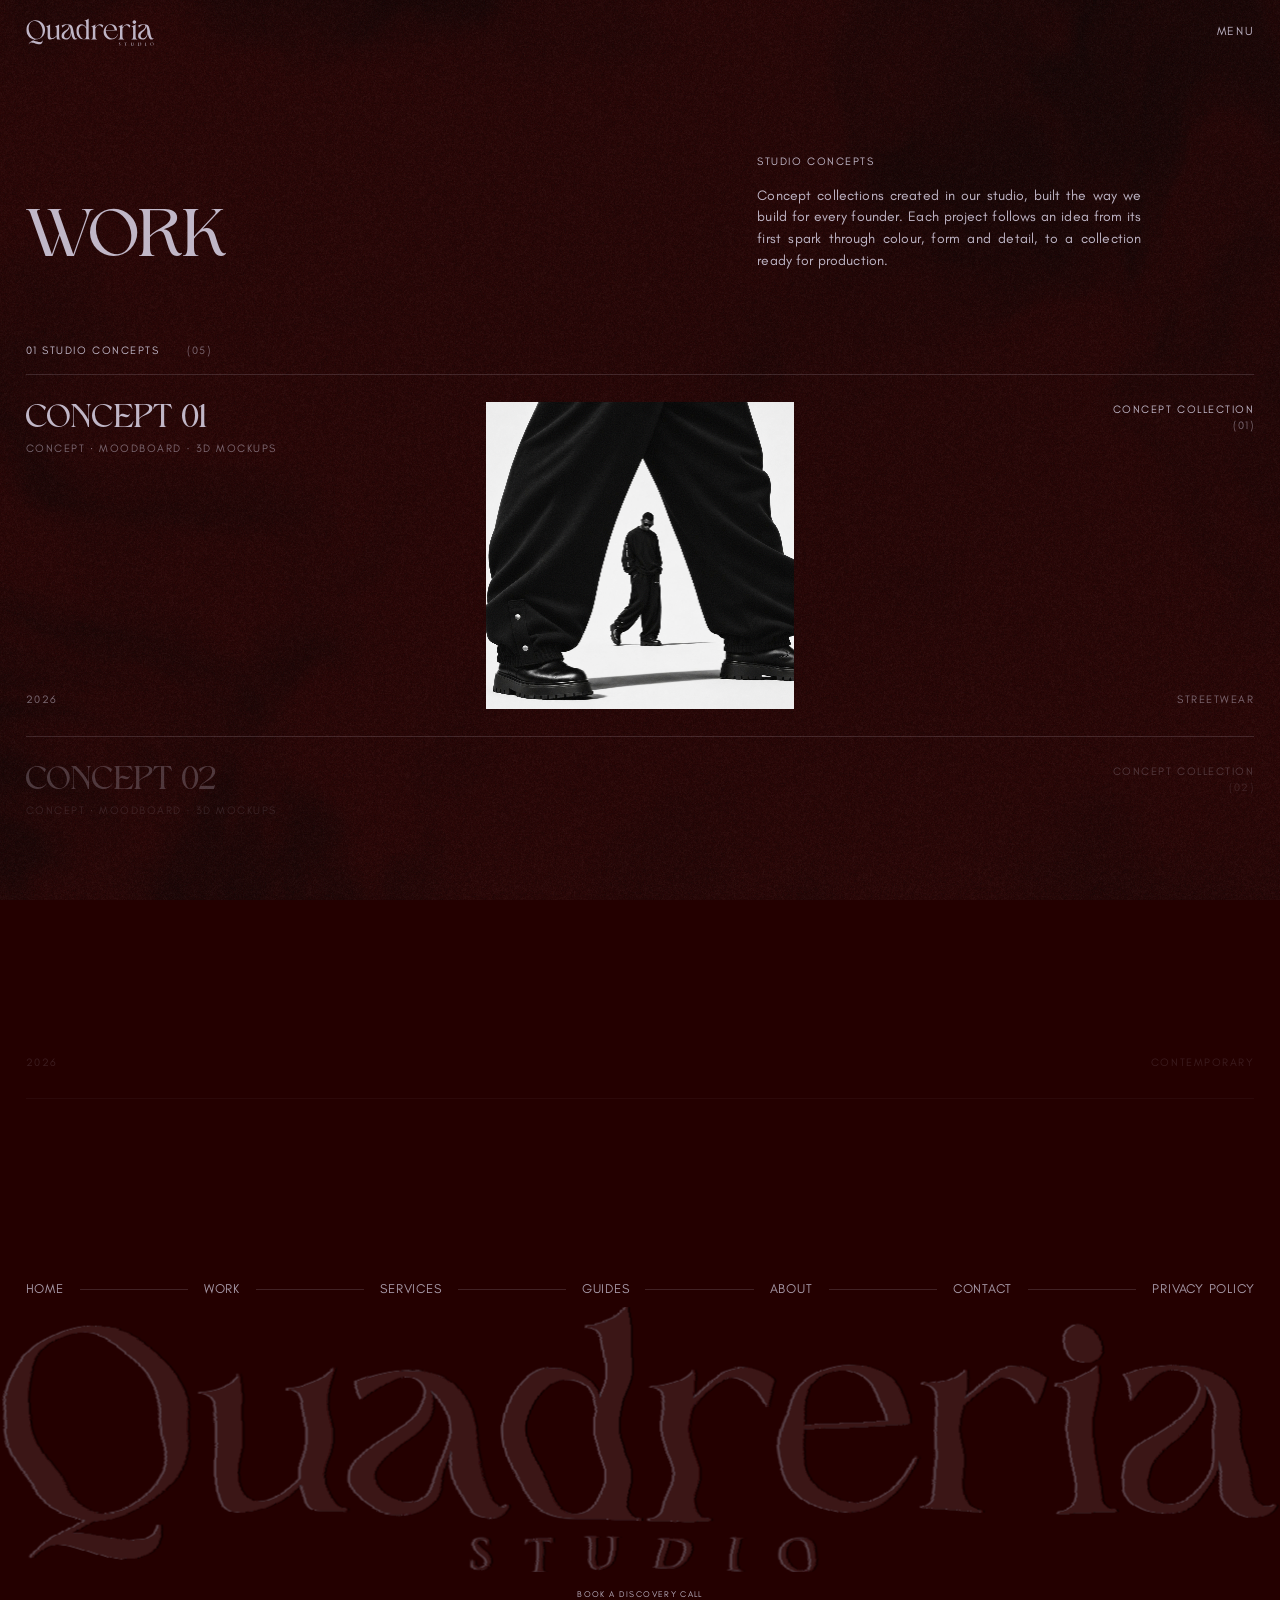
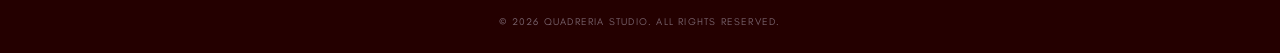
<file: work.html>
<!doctype html>
<html lang="en">
<head>
<meta charset="utf-8">
<meta name="viewport" content="width=device-width, initial-scale=1, viewport-fit=cover">
<title>Work — Quadreria Studio</title>
<meta name="description" content="Concept collections created in our studio, built the way we build for every founder.">
<meta name="theme-color" content="#240000">
<link rel="canonical" href="https://quadreria.studio/work.html">
<meta property="og:type" content="website">
<meta property="og:site_name" content="Quadreria Studio">
<meta property="og:title" content="Work — Quadreria Studio">
<meta property="og:description" content="Concept collections created in our studio, built the way we build for every founder.">
<meta property="og:url" content="https://quadreria.studio/work.html">
<meta property="og:image" content="https://quadreria.studio/assets/images/projects/project-01/highlight.jpg">
<meta name="twitter:card" content="summary_large_image">
<link rel="icon" href="assets/brand/favicon.svg" type="image/svg+xml">
<link rel="icon" href="assets/brand/favicon-64.png" type="image/png" sizes="64x64">
<link rel="apple-touch-icon" href="assets/brand/apple-touch-icon.png">
<link rel="preload" href="assets/fonts/higuen-serif.woff2" as="font" type="font/woff2" crossorigin>
<link rel="preload" href="assets/fonts/glacial-indifference-regular.woff2" as="font" type="font/woff2" crossorigin>
<link rel="stylesheet" href="assets/css/style.css">
</head>
<body class="page-work">
<canvas id="bg" aria-hidden="true"></canvas>
<div class="curtain" aria-hidden="true"></div>
<a class="sr-only" href="#main">Skip to content</a>

<header class="site-header">
  <a class="brand" href="index.html" aria-label="Quadreria Studio — home"><img src="assets/brand/logo-side-lilac.svg" alt="Quadreria Studio" width="150" height="32"></a>
  <button class="menu-toggle" aria-expanded="false" aria-controls="menu"><span>Menu</span><span>Close</span></button>
</header>

<nav class="menu" id="menu" aria-hidden="true" aria-label="Main">
  <ul class="menu__list">
      <!-- <li class="menu__item"><span class="menu__num">(01)</span><a class="menu__link is-current" href="index.html" data-name="Home"><span class="base">Home</span><span class="alt">home</span></a></li> -->
      <li class="menu__item"><span class="menu__num">(01)</span><a class="menu__link is-current" href="work.html" data-name="Work"><span class="base">Work</span><span class="alt">work</span></a></li>
      <li class="menu__item"><span class="menu__num">(02)</span><a class="menu__link" href="services.html" data-name="Services"><span class="base">Services</span><span class="alt">services</span></a></li>
      <li class="menu__item"><span class="menu__num">(03)</span><a class="menu__link" href="guides.html" data-name="Guides"><span class="base">Guides</span><span class="alt">guides</span></a></li>
      <li class="menu__item"><span class="menu__num">(04)</span><a class="menu__link" href="about.html" data-name="About"><span class="base">About</span><span class="alt">about</span></a></li>
      <li class="menu__item"><span class="menu__num">(05)</span><a class="menu__link" href="contact.html" data-name="Contact"><span class="base">Contact</span><span class="alt">contact</span></a></li>
  </ul>
  <div class="menu__preview">
    <div class="menu__frame">
        <!-- <img src="assets/images/menu/home.jpg" alt="" loading="lazy"> -->
        <img src="assets/images/menu/work.jpg" alt="" loading="lazy">
        <img src="assets/images/menu/services.jpg" alt="" loading="lazy">
        <img src="assets/images/menu/guides.jpg" alt="" loading="lazy">
        <img src="assets/images/menu/about.jpg" alt="" loading="lazy">
        <img src="assets/images/menu/contact.jpg" alt="" loading="lazy">
    </div>
    <div class="menu__caption label"><span class="menu__num-now">01 / 05</span><span class="menu__name-now">Work</span></div>
  </div>
  <div class="menu__foot label">
    <a class="nocase" href="mailto:hello@quadreria.studio">hello@quadreria.studio</a>
    <a href="https://www.instagram.com/quadreria.studio/" target="_blank" rel="noopener">(IG) quadreria.studio</a>
    <a href="https://topmate.io/ayushisingla/2372223?utm_source=public_profile&utm_campaign=ayushisingla" data-booking>Book a Discovery Call</a>
    <span>Local time (IST) <span data-clock></span></span>
  </div>
</nav>

<main id="main">

<section class="page-head">
  <h1 class="blur-in">Work</h1>
  <div class="page-head__side">
    <span class="label" data-reveal>Studio Concepts</span>
    <p data-reveal>Concept collections created in our studio, built the way we build for every founder. Each project follows an idea from its first spark through colour, form and detail, to a collection ready for production.</p>
  </div>
</section>
<section class="works" aria-label="Studio concepts">
  <div class="works__bar label"><span>01 Studio Concepts</span><span class="label--dim">(05)</span></div>
  <div class="works__body">
    <div class="works__media" aria-hidden="true"><div class="works__sticky" data-cursor="Open project"><div class="morph works__morph"></div></div></div>
    <div class="works__list"></div>
  </div>

</section>

</main>

<footer class="site-footer">
  <nav class="footer-nav" aria-label="Footer"><a href="index.html">Home</a><span class="r"></span><a href="work.html">Work</a><span class="r"></span><a href="services.html">Services</a><span class="r"></span><a href="guides.html">Guides</a><span class="r"></span><a href="about.html">About</a><span class="r"></span><a href="contact.html">Contact</a><span class="r"></span><a href="privacy-policy.html">Privacy Policy</a></nav>
  <svg class="footer-mark" viewBox="45 86 2795 578" aria-label="Quadreria Studio" role="img">
    <defs>
      <filter id="liquid" filterUnits="userSpaceOnUse" x="0" y="0" width="2880" height="810">
        <feTurbulence id="turb" type="fractalNoise" baseFrequency="0.0022 0.010" numOctaves="1" seed="4" result="noise"/>
        <feDisplacementMap id="disp" in="SourceGraphic" in2="noise" scale="150" xChannelSelector="R" yChannelSelector="G" result="warp"/>
        <!-- colour fringes on the edges: black one side, lilac the other -->
        <feFlood flood-color="#050000" result="tealC"/>
        <feComposite in="tealC" in2="warp" operator="in" result="teal"/>
        <feOffset id="offT" in="teal" dx="16" dy="2" result="tealO"/>
        <feFlood flood-color="#bfb5c6" flood-opacity="0.55" result="goldC"/>
        <feComposite in="goldC" in2="warp" operator="in" result="gold"/>
        <feOffset id="offG" in="gold" dx="-16" dy="-2" result="goldO"/>
        <feComponentTransfer id="fringeFade" in="tealO" result="tealF"><feFuncA type="linear" slope="1"/></feComponentTransfer>
        <feComponentTransfer id="fringeFade2" in="goldO" result="goldF"><feFuncA type="linear" slope="1"/></feComponentTransfer>
        <feMerge><feMergeNode in="goldF"/><feMergeNode in="tealF"/><feMergeNode in="warp"/></feMerge>
      </filter>
<g/><clipPath id="e8bc8dba9f"><rect x="0" width="2803" y="0" height="602"/></clipPath><clipPath id="1dfb3f0198"><path d="M 9 0.28125 L 49 0.28125 L 49 73 L 9 73 Z M 9 0.28125 " clip-rule="nonzero"/></clipPath><clipPath id="8f8f2062d3"><path d="M 130 0.28125 L 193 0.28125 L 193 72 L 130 72 Z M 130 0.28125 " clip-rule="nonzero"/></clipPath><clipPath id="2710d118dd"><path d="M 697 0.28125 L 773 0.28125 L 773 73 L 697 73 Z M 697 0.28125 " clip-rule="nonzero"/></clipPath><clipPath id="4fb71b73e6"><rect x="0" width="853" y="0" height="95"/></clipPath>
    </defs>
    <g filter="url(#liquid)"><g transform="matrix(1, 0, 0, 1, 47, 92)"><g clip-path="url(#e8bc8dba9f)"><g fill="var(--mark)" fill-opacity="1"><g transform="translate(2.786605, 449.956348)"><g><path d="M 204.6875 -409.359375 C 176.351562 -409.359375 149.816406 -404.070312 125.078125 -393.5 C 100.347656 -382.925781 78.601562 -368.265625 59.84375 -349.515625 C 41.09375 -330.765625 26.429688 -309.019531 15.859375 -284.28125 C 5.285156 -259.539062 0 -233.007812 0 -204.6875 C 0 -178.351562 4.6875 -153.414062 14.0625 -129.875 C 23.4375 -106.332031 36.398438 -85.382812 52.953125 -67.03125 C 69.515625 -48.675781 88.96875 -33.8125 111.3125 -22.4375 C 133.65625 -11.070312 157.597656 -3.992188 183.140625 -1.203125 L 101.140625 42.5 C 90.765625 48.082031 81.785156 54.5625 74.203125 61.9375 C 66.628906 69.320312 59.847656 78.398438 53.859375 89.171875 L 58.046875 92.171875 C 67.222656 79.003906 76.597656 70.222656 86.171875 65.828125 C 95.753906 61.441406 106.226562 59.847656 117.59375 61.046875 C 128.96875 62.242188 141.4375 64.835938 155 68.828125 C 168.164062 72.816406 181.132812 77.300781 193.90625 82.28125 C 206.675781 87.269531 220.140625 91.460938 234.296875 94.859375 C 248.460938 98.253906 263.925781 99.953125 280.6875 99.953125 C 293.851562 99.953125 306.421875 97.253906 318.390625 91.859375 C 330.359375 86.472656 339.929688 77.695312 347.109375 65.53125 C 354.296875 53.363281 356.894531 37.304688 354.90625 17.359375 L 349.515625 17.359375 C 347.117188 31.316406 341.53125 40.890625 332.75 46.078125 C 323.976562 51.265625 313.90625 53.859375 302.53125 53.859375 C 291.164062 53.859375 279.894531 52.863281 268.71875 50.875 C 248.375 47.28125 227.828125 42.789062 207.078125 37.40625 C 186.328125 32.019531 165.578125 29.925781 144.828125 31.125 L 204.078125 0 L 204.6875 0 C 233.007812 0 259.539062 -5.285156 284.28125 -15.859375 C 309.019531 -26.429688 330.765625 -41.09375 349.515625 -59.84375 C 368.265625 -78.601562 382.925781 -100.347656 393.5 -125.078125 C 404.070312 -149.816406 409.359375 -176.351562 409.359375 -204.6875 C 409.359375 -233.007812 404.070312 -259.539062 393.5 -284.28125 C 382.925781 -309.019531 368.265625 -330.765625 349.515625 -349.515625 C 330.765625 -368.265625 309.019531 -382.925781 284.28125 -393.5 C 259.539062 -404.070312 233.007812 -409.359375 204.6875 -409.359375 Z M 138.84375 -386.625 C 158 -393.800781 177.550781 -395.691406 197.5 -392.296875 C 217.445312 -388.910156 236.796875 -381.132812 255.546875 -368.96875 C 274.304688 -356.800781 291.265625 -340.941406 306.421875 -321.390625 C 321.585938 -301.835938 333.757812 -279.492188 342.9375 -254.359375 C 352.113281 -229.222656 357.097656 -204.382812 357.890625 -179.84375 C 358.691406 -155.300781 355.695312 -132.359375 348.90625 -111.015625 C 342.125 -89.671875 332.148438 -71.21875 318.984375 -55.65625 C 305.816406 -40.09375 289.660156 -28.921875 270.515625 -22.140625 C 251.359375 -15.359375 231.707031 -13.660156 211.5625 -17.046875 C 191.414062 -20.441406 172.066406 -28.222656 153.515625 -40.390625 C 134.960938 -52.566406 118.101562 -68.328125 102.9375 -87.671875 C 87.78125 -107.023438 75.613281 -129.269531 66.4375 -154.40625 C 57.257812 -179.539062 52.269531 -204.476562 51.46875 -229.21875 C 50.664062 -253.957031 53.554688 -276.898438 60.140625 -298.046875 C 66.722656 -319.191406 76.695312 -337.546875 90.0625 -353.109375 C 103.4375 -368.671875 119.695312 -379.84375 138.84375 -386.625 Z M 138.84375 -386.625 "/></g></g></g><g fill="var(--mark)" fill-opacity="1"><g transform="translate(430.699465, 449.956348)"><g><path d="M 38.296875 -200.5 C 38.296875 -232.414062 35.101562 -253.859375 28.71875 -264.828125 C 22.34375 -275.796875 12.769531 -280.882812 0 -280.09375 L 0 -285.484375 C 17.550781 -285.484375 35.304688 -289.171875 53.265625 -296.546875 C 71.222656 -303.929688 84.191406 -313.410156 92.171875 -324.984375 L 92.171875 -81.390625 C 92.171875 -63.441406 96.160156 -50.472656 104.140625 -42.484375 C 112.117188 -34.503906 122.09375 -30.316406 134.0625 -29.921875 C 146.03125 -29.921875 158.097656 -32.8125 170.265625 -38.59375 C 182.429688 -44.382812 194.203125 -51.46875 205.578125 -59.84375 C 216.953125 -68.226562 227.023438 -76.207031 235.796875 -83.78125 L 235.796875 -200.5 C 235.796875 -232.414062 232.601562 -253.859375 226.21875 -264.828125 C 219.84375 -275.796875 210.269531 -280.882812 197.5 -280.09375 L 197.5 -285.484375 C 215.050781 -285.484375 232.703125 -289.171875 250.453125 -296.546875 C 268.210938 -303.929688 281.082031 -313.410156 289.0625 -324.984375 L 289.671875 -77.796875 C 290.066406 -48.671875 293.457031 -29.21875 299.84375 -19.4375 C 306.226562 -9.664062 315.601562 -4.984375 327.96875 -5.390625 L 327.96875 0 L 269.921875 0 C 256.347656 0 247.265625 -3.789062 242.671875 -11.375 C 238.085938 -18.957031 235.796875 -28.734375 235.796875 -40.703125 L 235.796875 -68.828125 C 223.429688 -57.253906 209.269531 -46.179688 193.3125 -35.609375 C 177.351562 -25.035156 161.09375 -16.457031 144.53125 -9.875 C 127.976562 -3.289062 112.316406 0 97.546875 0 C 76.003906 0 60.742188 -6.679688 51.765625 -20.046875 C 42.785156 -33.410156 38.296875 -49.867188 38.296875 -69.421875 Z M 38.296875 -200.5 "/></g></g></g><g fill="var(--mark)" fill-opacity="1"><g transform="translate(774.22666, 449.956348)"><g><path d="M 340.53125 -24.53125 C 336.144531 -15.757812 330.0625 -9.476562 322.28125 -5.6875 C 314.5 -1.894531 306.222656 0 297.453125 0 C 277.898438 0 263.132812 -5.882812 253.15625 -17.65625 C 243.1875 -29.425781 235.207031 -43.289062 229.21875 -59.25 C 225.226562 -70.820312 221.632812 -83.390625 218.4375 -96.953125 C 215.25 -110.515625 212.457031 -124.28125 210.0625 -138.25 C 208.46875 -114.707031 203.476562 -92.363281 195.09375 -71.21875 C 186.71875 -50.070312 174.050781 -32.914062 157.09375 -19.75 C 140.144531 -6.582031 117.503906 0 89.171875 0 C 63.234375 0 41.488281 -7.179688 23.9375 -21.546875 C 6.382812 -35.910156 -1.59375 -57.054688 0 -84.984375 C 1.195312 -102.941406 5.984375 -118.300781 14.359375 -131.0625 C 22.742188 -143.832031 33.21875 -155.101562 45.78125 -164.875 C 58.351562 -174.65625 71.421875 -183.734375 84.984375 -192.109375 C 98.546875 -200.492188 111.015625 -209.273438 122.390625 -218.453125 C 133.765625 -227.628906 142.441406 -238.203125 148.421875 -250.171875 C 157.203125 -266.921875 159.394531 -280.679688 155 -291.453125 C 150.613281 -302.234375 142.335938 -309.117188 130.171875 -312.109375 C 118.003906 -315.097656 104.335938 -313.203125 89.171875 -306.421875 C 75.210938 -300.035156 61.847656 -290.957031 49.078125 -279.1875 C 36.304688 -267.414062 26.53125 -256.941406 19.75 -247.765625 L 0.59375 -298.046875 C 18.15625 -306.421875 37.804688 -313.003906 59.546875 -317.796875 C 81.296875 -322.585938 103.738281 -324.984375 126.875 -324.984375 C 156.40625 -324.984375 179.347656 -320.890625 195.703125 -312.703125 C 212.066406 -304.523438 224.4375 -291.859375 232.8125 -274.703125 C 241.1875 -257.546875 247.96875 -235.800781 253.15625 -209.46875 C 257.539062 -189.125 261.53125 -168.375 265.125 -147.21875 C 268.71875 -126.070312 273.007812 -106.222656 278 -87.671875 C 282.988281 -69.117188 289.671875 -53.460938 298.046875 -40.703125 C 301.640625 -35.109375 307.125 -30.117188 314.5 -25.734375 C 321.882812 -21.347656 329.164062 -22.144531 336.34375 -28.125 Z M 194.5 -226.234375 C 191.707031 -237.003906 188.316406 -247.375 184.328125 -257.34375 C 180.335938 -267.320312 175.351562 -276.101562 169.375 -283.6875 C 171.769531 -273.707031 171.867188 -263.226562 169.671875 -252.25 C 167.472656 -241.28125 163.984375 -231.609375 159.203125 -223.234375 C 152.816406 -211.660156 144.535156 -201.285156 134.359375 -192.109375 C 124.179688 -182.929688 113.707031 -173.953125 102.9375 -165.171875 C 92.164062 -156.398438 82.488281 -146.726562 73.90625 -136.15625 C 65.332031 -125.582031 59.445312 -113.113281 56.25 -98.75 C 53.457031 -83.988281 54.753906 -69.921875 60.140625 -56.546875 C 65.535156 -43.179688 76.8125 -34.304688 93.96875 -29.921875 C 108.726562 -26.328125 122.488281 -27.320312 135.25 -32.90625 C 148.019531 -38.5 158.992188 -46.78125 168.171875 -57.75 C 177.347656 -68.726562 184.128906 -80.398438 188.515625 -92.765625 C 195.304688 -112.316406 199.195312 -134.5625 200.1875 -159.5 C 201.1875 -184.4375 199.289062 -206.679688 194.5 -226.234375 Z M 194.5 -226.234375 "/></g></g></g><g fill="var(--mark)" fill-opacity="1"><g transform="translate(1095.610151, 449.956348)"><g><path d="M 271.109375 -84.390625 C 271.109375 -52.867188 274.300781 -31.71875 280.6875 -20.9375 C 287.070312 -10.164062 296.648438 -4.984375 309.421875 -5.390625 L 309.421875 0 L 175.359375 0 C 138.253906 0 106.632812 -8.175781 80.5 -24.53125 C 54.363281 -40.894531 34.410156 -63.238281 20.640625 -91.5625 C 6.878906 -119.894531 0 -152.015625 0 -187.921875 C 0 -210.265625 4.085938 -231.910156 12.265625 -252.859375 C 20.441406 -273.804688 32.8125 -291.0625 49.375 -304.625 C 65.9375 -318.195312 86.582031 -324.984375 111.3125 -324.984375 C 134.851562 -324.984375 155.601562 -318.097656 173.5625 -304.328125 C 191.519531 -290.566406 206.082031 -274.109375 217.25 -254.953125 L 217.25 -324.984375 C 217.25 -356.898438 214.054688 -378.242188 207.671875 -389.015625 C 201.285156 -399.785156 191.710938 -404.773438 178.953125 -403.984375 L 178.953125 -409.359375 C 196.503906 -409.359375 214.253906 -413.046875 232.203125 -420.421875 C 250.160156 -427.804688 263.128906 -437.285156 271.109375 -448.859375 Z M 217.25 -84.390625 L 217.25 -231.015625 C 204.082031 -259.335938 188.320312 -278.585938 169.96875 -288.765625 C 151.613281 -298.941406 133.757812 -301.535156 116.40625 -296.546875 C 99.050781 -291.554688 84.585938 -280.484375 73.015625 -263.328125 C 64.640625 -250.566406 59.050781 -236.003906 56.25 -219.640625 C 53.457031 -203.285156 52.957031 -186.328125 54.75 -168.765625 C 56.550781 -151.210938 60.046875 -134.359375 65.234375 -118.203125 C 70.421875 -102.046875 76.601562 -87.582031 83.78125 -74.8125 C 94.5625 -56.457031 108.226562 -41.191406 124.78125 -29.015625 C 141.34375 -16.847656 157.003906 -10.765625 171.765625 -10.765625 C 186.523438 -10.765625 197.796875 -16.453125 205.578125 -27.828125 C 213.359375 -39.203125 217.25 -58.054688 217.25 -84.390625 Z M 217.25 -84.390625 "/></g></g></g><g fill="var(--mark)" fill-opacity="1"><g transform="translate(1419.986103, 449.956348)"><g><path d="M 92.171875 -84.390625 C 92.171875 -52.867188 95.359375 -31.71875 101.734375 -20.9375 C 108.117188 -10.164062 117.695312 -4.984375 130.46875 -5.390625 L 130.46875 0 L 0 0 L 0 -5.390625 C 12.769531 -4.984375 22.34375 -10.164062 28.71875 -20.9375 C 35.101562 -31.71875 38.296875 -52.867188 38.296875 -84.390625 L 38.296875 -200.5 C 38.296875 -232.414062 35.101562 -253.859375 28.71875 -264.828125 C 22.34375 -275.796875 12.769531 -280.882812 0 -280.09375 L 0 -285.484375 C 17.550781 -285.484375 35.304688 -289.171875 53.265625 -296.546875 C 71.222656 -303.929688 84.191406 -313.410156 92.171875 -324.984375 L 92.171875 -253.75 C 100.546875 -265.726562 110.117188 -277.203125 120.890625 -288.171875 C 131.660156 -299.140625 143.628906 -308.015625 156.796875 -314.796875 C 169.960938 -321.585938 184.128906 -324.984375 199.296875 -324.984375 C 211.660156 -324.984375 223.628906 -322.488281 235.203125 -317.5 C 246.773438 -312.507812 257.148438 -306.023438 266.328125 -298.046875 L 247.171875 -247.765625 C 241.191406 -256.941406 234.207031 -266.019531 226.21875 -275 C 218.238281 -283.976562 209.660156 -291.160156 200.484375 -296.546875 C 191.316406 -301.929688 181.546875 -304.425781 171.171875 -304.03125 C 160.796875 -303.632812 150.019531 -298.847656 138.84375 -289.671875 C 129.269531 -282.085938 120.492188 -273.109375 112.515625 -262.734375 C 104.535156 -252.359375 97.753906 -242.78125 92.171875 -234 Z M 92.171875 -84.390625 "/></g></g></g><g fill="var(--mark)" fill-opacity="1"><g transform="translate(1684.514012, 449.956348)"><g><path d="M 170.5625 -324.984375 C 198.5 -324.984375 222.34375 -318.398438 242.09375 -305.234375 C 261.84375 -292.066406 277.003906 -275.304688 287.578125 -254.953125 C 298.148438 -234.609375 303.234375 -213.660156 302.828125 -192.109375 C 262.128906 -192.109375 221.03125 -192.109375 179.53125 -192.109375 C 138.039062 -192.109375 96.945312 -192.109375 56.25 -192.109375 C 56.65625 -184.929688 57.253906 -177.75 58.046875 -170.5625 C 58.847656 -163.382812 60.046875 -156.003906 61.640625 -148.421875 C 67.222656 -125.679688 76.695312 -104.335938 90.0625 -84.390625 C 103.4375 -64.441406 120.296875 -48.78125 140.640625 -37.40625 C 160.992188 -26.03125 183.9375 -21.738281 209.46875 -24.53125 C 233.40625 -27.332031 255.847656 -37.207031 276.796875 -54.15625 C 297.742188 -71.113281 313.207031 -94.15625 323.1875 -123.28125 L 328.5625 -123.28125 C 322.582031 -99.75 312.007812 -78.703125 296.84375 -60.140625 C 281.6875 -41.585938 263.234375 -26.925781 241.484375 -16.15625 C 219.742188 -5.382812 196.101562 0 170.5625 0 C 148.21875 0 127.269531 -4.1875 107.71875 -12.5625 C 88.175781 -20.945312 70.921875 -32.519531 55.953125 -47.28125 C 40.992188 -62.039062 29.320312 -79.296875 20.9375 -99.046875 C 12.5625 -118.796875 8.375 -139.84375 8.375 -162.1875 C 8.375 -184.53125 12.5625 -205.578125 20.9375 -225.328125 C 29.320312 -245.078125 40.992188 -262.429688 55.953125 -277.390625 C 70.921875 -292.359375 88.175781 -304.03125 107.71875 -312.40625 C 127.269531 -320.789062 148.21875 -324.984375 170.5625 -324.984375 Z M 248.96875 -202.890625 C 246.175781 -230.015625 237.894531 -252.253906 224.125 -269.609375 C 210.363281 -286.972656 194.109375 -298.84375 175.359375 -305.21875 C 156.609375 -311.601562 138.253906 -311.609375 120.296875 -305.234375 C 101.546875 -298.847656 86.582031 -286.273438 75.40625 -267.515625 C 64.238281 -248.765625 58.054688 -227.222656 56.859375 -202.890625 Z M 248.96875 -202.890625 "/></g></g></g><g fill="var(--mark)" fill-opacity="1"><g transform="translate(2013.079174, 449.956348)"><g><path d="M 92.171875 -84.390625 C 92.171875 -52.867188 95.359375 -31.71875 101.734375 -20.9375 C 108.117188 -10.164062 117.695312 -4.984375 130.46875 -5.390625 L 130.46875 0 L 0 0 L 0 -5.390625 C 12.769531 -4.984375 22.34375 -10.164062 28.71875 -20.9375 C 35.101562 -31.71875 38.296875 -52.867188 38.296875 -84.390625 L 38.296875 -200.5 C 38.296875 -232.414062 35.101562 -253.859375 28.71875 -264.828125 C 22.34375 -275.796875 12.769531 -280.882812 0 -280.09375 L 0 -285.484375 C 17.550781 -285.484375 35.304688 -289.171875 53.265625 -296.546875 C 71.222656 -303.929688 84.191406 -313.410156 92.171875 -324.984375 L 92.171875 -253.75 C 100.546875 -265.726562 110.117188 -277.203125 120.890625 -288.171875 C 131.660156 -299.140625 143.628906 -308.015625 156.796875 -314.796875 C 169.960938 -321.585938 184.128906 -324.984375 199.296875 -324.984375 C 211.660156 -324.984375 223.628906 -322.488281 235.203125 -317.5 C 246.773438 -312.507812 257.148438 -306.023438 266.328125 -298.046875 L 247.171875 -247.765625 C 241.191406 -256.941406 234.207031 -266.019531 226.21875 -275 C 218.238281 -283.976562 209.660156 -291.160156 200.484375 -296.546875 C 191.316406 -301.929688 181.546875 -304.425781 171.171875 -304.03125 C 160.796875 -303.632812 150.019531 -298.847656 138.84375 -289.671875 C 129.269531 -282.085938 120.492188 -273.109375 112.515625 -262.734375 C 104.535156 -252.359375 97.753906 -242.78125 92.171875 -234 Z M 92.171875 -84.390625 "/></g></g></g><g fill="var(--mark)" fill-opacity="1"><g transform="translate(2300.349552, 449.956348)"><g><path d="M 92.171875 -84.390625 C 92.171875 -52.867188 95.359375 -31.71875 101.734375 -20.9375 C 108.117188 -10.164062 117.695312 -4.984375 130.46875 -5.390625 L 130.46875 0 L 0 0 L 0 -5.390625 C 12.769531 -4.984375 22.34375 -10.164062 28.71875 -20.9375 C 35.101562 -31.71875 38.296875 -52.867188 38.296875 -84.390625 L 38.296875 -200.5 C 38.296875 -232.414062 35.101562 -253.859375 28.71875 -264.828125 C 22.34375 -275.796875 12.769531 -280.882812 0 -280.09375 L 0 -285.484375 C 17.550781 -285.484375 35.304688 -289.171875 53.265625 -296.546875 C 71.222656 -303.929688 84.191406 -313.410156 92.171875 -324.984375 Z M 65.234375 -409.359375 C 76.003906 -409.359375 85.28125 -405.566406 93.0625 -397.984375 C 100.84375 -390.410156 104.734375 -381.238281 104.734375 -370.46875 C 104.734375 -359.289062 100.84375 -349.910156 93.0625 -342.328125 C 85.28125 -334.753906 76.003906 -330.96875 65.234375 -330.96875 C 54.460938 -330.96875 45.1875 -334.753906 37.40625 -342.328125 C 29.625 -349.910156 25.734375 -359.289062 25.734375 -370.46875 C 25.734375 -381.238281 29.625 -390.410156 37.40625 -397.984375 C 45.1875 -405.566406 54.460938 -409.359375 65.234375 -409.359375 Z M 65.234375 -409.359375 "/></g></g></g><g fill="var(--mark)" fill-opacity="1"><g transform="translate(2448.173843, 449.956348)"><g><path d="M 340.53125 -24.53125 C 336.144531 -15.757812 330.0625 -9.476562 322.28125 -5.6875 C 314.5 -1.894531 306.222656 0 297.453125 0 C 277.898438 0 263.132812 -5.882812 253.15625 -17.65625 C 243.1875 -29.425781 235.207031 -43.289062 229.21875 -59.25 C 225.226562 -70.820312 221.632812 -83.390625 218.4375 -96.953125 C 215.25 -110.515625 212.457031 -124.28125 210.0625 -138.25 C 208.46875 -114.707031 203.476562 -92.363281 195.09375 -71.21875 C 186.71875 -50.070312 174.050781 -32.914062 157.09375 -19.75 C 140.144531 -6.582031 117.503906 0 89.171875 0 C 63.234375 0 41.488281 -7.179688 23.9375 -21.546875 C 6.382812 -35.910156 -1.59375 -57.054688 0 -84.984375 C 1.195312 -102.941406 5.984375 -118.300781 14.359375 -131.0625 C 22.742188 -143.832031 33.21875 -155.101562 45.78125 -164.875 C 58.351562 -174.65625 71.421875 -183.734375 84.984375 -192.109375 C 98.546875 -200.492188 111.015625 -209.273438 122.390625 -218.453125 C 133.765625 -227.628906 142.441406 -238.203125 148.421875 -250.171875 C 157.203125 -266.921875 159.394531 -280.679688 155 -291.453125 C 150.613281 -302.234375 142.335938 -309.117188 130.171875 -312.109375 C 118.003906 -315.097656 104.335938 -313.203125 89.171875 -306.421875 C 75.210938 -300.035156 61.847656 -290.957031 49.078125 -279.1875 C 36.304688 -267.414062 26.53125 -256.941406 19.75 -247.765625 L 0.59375 -298.046875 C 18.15625 -306.421875 37.804688 -313.003906 59.546875 -317.796875 C 81.296875 -322.585938 103.738281 -324.984375 126.875 -324.984375 C 156.40625 -324.984375 179.347656 -320.890625 195.703125 -312.703125 C 212.066406 -304.523438 224.4375 -291.859375 232.8125 -274.703125 C 241.1875 -257.546875 247.96875 -235.800781 253.15625 -209.46875 C 257.539062 -189.125 261.53125 -168.375 265.125 -147.21875 C 268.71875 -126.070312 273.007812 -106.222656 278 -87.671875 C 282.988281 -69.117188 289.671875 -53.460938 298.046875 -40.703125 C 301.640625 -35.109375 307.125 -30.117188 314.5 -25.734375 C 321.882812 -21.347656 329.164062 -22.144531 336.34375 -28.125 Z M 194.5 -226.234375 C 191.707031 -237.003906 188.316406 -247.375 184.328125 -257.34375 C 180.335938 -267.320312 175.351562 -276.101562 169.375 -283.6875 C 171.769531 -273.707031 171.867188 -263.226562 169.671875 -252.25 C 167.472656 -241.28125 163.984375 -231.609375 159.203125 -223.234375 C 152.816406 -211.660156 144.535156 -201.285156 134.359375 -192.109375 C 124.179688 -182.929688 113.707031 -173.953125 102.9375 -165.171875 C 92.164062 -156.398438 82.488281 -146.726562 73.90625 -136.15625 C 65.332031 -125.582031 59.445312 -113.113281 56.25 -98.75 C 53.457031 -83.988281 54.753906 -69.921875 60.140625 -56.546875 C 65.535156 -43.179688 76.8125 -34.304688 93.96875 -29.921875 C 108.726562 -26.328125 122.488281 -27.320312 135.25 -32.90625 C 148.019531 -38.5 158.992188 -46.78125 168.171875 -57.75 C 177.347656 -68.726562 184.128906 -80.398438 188.515625 -92.765625 C 195.304688 -112.316406 199.195312 -134.5625 200.1875 -159.5 C 201.1875 -184.4375 199.289062 -206.679688 194.5 -226.234375 Z M 194.5 -226.234375 "/></g></g></g></g></g><g transform="matrix(1, 0, 0, 1, 1060, 587)"><g clip-path="url(#4fb71b73e6)"><g clip-path="url(#1dfb3f0198)"><g fill="var(--mark)" fill-opacity="1"><g transform="translate(1.693761, 71.19447)"><g><path d="M 23.4375 1.5625 C 20.800781 1.5625 18.394531 1.375 16.21875 1 C 14.050781 0.632812 11.984375 0.0234375 10.015625 -0.828125 C 9.285156 -1.128906 8.8125 -1.476562 8.59375 -1.875 C 8.382812 -2.28125 8.28125 -2.972656 8.28125 -3.953125 C 8.28125 -6.460938 8.335938 -8.910156 8.453125 -11.296875 C 8.578125 -13.691406 8.671875 -15.257812 8.734375 -16 C 8.796875 -16.675781 8.898438 -17.242188 9.046875 -17.703125 C 9.203125 -18.160156 9.46875 -18.390625 9.84375 -18.390625 C 10.269531 -18.390625 10.523438 -18.21875 10.609375 -17.875 C 10.703125 -17.539062 10.75 -17.191406 10.75 -16.828125 C 10.75 -16.210938 10.828125 -15.472656 10.984375 -14.609375 C 11.140625 -13.753906 11.335938 -12.929688 11.578125 -12.140625 C 12.617188 -8.765625 14.363281 -6.367188 16.8125 -4.953125 C 19.269531 -3.546875 21.910156 -2.84375 24.734375 -2.84375 C 27.492188 -2.84375 29.789062 -3.378906 31.625 -4.453125 C 33.46875 -5.523438 34.832031 -6.875 35.71875 -8.5 C 36.601562 -10.125 37.046875 -11.734375 37.046875 -13.328125 C 37.046875 -14.859375 36.832031 -16.359375 36.40625 -17.828125 C 35.976562 -19.304688 35.117188 -20.882812 33.828125 -22.5625 C 32.546875 -24.25 30.617188 -26.078125 28.046875 -28.046875 L 23.8125 -31.34375 C 18.78125 -35.332031 15.253906 -39.023438 13.234375 -42.421875 C 11.210938 -45.828125 10.203125 -49.398438 10.203125 -53.140625 C 10.203125 -56.515625 11.085938 -59.503906 12.859375 -62.109375 C 14.640625 -64.710938 17.125 -66.765625 20.3125 -68.265625 C 23.5 -69.765625 27.207031 -70.515625 31.4375 -70.515625 C 34.445312 -70.515625 36.945312 -70.328125 38.9375 -69.953125 C 40.925781 -69.585938 42.503906 -69.253906 43.671875 -68.953125 C 44.523438 -68.765625 44.953125 -68.394531 44.953125 -67.84375 C 44.953125 -67.238281 44.890625 -66.148438 44.765625 -64.578125 C 44.648438 -63.015625 44.59375 -60.425781 44.59375 -56.8125 C 44.59375 -54.976562 44.253906 -54.0625 43.578125 -54.0625 C 42.960938 -54.0625 42.65625 -54.613281 42.65625 -55.71875 C 42.65625 -56.144531 42.5 -56.96875 42.1875 -58.1875 C 41.882812 -59.414062 41.242188 -60.613281 40.265625 -61.78125 C 39.585938 -62.632812 38.5 -63.597656 37 -64.671875 C 35.5 -65.742188 33.25 -66.28125 30.25 -66.28125 C 26.875 -66.28125 24.207031 -65.390625 22.25 -63.609375 C 20.289062 -61.835938 19.3125 -59.570312 19.3125 -56.8125 C 19.3125 -54.726562 19.984375 -52.722656 21.328125 -50.796875 C 22.679688 -48.867188 25.253906 -46.460938 29.046875 -43.578125 L 31.625 -41.640625 C 35.363281 -38.890625 38.320312 -36.269531 40.5 -33.78125 C 42.675781 -31.300781 44.253906 -28.816406 45.234375 -26.328125 C 46.210938 -23.847656 46.703125 -21.140625 46.703125 -18.203125 C 46.703125 -15.566406 46.085938 -12.773438 44.859375 -9.828125 C 43.640625 -6.890625 41.375 -4.347656 38.0625 -2.203125 C 35.789062 -0.734375 33.398438 0.257812 30.890625 0.78125 C 28.378906 1.300781 25.894531 1.5625 23.4375 1.5625 Z M 23.4375 1.5625 "/></g></g></g></g><g clip-path="url(#8f8f2062d3)"><g fill="var(--mark)" fill-opacity="1"><g transform="translate(128.756563, 71.19447)"><g><path d="M 27.3125 -26.390625 L 27.3125 -64.078125 L 13.609375 -63.71875 C 10.972656 -63.65625 8.992188 -63.453125 7.671875 -63.109375 C 6.359375 -62.773438 5.363281 -62.085938 4.6875 -61.046875 C 4.257812 -60.367188 3.921875 -59.753906 3.671875 -59.203125 C 3.429688 -58.648438 3.25 -58.191406 3.125 -57.828125 C 2.9375 -57.085938 2.597656 -56.71875 2.109375 -56.71875 C 1.554688 -56.71875 1.28125 -57.210938 1.28125 -58.203125 C 1.28125 -58.566406 1.375 -59.269531 1.5625 -60.3125 C 1.75 -61.351562 1.960938 -62.5 2.203125 -63.75 C 2.453125 -65.007812 2.664062 -66.113281 2.84375 -67.0625 C 3.03125 -68.019531 3.15625 -68.585938 3.21875 -68.765625 C 3.457031 -69.929688 3.828125 -70.515625 4.328125 -70.515625 C 4.691406 -70.515625 5.148438 -70.359375 5.703125 -70.046875 C 6.253906 -69.742188 7.113281 -69.53125 8.28125 -69.40625 C 9.625 -69.289062 11.109375 -69.1875 12.734375 -69.09375 C 14.359375 -69 15.9375 -68.953125 17.46875 -68.953125 L 53.875 -68.953125 C 55.34375 -68.953125 56.597656 -69.015625 57.640625 -69.140625 C 58.679688 -69.265625 59.539062 -69.351562 60.21875 -69.40625 C 60.894531 -69.53125 61.429688 -69.640625 61.828125 -69.734375 C 62.222656 -69.828125 62.515625 -69.875 62.703125 -69.875 C 63.191406 -69.875 63.4375 -69.226562 63.4375 -67.9375 C 63.4375 -67.320312 63.40625 -66.3125 63.34375 -64.90625 C 63.28125 -63.5 63.234375 -62.070312 63.203125 -60.625 C 63.171875 -59.1875 63.15625 -58.070312 63.15625 -57.28125 C 63.039062 -56.300781 62.765625 -55.8125 62.328125 -55.8125 C 61.722656 -55.8125 61.390625 -56.421875 61.328125 -57.640625 L 61.234375 -58.65625 C 61.171875 -59.882812 60.375 -61.035156 58.84375 -62.109375 C 57.3125 -63.179688 54.488281 -63.742188 50.375 -63.796875 L 38.796875 -64.078125 L 38.796875 -26.390625 C 38.796875 -22.160156 38.8125 -18.3125 38.84375 -14.84375 C 38.875 -11.382812 39.007812 -8.675781 39.25 -6.71875 C 39.375 -5.425781 39.664062 -4.316406 40.125 -3.390625 C 40.582031 -2.472656 41.488281 -1.925781 42.84375 -1.75 C 43.519531 -1.6875 44.300781 -1.609375 45.1875 -1.515625 C 46.070312 -1.421875 46.851562 -1.375 47.53125 -1.375 C 48.507812 -1.375 49 -1.128906 49 -0.640625 C 49 -0.0234375 48.414062 0.28125 47.25 0.28125 C 44.25 0.28125 41.414062 0.234375 38.75 0.140625 C 36.082031 0.046875 34.109375 0 32.828125 0 C 32.148438 0 31.117188 0.015625 29.734375 0.046875 C 28.359375 0.078125 26.90625 0.125 25.375 0.1875 C 23.84375 0.25 22.460938 0.28125 21.234375 0.28125 C 20.015625 0.28125 19.40625 -0.0234375 19.40625 -0.640625 C 19.40625 -1.128906 19.894531 -1.375 20.875 -1.375 C 21.539062 -1.375 22.148438 -1.421875 22.703125 -1.515625 C 23.253906 -1.609375 23.742188 -1.6875 24.171875 -1.75 C 25.097656 -1.925781 25.742188 -2.472656 26.109375 -3.390625 C 26.472656 -4.316406 26.71875 -5.453125 26.84375 -6.796875 C 27.09375 -8.765625 27.234375 -11.460938 27.265625 -14.890625 C 27.296875 -18.328125 27.3125 -22.160156 27.3125 -26.390625 Z M 27.3125 -26.390625 "/></g></g></g></g><g fill="var(--mark)" fill-opacity="1"><g transform="translate(267.586864, 71.19447)"><g><path d="M 11.125 -29.140625 L 11.125 -42.5625 C 11.125 -46.0625 11.125 -48.910156 11.125 -51.109375 C 11.125 -53.316406 11.125 -55.09375 11.125 -56.4375 C 11.125 -57.789062 11.109375 -58.878906 11.078125 -59.703125 C 11.046875 -60.535156 11 -61.320312 10.9375 -62.0625 C 10.875 -63.65625 10.582031 -64.847656 10.0625 -65.640625 C 9.539062 -66.441406 8.515625 -66.992188 6.984375 -67.296875 C 6.617188 -67.421875 6.097656 -67.5 5.421875 -67.53125 C 4.742188 -67.5625 4.070312 -67.578125 3.40625 -67.578125 C 2.363281 -67.578125 1.84375 -67.851562 1.84375 -68.40625 C 1.84375 -68.957031 2.515625 -69.234375 3.859375 -69.234375 C 6.304688 -69.234375 8.816406 -69.1875 11.390625 -69.09375 C 13.972656 -69 15.9375 -68.953125 17.28125 -68.953125 C 18.019531 -68.953125 19.078125 -68.96875 20.453125 -69 C 21.835938 -69.03125 23.265625 -69.078125 24.734375 -69.140625 C 26.203125 -69.203125 27.488281 -69.234375 28.59375 -69.234375 C 29.9375 -69.234375 30.609375 -68.957031 30.609375 -68.40625 C 30.609375 -67.851562 30.117188 -67.578125 29.140625 -67.578125 C 28.648438 -67.578125 28.222656 -67.5625 27.859375 -67.53125 C 27.492188 -67.5 27.035156 -67.421875 26.484375 -67.296875 C 25.253906 -67.054688 24.410156 -66.519531 23.953125 -65.6875 C 23.492188 -64.863281 23.203125 -63.65625 23.078125 -62.0625 C 23.015625 -61.320312 22.96875 -60.535156 22.9375 -59.703125 C 22.90625 -58.878906 22.890625 -57.789062 22.890625 -56.4375 C 22.890625 -55.09375 22.890625 -53.316406 22.890625 -51.109375 C 22.890625 -48.910156 22.890625 -46.0625 22.890625 -42.5625 L 22.890625 -29.703125 C 22.890625 -25.285156 23.179688 -21.617188 23.765625 -18.703125 C 24.347656 -15.796875 25.175781 -13.4375 26.25 -11.625 C 27.320312 -9.820312 28.59375 -8.304688 30.0625 -7.078125 C 32.144531 -5.359375 34.195312 -4.300781 36.21875 -3.90625 C 38.238281 -3.507812 40.019531 -3.3125 41.5625 -3.3125 C 43.582031 -3.3125 45.738281 -3.675781 48.03125 -4.40625 C 50.332031 -5.144531 52.40625 -6.4375 54.25 -8.28125 C 56.757812 -10.789062 58.273438 -14.035156 58.796875 -18.015625 C 59.316406 -22.003906 59.578125 -26.359375 59.578125 -31.078125 L 59.578125 -42.5625 C 59.578125 -46.0625 59.578125 -48.910156 59.578125 -51.109375 C 59.578125 -53.316406 59.578125 -55.09375 59.578125 -56.4375 C 59.578125 -57.789062 59.5625 -58.878906 59.53125 -59.703125 C 59.5 -60.535156 59.453125 -61.320312 59.390625 -62.0625 C 59.328125 -63.65625 59.035156 -64.847656 58.515625 -65.640625 C 57.992188 -66.441406 56.96875 -66.992188 55.4375 -67.296875 C 55.070312 -67.421875 54.550781 -67.5 53.875 -67.53125 C 53.195312 -67.5625 52.613281 -67.578125 52.125 -67.578125 C 51.082031 -67.578125 50.5625 -67.851562 50.5625 -68.40625 C 50.5625 -68.957031 51.207031 -69.234375 52.5 -69.234375 C 54.09375 -69.234375 55.6875 -69.203125 57.28125 -69.140625 C 58.875 -69.078125 60.234375 -69.03125 61.359375 -69 C 62.492188 -68.96875 63.0625 -68.953125 63.0625 -68.953125 C 63.4375 -68.953125 64.234375 -68.96875 65.453125 -69 C 66.679688 -69.03125 68.046875 -69.078125 69.546875 -69.140625 C 71.046875 -69.203125 72.378906 -69.234375 73.546875 -69.234375 C 74.835938 -69.234375 75.484375 -68.957031 75.484375 -68.40625 C 75.484375 -67.851562 74.929688 -67.578125 73.828125 -67.578125 C 73.335938 -67.578125 72.90625 -67.5625 72.53125 -67.53125 C 72.164062 -67.5 71.707031 -67.421875 71.15625 -67.296875 C 69.9375 -67.054688 69.09375 -66.519531 68.625 -65.6875 C 68.164062 -64.863281 67.878906 -63.65625 67.765625 -62.0625 C 67.703125 -61.320312 67.65625 -60.535156 67.625 -59.703125 C 67.59375 -58.878906 67.578125 -57.789062 67.578125 -56.4375 C 67.578125 -55.09375 67.578125 -53.316406 67.578125 -51.109375 C 67.578125 -48.910156 67.578125 -46.0625 67.578125 -42.5625 L 67.578125 -32.734375 C 67.578125 -29.359375 67.375 -25.953125 66.96875 -22.515625 C 66.570312 -19.085938 65.757812 -15.867188 64.53125 -12.859375 C 63.3125 -9.859375 61.414062 -7.257812 58.84375 -5.0625 C 55.59375 -2.238281 52.34375 -0.429688 49.09375 0.359375 C 45.84375 1.160156 42.71875 1.5625 39.71875 1.5625 C 38.125 1.5625 36.144531 1.453125 33.78125 1.234375 C 31.425781 1.023438 28.988281 0.476562 26.46875 -0.40625 C 23.957031 -1.300781 21.570312 -2.757812 19.3125 -4.78125 C 16.976562 -6.925781 15.03125 -9.851562 13.46875 -13.5625 C 11.90625 -17.269531 11.125 -22.460938 11.125 -29.140625 Z M 11.125 -29.140625 "/></g></g></g><g fill="var(--mark)" fill-opacity="1"><g transform="translate(419.47172, 71.19447)"><g><path d="M 15.078125 -26.390625 L 15.078125 -42.5625 C 15.078125 -46.0625 15.078125 -48.910156 15.078125 -51.109375 C 15.078125 -53.316406 15.078125 -55.09375 15.078125 -56.4375 C 15.078125 -57.789062 15.0625 -58.878906 15.03125 -59.703125 C 15 -60.535156 14.953125 -61.320312 14.890625 -62.0625 C 14.828125 -63.65625 14.535156 -64.847656 14.015625 -65.640625 C 13.492188 -66.441406 12.46875 -66.992188 10.9375 -67.296875 C 10.570312 -67.421875 10.050781 -67.5 9.375 -67.53125 C 8.695312 -67.5625 8.023438 -67.578125 7.359375 -67.578125 C 6.316406 -67.578125 5.796875 -67.851562 5.796875 -68.40625 C 5.796875 -68.957031 6.46875 -69.234375 7.8125 -69.234375 C 10.269531 -69.234375 12.769531 -69.1875 15.3125 -69.09375 C 17.851562 -69 19.765625 -68.953125 21.046875 -68.953125 C 22.460938 -68.953125 24.488281 -69 27.125 -69.09375 C 29.757812 -69.1875 32.457031 -69.234375 35.21875 -69.234375 C 38.09375 -69.234375 41.15625 -69.171875 44.40625 -69.046875 C 47.65625 -68.921875 50.914062 -68.550781 54.1875 -67.9375 C 57.46875 -67.320312 60.640625 -66.296875 63.703125 -64.859375 C 66.773438 -63.421875 69.566406 -61.382812 72.078125 -58.75 C 74.410156 -56.351562 76.476562 -53.222656 78.28125 -49.359375 C 80.09375 -45.503906 81 -40.847656 81 -35.390625 C 81 -29.628906 79.972656 -24.570312 77.921875 -20.21875 C 75.867188 -15.875 73.550781 -12.382812 70.96875 -9.75 C 69.5625 -8.332031 67.523438 -6.765625 64.859375 -5.046875 C 62.191406 -3.335938 58.835938 -1.882812 54.796875 -0.6875 C 50.753906 0.507812 45.878906 1.109375 40.171875 1.109375 C 38.515625 1.109375 36.78125 1.046875 34.96875 0.921875 C 33.164062 0.796875 31.378906 0.671875 29.609375 0.546875 C 27.890625 0.429688 26.25 0.3125 24.6875 0.1875 C 23.125 0.0625 21.757812 0 20.59375 0 C 20.101562 0 19.382812 0 18.4375 0 C 17.488281 0 16.460938 0.03125 15.359375 0.09375 C 14.316406 0.09375 13.226562 0.125 12.09375 0.1875 C 10.957031 0.25 9.929688 0.28125 9.015625 0.28125 C 7.785156 0.28125 7.171875 -0.0234375 7.171875 -0.640625 C 7.171875 -1.128906 7.660156 -1.375 8.640625 -1.375 C 9.316406 -1.375 9.929688 -1.421875 10.484375 -1.515625 C 11.035156 -1.609375 11.523438 -1.6875 11.953125 -1.75 C 12.867188 -1.925781 13.492188 -2.472656 13.828125 -3.390625 C 14.171875 -4.316406 14.4375 -5.453125 14.625 -6.796875 C 14.863281 -8.765625 15 -11.460938 15.03125 -14.890625 C 15.0625 -18.328125 15.078125 -22.160156 15.078125 -26.390625 Z M 26.5625 -44.03125 L 26.5625 -32.453125 C 26.5625 -27.609375 26.578125 -23.515625 26.609375 -20.171875 C 26.640625 -16.835938 26.6875 -14.738281 26.75 -13.875 C 26.8125 -12.71875 26.90625 -11.382812 27.03125 -9.875 C 27.15625 -8.375 27.398438 -7.378906 27.765625 -6.890625 C 28.378906 -6.035156 29.632812 -5.207031 31.53125 -4.40625 C 33.4375 -3.613281 36.195312 -3.21875 39.8125 -3.21875 C 44.53125 -3.21875 48.539062 -3.722656 51.84375 -4.734375 C 55.15625 -5.742188 58.191406 -7.445312 60.953125 -9.84375 C 63.898438 -12.351562 65.921875 -15.613281 67.015625 -19.625 C 68.117188 -23.644531 68.671875 -28.015625 68.671875 -32.734375 C 68.671875 -36.648438 68.210938 -40.09375 67.296875 -43.0625 C 66.378906 -46.039062 65.242188 -48.585938 63.890625 -50.703125 C 62.546875 -52.816406 61.195312 -54.488281 59.84375 -55.71875 C 57.03125 -58.414062 54.0625 -60.421875 50.9375 -61.734375 C 47.8125 -63.054688 44.757812 -63.914062 41.78125 -64.3125 C 38.8125 -64.707031 36.128906 -64.90625 33.734375 -64.90625 C 32.816406 -64.90625 31.679688 -64.84375 30.328125 -64.71875 C 28.984375 -64.601562 28.128906 -64.453125 27.765625 -64.265625 C 27.023438 -63.953125 26.65625 -63.335938 26.65625 -62.421875 C 26.65625 -61.378906 26.640625 -59.878906 26.609375 -57.921875 C 26.578125 -55.960938 26.5625 -53.769531 26.5625 -51.34375 C 26.5625 -48.925781 26.5625 -46.488281 26.5625 -44.03125 Z M 26.5625 -44.03125 "/></g></g></g><g fill="var(--mark)" fill-opacity="1"><g transform="translate(578.159625, 71.19447)"><g><path d="M 15.078125 -26.390625 L 15.078125 -42.5625 C 15.078125 -46.0625 15.078125 -48.910156 15.078125 -51.109375 C 15.078125 -53.316406 15.078125 -55.09375 15.078125 -56.4375 C 15.078125 -57.789062 15.0625 -58.878906 15.03125 -59.703125 C 15 -60.535156 14.953125 -61.320312 14.890625 -62.0625 C 14.710938 -65.0625 13.671875 -66.773438 11.765625 -67.203125 C 11.273438 -67.328125 10.738281 -67.421875 10.15625 -67.484375 C 9.570312 -67.546875 9.003906 -67.578125 8.453125 -67.578125 C 7.472656 -67.578125 6.984375 -67.882812 6.984375 -68.5 C 6.984375 -68.988281 7.71875 -69.234375 9.1875 -69.234375 C 10.351562 -69.234375 11.703125 -69.203125 13.234375 -69.140625 C 14.765625 -69.078125 16.25 -69.03125 17.6875 -69 C 19.132812 -68.96875 20.285156 -68.953125 21.140625 -68.953125 C 21.941406 -68.953125 23 -68.96875 24.3125 -69 C 25.632812 -69.03125 27.015625 -69.078125 28.453125 -69.140625 C 29.890625 -69.203125 31.191406 -69.234375 32.359375 -69.234375 C 33.648438 -69.234375 34.296875 -68.988281 34.296875 -68.5 C 34.296875 -67.882812 33.804688 -67.578125 32.828125 -67.578125 C 32.085938 -67.578125 31.164062 -67.484375 30.0625 -67.296875 C 28.832031 -67.054688 27.988281 -66.519531 27.53125 -65.6875 C 27.070312 -64.863281 26.78125 -63.65625 26.65625 -62.0625 C 26.59375 -61.320312 26.546875 -60.535156 26.515625 -59.703125 C 26.492188 -58.878906 26.484375 -57.789062 26.484375 -56.4375 C 26.484375 -55.09375 26.484375 -53.316406 26.484375 -51.109375 C 26.484375 -48.910156 26.484375 -46.0625 26.484375 -42.5625 L 26.484375 -26.390625 C 26.484375 -21.910156 26.492188 -17.921875 26.515625 -14.421875 C 26.546875 -10.929688 26.65625 -8.207031 26.84375 -6.25 C 26.96875 -5.019531 27.273438 -4.003906 27.765625 -3.203125 C 28.253906 -2.410156 29.171875 -1.925781 30.515625 -1.75 C 31.191406 -1.6875 31.972656 -1.609375 32.859375 -1.515625 C 33.753906 -1.421875 34.539062 -1.375 35.21875 -1.375 C 36.195312 -1.375 36.6875 -1.128906 36.6875 -0.640625 C 36.6875 -0.0234375 36.101562 0.28125 34.9375 0.28125 C 31.9375 0.28125 29.101562 0.234375 26.4375 0.140625 C 23.769531 0.046875 21.820312 0 20.59375 0 C 19.914062 0 18.890625 0.015625 17.515625 0.046875 C 16.140625 0.078125 14.679688 0.125 13.140625 0.1875 C 11.609375 0.25 10.234375 0.28125 9.015625 0.28125 C 7.785156 0.28125 7.171875 -0.0234375 7.171875 -0.640625 C 7.171875 -1.128906 7.660156 -1.375 8.640625 -1.375 C 9.316406 -1.375 9.929688 -1.421875 10.484375 -1.515625 C 11.035156 -1.609375 11.523438 -1.6875 11.953125 -1.75 C 12.867188 -1.925781 13.507812 -2.398438 13.875 -3.171875 C 14.25 -3.941406 14.5 -5 14.625 -6.34375 C 14.863281 -8.300781 15 -11.007812 15.03125 -14.46875 C 15.0625 -17.9375 15.078125 -21.910156 15.078125 -26.390625 Z M 15.078125 -26.390625 "/></g></g></g><g clip-path="url(#2710d118dd)"><g fill="var(--mark)" fill-opacity="1"><g transform="translate(692.351645, 71.19447)"><g><path d="M 42.109375 1.5625 C 35.484375 1.5625 29.828125 0.472656 25.140625 -1.703125 C 20.453125 -3.878906 16.632812 -6.757812 13.6875 -10.34375 C 10.75 -13.925781 8.578125 -17.832031 7.171875 -22.0625 C 5.765625 -26.289062 5.0625 -30.429688 5.0625 -34.484375 C 5.0625 -37.609375 5.503906 -40.851562 6.390625 -44.21875 C 7.273438 -47.59375 8.632812 -50.84375 10.46875 -53.96875 C 12.3125 -57.09375 14.71875 -59.894531 17.6875 -62.375 C 20.664062 -64.863281 24.253906 -66.84375 28.453125 -68.3125 C 32.648438 -69.78125 37.507812 -70.515625 43.03125 -70.515625 C 50.6875 -70.515625 57.285156 -69.101562 62.828125 -66.28125 C 68.378906 -63.46875 72.65625 -59.5 75.65625 -54.375 C 78.664062 -49.257812 80.171875 -43.175781 80.171875 -36.125 C 80.171875 -30.851562 79.28125 -25.9375 77.5 -21.375 C 75.726562 -16.8125 73.1875 -12.8125 69.875 -9.375 C 66.5625 -5.945312 62.5625 -3.265625 57.875 -1.328125 C 53.1875 0.597656 47.929688 1.5625 42.109375 1.5625 Z M 45.96875 -3.03125 C 47.257812 -3.03125 48.804688 -3.210938 50.609375 -3.578125 C 52.421875 -3.953125 54.289062 -4.703125 56.21875 -5.828125 C 58.144531 -6.960938 59.953125 -8.617188 61.640625 -10.796875 C 63.328125 -12.972656 64.691406 -15.835938 65.734375 -19.390625 C 66.773438 -22.953125 67.296875 -27.398438 67.296875 -32.734375 C 67.296875 -39.597656 66.097656 -45.523438 63.703125 -50.515625 C 61.316406 -55.515625 58.085938 -59.363281 54.015625 -62.0625 C 49.941406 -64.757812 45.390625 -66.109375 40.359375 -66.109375 C 37.722656 -66.109375 35.070312 -65.675781 32.40625 -64.8125 C 29.738281 -63.957031 27.300781 -62.457031 25.09375 -60.3125 C 22.894531 -58.164062 21.117188 -55.222656 19.765625 -51.484375 C 18.421875 -47.742188 17.75 -43.023438 17.75 -37.328125 C 17.75 -30.953125 18.878906 -25.175781 21.140625 -20 C 23.410156 -14.820312 26.644531 -10.695312 30.84375 -7.625 C 35.039062 -4.5625 40.082031 -3.03125 45.96875 -3.03125 Z M 45.96875 -3.03125 "/></g></g></g></g></g></g></g>
  </svg>
  <div class="footer-cta">
    <a class="footer-book" href="https://topmate.io/ayushisingla/2372223?utm_source=public_profile&utm_campaign=ayushisingla" data-booking>Book a Discovery Call</a>
    <span class="copy">© 2026 Quadreria Studio. All rights reserved.</span>
  </div>
</footer>

<div class="viewer" aria-hidden="true" role="dialog" aria-label="Project">
  <div class="viewer__bg"></div>
  <div class="viewer__bar">
    <a class="brand" href="index.html" data-no-transition><img src="assets/brand/logo-side-lilac.svg" alt="Quadreria Studio" width="150" height="32"></a>
    <span class="viewer__hint label"></span>
    <button class="viewer__close">Close</button>
  </div>
  <div class="viewer__track"></div>
  <div class="viewer__progress label"><span>Scroll</span><span class="bar"><i></i></span><span class="pct">0%</span></div>
</div>
<div class="cursor" aria-hidden="true"><span class="cursor__dot"></span><span class="cursor__label"></span></div>
<svg class="grain" aria-hidden="true"><filter id="grainf"><feTurbulence type="fractalNoise" baseFrequency="0.9" numOctaves="2" stitchTiles="stitch"/></filter><rect width="100%" height="100%" filter="url(#grainf)"/></svg>

<script src="assets/js/lenis.min.js"></script>
<script src="assets/js/projects.js"></script>
<script src="assets/js/main.js"></script>
</body>
</html>
</file>
<file: assets/css/style.css>
/* =========================================================
   Quadreria Studio — site styles
   Colours: burgundy #240000 · lilac #BFB5C6 · white #EEEDEA
   Headings: Higuen Serif · Body: Glacial Indifference
   ========================================================= */

@font-face{font-family:"Higuen Serif";src:url("../fonts/higuen-serif.woff2") format("woff2");font-weight:400;font-style:normal;font-display:swap}
@font-face{font-family:"Glacial Indifference";src:url("../fonts/glacial-indifference-regular.woff2") format("woff2");font-weight:400;font-style:normal;font-display:swap}
@font-face{font-family:"Glacial Indifference";src:url("../fonts/glacial-indifference-bold.woff2") format("woff2");font-weight:700;font-style:normal;font-display:swap}

:root{
  --bg:#240000;
  --bg-deep:#140000;
  --text:#bfb5c6;
  --white:#eeedea;
  --dim:rgba(191,181,198,.55);
  --faint:rgba(191,181,198,.28);
  --line:rgba(191,181,198,.18);
  --line-strong:rgba(191,181,198,.4);
  --g:clamp(16px,2vw,28px);           /* page gutter */
  --header-h:64px;

  --serif:"Higuen Serif","Cormorant Garamond",Georgia,serif;
  --sans:"Glacial Indifference","Helvetica Neue",Arial,sans-serif;

  /* type scale — clear hierarchy, never oversized */
  --h1:clamp(40px,5.4vw,84px);        /* page titles */
  --h2:clamp(26px,2.9vw,42px);        /* section headings */
  --h3:clamp(19px,1.7vw,25px);        /* sub-headings */
  --body:clamp(14px,1.02vw,16px);
  --small:11px;

  --ease:cubic-bezier(.22,.61,.36,1);
  --ease-out:cubic-bezier(.16,1,.3,1);
}

*,*::before,*::after{box-sizing:border-box}
html{-webkit-text-size-adjust:100%;text-size-adjust:100%}
html.lenis,html.lenis body{height:auto}
.lenis.lenis-smooth{scroll-behavior:auto!important}
.lenis.lenis-stopped{overflow:hidden}
body{
  margin:0;background:var(--bg);color:var(--text);
  font-family:var(--sans);font-size:var(--body);line-height:1.55;letter-spacing:.01em;
  -webkit-font-smoothing:antialiased;-moz-osx-font-smoothing:grayscale;
  overflow-x:hidden;
}
img{display:block;max-width:100%}
a{color:inherit;text-decoration:none}
button{font:inherit;color:inherit;background:none;border:0;padding:0;cursor:pointer}
::selection{background:rgba(191,181,198,.28);color:var(--text)}
:focus-visible{outline:1px solid var(--text);outline-offset:4px}

h1,h2,h3,h4{font-family:var(--serif);font-weight:400;margin:0;line-height:1.05;letter-spacing:-.005em}
h1{font-size:var(--h1);text-transform:uppercase;line-height:.95}
h2{font-size:var(--h2)}
h3{font-size:var(--h3);line-height:1.2}
p{margin:0;text-align:justify;text-justify:inter-word}

.label{font-family:var(--sans);font-size:var(--small);letter-spacing:.14em;text-transform:uppercase;line-height:1.5}
.label--dim{color:var(--dim)}
.paren::before{content:"("}.paren::after{content:")"}
.sr-only{position:absolute;width:1px;height:1px;overflow:hidden;clip:rect(0 0 0 0);white-space:nowrap}

/* ---------- Background layers ---------- */
#bg{position:fixed;inset:0;width:100%;height:100%;display:block;z-index:0;pointer-events:none}
.grain{position:fixed;inset:0;width:100%;height:100%;pointer-events:none;z-index:60;opacity:.07;mix-blend-mode:screen}
main,.site-footer{position:relative;z-index:2}

/* ---------- Page transition curtain ---------- */
.curtain{position:fixed;inset:0;z-index:200;background:var(--bg-deep);pointer-events:none;opacity:1;transition:opacity .7s var(--ease)}
.is-ready .curtain{opacity:0}
.is-leaving .curtain{opacity:1;transition-duration:.45s}

/* ---------- Header ---------- */
.site-header{position:fixed;top:0;left:0;right:0;z-index:90;height:var(--header-h);display:flex;align-items:center;justify-content:space-between;padding:0 var(--g);pointer-events:none}
.site-header > *{pointer-events:auto}
.brand{display:block;width:clamp(120px,10vw,150px);transition:opacity .5s var(--ease),transform .5s var(--ease)}
.brand img{width:100%;height:auto}
.page-home .brand{opacity:0;transform:translateY(-6px)}
.page-home.header-logo .brand,.menu-open .brand{opacity:1;transform:none}
.menu-toggle{font-size:12px;letter-spacing:.14em;text-transform:uppercase;position:relative;height:20px;overflow:hidden;min-width:48px;text-align:right}
.menu-toggle span{display:block;transition:transform .5s var(--ease-out)}
.menu-open .menu-toggle span{transform:translateY(-100%)}
.site-header::before{content:"";position:absolute;inset:0 0 -30px;background:linear-gradient(rgba(20,0,0,.55),transparent);opacity:0;transition:opacity .4s;pointer-events:none;z-index:-1}
.scrolled .site-header::before{opacity:1}
.viewer-open .site-header{opacity:0;pointer-events:none}

/* ---------- Menu overlay ---------- */
.menu{position:fixed;inset:0;z-index:85;background:rgba(18,0,0,.94);backdrop-filter:blur(18px);-webkit-backdrop-filter:blur(18px);
  display:grid;grid-template-columns:1fr auto;grid-template-rows:1fr auto;padding:calc(var(--header-h) + 3vh) var(--g) 22px;
  opacity:0;visibility:hidden;transition:opacity .55s var(--ease),visibility 0s linear .55s}
.menu-open .menu{opacity:1;visibility:visible;transition:opacity .55s var(--ease)}
.menu__list{list-style:none;margin:0;padding:0;align-self:center}
.menu__item{display:flex;align-items:baseline;gap:18px;overflow:hidden}
.menu__num{font-size:10px;letter-spacing:.1em;color:var(--faint);width:28px;flex:none}
.menu__link{position:relative;display:inline-block;font-family:var(--sans);text-transform:uppercase;font-size:clamp(24px,3.9vw,55px);line-height:1.12;padding:.16em 0;color:var(--faint);
  transform:translateY(105%);transition:color .35s var(--ease),transform .9s var(--ease-out)}
.menu-open .menu__link{transform:none}
.menu__item:nth-child(2) .menu__link{transition-delay:0s,.05s}
.menu__item:nth-child(3) .menu__link{transition-delay:0s,.1s}
.menu__item:nth-child(4) .menu__link{transition-delay:0s,.15s}
.menu__item:nth-child(5) .menu__link{transition-delay:0s,.2s}
.menu__item:nth-child(6) .menu__link{transition-delay:0s,.25s}
.menu__link .alt{position:absolute;left:0;top:0;font-family:var(--serif);font-style:italic;text-transform:lowercase;color:var(--text);opacity:0;white-space:nowrap;transition:opacity .35s}
.menu__link .base{transition:opacity .35s}
.menu__link:hover .base,.menu__link.is-current .base{opacity:0}
.menu__link:hover .alt,.menu__link.is-current .alt{opacity:1}
.menu__list:hover .menu__link.is-current:not(:hover) .base{opacity:1}
.menu__list:hover .menu__link.is-current:not(:hover) .alt{opacity:0}
.menu__preview{align-self:center;width:clamp(180px,20vw,300px)}
.menu__frame{position:relative;aspect-ratio:4/5;overflow:hidden;background:rgba(191,181,198,.06)}
.menu__frame img{position:absolute;inset:0;width:100%;height:100%;object-fit:cover;opacity:0;transform:scale(1.08);transition:opacity .6s var(--ease),transform 1.2s var(--ease-out)}
.menu__frame img.on{opacity:1;transform:none}
.menu__caption{display:flex;justify-content:space-between;margin-top:10px}
.menu__foot{grid-column:1/-1;display:flex;flex-wrap:wrap;gap:10px 40px;justify-content:space-between;border-top:1px solid var(--line);padding-top:16px}
.menu__foot .nocase{text-transform:none;letter-spacing:.06em}
.menu__foot a{transition:opacity .3s}.menu__foot a:hover{opacity:.6}

/* ---------- Custom cursor ---------- */
.cursor{position:fixed;left:0;top:0;z-index:150;pointer-events:none;mix-blend-mode:normal}
.cursor__dot{position:absolute;width:8px;height:8px;margin:-4px 0 0 -4px;border-radius:50%;background:var(--text);transition:transform .35s var(--ease-out),opacity .3s}
.cursor__label{position:absolute;left:14px;top:-11px;white-space:nowrap;font-size:10px;letter-spacing:.14em;text-transform:uppercase;padding:6px 12px;border-radius:999px;background:rgba(30,0,0,.55);border:1px solid rgba(191,181,198,.45);color:var(--text);backdrop-filter:blur(8px);-webkit-backdrop-filter:blur(8px);
  opacity:0;transform:scale(.6);transform-origin:left center;transition:opacity .3s,transform .45s var(--ease-out)}
.cursor.has-label .cursor__label{opacity:1;transform:none}
.cursor.has-label .cursor__dot{transform:scale(.6)}
.cursor.is-link .cursor__dot{transform:scale(2.4);opacity:.35}
.cursor.is-hidden{opacity:0}
@media (hover:none),(pointer:coarse){.cursor{display:none}}

/* ---------- Reveal helpers ---------- */
[data-reveal]{opacity:0;filter:blur(10px);transform:translateY(18px);transition:opacity 1.1s var(--ease),filter 1.1s var(--ease),transform 1.1s var(--ease-out)}
[data-reveal].in{opacity:1;filter:none;transform:none}
[data-reveal="fade"]{transform:none}
.blur-in{opacity:0;filter:blur(18px);transition:opacity 1.4s var(--ease),filter 1.6s var(--ease)}
.is-ready .blur-in{opacity:1;filter:blur(0)}
.lines .line{display:block;overflow:hidden}
.lines .line > span{display:block;transform:translateY(105%);transition:transform 1.1s var(--ease-out)}
.lines.in .line > span{transform:none}
.lines.in .line:nth-child(2) > span{transition-delay:.08s}
.lines.in .line:nth-child(3) > span{transition-delay:.16s}

/* ---------- Generic layout ---------- */
.wrap{padding:0 var(--g)}
.rule{height:1px;background:var(--line);border:0;margin:0}
.link-u{position:relative;display:inline-flex;align-items:center;gap:10px;padding-bottom:4px;font-size:12px;letter-spacing:.14em;text-transform:uppercase}
.link-u::after{content:"";position:absolute;left:0;right:0;bottom:0;height:1px;background:currentColor;transform-origin:right;transition:transform .6s var(--ease-out)}
.link-u:hover::after{transform:scaleX(0)}
.link-u:hover::after{transform-origin:left}
.dot::after{content:"";display:inline-block;width:5px;height:5px;border-radius:50%;background:currentColor;margin-left:8px;vertical-align:middle}
.arrow{display:inline-block;width:18px;height:1px;background:currentColor;position:relative;transition:width .4s var(--ease-out)}
.arrow::after{content:"";position:absolute;right:0;top:-3px;width:7px;height:7px;border-top:1px solid currentColor;border-right:1px solid currentColor;transform:rotate(45deg)}
a:hover .arrow{width:28px}

/* =========================================================
   HOME — Section 1 · Hero
   ========================================================= */
.hero{position:relative;height:100vh;height:100svh;min-height:560px;padding:calc(var(--header-h) - 4px) var(--g) 0;display:flex;flex-direction:column;overflow:hidden}
.hero__top{display:grid;grid-template-columns:repeat(12,1fr);gap:var(--g);will-change:transform,opacity}
.hero__studio{grid-column:3/7}
.hero .label{font-size:11.5px}
.hero__clock{grid-column:11/13;text-align:right}
.hero__mid{margin-top:auto;will-change:transform,opacity}
.hero__bar{display:flex;align-items:center;gap:14px;margin-bottom:clamp(28px,6vh,60px)}
.ticks{display:flex;gap:3px;height:11px}
.ticks i{width:1px;background:var(--text);opacity:.75}
.hero__practice{display:grid;grid-template-columns:repeat(5,1fr);gap:var(--g)}
.hero__practice li{list-style:none;position:relative}
.hero__practice ul,.hero__practice{margin:0;padding:0}
.hero__mark{padding:clamp(16px,3vh,30px) 0 clamp(14px,3vh,28px);will-change:transform}
.hero__mark img{width:100%;height:auto;clip-path:inset(0 0 100% 0);filter:blur(14px);transform:translateY(8%);transition:clip-path 1.6s var(--ease-out) .25s,filter 1.8s var(--ease) .25s,transform 1.6s var(--ease-out) .25s}
.is-ready .hero__mark img{clip-path:inset(0 0 -2% 0);filter:none;transform:none}

.intro{position:relative;padding:clamp(80px,14vh,160px) var(--g) clamp(80px,16vh,180px);display:grid;grid-template-columns:repeat(12,1fr);gap:var(--g)}
.intro__left{grid-column:1/6;display:flex;flex-direction:column;gap:14px}
.intro__left p.copy{margin-top:22px;max-width:46ch;text-transform:uppercase;font-size:12.5px;letter-spacing:.06em;line-height:1.75}
.intro__right{grid-column:7/13;display:grid;grid-template-columns:120px 1fr;gap:22px 20px;align-content:start}
.intro__right dt{color:var(--dim)}
.intro__right dd{margin:0;text-transform:uppercase;font-size:12.5px;letter-spacing:.06em;line-height:1.7}

/* =========================================================
   HOME — Section 2 · Project carousel (3D, square cards)
   ========================================================= */
.showcase{position:relative;height:420vh}
.showcase__stage{position:sticky;top:0;height:100vh;height:100svh;overflow:hidden;display:flex;flex-direction:column}
.showcase__head{display:flex;justify-content:space-between;align-items:flex-end;padding:calc(var(--header-h) + 10px) var(--g) 0;gap:20px}
.showcase__head h2{text-transform:uppercase}
.showcase__ring{position:relative;flex:1;perspective:1600px;perspective-origin:50% 50%;touch-action:pan-y;cursor:grab}
.showcase__ring.dragging{cursor:grabbing}
.card{position:absolute;left:50%;top:50%;width:var(--card);height:var(--card);margin:calc(var(--card)/-2) 0 0 calc(var(--card)/-2);transform-style:preserve-3d;will-change:transform,opacity;
  --card:min(30vw,44vh)}
.card__img{position:absolute;inset:0;overflow:hidden;background:rgba(191,181,198,.08);box-shadow:0 30px 60px -30px rgba(0,0,0,.6)}
.card__img img{width:118%;height:100%;max-width:none;object-fit:cover;margin-left:-9%;will-change:transform;user-select:none;-webkit-user-drag:none;pointer-events:none}
.card__shade{position:absolute;inset:0;background:#0d0000;pointer-events:none}
.showcase__foot{display:grid;grid-template-columns:1fr auto 1fr;align-items:end;padding:0 var(--g) 24px;gap:20px}
.showcase__title{text-align:center;min-height:3.4em}
.showcase__title h3{transition:opacity .35s}
.showcase__title .label{margin-top:8px;display:block}
.showcase__count{text-align:right}
.showcase__hint{display:flex;align-items:center;gap:10px}
.showcase__nav{display:flex;gap:6px}
.showcase__nav button{width:34px;height:34px;border:1px solid var(--line-strong);border-radius:50%;display:grid;place-items:center;transition:background .3s,color .3s}
.showcase__nav button:hover{background:rgba(191,181,198,.14)}
.showcase__nav svg{width:12px;height:12px}

/* =========================================================
   HOME — Section 3 · Cuboid
   ========================================================= */
.cuboid{position:relative;height:460vh}
.cuboid__stage{position:sticky;top:0;height:100vh;height:100svh;overflow:hidden;display:grid;grid-template-rows:auto 1fr auto;padding:calc(var(--header-h) + 6px) var(--g) 22px}
.cuboid__top{display:flex;justify-content:space-between;align-items:flex-start;gap:20px;text-transform:uppercase}
.cuboid__scale{position:absolute;left:var(--g);top:50%;transform:translateY(-50%);display:flex;flex-direction:column;gap:4px;width:44px}
.cuboid__scale i{display:block;height:1px;background:var(--text);width:8px;opacity:.35;transition:width .25s var(--ease),opacity .25s}
.cuboid__meta{position:absolute;left:var(--g);top:calc(50% + 130px)}
.cuboid__scene{position:relative;align-self:center;justify-self:center;width:min(640px,74vw);height:var(--ch);perspective:1400px;--ch:300px}
.prism{position:absolute;inset:0;transform-style:preserve-3d;will-change:transform}
.face{position:absolute;inset:0;backface-visibility:hidden;-webkit-backface-visibility:hidden;
  background:linear-gradient(160deg,rgba(191,181,198,.10),rgba(191,181,198,.035) 55%,rgba(191,181,198,.07));
  border:1px solid rgba(191,181,198,.32);box-shadow:inset 0 0 60px rgba(191,181,198,.05)}
.face__bevel{position:absolute;inset:0;width:100%;height:100%;pointer-events:none}
.face__bevel *{stroke:rgba(191,181,198,.28);stroke-width:1;fill:none;vector-effect:non-scaling-stroke}
.face__inner{position:absolute;inset:22px;display:flex;flex-direction:column;justify-content:space-between;padding:clamp(16px,2.2vw,28px)}
.face__inner h3{font-style:italic}
.face__inner p{max-width:52ch}
.cuboid__tabs{display:grid;grid-template-columns:repeat(4,1fr);gap:var(--g)}
.cuboid__tabs button{text-align:left;color:var(--faint);transition:color .4s;display:flex;gap:8px;align-items:baseline}
.cuboid__tabs button em{font-family:var(--serif);font-size:12px}
.cuboid__tabs button.on{color:var(--text)}

/* =========================================================
   HOME — Section 4 · Highlights
   ========================================================= */
.highlights__head{padding:clamp(60px,10vh,120px) var(--g) 20px}
.highlights__head h2{text-transform:uppercase;padding-bottom:16px;border-bottom:1px solid var(--line-strong)}
.hl{position:relative}
.hl__bg{position:absolute;inset:0;z-index:0}
.hl__sticky{position:sticky;top:0;height:100vh;height:100svh;overflow:hidden}
.hl__morph{position:absolute;inset:0}
.hl__veil{position:absolute;inset:0;pointer-events:none;background:linear-gradient(to top,rgba(20,0,0,.55),rgba(20,0,0,.2) 45%,rgba(20,0,0,.34))}
.hl__blocks{position:relative;z-index:2}
.hl__block{position:relative;height:100vh;height:100svh;cursor:pointer}
.hl__title{position:absolute;left:0;right:0;top:50%;transform:translateY(-50%);text-align:center;font-family:var(--serif);font-size:clamp(36px,5.6vw,92px);text-transform:uppercase;line-height:1;text-shadow:0 2px 40px rgba(20,0,0,.35);pointer-events:none}
.hl__cta{position:absolute;right:18%;top:calc(50% + clamp(40px,5vw,80px))}

/* Liquid image morph (Highlights + Work) */
.morph{overflow:hidden}
.morph canvas{position:absolute;inset:0;width:100%;height:100%;display:block}
.morph--css img{position:absolute;inset:0;width:100%;height:100%;object-fit:cover;will-change:opacity,filter,transform}


/* =========================================================
   Footer
   ========================================================= */
.site-footer{padding:clamp(60px,10vh,120px) var(--g) 22px;overflow:hidden}
.footer-nav{display:flex;align-items:center;gap:16px;font-size:13px;letter-spacing:.06em;text-transform:uppercase}
.footer-nav a{white-space:nowrap;opacity:.85;transition:opacity .2s}
.footer-nav a:hover{opacity:1}
.footer-nav .r{flex:1;height:1px;background:var(--line);min-width:12px}
.footer-mark{display:block;width:calc(100% + 2 * var(--g));margin:8px calc(-1 * var(--g)) 0;height:auto;--mark:#3b1313}
.footer-cta{display:flex;flex-direction:column;align-items:center;gap:14px;margin-top:16px}
.footer-book{display:inline-flex;align-items:center;font-size:8.5px;text-decoration:none;letter-spacing:.16em;text-transform:uppercase;transition:opacity .3s}
.footer-book:hover{opacity:.65}
.footer-cta .copy{font-size:10px;letter-spacing:.12em;text-transform:uppercase;color:var(--dim)}

/* =========================================================
   Project viewer (opens from carousel / work / highlights)
   ========================================================= */
.viewer{position:fixed;inset:0;z-index:100;visibility:hidden;opacity:0;transition:opacity .5s var(--ease),visibility 0s linear .5s;overscroll-behavior:contain;touch-action:none}
.viewer.open{visibility:visible;opacity:1;transition:opacity .5s var(--ease)}
.viewer__bg{position:absolute;inset:0;background:rgba(16,0,0,.55);backdrop-filter:blur(28px) saturate(.9);-webkit-backdrop-filter:blur(28px) saturate(.9)}
.viewer__bar{position:absolute;top:0;left:0;right:0;height:var(--header-h);display:grid;grid-template-columns:1fr auto 1fr;align-items:center;padding:0 var(--g);z-index:3}
.viewer__bar .brand{opacity:1;transform:none}
.viewer__bar .viewer__hint{text-align:center;color:var(--dim)}
.viewer__close{justify-self:end;font-size:12px;letter-spacing:.14em;text-transform:uppercase}
.viewer__track{position:absolute;left:0;top:0;bottom:0;display:flex;align-items:center;gap:clamp(18px,3vw,48px);padding:0 12vw 0 var(--g);will-change:transform}
.viewer__info{flex:none;width:clamp(260px,26vw,400px);display:flex;flex-direction:column;gap:18px;padding-right:2vw}
.viewer__info h2{text-transform:uppercase;font-size:clamp(30px,3.4vw,52px)}
.viewer__info dl{display:grid;grid-template-columns:90px 1fr;gap:8px 14px;margin:0}
.viewer__info dt{color:var(--dim)}
.viewer__info dd{margin:0}
.viewer__fig{flex:none;height:min(66vh,820px);margin:0;position:relative;overflow:hidden;background:rgba(191,181,198,.06)}
.viewer__fig img,.viewer__fig video{display:block;height:100%;width:auto;max-width:none;will-change:transform,filter}
.viewer__next{flex:none;width:clamp(240px,24vw,340px);display:flex;flex-direction:column;gap:14px;align-items:flex-start;cursor:pointer}
.viewer__next .thumb{width:100%;aspect-ratio:1;overflow:hidden}
.viewer__next .thumb img{width:100%;height:100%;object-fit:cover;transition:transform 1s var(--ease-out)}
.viewer__next:hover .thumb img{transform:scale(1.05)}
.viewer__progress{position:absolute;left:var(--g);right:var(--g);bottom:22px;display:flex;align-items:center;gap:16px;z-index:3}
.viewer__progress .bar{flex:1;height:1px;background:var(--line)}
.viewer__progress .bar i{display:block;height:100%;background:var(--text);transform-origin:left;transform:scaleX(0)}
.viewer__progress .pct{width:44px;text-align:right}
.viewer__fly{position:fixed;z-index:120;object-fit:cover;pointer-events:none}
.viewer .stagger{opacity:0;transform:translateY(16px);filter:blur(8px);transition:opacity .9s var(--ease),transform .9s var(--ease-out),filter .9s var(--ease)}
.viewer.shown .stagger{opacity:1;transform:none;filter:none}
.viewer-open main,.viewer-open .site-footer{opacity:0;transition:opacity .5s var(--ease)}
main,.site-footer{transition:opacity .6s var(--ease)}

/* =========================================================
   Inner page heads (Work / Services / Guides / Contact)
   ========================================================= */
.page-head{padding:calc(var(--header-h) + clamp(40px,10vh,110px)) var(--g) clamp(40px,8vh,90px);display:grid;grid-template-columns:repeat(12,1fr);gap:var(--g);align-items:end}
.page-head h1{grid-column:1/8}
.page-head .page-head__side{grid-column:8/13;display:flex;flex-direction:column;gap:14px;max-width:48ch}

/* ---------- Work list ---------- */
.works{padding:0 var(--g) clamp(60px,10vh,120px);--ws:clamp(220px,24vw,360px);--rowpad:clamp(18px,3vh,30px)}
.works__bar{display:flex;gap:28px;padding-bottom:14px;border-bottom:1px solid var(--line)}
.works__body{position:relative}
.works__media{position:absolute;inset:0;z-index:1;pointer-events:none;padding:var(--rowpad) 0}
.works__sticky{position:sticky;top:calc(50vh - var(--ws) / 2);width:var(--ws);height:var(--ws);margin:0 auto;pointer-events:auto;cursor:pointer;background:rgba(191,181,198,.06)}
.works__morph{position:absolute;inset:0}
.work{display:grid;grid-template-columns:1fr var(--ws) 1fr;gap:var(--g);align-items:stretch;padding:var(--rowpad) 0;border-bottom:1px solid var(--line);cursor:pointer;
  opacity:.28;transition:opacity .6s var(--ease)}
.work.active{opacity:1}
.work__left{display:flex;flex-direction:column;justify-content:space-between;gap:16px}
.work__left h2{text-transform:uppercase;font-size:clamp(24px,2.6vw,40px)}
.work__slot{width:var(--ws);aspect-ratio:1;position:relative}
.work__slot img{display:none;width:100%;height:100%;object-fit:cover}
.work__right{display:flex;flex-direction:column;justify-content:space-between;align-items:flex-end;text-align:right}

/* ---------- Services ---------- */
.svc-head{padding:calc(var(--header-h) + clamp(40px,10vh,110px)) var(--g) clamp(50px,10vh,110px)}
.svc-head h1{display:grid;grid-template-columns:repeat(12,1fr);gap:var(--g)}
.svc-head h1 .w1{grid-column:1/4}.svc-head h1 .w2{grid-column:4/13}
.svc-head .svc-intro{display:grid;grid-template-columns:repeat(12,1fr);gap:var(--g);margin-top:clamp(40px,9vh,100px)}
.svc-head .svc-intro p{grid-column:4/9;font-size:clamp(15px,1.25vw,19px);line-height:1.55}
.svc-table{padding:0 var(--g)}
.svc-row{display:grid;grid-template-columns:3fr 5fr 3fr;gap:var(--g);padding:clamp(20px,3.4vh,34px) 0;border-bottom:1px solid var(--line);transition:opacity .45s var(--ease)}
.svc-row--head{padding:0 0 12px;border-bottom-color:var(--line-strong)}
.svc-table:hover .svc-row:not(.svc-row--head){opacity:.4}
.svc-table .svc-row:not(.svc-row--head):hover{opacity:1}
.svc-row h3{display:flex;gap:14px;align-items:baseline}
.svc-row h3 small{font-family:var(--sans);font-size:12px;color:var(--dim)}
.svc-row p{color:rgba(191,181,198,.85);font-size:14px;line-height:1.6}
.faq{display:grid;grid-template-columns:repeat(12,1fr);gap:var(--g);padding:clamp(80px,16vh,180px) var(--g) 0}
.faq h2{grid-column:1/4;text-transform:uppercase}
.faq__list{grid-column:5/13;border-top:1px solid var(--line)}
.faq__item{border-bottom:1px solid var(--line)}
.faq__q{width:100%;display:grid;grid-template-columns:40px 1fr 20px;align-items:center;gap:10px;padding:18px 0;text-align:left;font-size:clamp(15px,1.2vw,18px)}
.faq__q .n{font-size:12px;color:var(--dim)}
.plus{position:relative;width:14px;height:14px}
.plus::before,.plus::after{content:"";position:absolute;left:0;top:50%;width:100%;height:1px;background:currentColor;transition:transform .5s var(--ease-out)}
.plus::after{transform:rotate(90deg)}
.faq__item.open .plus::after{transform:rotate(0)}
.faq__a{display:grid;grid-template-rows:0fr;transition:grid-template-rows .6s var(--ease-out)}
.faq__item.open .faq__a{grid-template-rows:1fr}
.faq__a > div{overflow:hidden}
.faq__a p{padding:0 40px 22px 50px;color:rgba(191,181,198,.85);max-width:70ch}
.faq__a a{border-bottom:1px solid currentColor}
.cta-block{padding:clamp(120px,24vh,260px) var(--g);text-align:center;display:flex;flex-direction:column;align-items:center;gap:36px}
.cta-block h2{text-transform:uppercase;font-size:clamp(34px,4.6vw,72px);line-height:1}

/* ---------- Guides ---------- */
.guides{padding:0 var(--g) clamp(60px,10vh,120px);display:flex;flex-direction:column;gap:clamp(60px,12vh,140px)}
.guide{display:grid;grid-template-columns:repeat(12,1fr);gap:var(--g);align-items:center}
.guide__tile{grid-column:1/6;position:relative;aspect-ratio:1;background:linear-gradient(150deg,rgba(191,181,198,.10),rgba(191,181,198,.03));border:1px solid var(--line);overflow:hidden;cursor:pointer;display:grid;place-items:center}
.guide__tile img{height:78%;width:auto;box-shadow:0 30px 60px -20px rgba(0,0,0,.7),0 4px 14px rgba(0,0,0,.35);transition:transform 1s var(--ease-out)}
.guide__tile:hover img{transform:translateY(-10px) rotate(-1.5deg) scale(1.02)}
.guide__over{position:absolute;inset:0;background:rgba(20,0,0,.82);display:flex;flex-direction:column;justify-content:flex-end;gap:10px;padding:clamp(20px,3vw,36px);opacity:0;transition:opacity .5s var(--ease)}
.guide__over p{font-size:14px;transform:translateY(12px);transition:transform .7s var(--ease-out)}
.guide__tile:hover .guide__over,.guide__tile:focus-visible .guide__over{opacity:1}
.guide__tile:hover .guide__over p{transform:none}
.guide__text{grid-column:7/12;display:flex;flex-direction:column;gap:18px;align-items:flex-start}
.guide--alt .guide__tile{grid-column:8/13;order:2}
.guide--alt .guide__text{grid-column:2/7;order:1}
.guide__text p{max-width:52ch}

.modal{position:fixed;inset:0;z-index:110;display:grid;place-items:center;padding:var(--g);visibility:hidden;opacity:0;transition:opacity .45s var(--ease),visibility 0s linear .45s}
.modal.open{visibility:visible;opacity:1;transition:opacity .45s var(--ease)}
.modal__bg{position:absolute;inset:0;background:rgba(14,0,0,.7);backdrop-filter:blur(14px);-webkit-backdrop-filter:blur(14px)}
.modal__box{position:relative;width:min(760px,100%);display:grid;grid-template-columns:220px 1fr;gap:clamp(20px,3vw,40px);padding:clamp(22px,3.4vw,44px);background:rgba(36,0,0,.92);border:1px solid var(--line-strong);
  transform:translateY(20px) scale(.98);transition:transform .6s var(--ease-out)}
.modal.open .modal__box{transform:none}
.modal__cover img{width:100%;height:auto;box-shadow:0 20px 40px -14px rgba(0,0,0,.7)}
.modal__body{display:flex;flex-direction:column;gap:16px}
.modal__close{position:absolute;right:16px;top:14px;font-size:11px;letter-spacing:.14em;text-transform:uppercase}
.field{display:flex;flex-direction:column;gap:8px;margin-top:6px}
.field input{font:inherit;font-size:16px;color:var(--text);background:transparent;border:0;border-bottom:1px solid var(--line-strong);padding:10px 0;outline:0;border-radius:0}
.field input:focus{border-bottom-color:var(--text)}
.field input::placeholder{color:var(--faint)}
.btn{display:inline-flex;align-items:center;justify-content:center;gap:12px;height:46px;padding:0 26px;border:1px solid var(--text);border-radius:999px;font-size:12px;letter-spacing:.14em;text-transform:uppercase;transition:background .35s,color .35s,opacity .35s}
.btn:hover{background:rgba(191,181,198,.14)}
.btn[aria-disabled="true"]{opacity:.35;pointer-events:none}
.modal__note{font-size:12px;color:var(--dim)}
.modal__note a{border-bottom:1px solid currentColor}
.modal__done{display:none}
.modal.done .modal__form{display:none}
.modal.done .modal__done{display:flex;flex-direction:column;gap:14px;align-items:flex-start}

/* ---------- About ---------- */
.about-hero{position:relative;height:100vh;height:100svh;min-height:560px;padding:calc(var(--header-h) - 4px) var(--g) clamp(28px,6vh,60px);display:flex;flex-direction:column;overflow:hidden}
.about-hero__img{position:absolute;inset:-10%;z-index:-1;opacity:.35;filter:blur(40px) saturate(.8)}
.about-hero__img img{width:100%;height:100%;object-fit:cover}
.about-hero__top{display:grid;grid-template-columns:1fr 2fr 1fr;gap:var(--g)}
.about-hero__top > :nth-child(2){text-align:center}.about-hero__top > :nth-child(3){text-align:right}
.about-hero__bottom{margin-top:auto;display:grid;grid-template-columns:repeat(12,1fr);gap:var(--g);align-items:end}
.about-hero__bottom h1{grid-column:1/7}
.about-hero__bottom .about-intro{grid-column:7/12;display:flex;flex-direction:column;gap:12px}
.about-hero__bottom .about-intro p{font-size:clamp(15px,1.15vw,18px)}
.story{position:relative;height:700vh}
.story__stage{position:sticky;top:0;height:100vh;height:100svh;overflow:hidden}
/* Q drawn by scrolling the whole page: nothing at the top, complete at the very bottom */
.about-q{position:fixed;left:50%;top:50%;width:min(28vw,40vh);transform:translate(-50%,-50%);z-index:1;pointer-events:none;opacity:.2}
.about-q svg{width:100%;height:auto;overflow:visible}
.about-q path{fill:none;stroke:var(--text);stroke-width:4}
.story__item{position:absolute;width:min(330px,28vw);display:flex;flex-direction:column;gap:12px;opacity:0;filter:blur(10px);transform:translateY(24px);transition:opacity .9s var(--ease),filter .9s var(--ease),transform 1s var(--ease-out)}
.story__item.on{opacity:1;filter:none;transform:none}
.story__item.past{opacity:.22;filter:blur(2px);transform:translateY(-10px)}
.story__item h3{font-style:italic}
.story__item p{font-size:14px;line-height:1.65}
.story__item:nth-child(1){left:var(--g);top:22%}
.story__item:nth-child(2){right:var(--g);top:14%}
.story__item:nth-child(3){left:var(--g);top:56%}
.story__item:nth-child(4){right:var(--g);top:48%}
.story__item:nth-child(5){left:calc(var(--g) + 8vw);top:12%}
.story__item:nth-child(6){right:calc(var(--g) + 8vw);bottom:12%}
.story__count{position:absolute;left:var(--g);bottom:24px}

/* ---------- Contact ---------- */
.contact{min-height:78vh;padding:calc(var(--header-h) + clamp(50px,12vh,130px)) var(--g) 60px;display:grid;grid-template-columns:repeat(12,1fr);gap:var(--g);align-content:start}
.contact__title{grid-column:1/7}
.contact__title .sub{margin-top:14px;font-family:var(--serif);font-style:italic;font-size:var(--h3)}
.contact__info{grid-column:7/12;display:flex;flex-direction:column;gap:30px;padding-top:clamp(10px,4vw,60px)}
.contact__info .block{display:flex;flex-direction:column;gap:6px}
.contact__info .block a{font-size:clamp(15px,1.25vw,19px);width:max-content;border-bottom:1px solid transparent;transition:border-color .3s}
.contact__info .block a:hover{border-bottom-color:currentColor}

/* ---------- Privacy ---------- */
.legal{padding:calc(var(--header-h) + clamp(40px,10vh,110px)) var(--g) 60px;display:grid;grid-template-columns:repeat(12,1fr);gap:var(--g)}
.legal h1{grid-column:1/-1;margin-bottom:clamp(30px,6vh,70px)}
.legal__aside{grid-column:1/4}
.legal__body{grid-column:5/11;display:flex;flex-direction:column;gap:30px}
.legal__body section{display:flex;flex-direction:column;gap:10px}
.legal__body a{border-bottom:1px solid currentColor}

/* =========================================================
   Responsive
   ========================================================= */
@media (max-width:900px){
  :root{--header-h:58px}
  .hero__studio{grid-column:1/9}
  .hero__clock{grid-column:9/13}
  .hero__practice{grid-template-columns:repeat(2,1fr);row-gap:18px}
  .intro__left,.intro__right{grid-column:1/-1}
  .intro__right{margin-top:40px;grid-template-columns:100px 1fr}
  .card{--card:min(62vw,46vh)}
  .showcase__foot{grid-template-columns:1fr auto}
  .showcase__hint{display:none}
  .cuboid__scene{width:86vw;--ch:clamp(340px,52vh,420px)}
  .cuboid__scale,.cuboid__meta{display:none}
  .cuboid__tabs{grid-template-columns:repeat(2,1fr);row-gap:8px}
  .face__inner{inset:14px}
  .footer-nav{flex-wrap:wrap;gap:10px 20px;font-size:12px}
  .footer-nav .r{display:none}
  .menu{grid-template-columns:1fr}
  .menu__preview{display:none}
  .menu__foot{flex-direction:column;gap:8px}
  .page-head h1,.page-head .page-head__side{grid-column:1/-1}
  .works__media{display:none}
  .work{grid-template-columns:1fr;opacity:1}
  .work__slot{width:100%}
  .work__slot img{display:block}
  .hl__cta{right:var(--g)}
  .work__right{flex-direction:row;justify-content:space-between;text-align:left}
  .svc-head h1 .w1,.svc-head h1 .w2{grid-column:1/-1}
  .svc-head .svc-intro p{grid-column:1/-1}
  .svc-row{grid-template-columns:1fr;gap:12px}
  .svc-row--head{display:none}
  .faq h2,.faq__list{grid-column:1/-1}
  .faq__a p{padding-left:50px;padding-right:0}
  .guide__tile,.guide--alt .guide__tile{grid-column:1/-1;order:1}
  .guide__text,.guide--alt .guide__text{grid-column:1/-1;order:2}
  .modal__box{grid-template-columns:1fr}
  .modal__cover{display:none}
  .about-hero__top{grid-template-columns:1fr 1fr}
  .about-hero__top > :nth-child(2){display:none}
  .about-hero__bottom h1,.about-hero__bottom .about-intro{grid-column:1/-1}
  .about-q{width:min(60vw,44vh)}
  .story__item{left:var(--g)!important;right:var(--g)!important;top:auto!important;bottom:70px!important;width:auto}
  .contact__title,.contact__info{grid-column:1/-1}
  .legal__aside,.legal__body{grid-column:1/-1}
  .viewer__fig{height:52vh}
  .viewer__info{width:78vw}
  .viewer__bar .viewer__hint{display:none}
  .viewer__bar{grid-template-columns:1fr 1fr}
}
@media (prefers-reduced-motion:reduce){
  *,*::before,*::after{transition-duration:.01ms!important;animation-duration:.01ms!important}
}
</file>
